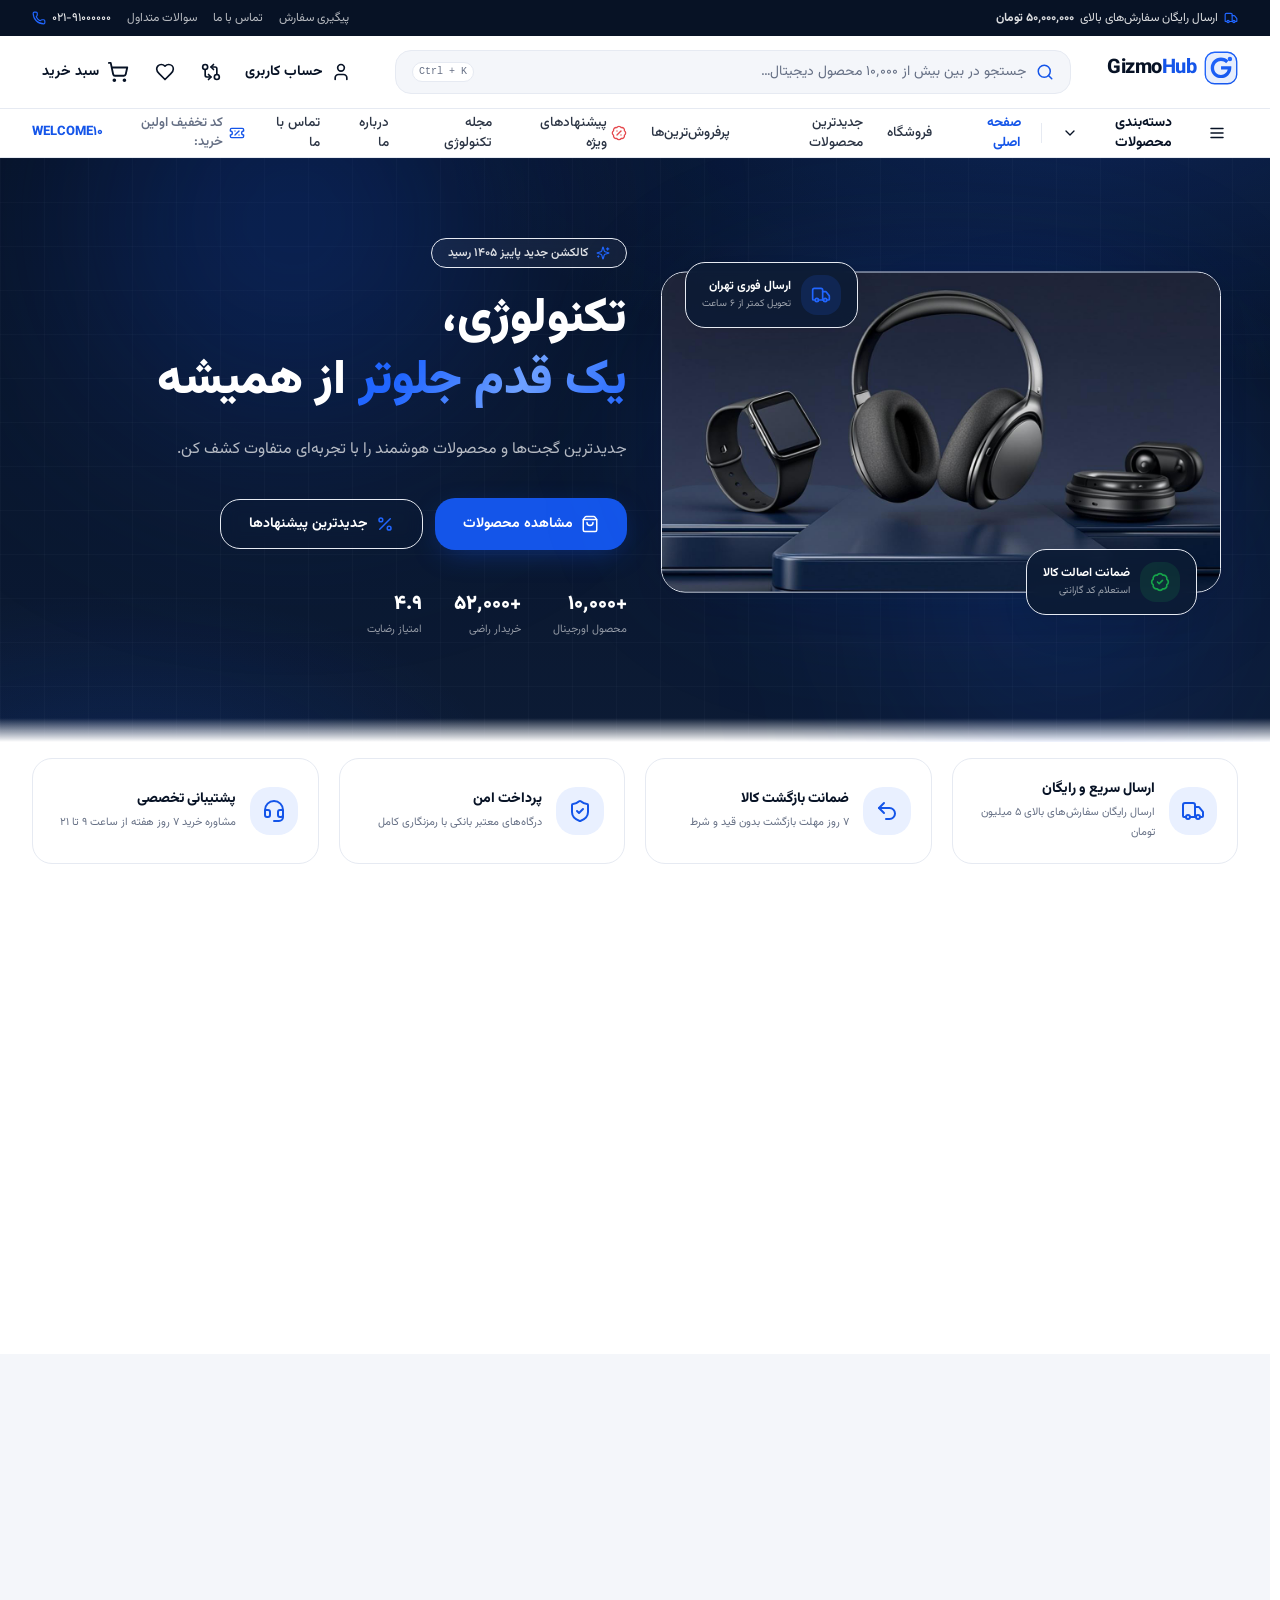
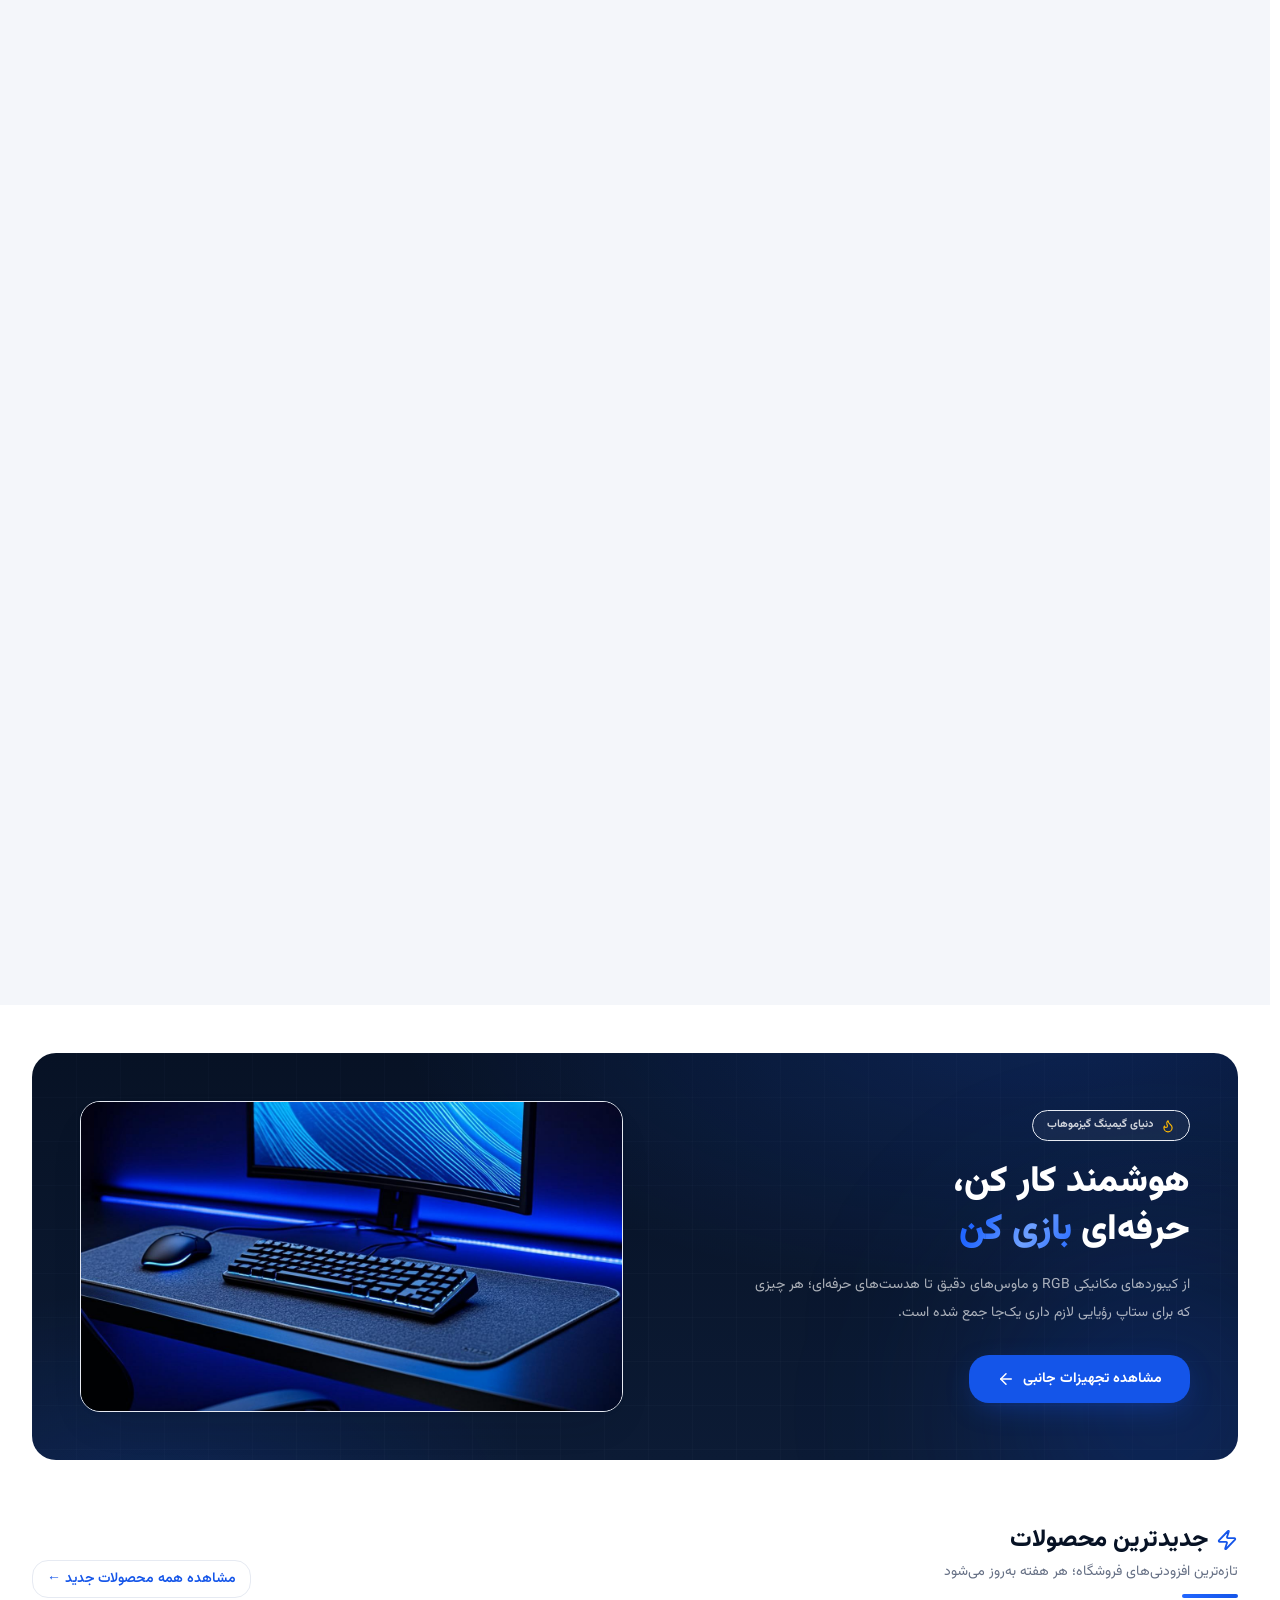
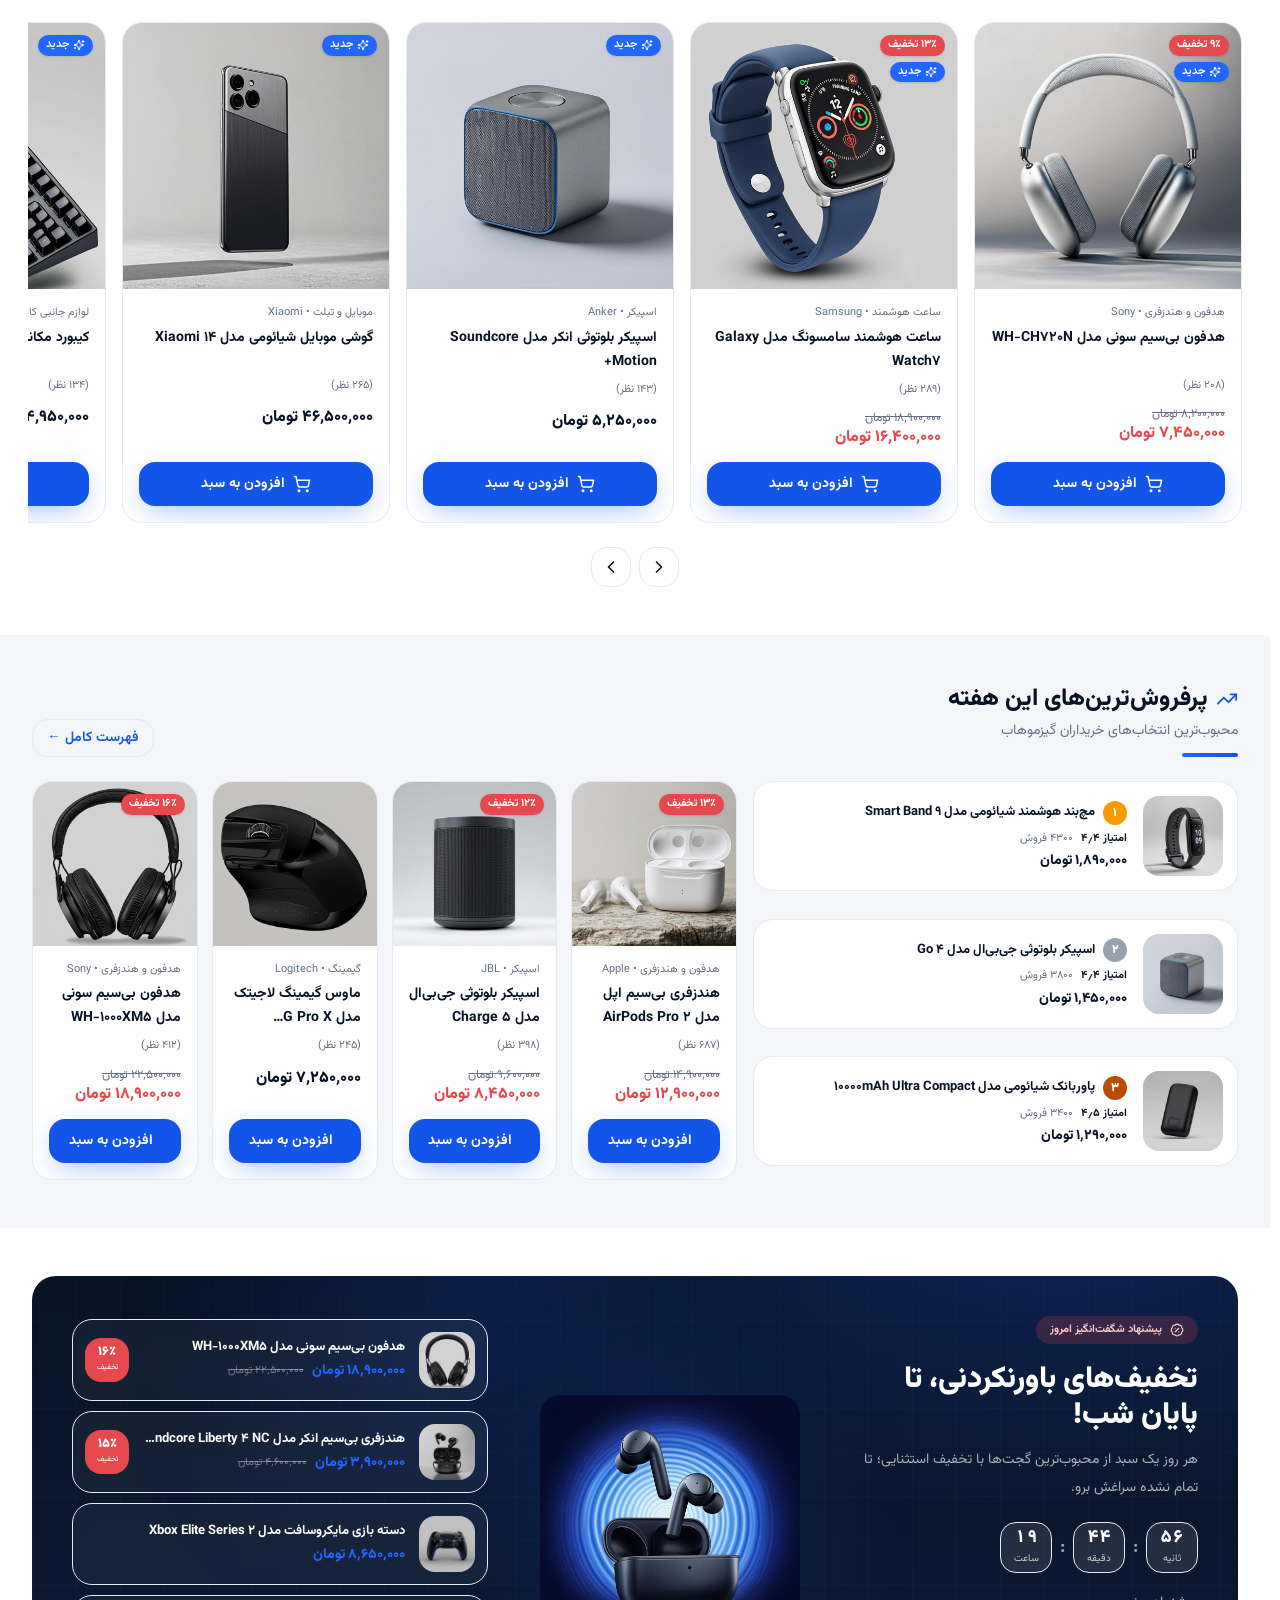
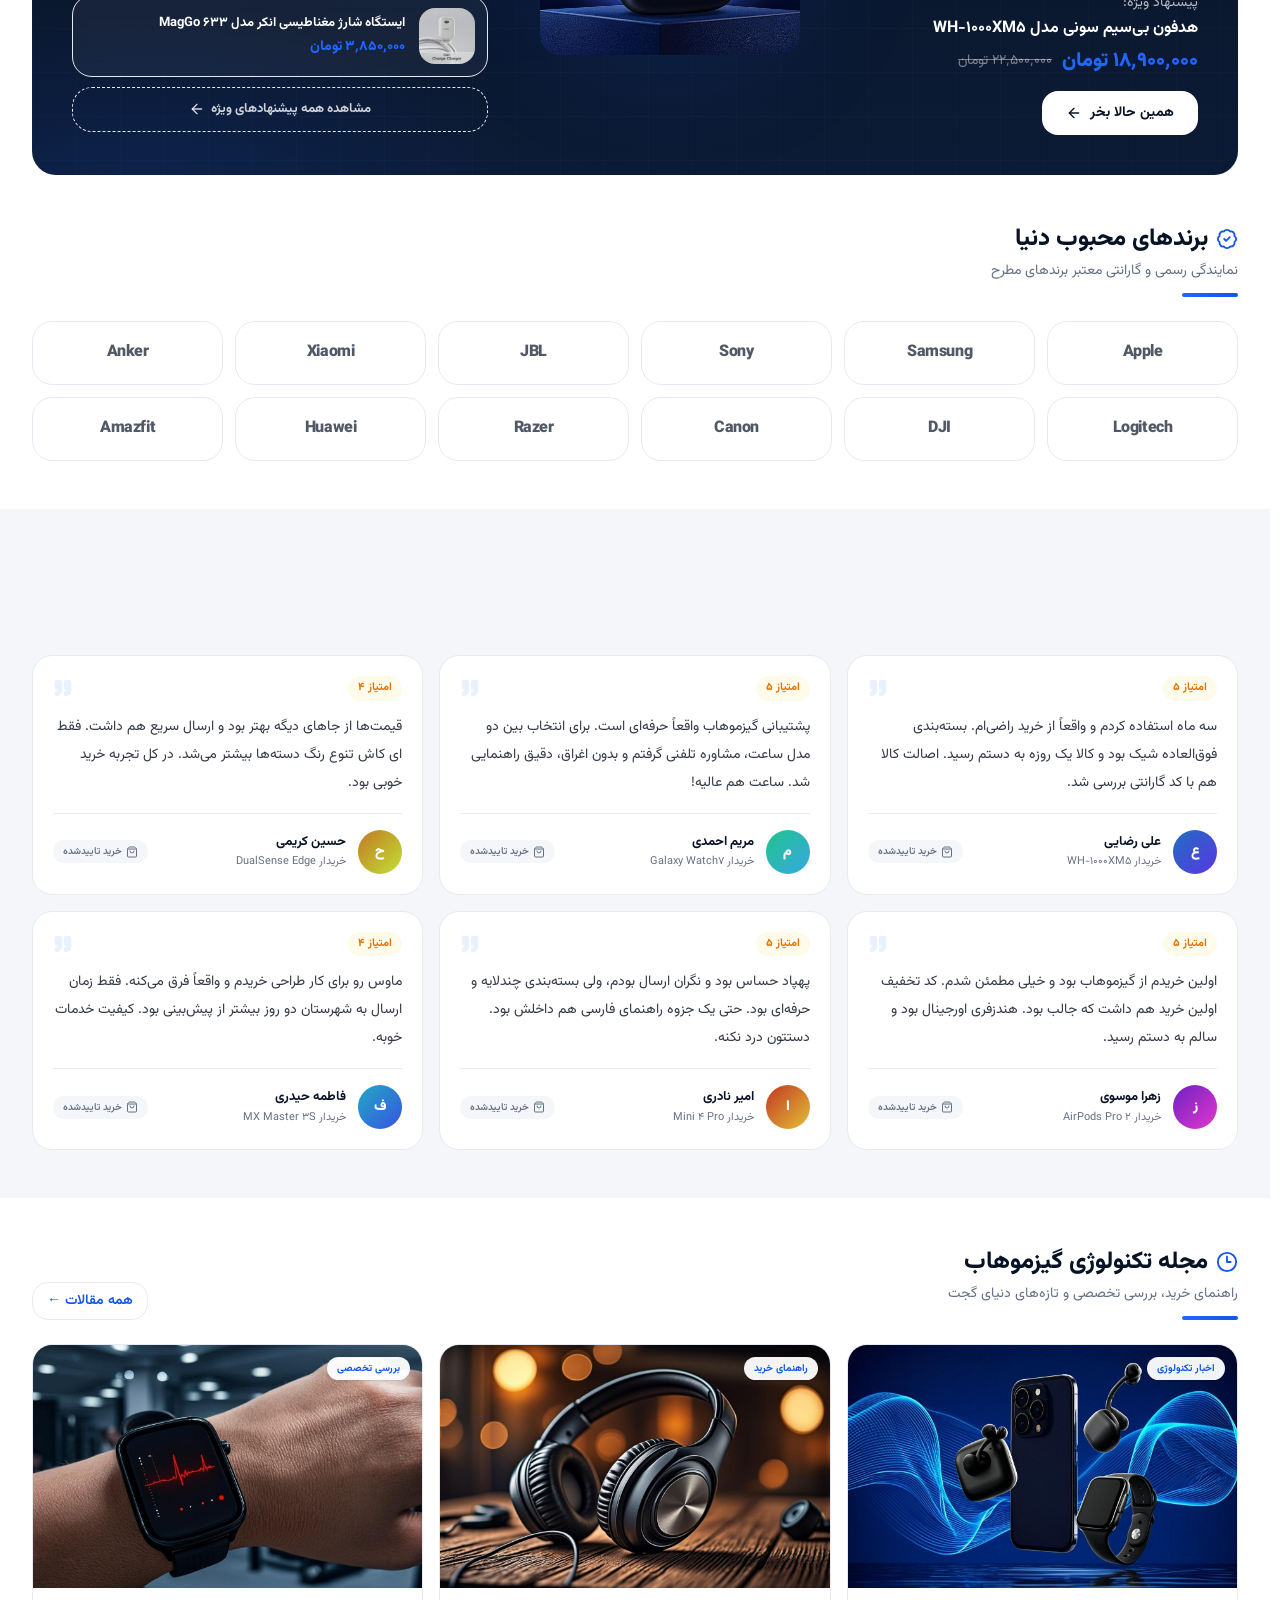
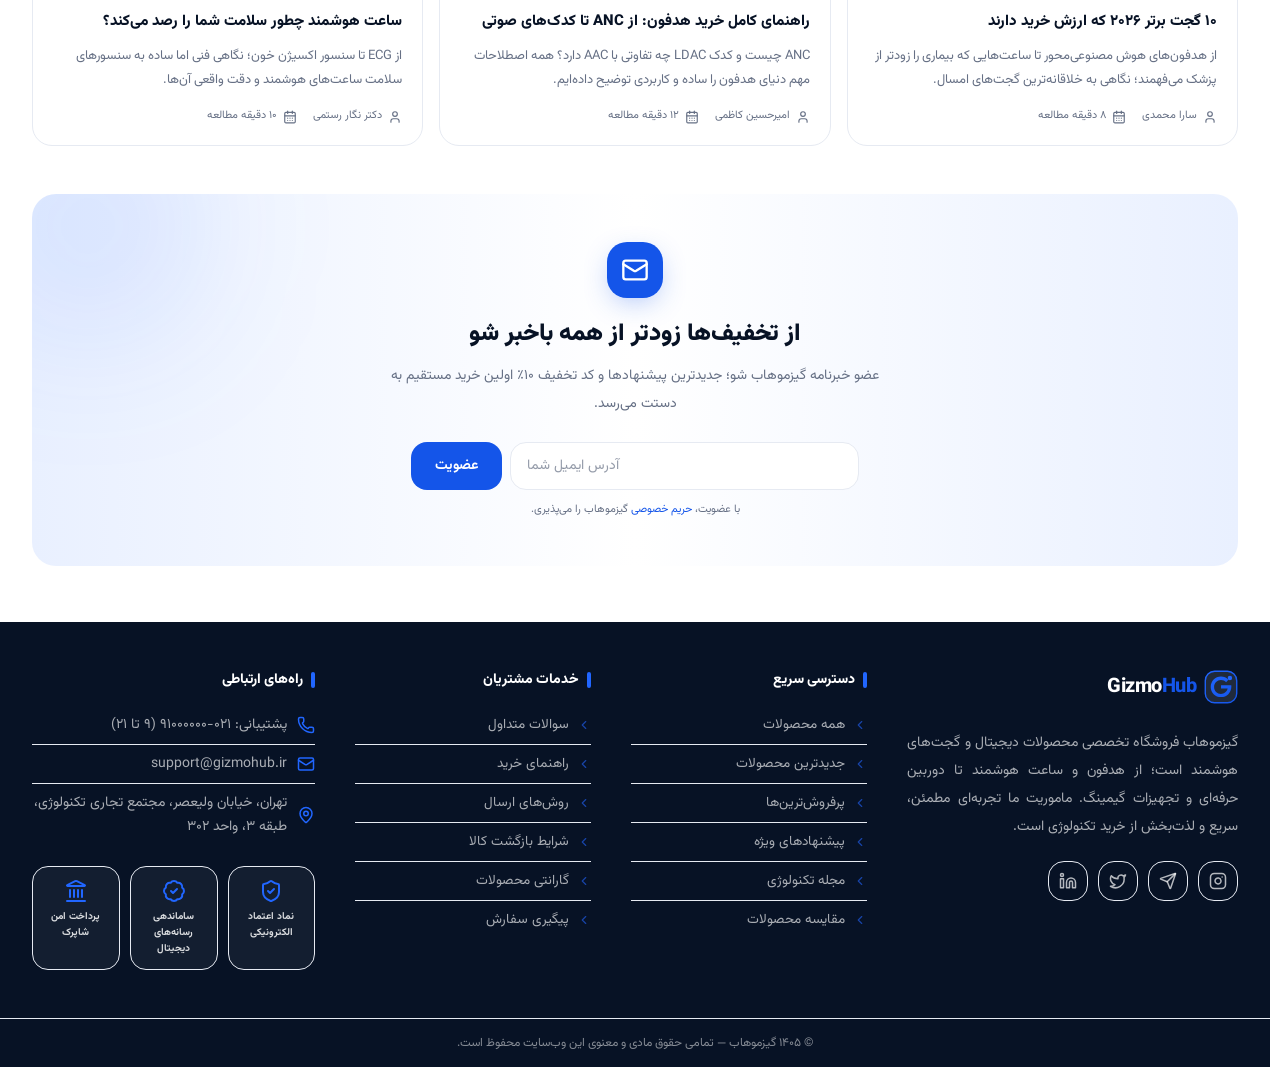
<file: index.html>
<!DOCTYPE html><!--IojI3GlOnMpnD90_cyBDg--><html lang="fa" dir="rtl"><head><meta charSet="utf-8"/><meta name="viewport" content="width=device-width, initial-scale=1"/><link rel="preload" as="image" href="/images/hero-scene.png"/><link rel="stylesheet" href="/_next/static/chunks/d223eb55e6bf4d65.css" data-precedence="next"/><link rel="preload" as="script" fetchPriority="low" href="/_next/static/chunks/09ef4a237bd8ef2b.js"/><script src="/_next/static/chunks/abc386bdde209760.js" async=""></script><script src="/_next/static/chunks/3b3c7ed019bbd741.js" async=""></script><script src="/_next/static/chunks/turbopack-5789bfb48737e4c8.js" async=""></script><script src="/_next/static/chunks/ff1a16fafef87110.js" async=""></script><script src="/_next/static/chunks/308a93790b408b14.js" async=""></script><script src="/_next/static/chunks/ffffba98022e8521.js" async=""></script><script src="/_next/static/chunks/d2be314c3ece3fbe.js" async=""></script><script src="/_next/static/chunks/5331a5d448e770c5.js" async=""></script><link rel="icon" href="/icon.svg" type="image/svg+xml"/><link rel="apple-touch-icon" href="/icon.svg"/><meta name="theme-color" content="#071225"/><title>گیزموهاب | فروشگاه تخصصی گجت و محصولات دیجیتال</title><meta name="description" content="گیزموهاب فروشگاه آنلاین تخصصی محصولات دیجیتال، لوازم جانبی موبایل، ساعت هوشمند، هدفون، تجهیزات گیمینگ و دوربین با ضمانت اصالت کالا، ارسال سریع و پشتیبانی تخصصی."/><meta name="application-name" content="گیزموهاب"/><meta name="author" content="گیزموهاب"/><link rel="manifest" href="/manifest.webmanifest"/><meta name="keywords" content="فروشگاه دیجیتال,گجت هوشمند,ساعت هوشمند,هدفون,گیمینگ,لوازم جانبی موبایل,گیزموهاب"/><meta name="creator" content="گیزموهاب"/><meta name="robots" content="index, follow"/><meta name="googlebot" content="index, follow, max-image-preview:large, max-snippet:-1"/><link rel="canonical" href="https://gizmohub.ir"/><meta name="format-detection" content="telephone=no"/><meta property="og:title" content="گیزموهاب | تکنولوژی، یک قدم جلوتر از همیشه"/><meta property="og:description" content="جدیدترین گجت‌ها و محصولات هوشمند را با تجربه‌ای متفاوت کشف کنید."/><meta property="og:url" content="https://gizmohub.ir"/><meta property="og:site_name" content="گیزموهاب"/><meta property="og:locale" content="fa_IR"/><meta property="og:image" content="https://gizmohub.ir/images/hero-scene.png"/><meta property="og:image:width" content="1344"/><meta property="og:image:height" content="768"/><meta property="og:image:alt" content="گیزموهاب — فروشگاه تخصصی گجت"/><meta property="og:type" content="website"/><meta name="twitter:card" content="summary_large_image"/><meta name="twitter:title" content="گیزموهاب | تکنولوژی، یک قدم جلوتر از همیشه"/><meta name="twitter:description" content="جدیدترین گجت‌ها و محصولات هوشمند را با تجربه‌ای متفاوت کشف کنید."/><meta name="twitter:image" content="https://gizmohub.ir/images/hero-scene.png"/><script type="application/ld+json">{"@context":"https://schema.org","@graph":[{"@context":"https://schema.org","@type":"OnlineStore","name":"گیزموهاب","alternateName":"GizmoHub","url":"https://gizmohub.ir","logo":"https://gizmohub.ir/logo.svg","image":"https://gizmohub.ir/images/hero-scene.png","description":"فروشگاه تخصصی گجت و محصولات دیجیتال با ضمانت اصالت کالا","telephone":"+9821910000000","email":"support@gizmohub.ir","priceRange":"$$","address":{"@type":"PostalAddress","addressCountry":"IR","addressLocality":"تهران","streetAddress":"خیابان ولیعصر، مجتمع تجاری تکنولوژی"},"openingHoursSpecification":{"@type":"OpeningHoursSpecification","dayOfWeek":["Saturday","Sunday","Monday","Tuesday","Wednesday","Thursday","Friday"],"opens":"09:00","closes":"21:00"}},{"@context":"https://schema.org","@type":"WebSite","name":"گیزموهاب","alternateName":"GizmoHub","url":"https://gizmohub.ir","inLanguage":"fa-IR","potentialAction":{"@type":"SearchAction","target":{"@type":"EntryPoint","urlTemplate":"https://gizmohub.ir/#/shop?q={search_term_string}"},"query-input":"required name=search_term_string"}}]}</script><script src="/_next/static/chunks/a6dad97d9634a72d.js" noModule=""></script></head><body class="antialiased bg-background text-foreground flex min-h-screen flex-col"><div hidden=""><!--$--><!--/$--></div><header class="sticky top-0 z-50 w-full"><div class="bg-navy text-white"><div class="container-x flex h-9 items-center justify-between text-[12px]"><p class="flex items-center gap-1.5 text-white/85"><svg xmlns="http://www.w3.org/2000/svg" width="24" height="24" viewBox="0 0 24 24" fill="none" stroke="currentColor" stroke-width="2" stroke-linecap="round" stroke-linejoin="round" class="lucide lucide-truck h-3.5 w-3.5 text-bright" aria-hidden="true"><path d="M14 18V6a2 2 0 0 0-2-2H4a2 2 0 0 0-2 2v11a1 1 0 0 0 1 1h2"></path><path d="M15 18H9"></path><path d="M19 18h2a1 1 0 0 0 1-1v-3.65a1 1 0 0 0-.22-.624l-3.48-4.35A1 1 0 0 0 17.52 8H14"></path><circle cx="17" cy="18" r="2"></circle><circle cx="7" cy="18" r="2"></circle></svg>ارسال رایگان سفارش‌های بالای <span class="font-bold">۵۰٬۰۰۰٬۰۰۰ تومان</span></p><div class="hidden items-center gap-4 text-white/70 sm:flex"><a href="#/track-order" class="transition-colors hover:text-white">پیگیری سفارش</a><a href="#/contact" class="transition-colors hover:text-white">تماس با ما</a><a href="#/faq" class="transition-colors hover:text-white">سوالات متداول</a><span class="flex items-center gap-1.5 text-white" dir="ltr"><svg xmlns="http://www.w3.org/2000/svg" width="24" height="24" viewBox="0 0 24 24" fill="none" stroke="currentColor" stroke-width="2" stroke-linecap="round" stroke-linejoin="round" class="lucide lucide-phone h-3.5 w-3.5 text-bright" aria-hidden="true"><path d="M13.832 16.568a1 1 0 0 0 1.213-.303l.355-.465A2 2 0 0 1 17 15h3a2 2 0 0 1 2 2v3a2 2 0 0 1-2 2A18 18 0 0 1 2 4a2 2 0 0 1 2-2h3a2 2 0 0 1 2 2v3a2 2 0 0 1-.8 1.6l-.468.351a1 1 0 0 0-.292 1.233 14 14 0 0 0 6.392 6.384"></path></svg>۰۲۱-۹۱۰۰۰۰۰۰</span></div></div></div><div class="border-b border-border bg-white/95 backdrop-blur transition-shadow"><div class="container-x flex h-16 items-center gap-3 lg:h-[72px]"><button aria-label="باز کردن منو" class="flex h-10 w-10 items-center justify-center rounded-xl text-navy transition-colors hover:bg-soft lg:hidden"><svg xmlns="http://www.w3.org/2000/svg" width="24" height="24" viewBox="0 0 24 24" fill="none" stroke="currentColor" stroke-width="2" stroke-linecap="round" stroke-linejoin="round" class="lucide lucide-menu h-5.5 w-5.5" aria-hidden="true"><path d="M4 12h16"></path><path d="M4 18h16"></path><path d="M4 6h16"></path></svg></button><a href="#/" aria-label="گیزموهاب — صفحه اصلی" class="shrink-0"><span class="inline-flex items-center gap-2 select-none"><svg width="34" height="34" viewBox="0 0 40 40" fill="none" aria-hidden="true" class="shrink-0"><rect x="1.5" y="1.5" width="37" height="37" rx="11" class="fill-[#1455E9]/10"></rect><rect x="1.5" y="1.5" width="37" height="37" rx="11" stroke="url(#ghGrad)" stroke-width="1.6"></rect><path d="M27 13.6c-1.7-1.9-4.2-3.1-7-3.1-5.2 0-9.4 4.2-9.4 9.5s4.2 9.5 9.4 9.5c4.5 0 8.3-3.1 9.2-7.3h-9.1v-4.4h14c.1.6.1 1.2.1 1.8 0 7.9-6.2 14.3-14.1 14.3S6 27.9 6 20 12.1 5.7 20 5.7c4 0 7.6 1.6 10.2 4.3l-3.2 3.6z" fill="url(#ghGrad)" transform="scale(0.86) translate(3.2 3.2)"></path><circle cx="30.5" cy="9.5" r="2.6" fill="#2166FF"></circle><defs><linearGradient id="ghGrad" x1="0" y1="0" x2="40" y2="40" gradientUnits="userSpaceOnUse"><stop stop-color="#2166FF"></stop><stop offset="1" stop-color="#1455E9"></stop></linearGradient></defs></svg><span class="font-extrabold text-xl tracking-tight text-navy">Gizmo<span class="text-electric">Hub</span></span></span></a><button class="mx-2 hidden h-11 flex-1 items-center gap-2.5 rounded-xl border border-border bg-soft px-4 text-sm text-subtext transition-all hover:border-bright/50 hover:bg-white lg:flex xl:mx-6"><svg xmlns="http://www.w3.org/2000/svg" width="24" height="24" viewBox="0 0 24 24" fill="none" stroke="currentColor" stroke-width="2" stroke-linecap="round" stroke-linejoin="round" class="lucide lucide-search h-4.5 w-4.5 text-electric" aria-hidden="true"><path d="m21 21-4.34-4.34"></path><circle cx="11" cy="11" r="8"></circle></svg><span>جستجو در بین بیش از ۱۰٬۰۰۰ محصول دیجیتال…</span><kbd class="ms-auto hidden rounded-md border border-border bg-white px-1.5 py-0.5 text-[10px] text-subtext xl:block">Ctrl + K</kbd></button><div class="ms-auto flex items-center gap-1 lg:gap-1.5"><button aria-label="جستجو" class="flex h-10 w-10 items-center justify-center rounded-xl text-navy transition-colors hover:bg-soft lg:hidden"><svg xmlns="http://www.w3.org/2000/svg" width="24" height="24" viewBox="0 0 24 24" fill="none" stroke="currentColor" stroke-width="2" stroke-linecap="round" stroke-linejoin="round" class="lucide lucide-search h-5 w-5" aria-hidden="true"><path d="m21 21-4.34-4.34"></path><circle cx="11" cy="11" r="8"></circle></svg></button><button aria-label="حساب کاربری" class="flex h-10 items-center gap-2 rounded-xl px-2 text-navy transition-colors hover:bg-soft" type="button" id="radix-_R_192db_" aria-haspopup="menu" aria-expanded="false" data-state="closed" data-slot="dropdown-menu-trigger"><svg xmlns="http://www.w3.org/2000/svg" width="24" height="24" viewBox="0 0 24 24" fill="none" stroke="currentColor" stroke-width="2" stroke-linecap="round" stroke-linejoin="round" class="lucide lucide-user h-5 w-5" aria-hidden="true"><path d="M19 21v-2a4 4 0 0 0-4-4H9a4 4 0 0 0-4 4v2"></path><circle cx="12" cy="7" r="4"></circle></svg><span class="hidden text-sm font-bold xl:block">حساب کاربری</span></button><a href="#/compare" aria-label="مقایسه محصولات" class="relative hidden h-10 w-10 items-center justify-center rounded-xl text-navy transition-colors hover:bg-soft sm:flex"><svg xmlns="http://www.w3.org/2000/svg" width="24" height="24" viewBox="0 0 24 24" fill="none" stroke="currentColor" stroke-width="2" stroke-linecap="round" stroke-linejoin="round" class="lucide lucide-git-compare-arrows h-5 w-5" aria-hidden="true"><circle cx="5" cy="6" r="3"></circle><path d="M12 6h5a2 2 0 0 1 2 2v7"></path><path d="m15 9-3-3 3-3"></path><circle cx="19" cy="18" r="3"></circle><path d="M12 18H7a2 2 0 0 1-2-2V9"></path><path d="m9 15 3 3-3 3"></path></svg></a><a href="#/wishlist" aria-label="علاقه‌مندی‌ها" class="relative flex h-10 w-10 items-center justify-center rounded-xl text-navy transition-colors hover:bg-soft"><svg xmlns="http://www.w3.org/2000/svg" width="24" height="24" viewBox="0 0 24 24" fill="none" stroke="currentColor" stroke-width="2" stroke-linecap="round" stroke-linejoin="round" class="lucide lucide-heart h-5 w-5" aria-hidden="true"><path d="M19 14c1.49-1.46 3-3.21 3-5.5A5.5 5.5 0 0 0 16.5 3c-1.76 0-3 .5-4.5 2-1.5-1.5-2.74-2-4.5-2A5.5 5.5 0 0 0 2 8.5c0 2.3 1.5 4.05 3 5.5l7 7Z"></path></svg></a><button aria-label="سبد خرید" class="relative flex h-10 items-center gap-2 rounded-xl px-2.5 text-navy transition-colors hover:bg-soft"><span class="relative"><svg xmlns="http://www.w3.org/2000/svg" width="24" height="24" viewBox="0 0 24 24" fill="none" stroke="currentColor" stroke-width="2" stroke-linecap="round" stroke-linejoin="round" class="lucide lucide-shopping-cart h-5.5 w-5.5" aria-hidden="true"><circle cx="8" cy="21" r="1"></circle><circle cx="19" cy="21" r="1"></circle><path d="M2.05 2.05h2l2.66 12.42a2 2 0 0 0 2 1.58h9.78a2 2 0 0 0 1.95-1.57l1.65-7.43H5.12"></path></svg></span><span class="hidden text-sm font-bold xl:block">سبد خرید</span></button></div></div></div><div class="hidden border-b border-border bg-white lg:block"><div class="container-x flex h-12 items-center gap-1"><div class="relative"><button aria-expanded="false" aria-haspopup="true" class="flex h-12 items-center gap-1.5 px-3 text-sm font-bold transition-colors text-navy hover:text-electric"><svg xmlns="http://www.w3.org/2000/svg" width="24" height="24" viewBox="0 0 24 24" fill="none" stroke="currentColor" stroke-width="2" stroke-linecap="round" stroke-linejoin="round" class="lucide lucide-menu h-4.5 w-4.5" aria-hidden="true"><path d="M4 12h16"></path><path d="M4 18h16"></path><path d="M4 6h16"></path></svg>دسته‌بندی محصولات<svg xmlns="http://www.w3.org/2000/svg" width="24" height="24" viewBox="0 0 24 24" fill="none" stroke="currentColor" stroke-width="2" stroke-linecap="round" stroke-linejoin="round" class="lucide lucide-chevron-down h-4 w-4 transition-transform duration-200" aria-hidden="true"><path d="m6 9 6 6 6-6"></path></svg></button><div class="absolute start-0 top-12 z-50 w-[880px] max-w-[calc(100vw-3rem)] transition-[opacity,transform,visibility] duration-200 ease-out motion-reduce:transition-none invisible -translate-y-1.5 opacity-0" aria-hidden="true"><div class="overflow-hidden rounded-2xl border border-border bg-white shadow-soft-lg"><div class="grid grid-cols-[240px_minmax(0,1fr)]"><div class="bg-navy p-5"><p class="mb-4 flex items-center gap-2 text-sm font-extrabold text-white"><svg xmlns="http://www.w3.org/2000/svg" width="24" height="24" viewBox="0 0 24 24" fill="none" stroke="currentColor" stroke-width="2" stroke-linecap="round" stroke-linejoin="round" class="lucide lucide-store h-4 w-4 text-bright" aria-hidden="true"><path d="m2 7 4.41-4.41A2 2 0 0 1 7.83 2h8.34a2 2 0 0 1 1.42.59L22 7"></path><path d="M4 12v8a2 2 0 0 0 2 2h12a2 2 0 0 0 2-2v-8"></path><path d="M15 22v-4a2 2 0 0 0-2-2h-2a2 2 0 0 0-2 2v4"></path><path d="M2 7h20"></path><path d="M22 7v3a2 2 0 0 1-2 2a2.7 2.7 0 0 1-1.59-.63.7.7 0 0 0-.82 0A2.7 2.7 0 0 1 16 12a2.7 2.7 0 0 1-1.59-.63.7.7 0 0 0-.82 0A2.7 2.7 0 0 1 12 12a2.7 2.7 0 0 1-1.59-.63.7.7 0 0 0-.82 0A2.7 2.7 0 0 1 8 12a2.7 2.7 0 0 1-1.59-.63.7.7 0 0 0-.82 0A2.7 2.7 0 0 1 4 12a2 2 0 0 1-2-2V7"></path></svg>همه دسته‌بندی‌ها</p><ul class="space-y-1"><li><a href="#/category/mobile-tablet" class="flex items-center gap-2.5 rounded-lg px-2.5 py-2 text-[13px] font-medium text-white/75 transition-all hover:bg-white/10 hover:text-white"><span class="h-1.5 w-1.5 rounded-full bg-bright"></span>موبایل و تبلت</a></li><li><a href="#/category/headphones" class="flex items-center gap-2.5 rounded-lg px-2.5 py-2 text-[13px] font-medium text-white/75 transition-all hover:bg-white/10 hover:text-white"><span class="h-1.5 w-1.5 rounded-full bg-bright"></span>هدفون و هندزفری</a></li><li><a href="#/category/smartwatch" class="flex items-center gap-2.5 rounded-lg px-2.5 py-2 text-[13px] font-medium text-white/75 transition-all hover:bg-white/10 hover:text-white"><span class="h-1.5 w-1.5 rounded-full bg-bright"></span>ساعت هوشمند</a></li><li><a href="#/category/speakers" class="flex items-center gap-2.5 rounded-lg px-2.5 py-2 text-[13px] font-medium text-white/75 transition-all hover:bg-white/10 hover:text-white"><span class="h-1.5 w-1.5 rounded-full bg-bright"></span>اسپیکر</a></li><li><a href="#/category/powerbank" class="flex items-center gap-2.5 rounded-lg px-2.5 py-2 text-[13px] font-medium text-white/75 transition-all hover:bg-white/10 hover:text-white"><span class="h-1.5 w-1.5 rounded-full bg-bright"></span>پاوربانک و شارژر</a></li><li><a href="#/category/computer-accessories" class="flex items-center gap-2.5 rounded-lg px-2.5 py-2 text-[13px] font-medium text-white/75 transition-all hover:bg-white/10 hover:text-white"><span class="h-1.5 w-1.5 rounded-full bg-bright"></span>لوازم جانبی کامپیوتر</a></li><li><a href="#/category/gaming" class="flex items-center gap-2.5 rounded-lg px-2.5 py-2 text-[13px] font-medium text-white/75 transition-all hover:bg-white/10 hover:text-white"><span class="h-1.5 w-1.5 rounded-full bg-bright"></span>گیمینگ</a></li><li><a href="#/category/camera" class="flex items-center gap-2.5 rounded-lg px-2.5 py-2 text-[13px] font-medium text-white/75 transition-all hover:bg-white/10 hover:text-white"><span class="h-1.5 w-1.5 rounded-full bg-bright"></span>دوربین و تصویربرداری</a></li><li><a href="#/category/smart-gadgets" class="flex items-center gap-2.5 rounded-lg px-2.5 py-2 text-[13px] font-medium text-white/75 transition-all hover:bg-white/10 hover:text-white"><span class="h-1.5 w-1.5 rounded-full bg-bright"></span>گجت‌های هوشمند</a></li></ul><div class="mt-4 rounded-xl bg-gradient-to-l from-electric/30 to-bright/20 p-3.5"><p class="flex items-center gap-1.5 text-xs font-bold text-white"><svg xmlns="http://www.w3.org/2000/svg" width="24" height="24" viewBox="0 0 24 24" fill="none" stroke="currentColor" stroke-width="2" stroke-linecap="round" stroke-linejoin="round" class="lucide lucide-sparkles h-3.5 w-3.5" aria-hidden="true"><path d="M9.937 15.5A2 2 0 0 0 8.5 14.063l-6.135-1.582a.5.5 0 0 1 0-.962L8.5 9.936A2 2 0 0 0 9.937 8.5l1.582-6.135a.5.5 0 0 1 .963 0L14.063 8.5A2 2 0 0 0 15.5 9.937l6.135 1.581a.5.5 0 0 1 0 .964L15.5 14.063a2 2 0 0 0-1.437 1.437l-1.582 6.135a.5.5 0 0 1-.963 0z"></path><path d="M20 3v4"></path><path d="M22 5h-4"></path><path d="M4 17v2"></path><path d="M5 18H3"></path></svg>کالکشن پاییزی گیزموهاب</p><a href="#/shop?onsale=1" class="mt-1 block text-[11px] text-white/75 hover:text-white">تا ۴۵٪ تخفیف محصولات منتخب ←</a></div></div><div class="grid grid-cols-2 gap-x-6 gap-y-5 p-6 xl:grid-cols-3"><div><a href="#/category/mobile-tablet" class="group flex items-center gap-2.5"><span class="flex h-10 w-10 items-center justify-center rounded-xl bg-sky text-electric transition-colors group-hover:bg-electric group-hover:text-white"><svg xmlns="http://www.w3.org/2000/svg" width="24" height="24" viewBox="0 0 24 24" fill="none" stroke="currentColor" stroke-width="2" stroke-linecap="round" stroke-linejoin="round" class="lucide lucide-sparkles h-5 w-5" aria-hidden="true"><path d="M9.937 15.5A2 2 0 0 0 8.5 14.063l-6.135-1.582a.5.5 0 0 1 0-.962L8.5 9.936A2 2 0 0 0 9.937 8.5l1.582-6.135a.5.5 0 0 1 .963 0L14.063 8.5A2 2 0 0 0 15.5 9.937l6.135 1.581a.5.5 0 0 1 0 .964L15.5 14.063a2 2 0 0 0-1.437 1.437l-1.582 6.135a.5.5 0 0 1-.963 0z"></path><path d="M20 3v4"></path><path d="M22 5h-4"></path><path d="M4 17v2"></path><path d="M5 18H3"></path></svg></span><span class="text-sm font-bold text-navy transition-colors group-hover:text-electric">موبایل و تبلت</span></a><ul class="mt-2 space-y-1 ps-1"><li><a href="#/shop?cat=mobile-tablet" class="text-xs text-subtext transition-colors hover:text-electric">گوشی موبایل</a></li><li><a href="#/shop?cat=mobile-tablet" class="text-xs text-subtext transition-colors hover:text-electric">تبلت</a></li><li><a href="#/shop?cat=mobile-tablet" class="text-xs text-subtext transition-colors hover:text-electric">لپ‌تاپ</a></li><li><a href="#/shop?cat=mobile-tablet" class="text-xs text-subtext transition-colors hover:text-electric">قاب و محافظ صفحه</a></li></ul></div><div><a href="#/category/headphones" class="group flex items-center gap-2.5"><span class="flex h-10 w-10 items-center justify-center rounded-xl bg-sky text-electric transition-colors group-hover:bg-electric group-hover:text-white"><svg xmlns="http://www.w3.org/2000/svg" width="24" height="24" viewBox="0 0 24 24" fill="none" stroke="currentColor" stroke-width="2" stroke-linecap="round" stroke-linejoin="round" class="lucide lucide-headphones h-5 w-5" aria-hidden="true"><path d="M3 14h3a2 2 0 0 1 2 2v3a2 2 0 0 1-2 2H5a2 2 0 0 1-2-2v-7a9 9 0 0 1 18 0v7a2 2 0 0 1-2 2h-1a2 2 0 0 1-2-2v-3a2 2 0 0 1 2-2h3"></path></svg></span><span class="text-sm font-bold text-navy transition-colors group-hover:text-electric">هدفون و هندزفری</span></a><ul class="mt-2 space-y-1 ps-1"><li><a href="#/shop?cat=headphones" class="text-xs text-subtext transition-colors hover:text-electric">هدفون بی‌سیم</a></li><li><a href="#/shop?cat=headphones" class="text-xs text-subtext transition-colors hover:text-electric">هندزفری بی‌سیم</a></li><li><a href="#/shop?cat=headphones" class="text-xs text-subtext transition-colors hover:text-electric">هدست گیمینگ</a></li><li><a href="#/shop?cat=headphones" class="text-xs text-subtext transition-colors hover:text-electric">هدفون ورزشی</a></li></ul></div><div><a href="#/category/smartwatch" class="group flex items-center gap-2.5"><span class="flex h-10 w-10 items-center justify-center rounded-xl bg-sky text-electric transition-colors group-hover:bg-electric group-hover:text-white"><svg xmlns="http://www.w3.org/2000/svg" width="24" height="24" viewBox="0 0 24 24" fill="none" stroke="currentColor" stroke-width="2" stroke-linecap="round" stroke-linejoin="round" class="lucide lucide-sparkles h-5 w-5" aria-hidden="true"><path d="M9.937 15.5A2 2 0 0 0 8.5 14.063l-6.135-1.582a.5.5 0 0 1 0-.962L8.5 9.936A2 2 0 0 0 9.937 8.5l1.582-6.135a.5.5 0 0 1 .963 0L14.063 8.5A2 2 0 0 0 15.5 9.937l6.135 1.581a.5.5 0 0 1 0 .964L15.5 14.063a2 2 0 0 0-1.437 1.437l-1.582 6.135a.5.5 0 0 1-.963 0z"></path><path d="M20 3v4"></path><path d="M22 5h-4"></path><path d="M4 17v2"></path><path d="M5 18H3"></path></svg></span><span class="text-sm font-bold text-navy transition-colors group-hover:text-electric">ساعت هوشمند</span></a><ul class="mt-2 space-y-1 ps-1"><li><a href="#/shop?cat=smartwatch" class="text-xs text-subtext transition-colors hover:text-electric">اسمارت واچ</a></li><li><a href="#/shop?cat=smartwatch" class="text-xs text-subtext transition-colors hover:text-electric">مچ‌بند هوشمند</a></li><li><a href="#/shop?cat=smartwatch" class="text-xs text-subtext transition-colors hover:text-electric">بند و لوازم جانبی</a></li><li><a href="#/shop?cat=smartwatch" class="text-xs text-subtext transition-colors hover:text-electric">ساعت ورزشی</a></li></ul></div><div><a href="#/category/speakers" class="group flex items-center gap-2.5"><span class="flex h-10 w-10 items-center justify-center rounded-xl bg-sky text-electric transition-colors group-hover:bg-electric group-hover:text-white"><svg xmlns="http://www.w3.org/2000/svg" width="24" height="24" viewBox="0 0 24 24" fill="none" stroke="currentColor" stroke-width="2" stroke-linecap="round" stroke-linejoin="round" class="lucide lucide-headphones h-5 w-5" aria-hidden="true"><path d="M3 14h3a2 2 0 0 1 2 2v3a2 2 0 0 1-2 2H5a2 2 0 0 1-2-2v-7a9 9 0 0 1 18 0v7a2 2 0 0 1-2 2h-1a2 2 0 0 1-2-2v-3a2 2 0 0 1 2-2h3"></path></svg></span><span class="text-sm font-bold text-navy transition-colors group-hover:text-electric">اسپیکر</span></a><ul class="mt-2 space-y-1 ps-1"><li><a href="#/shop?cat=speakers" class="text-xs text-subtext transition-colors hover:text-electric">اسپیکر بلوتوثی</a></li><li><a href="#/shop?cat=speakers" class="text-xs text-subtext transition-colors hover:text-electric">اسپیکر ضدآب</a></li><li><a href="#/shop?cat=speakers" class="text-xs text-subtext transition-colors hover:text-electric">اسپیکر هوشمند</a></li><li><a href="#/shop?cat=speakers" class="text-xs text-subtext transition-colors hover:text-electric">ساندبار</a></li></ul></div><div><a href="#/category/powerbank" class="group flex items-center gap-2.5"><span class="flex h-10 w-10 items-center justify-center rounded-xl bg-sky text-electric transition-colors group-hover:bg-electric group-hover:text-white"><svg xmlns="http://www.w3.org/2000/svg" width="24" height="24" viewBox="0 0 24 24" fill="none" stroke="currentColor" stroke-width="2" stroke-linecap="round" stroke-linejoin="round" class="lucide lucide-package h-5 w-5" aria-hidden="true"><path d="M11 21.73a2 2 0 0 0 2 0l7-4A2 2 0 0 0 21 16V8a2 2 0 0 0-1-1.73l-7-4a2 2 0 0 0-2 0l-7 4A2 2 0 0 0 3 8v8a2 2 0 0 0 1 1.73z"></path><path d="M12 22V12"></path><polyline points="3.29 7 12 12 20.71 7"></polyline><path d="m7.5 4.27 9 5.15"></path></svg></span><span class="text-sm font-bold text-navy transition-colors group-hover:text-electric">پاوربانک و شارژر</span></a><ul class="mt-2 space-y-1 ps-1"><li><a href="#/shop?cat=powerbank" class="text-xs text-subtext transition-colors hover:text-electric">پاوربانک</a></li><li><a href="#/shop?cat=powerbank" class="text-xs text-subtext transition-colors hover:text-electric">شارژر دیواری</a></li><li><a href="#/shop?cat=powerbank" class="text-xs text-subtext transition-colors hover:text-electric">شارژر فندکی</a></li><li><a href="#/shop?cat=powerbank" class="text-xs text-subtext transition-colors hover:text-electric">کابل و آداپتور</a></li></ul></div><div><a href="#/category/computer-accessories" class="group flex items-center gap-2.5"><span class="flex h-10 w-10 items-center justify-center rounded-xl bg-sky text-electric transition-colors group-hover:bg-electric group-hover:text-white"><svg xmlns="http://www.w3.org/2000/svg" width="24" height="24" viewBox="0 0 24 24" fill="none" stroke="currentColor" stroke-width="2" stroke-linecap="round" stroke-linejoin="round" class="lucide lucide-package h-5 w-5" aria-hidden="true"><path d="M11 21.73a2 2 0 0 0 2 0l7-4A2 2 0 0 0 21 16V8a2 2 0 0 0-1-1.73l-7-4a2 2 0 0 0-2 0l-7 4A2 2 0 0 0 3 8v8a2 2 0 0 0 1 1.73z"></path><path d="M12 22V12"></path><polyline points="3.29 7 12 12 20.71 7"></polyline><path d="m7.5 4.27 9 5.15"></path></svg></span><span class="text-sm font-bold text-navy transition-colors group-hover:text-electric">لوازم جانبی کامپیوتر</span></a><ul class="mt-2 space-y-1 ps-1"><li><a href="#/shop?cat=computer-accessories" class="text-xs text-subtext transition-colors hover:text-electric">کیبورد</a></li><li><a href="#/shop?cat=computer-accessories" class="text-xs text-subtext transition-colors hover:text-electric">ماوس</a></li><li><a href="#/shop?cat=computer-accessories" class="text-xs text-subtext transition-colors hover:text-electric">مانیتور</a></li><li><a href="#/shop?cat=computer-accessories" class="text-xs text-subtext transition-colors hover:text-electric">هاب و تبدیل USB</a></li></ul></div><div class="col-span-2 xl:col-span-3"><a href="#/category/headphones" class="group relative flex items-center gap-4 overflow-hidden rounded-xl bg-soft p-3"><span class="relative h-20 w-28 shrink-0 overflow-hidden rounded-lg"><img alt="هدفون و هندزفری" loading="lazy" decoding="async" data-nimg="fill" class="object-cover transition-transform duration-500 group-hover:scale-110" style="position:absolute;height:100%;width:100%;left:0;top:0;right:0;bottom:0;color:transparent" src="/images/cat-headphones.png"/></span><span><span class="flex items-center gap-1.5 text-sm font-extrabold text-navy"><svg xmlns="http://www.w3.org/2000/svg" width="24" height="24" viewBox="0 0 24 24" fill="none" stroke="currentColor" stroke-width="2" stroke-linecap="round" stroke-linejoin="round" class="lucide lucide-shield-check h-4 w-4 text-success" aria-hidden="true"><path d="M20 13c0 5-3.5 7.5-7.66 8.95a1 1 0 0 1-.67-.01C7.5 20.5 4 18 4 13V6a1 1 0 0 1 1-1c2 0 4.5-1.2 6.24-2.72a1.17 1.17 0 0 1 1.52 0C14.51 3.81 17 5 19 5a1 1 0 0 1 1 1z"></path><path d="m9 12 2 2 4-4"></path></svg>ضمانت اصالت کالا</span><span class="mt-1 block text-xs leading-5 text-subtext">همه محصولات اورجینال با گارانتی معتبر و امکان استعلام کد اصالت — تضمین گیزموهاب</span></span></a></div></div></div></div></div></div><span class="mx-1 h-5 w-px bg-border"></span><nav class="flex items-center"><a href="#/" class="flex h-12 items-center gap-1 px-3 text-[13.5px] transition-colors hover:text-electric font-bold text-electric">صفحه اصلی</a><a href="#/shop" class="flex h-12 items-center gap-1 px-3 text-[13.5px] font-medium transition-colors hover:text-electric text-navy/85">فروشگاه</a><a href="#/shop?sort=newest" class="flex h-12 items-center gap-1 px-3 text-[13.5px] font-medium transition-colors hover:text-electric text-navy/85">جدیدترین محصولات</a><a href="#/shop?sort=bestselling" class="flex h-12 items-center gap-1 px-3 text-[13.5px] font-medium transition-colors hover:text-electric text-navy/85">پرفروش‌ترین‌ها</a><a href="#/shop?onsale=1" class="flex h-12 items-center gap-1 px-3 text-[13.5px] font-medium transition-colors hover:text-electric text-navy/85"><svg xmlns="http://www.w3.org/2000/svg" width="24" height="24" viewBox="0 0 24 24" fill="none" stroke="currentColor" stroke-width="2" stroke-linecap="round" stroke-linejoin="round" class="lucide lucide-badge-percent h-4 w-4 text-sale" aria-hidden="true"><path d="M3.85 8.62a4 4 0 0 1 4.78-4.77 4 4 0 0 1 6.74 0 4 4 0 0 1 4.78 4.78 4 4 0 0 1 0 6.74 4 4 0 0 1-4.77 4.78 4 4 0 0 1-6.75 0 4 4 0 0 1-4.78-4.77 4 4 0 0 1 0-6.76Z"></path><path d="m15 9-6 6"></path><path d="M9 9h.01"></path><path d="M15 15h.01"></path></svg>پیشنهادهای ویژه</a><a href="#/blog" class="flex h-12 items-center gap-1 px-3 text-[13.5px] font-medium transition-colors hover:text-electric text-navy/85">مجله تکنولوژی</a><a href="#/about" class="flex h-12 items-center gap-1 px-3 text-[13.5px] font-medium transition-colors hover:text-electric text-navy/85">درباره ما</a><a href="#/contact" class="flex h-12 items-center gap-1 px-3 text-[13.5px] font-medium transition-colors hover:text-electric text-navy/85">تماس با ما</a></nav><span class="ms-auto flex items-center gap-1.5 text-[13px] font-semibold text-subtext"><svg xmlns="http://www.w3.org/2000/svg" width="24" height="24" viewBox="0 0 24 24" fill="none" stroke="currentColor" stroke-width="2" stroke-linecap="round" stroke-linejoin="round" class="lucide lucide-ticket-percent h-4 w-4 text-electric" aria-hidden="true"><path d="M2 9a3 3 0 1 1 0 6v2a2 2 0 0 0 2 2h16a2 2 0 0 0 2-2v-2a3 3 0 1 1 0-6V7a2 2 0 0 0-2-2H4a2 2 0 0 0-2 2Z"></path><path d="M9 9h.01"></path><path d="m15 9-6 6"></path><path d="M15 15h.01"></path></svg>کد تخفیف اولین خرید: <span class="font-extrabold text-electric">WELCOME10</span></span></div></div></header><main class="flex-1 pb-14 md:pb-0"><section class="bg-navy-radial relative overflow-hidden"><div class="bg-grid-navy absolute inset-0 opacity-50" aria-hidden="true"></div><div class="pointer-events-none absolute -top-32 end-[8%] h-96 w-96 rounded-full bg-electric/30 blur-[130px]" aria-hidden="true"></div><div class="pointer-events-none absolute bottom-0 start-[4%] h-72 w-72 rounded-full bg-bright/20 blur-[120px]" aria-hidden="true"></div><div class="container-x relative grid items-center gap-10 py-12 lg:grid-cols-2 lg:gap-4 lg:py-20"><div class="text-center lg:order-2 lg:text-start"><p class="mx-auto inline-flex items-center gap-2 rounded-full border border-white/15 bg-white/5 px-4 py-1.5 text-xs font-semibold text-white/85 backdrop-blur lg:mx-0" style="opacity:0;transform:translateY(16px)"><svg xmlns="http://www.w3.org/2000/svg" width="24" height="24" viewBox="0 0 24 24" fill="none" stroke="currentColor" stroke-width="2" stroke-linecap="round" stroke-linejoin="round" class="lucide lucide-sparkles h-3.5 w-3.5 text-bright" aria-hidden="true"><path d="M9.937 15.5A2 2 0 0 0 8.5 14.063l-6.135-1.582a.5.5 0 0 1 0-.962L8.5 9.936A2 2 0 0 0 9.937 8.5l1.582-6.135a.5.5 0 0 1 .963 0L14.063 8.5A2 2 0 0 0 15.5 9.937l6.135 1.581a.5.5 0 0 1 0 .964L15.5 14.063a2 2 0 0 0-1.437 1.437l-1.582 6.135a.5.5 0 0 1-.963 0z"></path><path d="M20 3v4"></path><path d="M22 5h-4"></path><path d="M4 17v2"></path><path d="M5 18H3"></path></svg>کالکشن جدید پاییز ۱۴۰۵ رسید</p><h1 class="mt-5 text-3xl font-black leading-[1.35] text-white sm:text-5xl sm:leading-[1.3]" style="opacity:0;transform:translateY(24px)">تکنولوژی،<br/><span class="text-gradient-blue">یک قدم جلوتر</span> از همیشه</h1><p class="mx-auto mt-5 max-w-lg text-sm leading-8 text-white/70 sm:text-base lg:mx-0" style="opacity:0;transform:translateY(24px)">جدیدترین گجت‌ها و محصولات هوشمند را با تجربه‌ای متفاوت کشف کن.</p><div class="mt-8 flex flex-wrap items-center justify-center gap-3 lg:justify-start" style="opacity:0;transform:translateY(24px)"><a href="#/shop" class="flex h-13 items-center gap-2 rounded-2xl bg-electric px-7 py-3.5 text-sm font-bold text-white shadow-glow transition-all hover:bg-bright hover:shadow-soft-lg active:scale-95"><svg xmlns="http://www.w3.org/2000/svg" width="24" height="24" viewBox="0 0 24 24" fill="none" stroke="currentColor" stroke-width="2" stroke-linecap="round" stroke-linejoin="round" class="lucide lucide-shopping-bag h-4.5 w-4.5" aria-hidden="true"><path d="M16 10a4 4 0 0 1-8 0"></path><path d="M3.103 6.034h17.794"></path><path d="M3.4 5.467a2 2 0 0 0-.4 1.2V20a2 2 0 0 0 2 2h14a2 2 0 0 0 2-2V6.667a2 2 0 0 0-.4-1.2l-2-2.667A2 2 0 0 0 17 2H7a2 2 0 0 0-1.6.8z"></path></svg>مشاهده محصولات</a><a href="#/shop?onsale=1" class="flex items-center gap-2 rounded-2xl border border-white/20 px-7 py-3.5 text-sm font-bold text-white backdrop-blur transition-all hover:border-bright hover:bg-white/10 active:scale-95"><svg xmlns="http://www.w3.org/2000/svg" width="24" height="24" viewBox="0 0 24 24" fill="none" stroke="currentColor" stroke-width="2" stroke-linecap="round" stroke-linejoin="round" class="lucide lucide-percent h-4.5 w-4.5 text-bright" aria-hidden="true"><line x1="19" x2="5" y1="5" y2="19"></line><circle cx="6.5" cy="6.5" r="2.5"></circle><circle cx="17.5" cy="17.5" r="2.5"></circle></svg>جدیدترین پیشنهادها</a></div><div class="mt-10 flex items-center justify-center gap-8 lg:justify-start" style="opacity:0"><div class="text-center lg:text-start"><p class="flex items-center justify-center gap-1 text-xl font-black text-white lg:justify-start"><span dir="ltr">۱۰٬۰۰۰+</span></p><p class="mt-1 text-[11px] text-white/55">محصول اورجینال</p></div><div class="text-center lg:text-start"><p class="flex items-center justify-center gap-1 text-xl font-black text-white lg:justify-start"><span dir="ltr">۵۲٬۰۰۰+</span></p><p class="mt-1 text-[11px] text-white/55">خریدار راضی</p></div><div class="text-center lg:text-start"><p class="flex items-center justify-center gap-1 text-xl font-black text-white lg:justify-start"><span dir="ltr">۴.۹</span></p><p class="mt-1 text-[11px] text-white/55">امتیاز رضایت</p></div></div></div><div class="relative mx-auto w-full max-w-[560px] lg:order-1" style="opacity:0;transform:scale(0.94)"><div class="animate-float-slow relative" style="transform:translateY(-2%)"><div class="absolute inset-8 rounded-full bg-electric/25 blur-[80px]" aria-hidden="true"></div><img alt="صحنه سه‌بعدی محصولات دیجیتال گیزموهاب شامل هدفون، گوشی و ساعت هوشمند" width="1344" height="768" decoding="async" data-nimg="1" class="relative w-full rounded-3xl border border-white/10 object-cover shadow-soft-lg" style="color:transparent" src="/images/hero-scene.png"/></div><div class="absolute -bottom-4 start-2 flex items-center gap-2.5 rounded-2xl border border-white/10 bg-navy-deep/90 px-4 py-3 shadow-soft-lg backdrop-blur sm:start-6" style="opacity:0;transform:translateX(20px)"><span class="flex h-10 w-10 items-center justify-center rounded-xl bg-success/15"><svg xmlns="http://www.w3.org/2000/svg" width="24" height="24" viewBox="0 0 24 24" fill="none" stroke="currentColor" stroke-width="2" stroke-linecap="round" stroke-linejoin="round" class="lucide lucide-badge-check h-5 w-5 text-success" aria-hidden="true"><path d="M3.85 8.62a4 4 0 0 1 4.78-4.77 4 4 0 0 1 6.74 0 4 4 0 0 1 4.78 4.78 4 4 0 0 1 0 6.74 4 4 0 0 1-4.77 4.78 4 4 0 0 1-6.75 0 4 4 0 0 1-4.78-4.77 4 4 0 0 1 0-6.76Z"></path><path d="m9 12 2 2 4-4"></path></svg></span><span><span class="block text-xs font-bold text-white">ضمانت اصالت کالا</span><span class="mt-0.5 block text-[10px] text-white/60">استعلام کد گارانتی</span></span></div><div class="absolute -top-4 end-2 flex items-center gap-2.5 rounded-2xl border border-white/10 bg-navy-deep/90 px-4 py-3 shadow-soft-lg backdrop-blur sm:end-6" style="opacity:0;transform:translateX(-20px)"><span class="flex h-10 w-10 items-center justify-center rounded-xl bg-bright/15"><svg xmlns="http://www.w3.org/2000/svg" width="24" height="24" viewBox="0 0 24 24" fill="none" stroke="currentColor" stroke-width="2" stroke-linecap="round" stroke-linejoin="round" class="lucide lucide-truck h-5 w-5 text-bright" aria-hidden="true"><path d="M14 18V6a2 2 0 0 0-2-2H4a2 2 0 0 0-2 2v11a1 1 0 0 0 1 1h2"></path><path d="M15 18H9"></path><path d="M19 18h2a1 1 0 0 0 1-1v-3.65a1 1 0 0 0-.22-.624l-3.48-4.35A1 1 0 0 0 17.52 8H14"></path><circle cx="17" cy="18" r="2"></circle><circle cx="7" cy="18" r="2"></circle></svg></span><span><span class="block text-xs font-bold text-white">ارسال فوری تهران</span><span class="mt-0.5 block text-[10px] text-white/60">تحویل کمتر از ۶ ساعت</span></span></div></div></div><div class="h-6 bg-gradient-to-t from-white to-transparent" aria-hidden="true"></div></section><section class="container-x -mt-2 pb-4 pt-6"><div class="grid grid-cols-2 gap-3 lg:grid-cols-4 lg:gap-5"><div style="opacity:0;transform:translateY(28px)"><div class="group flex h-full items-center gap-3.5 rounded-2xl border border-border bg-white p-4 transition-all hover:-translate-y-0.5 hover:border-bright/40 hover:shadow-soft sm:p-5"><span class="flex h-12 w-12 shrink-0 items-center justify-center rounded-2xl bg-sky text-electric transition-colors group-hover:bg-electric group-hover:text-white"><svg xmlns="http://www.w3.org/2000/svg" width="24" height="24" viewBox="0 0 24 24" fill="none" stroke="currentColor" stroke-width="2" stroke-linecap="round" stroke-linejoin="round" class="lucide lucide-truck h-6 w-6" aria-hidden="true"><path d="M14 18V6a2 2 0 0 0-2-2H4a2 2 0 0 0-2 2v11a1 1 0 0 0 1 1h2"></path><path d="M15 18H9"></path><path d="M19 18h2a1 1 0 0 0 1-1v-3.65a1 1 0 0 0-.22-.624l-3.48-4.35A1 1 0 0 0 17.52 8H14"></path><circle cx="17" cy="18" r="2"></circle><circle cx="7" cy="18" r="2"></circle></svg></span><span><span class="block text-[13px] font-extrabold text-navy sm:text-sm">ارسال سریع و رایگان</span><span class="mt-1 block text-[11px] leading-5 text-subtext">ارسال رایگان سفارش‌های بالای ۵ میلیون تومان</span></span></div></div><div style="opacity:0;transform:translateY(28px)"><div class="group flex h-full items-center gap-3.5 rounded-2xl border border-border bg-white p-4 transition-all hover:-translate-y-0.5 hover:border-bright/40 hover:shadow-soft sm:p-5"><span class="flex h-12 w-12 shrink-0 items-center justify-center rounded-2xl bg-sky text-electric transition-colors group-hover:bg-electric group-hover:text-white"><svg xmlns="http://www.w3.org/2000/svg" width="24" height="24" viewBox="0 0 24 24" fill="none" stroke="currentColor" stroke-width="2" stroke-linecap="round" stroke-linejoin="round" class="lucide lucide-undo2 lucide-undo-2 h-6 w-6" aria-hidden="true"><path d="M9 14 4 9l5-5"></path><path d="M4 9h10.5a5.5 5.5 0 0 1 5.5 5.5a5.5 5.5 0 0 1-5.5 5.5H11"></path></svg></span><span><span class="block text-[13px] font-extrabold text-navy sm:text-sm">ضمانت بازگشت کالا</span><span class="mt-1 block text-[11px] leading-5 text-subtext">۷ روز مهلت بازگشت بدون قید و شرط</span></span></div></div><div style="opacity:0;transform:translateY(28px)"><div class="group flex h-full items-center gap-3.5 rounded-2xl border border-border bg-white p-4 transition-all hover:-translate-y-0.5 hover:border-bright/40 hover:shadow-soft sm:p-5"><span class="flex h-12 w-12 shrink-0 items-center justify-center rounded-2xl bg-sky text-electric transition-colors group-hover:bg-electric group-hover:text-white"><svg xmlns="http://www.w3.org/2000/svg" width="24" height="24" viewBox="0 0 24 24" fill="none" stroke="currentColor" stroke-width="2" stroke-linecap="round" stroke-linejoin="round" class="lucide lucide-shield-check h-6 w-6" aria-hidden="true"><path d="M20 13c0 5-3.5 7.5-7.66 8.95a1 1 0 0 1-.67-.01C7.5 20.5 4 18 4 13V6a1 1 0 0 1 1-1c2 0 4.5-1.2 6.24-2.72a1.17 1.17 0 0 1 1.52 0C14.51 3.81 17 5 19 5a1 1 0 0 1 1 1z"></path><path d="m9 12 2 2 4-4"></path></svg></span><span><span class="block text-[13px] font-extrabold text-navy sm:text-sm">پرداخت امن</span><span class="mt-1 block text-[11px] leading-5 text-subtext">درگاه‌های معتبر بانکی با رمزنگاری کامل</span></span></div></div><div style="opacity:0;transform:translateY(28px)"><div class="group flex h-full items-center gap-3.5 rounded-2xl border border-border bg-white p-4 transition-all hover:-translate-y-0.5 hover:border-bright/40 hover:shadow-soft sm:p-5"><span class="flex h-12 w-12 shrink-0 items-center justify-center rounded-2xl bg-sky text-electric transition-colors group-hover:bg-electric group-hover:text-white"><svg xmlns="http://www.w3.org/2000/svg" width="24" height="24" viewBox="0 0 24 24" fill="none" stroke="currentColor" stroke-width="2" stroke-linecap="round" stroke-linejoin="round" class="lucide lucide-headset h-6 w-6" aria-hidden="true"><path d="M3 11h3a2 2 0 0 1 2 2v3a2 2 0 0 1-2 2H5a2 2 0 0 1-2-2v-5Zm0 0a9 9 0 1 1 18 0m0 0v5a2 2 0 0 1-2 2h-1a2 2 0 0 1-2-2v-3a2 2 0 0 1 2-2h3Z"></path><path d="M21 16v2a4 4 0 0 1-4 4h-5"></path></svg></span><span><span class="block text-[13px] font-extrabold text-navy sm:text-sm">پشتیبانی تخصصی</span><span class="mt-1 block text-[11px] leading-5 text-subtext">مشاوره خرید ۷ روز هفته از ساعت ۹ تا ۲۱</span></span></div></div></div></section><section class="container-x py-10"><div class="mb-6 flex flex-wrap items-end justify-between gap-3" style="opacity:0;transform:translateY(28px)"><div><h2 class="flex items-center gap-2 text-xl font-extrabold sm:text-2xl text-navy"><svg xmlns="http://www.w3.org/2000/svg" width="24" height="24" viewBox="0 0 24 24" fill="none" stroke="currentColor" stroke-width="2" stroke-linecap="round" stroke-linejoin="round" class="lucide lucide-package h-5.5 w-5.5 text-electric" aria-hidden="true"><path d="M11 21.73a2 2 0 0 0 2 0l7-4A2 2 0 0 0 21 16V8a2 2 0 0 0-1-1.73l-7-4a2 2 0 0 0-2 0l-7 4A2 2 0 0 0 3 8v8a2 2 0 0 0 1 1.73z"></path><path d="M12 22V12"></path><polyline points="3.29 7 12 12 20.71 7"></polyline><path d="m7.5 4.27 9 5.15"></path></svg>خرید بر اساس دسته‌بندی</h2><p class="mt-1.5 text-sm text-subtext">محبوب‌ترین دسته‌های گیزموهاب را کاوش کن</p><span class="mt-3 block h-1 w-14 rounded-full bg-gradient-to-l from-electric to-bright"></span></div><a href="#/shop" class="group flex items-center gap-1 rounded-xl border px-3.5 py-2 text-sm font-semibold transition-all border-border text-electric hover:border-electric hover:bg-sky">مشاهده همه<span class="transition-transform group-hover:-translate-x-0.5">←</span></a></div><div class="grid grid-cols-1 gap-4 sm:grid-cols-2 lg:grid-cols-4"><div style="opacity:0;transform:translateY(28px)"><a href="#/category/headphones" class="group relative block overflow-hidden rounded-2xl border border-border bg-white transition-all hover:-translate-y-1 hover:shadow-soft-lg"><span class="relative block aspect-[4/3] overflow-hidden bg-soft"><img alt="هدفون و هندزفری" loading="lazy" decoding="async" data-nimg="fill" class="zoom-img object-cover" style="position:absolute;height:100%;width:100%;left:0;top:0;right:0;bottom:0;color:transparent" src="/images/cat-headphones.png"/></span><span class="block p-4"><span class="flex items-center justify-between"><span class="font-extrabold text-navy transition-colors group-hover:text-electric">هدفون و هندزفری</span><svg xmlns="http://www.w3.org/2000/svg" width="24" height="24" viewBox="0 0 24 24" fill="none" stroke="currentColor" stroke-width="2" stroke-linecap="round" stroke-linejoin="round" class="lucide lucide-arrow-left h-4.5 w-4.5 text-subtext transition-all group-hover:-translate-x-1 group-hover:text-electric" aria-hidden="true"><path d="m12 19-7-7 7-7"></path><path d="M19 12H5"></path></svg></span><span class="mt-1.5 line-clamp-1 block text-xs text-subtext">صدایی که دنبالش بودی</span></span></a></div><div style="opacity:0;transform:translateY(28px)"><a href="#/category/smartwatch" class="group relative block overflow-hidden rounded-2xl border border-border bg-white transition-all hover:-translate-y-1 hover:shadow-soft-lg"><span class="relative block aspect-[4/3] overflow-hidden bg-soft"><img alt="ساعت هوشمند" loading="lazy" decoding="async" data-nimg="fill" class="zoom-img object-cover" style="position:absolute;height:100%;width:100%;left:0;top:0;right:0;bottom:0;color:transparent" src="/images/cat-smartwatch.png"/></span><span class="block p-4"><span class="flex items-center justify-between"><span class="font-extrabold text-navy transition-colors group-hover:text-electric">ساعت هوشمند</span><svg xmlns="http://www.w3.org/2000/svg" width="24" height="24" viewBox="0 0 24 24" fill="none" stroke="currentColor" stroke-width="2" stroke-linecap="round" stroke-linejoin="round" class="lucide lucide-arrow-left h-4.5 w-4.5 text-subtext transition-all group-hover:-translate-x-1 group-hover:text-electric" aria-hidden="true"><path d="m12 19-7-7 7-7"></path><path d="M19 12H5"></path></svg></span><span class="mt-1.5 line-clamp-1 block text-xs text-subtext">دستیار سلامت روی مچ شما</span></span></a></div><div style="opacity:0;transform:translateY(28px)"><a href="#/category/powerbank" class="group relative block overflow-hidden rounded-2xl border border-border bg-white transition-all hover:-translate-y-1 hover:shadow-soft-lg"><span class="relative block aspect-[4/3] overflow-hidden bg-soft"><img alt="پاوربانک و شارژر" loading="lazy" decoding="async" data-nimg="fill" class="zoom-img object-cover" style="position:absolute;height:100%;width:100%;left:0;top:0;right:0;bottom:0;color:transparent" src="/images/cat-powerbank.png"/></span><span class="block p-4"><span class="flex items-center justify-between"><span class="font-extrabold text-navy transition-colors group-hover:text-electric">پاوربانک و شارژر</span><svg xmlns="http://www.w3.org/2000/svg" width="24" height="24" viewBox="0 0 24 24" fill="none" stroke="currentColor" stroke-width="2" stroke-linecap="round" stroke-linejoin="round" class="lucide lucide-arrow-left h-4.5 w-4.5 text-subtext transition-all group-hover:-translate-x-1 group-hover:text-electric" aria-hidden="true"><path d="m12 19-7-7 7-7"></path><path d="M19 12H5"></path></svg></span><span class="mt-1.5 line-clamp-1 block text-xs text-subtext">انرژی بدون پایان</span></span></a></div><div style="opacity:0;transform:translateY(28px)"><a href="#/category/camera" class="group relative block overflow-hidden rounded-2xl border border-border bg-white transition-all hover:-translate-y-1 hover:shadow-soft-lg"><span class="relative block aspect-[4/3] overflow-hidden bg-soft"><img alt="دوربین و تصویربرداری" loading="lazy" decoding="async" data-nimg="fill" class="zoom-img object-cover" style="position:absolute;height:100%;width:100%;left:0;top:0;right:0;bottom:0;color:transparent" src="/images/cat-camera.png"/></span><span class="block p-4"><span class="flex items-center justify-between"><span class="font-extrabold text-navy transition-colors group-hover:text-electric">دوربین و تصویربرداری</span><svg xmlns="http://www.w3.org/2000/svg" width="24" height="24" viewBox="0 0 24 24" fill="none" stroke="currentColor" stroke-width="2" stroke-linecap="round" stroke-linejoin="round" class="lucide lucide-arrow-left h-4.5 w-4.5 text-subtext transition-all group-hover:-translate-x-1 group-hover:text-electric" aria-hidden="true"><path d="m12 19-7-7 7-7"></path><path d="M19 12H5"></path></svg></span><span class="mt-1.5 line-clamp-1 block text-xs text-subtext">لحظه‌ها را جاودانه کن</span></span></a></div></div></section><section class="bg-soft py-12"><div class="container-x"><div class="mb-6 flex flex-wrap items-end justify-between gap-3" style="opacity:0;transform:translateY(28px)"><div><h2 class="flex items-center gap-2 text-xl font-extrabold sm:text-2xl text-navy"><svg xmlns="http://www.w3.org/2000/svg" width="24" height="24" viewBox="0 0 24 24" fill="none" stroke="currentColor" stroke-width="2" stroke-linecap="round" stroke-linejoin="round" class="lucide lucide-sparkles h-5.5 w-5.5 text-electric" aria-hidden="true"><path d="M9.937 15.5A2 2 0 0 0 8.5 14.063l-6.135-1.582a.5.5 0 0 1 0-.962L8.5 9.936A2 2 0 0 0 9.937 8.5l1.582-6.135a.5.5 0 0 1 .963 0L14.063 8.5A2 2 0 0 0 15.5 9.937l6.135 1.581a.5.5 0 0 1 0 .964L15.5 14.063a2 2 0 0 0-1.437 1.437l-1.582 6.135a.5.5 0 0 1-.963 0z"></path><path d="M20 3v4"></path><path d="M22 5h-4"></path><path d="M4 17v2"></path><path d="M5 18H3"></path></svg>محصولات منتخب</h2><p class="mt-1.5 text-sm text-subtext">انتخاب سردبیر؛ بهترین‌ها از دید تیم گیزموهاب</p><span class="mt-3 block h-1 w-14 rounded-full bg-gradient-to-l from-electric to-bright"></span></div><a href="#/shop" class="group flex items-center gap-1 rounded-xl border px-3.5 py-2 text-sm font-semibold transition-all border-border text-electric hover:border-electric hover:bg-sky">مشاهده همه<span class="transition-transform group-hover:-translate-x-0.5">←</span></a></div><div class="grid grid-cols-2 gap-3.5 sm:gap-4 lg:grid-cols-4"><div class="h-full" style="opacity:0;transform:translateY(28px)"><article class="group relative flex h-full flex-col overflow-hidden rounded-2xl border border-border bg-white transition-all duration-300 hover:-translate-y-1 hover:border-bright/40 hover:shadow-soft-lg"><div class="absolute start-3 top-3 z-10 flex flex-col items-start gap-1.5"><span class="rounded-full bg-sale px-2 py-0.5 text-[11px] font-bold text-white shadow-sm">۱۶<!-- -->٪ تخفیف</span></div><div class="absolute end-3 top-3 z-10 flex flex-col gap-2 opacity-0 transition-all duration-300 group-hover:opacity-100 group-focus-within:opacity-100"><button title="علاقه‌مندی" aria-label="علاقه‌مندی" class="flex h-9 w-9 items-center justify-center rounded-full border bg-white/95 backdrop-blur transition-all border-border text-subtext hover:border-electric hover:text-electric" tabindex="0"><svg xmlns="http://www.w3.org/2000/svg" width="24" height="24" viewBox="0 0 24 24" fill="none" stroke="currentColor" stroke-width="2" stroke-linecap="round" stroke-linejoin="round" class="lucide lucide-heart h-4 w-4" aria-hidden="true"><path d="M19 14c1.49-1.46 3-3.21 3-5.5A5.5 5.5 0 0 0 16.5 3c-1.76 0-3 .5-4.5 2-1.5-1.5-2.74-2-4.5-2A5.5 5.5 0 0 0 2 8.5c0 2.3 1.5 4.05 3 5.5l7 7Z"></path></svg></button><button title="مقایسه" aria-label="مقایسه" class="flex h-9 w-9 items-center justify-center rounded-full border bg-white/95 backdrop-blur transition-all border-border text-subtext hover:border-electric hover:text-electric" tabindex="0"><svg xmlns="http://www.w3.org/2000/svg" width="24" height="24" viewBox="0 0 24 24" fill="none" stroke="currentColor" stroke-width="2" stroke-linecap="round" stroke-linejoin="round" class="lucide lucide-git-compare-arrows h-4 w-4" aria-hidden="true"><circle cx="5" cy="6" r="3"></circle><path d="M12 6h5a2 2 0 0 1 2 2v7"></path><path d="m15 9-3-3 3-3"></path><circle cx="19" cy="18" r="3"></circle><path d="M12 18H7a2 2 0 0 1-2-2V9"></path><path d="m9 15 3 3-3 3"></path></svg></button><button title="مشاهده" aria-label="مشاهده" class="flex h-9 w-9 items-center justify-center rounded-full border bg-white/95 backdrop-blur transition-all border-border text-subtext hover:border-electric hover:text-electric" tabindex="0"><svg xmlns="http://www.w3.org/2000/svg" width="24" height="24" viewBox="0 0 24 24" fill="none" stroke="currentColor" stroke-width="2" stroke-linecap="round" stroke-linejoin="round" class="lucide lucide-eye h-4 w-4" aria-hidden="true"><path d="M2.062 12.348a1 1 0 0 1 0-.696 10.75 10.75 0 0 1 19.876 0 1 1 0 0 1 0 .696 10.75 10.75 0 0 1-19.876 0"></path><circle cx="12" cy="12" r="3"></circle></svg></button></div><a href="#/product/sony-wh-1000xm5" class="relative block aspect-square overflow-hidden bg-soft"><img alt="هدفون بی‌سیم سونی مدل WH-1000XM5" loading="lazy" decoding="async" data-nimg="fill" class="zoom-img object-cover" style="position:absolute;height:100%;width:100%;left:0;top:0;right:0;bottom:0;color:transparent" src="/images/p-headphones-black.png"/></a><div class="flex flex-1 flex-col p-4"><p class="text-[11px] text-subtext">هدفون و هندزفری<!-- --> • <!-- -->Sony</p><a href="#/product/sony-wh-1000xm5" class="mt-1 line-clamp-2 min-h-[44px] text-sm font-bold leading-6 text-navy transition-colors hover:text-electric">هدفون بی‌سیم سونی مدل WH-1000XM5</a><div class="mt-2 flex items-center gap-2"><span class="text-[11px] text-subtext">(<!-- -->۴۱۲<!-- --> نظر)</span></div><div class="mt-3 mb-3 flex items-end justify-between"><div class="flex flex-col"><span class="text-xs text-subtext line-through">۲۲٬۵۰۰٬۰۰۰ تومان</span><span class="text-base font-extrabold text-sale">۱۸٬۹۰۰٬۰۰۰ تومان</span></div></div><button class="flex select-none items-center justify-center gap-2 whitespace-nowrap rounded-xl font-bold transition-all h-11 px-5 text-sm w-full bg-electric text-white shadow-glow hover:bg-bright mt-auto" tabindex="0"><svg xmlns="http://www.w3.org/2000/svg" width="24" height="24" viewBox="0 0 24 24" fill="none" stroke="currentColor" stroke-width="2" stroke-linecap="round" stroke-linejoin="round" class="lucide lucide-shopping-cart h-4.5 w-4.5" aria-hidden="true"><circle cx="8" cy="21" r="1"></circle><circle cx="19" cy="21" r="1"></circle><path d="M2.05 2.05h2l2.66 12.42a2 2 0 0 0 2 1.58h9.78a2 2 0 0 0 1.95-1.57l1.65-7.43H5.12"></path></svg>افزودن به سبد</button></div></article></div><div class="h-full" style="opacity:0;transform:translateY(28px)"><article class="group relative flex h-full flex-col overflow-hidden rounded-2xl border border-border bg-white transition-all duration-300 hover:-translate-y-1 hover:border-bright/40 hover:shadow-soft-lg"><div class="absolute start-3 top-3 z-10 flex flex-col items-start gap-1.5"><span class="rounded-full bg-sale px-2 py-0.5 text-[11px] font-bold text-white shadow-sm">۱۳<!-- -->٪ تخفیف</span></div><div class="absolute end-3 top-3 z-10 flex flex-col gap-2 opacity-0 transition-all duration-300 group-hover:opacity-100 group-focus-within:opacity-100"><button title="علاقه‌مندی" aria-label="علاقه‌مندی" class="flex h-9 w-9 items-center justify-center rounded-full border bg-white/95 backdrop-blur transition-all border-border text-subtext hover:border-electric hover:text-electric" tabindex="0"><svg xmlns="http://www.w3.org/2000/svg" width="24" height="24" viewBox="0 0 24 24" fill="none" stroke="currentColor" stroke-width="2" stroke-linecap="round" stroke-linejoin="round" class="lucide lucide-heart h-4 w-4" aria-hidden="true"><path d="M19 14c1.49-1.46 3-3.21 3-5.5A5.5 5.5 0 0 0 16.5 3c-1.76 0-3 .5-4.5 2-1.5-1.5-2.74-2-4.5-2A5.5 5.5 0 0 0 2 8.5c0 2.3 1.5 4.05 3 5.5l7 7Z"></path></svg></button><button title="مقایسه" aria-label="مقایسه" class="flex h-9 w-9 items-center justify-center rounded-full border bg-white/95 backdrop-blur transition-all border-border text-subtext hover:border-electric hover:text-electric" tabindex="0"><svg xmlns="http://www.w3.org/2000/svg" width="24" height="24" viewBox="0 0 24 24" fill="none" stroke="currentColor" stroke-width="2" stroke-linecap="round" stroke-linejoin="round" class="lucide lucide-git-compare-arrows h-4 w-4" aria-hidden="true"><circle cx="5" cy="6" r="3"></circle><path d="M12 6h5a2 2 0 0 1 2 2v7"></path><path d="m15 9-3-3 3-3"></path><circle cx="19" cy="18" r="3"></circle><path d="M12 18H7a2 2 0 0 1-2-2V9"></path><path d="m9 15 3 3-3 3"></path></svg></button><button title="مشاهده" aria-label="مشاهده" class="flex h-9 w-9 items-center justify-center rounded-full border bg-white/95 backdrop-blur transition-all border-border text-subtext hover:border-electric hover:text-electric" tabindex="0"><svg xmlns="http://www.w3.org/2000/svg" width="24" height="24" viewBox="0 0 24 24" fill="none" stroke="currentColor" stroke-width="2" stroke-linecap="round" stroke-linejoin="round" class="lucide lucide-eye h-4 w-4" aria-hidden="true"><path d="M2.062 12.348a1 1 0 0 1 0-.696 10.75 10.75 0 0 1 19.876 0 1 1 0 0 1 0 .696 10.75 10.75 0 0 1-19.876 0"></path><circle cx="12" cy="12" r="3"></circle></svg></button></div><a href="#/product/apple-airpods-pro-2" class="relative block aspect-square overflow-hidden bg-soft"><img alt="هندزفری بی‌سیم اپل مدل AirPods Pro 2" loading="lazy" decoding="async" data-nimg="fill" class="zoom-img object-cover" style="position:absolute;height:100%;width:100%;left:0;top:0;right:0;bottom:0;color:transparent" src="/images/p-airpods-pro2.png"/></a><div class="flex flex-1 flex-col p-4"><p class="text-[11px] text-subtext">هدفون و هندزفری<!-- --> • <!-- -->Apple</p><a href="#/product/apple-airpods-pro-2" class="mt-1 line-clamp-2 min-h-[44px] text-sm font-bold leading-6 text-navy transition-colors hover:text-electric">هندزفری بی‌سیم اپل مدل AirPods Pro 2</a><div class="mt-2 flex items-center gap-2"><span class="text-[11px] text-subtext">(<!-- -->۶۸۷<!-- --> نظر)</span></div><div class="mt-3 mb-3 flex items-end justify-between"><div class="flex flex-col"><span class="text-xs text-subtext line-through">۱۴٬۹۰۰٬۰۰۰ تومان</span><span class="text-base font-extrabold text-sale">۱۲٬۹۰۰٬۰۰۰ تومان</span></div></div><button class="flex select-none items-center justify-center gap-2 whitespace-nowrap rounded-xl font-bold transition-all h-11 px-5 text-sm w-full bg-electric text-white shadow-glow hover:bg-bright mt-auto" tabindex="0"><svg xmlns="http://www.w3.org/2000/svg" width="24" height="24" viewBox="0 0 24 24" fill="none" stroke="currentColor" stroke-width="2" stroke-linecap="round" stroke-linejoin="round" class="lucide lucide-shopping-cart h-4.5 w-4.5" aria-hidden="true"><circle cx="8" cy="21" r="1"></circle><circle cx="19" cy="21" r="1"></circle><path d="M2.05 2.05h2l2.66 12.42a2 2 0 0 0 2 1.58h9.78a2 2 0 0 0 1.95-1.57l1.65-7.43H5.12"></path></svg>افزودن به سبد</button></div></article></div><div class="h-full" style="opacity:0;transform:translateY(28px)"><article class="group relative flex h-full flex-col overflow-hidden rounded-2xl border border-border bg-white transition-all duration-300 hover:-translate-y-1 hover:border-bright/40 hover:shadow-soft-lg"><div class="absolute start-3 top-3 z-10 flex flex-col items-start gap-1.5"><span class="rounded-full bg-sale px-2 py-0.5 text-[11px] font-bold text-white shadow-sm">۹<!-- -->٪ تخفیف</span></div><div class="absolute end-3 top-3 z-10 flex flex-col gap-2 opacity-0 transition-all duration-300 group-hover:opacity-100 group-focus-within:opacity-100"><button title="علاقه‌مندی" aria-label="علاقه‌مندی" class="flex h-9 w-9 items-center justify-center rounded-full border bg-white/95 backdrop-blur transition-all border-border text-subtext hover:border-electric hover:text-electric" tabindex="0"><svg xmlns="http://www.w3.org/2000/svg" width="24" height="24" viewBox="0 0 24 24" fill="none" stroke="currentColor" stroke-width="2" stroke-linecap="round" stroke-linejoin="round" class="lucide lucide-heart h-4 w-4" aria-hidden="true"><path d="M19 14c1.49-1.46 3-3.21 3-5.5A5.5 5.5 0 0 0 16.5 3c-1.76 0-3 .5-4.5 2-1.5-1.5-2.74-2-4.5-2A5.5 5.5 0 0 0 2 8.5c0 2.3 1.5 4.05 3 5.5l7 7Z"></path></svg></button><button title="مقایسه" aria-label="مقایسه" class="flex h-9 w-9 items-center justify-center rounded-full border bg-white/95 backdrop-blur transition-all border-border text-subtext hover:border-electric hover:text-electric" tabindex="0"><svg xmlns="http://www.w3.org/2000/svg" width="24" height="24" viewBox="0 0 24 24" fill="none" stroke="currentColor" stroke-width="2" stroke-linecap="round" stroke-linejoin="round" class="lucide lucide-git-compare-arrows h-4 w-4" aria-hidden="true"><circle cx="5" cy="6" r="3"></circle><path d="M12 6h5a2 2 0 0 1 2 2v7"></path><path d="m15 9-3-3 3-3"></path><circle cx="19" cy="18" r="3"></circle><path d="M12 18H7a2 2 0 0 1-2-2V9"></path><path d="m9 15 3 3-3 3"></path></svg></button><button title="مشاهده" aria-label="مشاهده" class="flex h-9 w-9 items-center justify-center rounded-full border bg-white/95 backdrop-blur transition-all border-border text-subtext hover:border-electric hover:text-electric" tabindex="0"><svg xmlns="http://www.w3.org/2000/svg" width="24" height="24" viewBox="0 0 24 24" fill="none" stroke="currentColor" stroke-width="2" stroke-linecap="round" stroke-linejoin="round" class="lucide lucide-eye h-4 w-4" aria-hidden="true"><path d="M2.062 12.348a1 1 0 0 1 0-.696 10.75 10.75 0 0 1 19.876 0 1 1 0 0 1 0 .696 10.75 10.75 0 0 1-19.876 0"></path><circle cx="12" cy="12" r="3"></circle></svg></button></div><a href="#/product/apple-watch-ultra-2" class="relative block aspect-square overflow-hidden bg-soft"><img alt="ساعت هوشمند اپل مدل Watch Ultra 2" loading="lazy" decoding="async" data-nimg="fill" class="zoom-img object-cover" style="position:absolute;height:100%;width:100%;left:0;top:0;right:0;bottom:0;color:transparent" src="/images/p-smartwatch-black.png"/></a><div class="flex flex-1 flex-col p-4"><p class="text-[11px] text-subtext">ساعت هوشمند<!-- --> • <!-- -->Apple</p><a href="#/product/apple-watch-ultra-2" class="mt-1 line-clamp-2 min-h-[44px] text-sm font-bold leading-6 text-navy transition-colors hover:text-electric">ساعت هوشمند اپل مدل Watch Ultra 2</a><div class="mt-2 flex items-center gap-2"><span class="text-[11px] text-subtext">(<!-- -->۵۱۲<!-- --> نظر)</span></div><div class="mt-3 mb-3 flex items-end justify-between"><div class="flex flex-col"><span class="text-xs text-subtext line-through">۴۵٬۹۰۰٬۰۰۰ تومان</span><span class="text-base font-extrabold text-sale">۴۱٬۹۰۰٬۰۰۰ تومان</span></div></div><button class="flex select-none items-center justify-center gap-2 whitespace-nowrap rounded-xl font-bold transition-all h-11 px-5 text-sm w-full bg-electric text-white shadow-glow hover:bg-bright mt-auto" tabindex="0"><svg xmlns="http://www.w3.org/2000/svg" width="24" height="24" viewBox="0 0 24 24" fill="none" stroke="currentColor" stroke-width="2" stroke-linecap="round" stroke-linejoin="round" class="lucide lucide-shopping-cart h-4.5 w-4.5" aria-hidden="true"><circle cx="8" cy="21" r="1"></circle><circle cx="19" cy="21" r="1"></circle><path d="M2.05 2.05h2l2.66 12.42a2 2 0 0 0 2 1.58h9.78a2 2 0 0 0 1.95-1.57l1.65-7.43H5.12"></path></svg>افزودن به سبد</button></div></article></div><div class="h-full" style="opacity:0;transform:translateY(28px)"><article class="group relative flex h-full flex-col overflow-hidden rounded-2xl border border-border bg-white transition-all duration-300 hover:-translate-y-1 hover:border-bright/40 hover:shadow-soft-lg"><div class="absolute start-3 top-3 z-10 flex flex-col items-start gap-1.5"><span class="rounded-full bg-sale px-2 py-0.5 text-[11px] font-bold text-white shadow-sm">۹<!-- -->٪ تخفیف</span></div><div class="absolute end-3 top-3 z-10 flex flex-col gap-2 opacity-0 transition-all duration-300 group-hover:opacity-100 group-focus-within:opacity-100"><button title="علاقه‌مندی" aria-label="علاقه‌مندی" class="flex h-9 w-9 items-center justify-center rounded-full border bg-white/95 backdrop-blur transition-all border-border text-subtext hover:border-electric hover:text-electric" tabindex="0"><svg xmlns="http://www.w3.org/2000/svg" width="24" height="24" viewBox="0 0 24 24" fill="none" stroke="currentColor" stroke-width="2" stroke-linecap="round" stroke-linejoin="round" class="lucide lucide-heart h-4 w-4" aria-hidden="true"><path d="M19 14c1.49-1.46 3-3.21 3-5.5A5.5 5.5 0 0 0 16.5 3c-1.76 0-3 .5-4.5 2-1.5-1.5-2.74-2-4.5-2A5.5 5.5 0 0 0 2 8.5c0 2.3 1.5 4.05 3 5.5l7 7Z"></path></svg></button><button title="مقایسه" aria-label="مقایسه" class="flex h-9 w-9 items-center justify-center rounded-full border bg-white/95 backdrop-blur transition-all border-border text-subtext hover:border-electric hover:text-electric" tabindex="0"><svg xmlns="http://www.w3.org/2000/svg" width="24" height="24" viewBox="0 0 24 24" fill="none" stroke="currentColor" stroke-width="2" stroke-linecap="round" stroke-linejoin="round" class="lucide lucide-git-compare-arrows h-4 w-4" aria-hidden="true"><circle cx="5" cy="6" r="3"></circle><path d="M12 6h5a2 2 0 0 1 2 2v7"></path><path d="m15 9-3-3 3-3"></path><circle cx="19" cy="18" r="3"></circle><path d="M12 18H7a2 2 0 0 1-2-2V9"></path><path d="m9 15 3 3-3 3"></path></svg></button><button title="مشاهده" aria-label="مشاهده" class="flex h-9 w-9 items-center justify-center rounded-full border bg-white/95 backdrop-blur transition-all border-border text-subtext hover:border-electric hover:text-electric" tabindex="0"><svg xmlns="http://www.w3.org/2000/svg" width="24" height="24" viewBox="0 0 24 24" fill="none" stroke="currentColor" stroke-width="2" stroke-linecap="round" stroke-linejoin="round" class="lucide lucide-eye h-4 w-4" aria-hidden="true"><path d="M2.062 12.348a1 1 0 0 1 0-.696 10.75 10.75 0 0 1 19.876 0 1 1 0 0 1 0 .696 10.75 10.75 0 0 1-19.876 0"></path><circle cx="12" cy="12" r="3"></circle></svg></button></div><a href="#/product/iphone-15-pro-max" class="relative block aspect-square overflow-hidden bg-soft"><img alt="گوشی موبایل اپل مدل iPhone 15 Pro Max" loading="lazy" decoding="async" data-nimg="fill" class="zoom-img object-cover" style="position:absolute;height:100%;width:100%;left:0;top:0;right:0;bottom:0;color:transparent" src="/images/p-phone.png"/></a><div class="flex flex-1 flex-col p-4"><p class="text-[11px] text-subtext">موبایل و تبلت<!-- --> • <!-- -->Apple</p><a href="#/product/iphone-15-pro-max" class="mt-1 line-clamp-2 min-h-[44px] text-sm font-bold leading-6 text-navy transition-colors hover:text-electric">گوشی موبایل اپل مدل iPhone 15 Pro Max</a><div class="mt-2 flex items-center gap-2"><span class="text-[11px] text-subtext">(<!-- -->۹۳۴<!-- --> نظر)</span></div><div class="mt-3 mb-3 flex items-end justify-between"><div class="flex flex-col"><span class="text-xs text-subtext line-through">۹۸٬۵۰۰٬۰۰۰ تومان</span><span class="text-base font-extrabold text-sale">۸۹٬۹۰۰٬۰۰۰ تومان</span></div></div><button class="flex select-none items-center justify-center gap-2 whitespace-nowrap rounded-xl font-bold transition-all h-11 px-5 text-sm w-full bg-electric text-white shadow-glow hover:bg-bright mt-auto" tabindex="0"><svg xmlns="http://www.w3.org/2000/svg" width="24" height="24" viewBox="0 0 24 24" fill="none" stroke="currentColor" stroke-width="2" stroke-linecap="round" stroke-linejoin="round" class="lucide lucide-shopping-cart h-4.5 w-4.5" aria-hidden="true"><circle cx="8" cy="21" r="1"></circle><circle cx="19" cy="21" r="1"></circle><path d="M2.05 2.05h2l2.66 12.42a2 2 0 0 0 2 1.58h9.78a2 2 0 0 0 1.95-1.57l1.65-7.43H5.12"></path></svg>افزودن به سبد</button></div></article></div><div class="h-full" style="opacity:0;transform:translateY(28px)"><article class="group relative flex h-full flex-col overflow-hidden rounded-2xl border border-border bg-white transition-all duration-300 hover:-translate-y-1 hover:border-bright/40 hover:shadow-soft-lg"><div class="absolute start-3 top-3 z-10 flex flex-col items-start gap-1.5"><span class="rounded-full bg-sale px-2 py-0.5 text-[11px] font-bold text-white shadow-sm">۸<!-- -->٪ تخفیف</span></div><div class="absolute end-3 top-3 z-10 flex flex-col gap-2 opacity-0 transition-all duration-300 group-hover:opacity-100 group-focus-within:opacity-100"><button title="علاقه‌مندی" aria-label="علاقه‌مندی" class="flex h-9 w-9 items-center justify-center rounded-full border bg-white/95 backdrop-blur transition-all border-border text-subtext hover:border-electric hover:text-electric" tabindex="0"><svg xmlns="http://www.w3.org/2000/svg" width="24" height="24" viewBox="0 0 24 24" fill="none" stroke="currentColor" stroke-width="2" stroke-linecap="round" stroke-linejoin="round" class="lucide lucide-heart h-4 w-4" aria-hidden="true"><path d="M19 14c1.49-1.46 3-3.21 3-5.5A5.5 5.5 0 0 0 16.5 3c-1.76 0-3 .5-4.5 2-1.5-1.5-2.74-2-4.5-2A5.5 5.5 0 0 0 2 8.5c0 2.3 1.5 4.05 3 5.5l7 7Z"></path></svg></button><button title="مقایسه" aria-label="مقایسه" class="flex h-9 w-9 items-center justify-center rounded-full border bg-white/95 backdrop-blur transition-all border-border text-subtext hover:border-electric hover:text-electric" tabindex="0"><svg xmlns="http://www.w3.org/2000/svg" width="24" height="24" viewBox="0 0 24 24" fill="none" stroke="currentColor" stroke-width="2" stroke-linecap="round" stroke-linejoin="round" class="lucide lucide-git-compare-arrows h-4 w-4" aria-hidden="true"><circle cx="5" cy="6" r="3"></circle><path d="M12 6h5a2 2 0 0 1 2 2v7"></path><path d="m15 9-3-3 3-3"></path><circle cx="19" cy="18" r="3"></circle><path d="M12 18H7a2 2 0 0 1-2-2V9"></path><path d="m9 15 3 3-3 3"></path></svg></button><button title="مشاهده" aria-label="مشاهده" class="flex h-9 w-9 items-center justify-center rounded-full border bg-white/95 backdrop-blur transition-all border-border text-subtext hover:border-electric hover:text-electric" tabindex="0"><svg xmlns="http://www.w3.org/2000/svg" width="24" height="24" viewBox="0 0 24 24" fill="none" stroke="currentColor" stroke-width="2" stroke-linecap="round" stroke-linejoin="round" class="lucide lucide-eye h-4 w-4" aria-hidden="true"><path d="M2.062 12.348a1 1 0 0 1 0-.696 10.75 10.75 0 0 1 19.876 0 1 1 0 0 1 0 .696 10.75 10.75 0 0 1-19.876 0"></path><circle cx="12" cy="12" r="3"></circle></svg></button></div><a href="#/product/galaxy-s24-ultra" class="relative block aspect-square overflow-hidden bg-soft"><img alt="گوشی موبایل سامسونگ مدل Galaxy S24 Ultra" loading="lazy" decoding="async" data-nimg="fill" class="zoom-img object-cover" style="position:absolute;height:100%;width:100%;left:0;top:0;right:0;bottom:0;color:transparent" src="/images/p-phone.png"/></a><div class="flex flex-1 flex-col p-4"><p class="text-[11px] text-subtext">موبایل و تبلت<!-- --> • <!-- -->Samsung</p><a href="#/product/galaxy-s24-ultra" class="mt-1 line-clamp-2 min-h-[44px] text-sm font-bold leading-6 text-navy transition-colors hover:text-electric">گوشی موبایل سامسونگ مدل Galaxy S24 Ultra</a><div class="mt-2 flex items-center gap-2"><span class="text-[11px] text-subtext">(<!-- -->۷۱۲<!-- --> نظر)</span></div><div class="mt-3 mb-3 flex items-end justify-between"><div class="flex flex-col"><span class="text-xs text-subtext line-through">۹۲٬۰۰۰٬۰۰۰ تومان</span><span class="text-base font-extrabold text-sale">۸۴٬۵۰۰٬۰۰۰ تومان</span></div></div><button class="flex select-none items-center justify-center gap-2 whitespace-nowrap rounded-xl font-bold transition-all h-11 px-5 text-sm w-full bg-electric text-white shadow-glow hover:bg-bright mt-auto" tabindex="0"><svg xmlns="http://www.w3.org/2000/svg" width="24" height="24" viewBox="0 0 24 24" fill="none" stroke="currentColor" stroke-width="2" stroke-linecap="round" stroke-linejoin="round" class="lucide lucide-shopping-cart h-4.5 w-4.5" aria-hidden="true"><circle cx="8" cy="21" r="1"></circle><circle cx="19" cy="21" r="1"></circle><path d="M2.05 2.05h2l2.66 12.42a2 2 0 0 0 2 1.58h9.78a2 2 0 0 0 1.95-1.57l1.65-7.43H5.12"></path></svg>افزودن به سبد</button></div></article></div><div class="h-full" style="opacity:0;transform:translateY(28px)"><article class="group relative flex h-full flex-col overflow-hidden rounded-2xl border border-border bg-white transition-all duration-300 hover:-translate-y-1 hover:border-bright/40 hover:shadow-soft-lg"><div class="absolute start-3 top-3 z-10 flex flex-col items-start gap-1.5"><span class="rounded-full bg-sale px-2 py-0.5 text-[11px] font-bold text-white shadow-sm">۸<!-- -->٪ تخفیف</span></div><div class="absolute end-3 top-3 z-10 flex flex-col gap-2 opacity-0 transition-all duration-300 group-hover:opacity-100 group-focus-within:opacity-100"><button title="علاقه‌مندی" aria-label="علاقه‌مندی" class="flex h-9 w-9 items-center justify-center rounded-full border bg-white/95 backdrop-blur transition-all border-border text-subtext hover:border-electric hover:text-electric" tabindex="0"><svg xmlns="http://www.w3.org/2000/svg" width="24" height="24" viewBox="0 0 24 24" fill="none" stroke="currentColor" stroke-width="2" stroke-linecap="round" stroke-linejoin="round" class="lucide lucide-heart h-4 w-4" aria-hidden="true"><path d="M19 14c1.49-1.46 3-3.21 3-5.5A5.5 5.5 0 0 0 16.5 3c-1.76 0-3 .5-4.5 2-1.5-1.5-2.74-2-4.5-2A5.5 5.5 0 0 0 2 8.5c0 2.3 1.5 4.05 3 5.5l7 7Z"></path></svg></button><button title="مقایسه" aria-label="مقایسه" class="flex h-9 w-9 items-center justify-center rounded-full border bg-white/95 backdrop-blur transition-all border-border text-subtext hover:border-electric hover:text-electric" tabindex="0"><svg xmlns="http://www.w3.org/2000/svg" width="24" height="24" viewBox="0 0 24 24" fill="none" stroke="currentColor" stroke-width="2" stroke-linecap="round" stroke-linejoin="round" class="lucide lucide-git-compare-arrows h-4 w-4" aria-hidden="true"><circle cx="5" cy="6" r="3"></circle><path d="M12 6h5a2 2 0 0 1 2 2v7"></path><path d="m15 9-3-3 3-3"></path><circle cx="19" cy="18" r="3"></circle><path d="M12 18H7a2 2 0 0 1-2-2V9"></path><path d="m9 15 3 3-3 3"></path></svg></button><button title="مشاهده" aria-label="مشاهده" class="flex h-9 w-9 items-center justify-center rounded-full border bg-white/95 backdrop-blur transition-all border-border text-subtext hover:border-electric hover:text-electric" tabindex="0"><svg xmlns="http://www.w3.org/2000/svg" width="24" height="24" viewBox="0 0 24 24" fill="none" stroke="currentColor" stroke-width="2" stroke-linecap="round" stroke-linejoin="round" class="lucide lucide-eye h-4 w-4" aria-hidden="true"><path d="M2.062 12.348a1 1 0 0 1 0-.696 10.75 10.75 0 0 1 19.876 0 1 1 0 0 1 0 .696 10.75 10.75 0 0 1-19.876 0"></path><circle cx="12" cy="12" r="3"></circle></svg></button></div><a href="#/product/sony-a7-iv" class="relative block aspect-square overflow-hidden bg-soft"><img alt="دوربین سونی مدل Alpha 7 IV" loading="lazy" decoding="async" data-nimg="fill" class="zoom-img object-cover" style="position:absolute;height:100%;width:100%;left:0;top:0;right:0;bottom:0;color:transparent" src="/images/p-camera.png"/></a><div class="flex flex-1 flex-col p-4"><p class="text-[11px] text-subtext">دوربین و تصویربرداری<!-- --> • <!-- -->Sony</p><a href="#/product/sony-a7-iv" class="mt-1 line-clamp-2 min-h-[44px] text-sm font-bold leading-6 text-navy transition-colors hover:text-electric">دوربین سونی مدل Alpha 7 IV</a><div class="mt-2 flex items-center gap-2"><span class="text-[11px] text-subtext">(<!-- -->۱۷۶<!-- --> نظر)</span></div><div class="mt-3 mb-3 flex items-end justify-between"><div class="flex flex-col"><span class="text-xs text-subtext line-through">۱۲۸٬۰۰۰٬۰۰۰ تومان</span><span class="text-base font-extrabold text-sale">۱۱۸٬۰۰۰٬۰۰۰ تومان</span></div></div><button class="flex select-none items-center justify-center gap-2 whitespace-nowrap rounded-xl font-bold transition-all h-11 px-5 text-sm w-full bg-electric text-white shadow-glow hover:bg-bright mt-auto" tabindex="0"><svg xmlns="http://www.w3.org/2000/svg" width="24" height="24" viewBox="0 0 24 24" fill="none" stroke="currentColor" stroke-width="2" stroke-linecap="round" stroke-linejoin="round" class="lucide lucide-shopping-cart h-4.5 w-4.5" aria-hidden="true"><circle cx="8" cy="21" r="1"></circle><circle cx="19" cy="21" r="1"></circle><path d="M2.05 2.05h2l2.66 12.42a2 2 0 0 0 2 1.58h9.78a2 2 0 0 0 1.95-1.57l1.65-7.43H5.12"></path></svg>افزودن به سبد</button></div></article></div><div class="h-full" style="opacity:0;transform:translateY(28px)"><article class="group relative flex h-full flex-col overflow-hidden rounded-2xl border border-border bg-white transition-all duration-300 hover:-translate-y-1 hover:border-bright/40 hover:shadow-soft-lg"><div class="absolute start-3 top-3 z-10 flex flex-col items-start gap-1.5"><span class="rounded-full bg-sale px-2 py-0.5 text-[11px] font-bold text-white shadow-sm">۱۳<!-- -->٪ تخفیف</span></div><div class="absolute end-3 top-3 z-10 flex flex-col gap-2 opacity-0 transition-all duration-300 group-hover:opacity-100 group-focus-within:opacity-100"><button title="علاقه‌مندی" aria-label="علاقه‌مندی" class="flex h-9 w-9 items-center justify-center rounded-full border bg-white/95 backdrop-blur transition-all border-border text-subtext hover:border-electric hover:text-electric" tabindex="0"><svg xmlns="http://www.w3.org/2000/svg" width="24" height="24" viewBox="0 0 24 24" fill="none" stroke="currentColor" stroke-width="2" stroke-linecap="round" stroke-linejoin="round" class="lucide lucide-heart h-4 w-4" aria-hidden="true"><path d="M19 14c1.49-1.46 3-3.21 3-5.5A5.5 5.5 0 0 0 16.5 3c-1.76 0-3 .5-4.5 2-1.5-1.5-2.74-2-4.5-2A5.5 5.5 0 0 0 2 8.5c0 2.3 1.5 4.05 3 5.5l7 7Z"></path></svg></button><button title="مقایسه" aria-label="مقایسه" class="flex h-9 w-9 items-center justify-center rounded-full border bg-white/95 backdrop-blur transition-all border-border text-subtext hover:border-electric hover:text-electric" tabindex="0"><svg xmlns="http://www.w3.org/2000/svg" width="24" height="24" viewBox="0 0 24 24" fill="none" stroke="currentColor" stroke-width="2" stroke-linecap="round" stroke-linejoin="round" class="lucide lucide-git-compare-arrows h-4 w-4" aria-hidden="true"><circle cx="5" cy="6" r="3"></circle><path d="M12 6h5a2 2 0 0 1 2 2v7"></path><path d="m15 9-3-3 3-3"></path><circle cx="19" cy="18" r="3"></circle><path d="M12 18H7a2 2 0 0 1-2-2V9"></path><path d="m9 15 3 3-3 3"></path></svg></button><button title="مشاهده" aria-label="مشاهده" class="flex h-9 w-9 items-center justify-center rounded-full border bg-white/95 backdrop-blur transition-all border-border text-subtext hover:border-electric hover:text-electric" tabindex="0"><svg xmlns="http://www.w3.org/2000/svg" width="24" height="24" viewBox="0 0 24 24" fill="none" stroke="currentColor" stroke-width="2" stroke-linecap="round" stroke-linejoin="round" class="lucide lucide-eye h-4 w-4" aria-hidden="true"><path d="M2.062 12.348a1 1 0 0 1 0-.696 10.75 10.75 0 0 1 19.876 0 1 1 0 0 1 0 .696 10.75 10.75 0 0 1-19.876 0"></path><circle cx="12" cy="12" r="3"></circle></svg></button></div><a href="#/product/logitech-mx-master-3s" class="relative block aspect-square overflow-hidden bg-soft"><img alt="ماوس بی‌سیم لاجیتک مدل MX Master 3S" loading="lazy" decoding="async" data-nimg="fill" class="zoom-img object-cover" style="position:absolute;height:100%;width:100%;left:0;top:0;right:0;bottom:0;color:transparent" src="/images/p-mouse.png"/></a><div class="flex flex-1 flex-col p-4"><p class="text-[11px] text-subtext">لوازم جانبی کامپیوتر<!-- --> • <!-- -->Logitech</p><a href="#/product/logitech-mx-master-3s" class="mt-1 line-clamp-2 min-h-[44px] text-sm font-bold leading-6 text-navy transition-colors hover:text-electric">ماوس بی‌سیم لاجیتک مدل MX Master 3S</a><div class="mt-2 flex items-center gap-2"><span class="text-[11px] text-subtext">(<!-- -->۳۶۷<!-- --> نظر)</span></div><div class="mt-3 mb-3 flex items-end justify-between"><div class="flex flex-col"><span class="text-xs text-subtext line-through">۴٬۹۰۰٬۰۰۰ تومان</span><span class="text-base font-extrabold text-sale">۴٬۲۵۰٬۰۰۰ تومان</span></div></div><button class="flex select-none items-center justify-center gap-2 whitespace-nowrap rounded-xl font-bold transition-all h-11 px-5 text-sm w-full bg-electric text-white shadow-glow hover:bg-bright mt-auto" tabindex="0"><svg xmlns="http://www.w3.org/2000/svg" width="24" height="24" viewBox="0 0 24 24" fill="none" stroke="currentColor" stroke-width="2" stroke-linecap="round" stroke-linejoin="round" class="lucide lucide-shopping-cart h-4.5 w-4.5" aria-hidden="true"><circle cx="8" cy="21" r="1"></circle><circle cx="19" cy="21" r="1"></circle><path d="M2.05 2.05h2l2.66 12.42a2 2 0 0 0 2 1.58h9.78a2 2 0 0 0 1.95-1.57l1.65-7.43H5.12"></path></svg>افزودن به سبد</button></div></article></div><div class="h-full" style="opacity:0;transform:translateY(28px)"><article class="group relative flex h-full flex-col overflow-hidden rounded-2xl border border-border bg-white transition-all duration-300 hover:-translate-y-1 hover:border-bright/40 hover:shadow-soft-lg"><div class="absolute start-3 top-3 z-10 flex flex-col items-start gap-1.5"><span class="rounded-full bg-sale px-2 py-0.5 text-[11px] font-bold text-white shadow-sm">۱۶<!-- -->٪ تخفیف</span></div><div class="absolute end-3 top-3 z-10 flex flex-col gap-2 opacity-0 transition-all duration-300 group-hover:opacity-100 group-focus-within:opacity-100"><button title="علاقه‌مندی" aria-label="علاقه‌مندی" class="flex h-9 w-9 items-center justify-center rounded-full border bg-white/95 backdrop-blur transition-all border-border text-subtext hover:border-electric hover:text-electric" tabindex="0"><svg xmlns="http://www.w3.org/2000/svg" width="24" height="24" viewBox="0 0 24 24" fill="none" stroke="currentColor" stroke-width="2" stroke-linecap="round" stroke-linejoin="round" class="lucide lucide-heart h-4 w-4" aria-hidden="true"><path d="M19 14c1.49-1.46 3-3.21 3-5.5A5.5 5.5 0 0 0 16.5 3c-1.76 0-3 .5-4.5 2-1.5-1.5-2.74-2-4.5-2A5.5 5.5 0 0 0 2 8.5c0 2.3 1.5 4.05 3 5.5l7 7Z"></path></svg></button><button title="مقایسه" aria-label="مقایسه" class="flex h-9 w-9 items-center justify-center rounded-full border bg-white/95 backdrop-blur transition-all border-border text-subtext hover:border-electric hover:text-electric" tabindex="0"><svg xmlns="http://www.w3.org/2000/svg" width="24" height="24" viewBox="0 0 24 24" fill="none" stroke="currentColor" stroke-width="2" stroke-linecap="round" stroke-linejoin="round" class="lucide lucide-git-compare-arrows h-4 w-4" aria-hidden="true"><circle cx="5" cy="6" r="3"></circle><path d="M12 6h5a2 2 0 0 1 2 2v7"></path><path d="m15 9-3-3 3-3"></path><circle cx="19" cy="18" r="3"></circle><path d="M12 18H7a2 2 0 0 1-2-2V9"></path><path d="m9 15 3 3-3 3"></path></svg></button><button title="مشاهده" aria-label="مشاهده" class="flex h-9 w-9 items-center justify-center rounded-full border bg-white/95 backdrop-blur transition-all border-border text-subtext hover:border-electric hover:text-electric" tabindex="0"><svg xmlns="http://www.w3.org/2000/svg" width="24" height="24" viewBox="0 0 24 24" fill="none" stroke="currentColor" stroke-width="2" stroke-linecap="round" stroke-linejoin="round" class="lucide lucide-eye h-4 w-4" aria-hidden="true"><path d="M2.062 12.348a1 1 0 0 1 0-.696 10.75 10.75 0 0 1 19.876 0 1 1 0 0 1 0 .696 10.75 10.75 0 0 1-19.876 0"></path><circle cx="12" cy="12" r="3"></circle></svg></button></div><a href="#/product/anker-powercore-20000" class="relative block aspect-square overflow-hidden bg-soft"><img alt="پاوربانک انکر مدل PowerCore 20000mAh" loading="lazy" decoding="async" data-nimg="fill" class="zoom-img object-cover" style="position:absolute;height:100%;width:100%;left:0;top:0;right:0;bottom:0;color:transparent" src="/images/p-powerbank.png"/></a><div class="flex flex-1 flex-col p-4"><p class="text-[11px] text-subtext">پاوربانک و شارژر<!-- --> • <!-- -->Anker</p><a href="#/product/anker-powercore-20000" class="mt-1 line-clamp-2 min-h-[44px] text-sm font-bold leading-6 text-navy transition-colors hover:text-electric">پاوربانک انکر مدل PowerCore 20000mAh</a><div class="mt-2 flex items-center gap-2"><span class="text-[11px] text-subtext">(<!-- -->۶۱۲<!-- --> نظر)</span></div><div class="mt-3 mb-3 flex items-end justify-between"><div class="flex flex-col"><span class="text-xs text-subtext line-through">۲٬۹۰۰٬۰۰۰ تومان</span><span class="text-base font-extrabold text-sale">۲٬۴۵۰٬۰۰۰ تومان</span></div></div><button class="flex select-none items-center justify-center gap-2 whitespace-nowrap rounded-xl font-bold transition-all h-11 px-5 text-sm w-full bg-electric text-white shadow-glow hover:bg-bright mt-auto" tabindex="0"><svg xmlns="http://www.w3.org/2000/svg" width="24" height="24" viewBox="0 0 24 24" fill="none" stroke="currentColor" stroke-width="2" stroke-linecap="round" stroke-linejoin="round" class="lucide lucide-shopping-cart h-4.5 w-4.5" aria-hidden="true"><circle cx="8" cy="21" r="1"></circle><circle cx="19" cy="21" r="1"></circle><path d="M2.05 2.05h2l2.66 12.42a2 2 0 0 0 2 1.58h9.78a2 2 0 0 0 1.95-1.57l1.65-7.43H5.12"></path></svg>افزودن به سبد</button></div></article></div></div></div></section><section class="container-x py-12"><div style="opacity:0;transform:translateY(28px)"><div class="bg-navy-radial relative overflow-hidden rounded-3xl"><div class="bg-grid-navy absolute inset-0 opacity-40" aria-hidden="true"></div><div class="pointer-events-none absolute -bottom-24 -start-16 h-72 w-72 rounded-full bg-electric/30 blur-[110px]" aria-hidden="true"></div><div class="relative grid items-center gap-6 p-7 sm:p-10 lg:grid-cols-2 lg:p-12"><div class="text-center lg:text-start"><p class="inline-flex items-center gap-2 rounded-full border border-white/15 bg-white/5 px-3.5 py-1.5 text-[11px] font-bold text-white/80"><svg xmlns="http://www.w3.org/2000/svg" width="24" height="24" viewBox="0 0 24 24" fill="none" stroke="currentColor" stroke-width="2" stroke-linecap="round" stroke-linejoin="round" class="lucide lucide-flame h-3.5 w-3.5 text-amber-400" aria-hidden="true"><path d="M8.5 14.5A2.5 2.5 0 0 0 11 12c0-1.38-.5-2-1-3-1.072-2.143-.224-4.054 2-6 .5 2.5 2 4.9 4 6.5 2 1.6 3 3.5 3 5.5a7 7 0 1 1-14 0c0-1.153.433-2.294 1-3a2.5 2.5 0 0 0 2.5 2.5z"></path></svg>دنیای گیمینگ گیزموهاب</p><h2 class="mt-4 text-2xl font-black leading-[1.4] text-white sm:text-4xl sm:leading-[1.35]">هوشمند کار کن،<br/>حرفه‌ای <span class="text-gradient-blue">بازی کن</span></h2><p class="mx-auto mt-4 max-w-md text-sm leading-7 text-white/65 lg:mx-0">از کیبوردهای مکانیکی RGB و ماوس‌های دقیق تا هدست‌های حرفه‌ای؛ هر چیزی که برای ستاپ رؤیایی لازم داری یک‌جا جمع شده است.</p><a href="#/category/gaming" class="mt-7 inline-flex items-center gap-2 rounded-2xl bg-electric px-7 py-3.5 text-sm font-bold text-white shadow-glow transition-all hover:bg-bright active:scale-95">مشاهده تجهیزات جانبی<svg xmlns="http://www.w3.org/2000/svg" width="24" height="24" viewBox="0 0 24 24" fill="none" stroke="currentColor" stroke-width="2" stroke-linecap="round" stroke-linejoin="round" class="lucide lucide-arrow-left h-4.5 w-4.5" aria-hidden="true"><path d="m12 19-7-7 7-7"></path><path d="M19 12H5"></path></svg></a></div><div class="relative"><div class="animate-float relative"><img alt="ستاپ گیمینگ با کیبورد مکانیکی RGB، ماوس و مانیتور" loading="lazy" width="1344" height="768" decoding="async" data-nimg="1" class="w-full rounded-2xl border border-white/10 object-cover shadow-soft-lg" style="color:transparent" src="/images/gaming-banner.png"/></div></div></div></div></div></section><section class="container-x py-4 pb-12"><div class="mb-6 flex flex-wrap items-end justify-between gap-3" style="opacity:0;transform:translateY(28px)"><div><h2 class="flex items-center gap-2 text-xl font-extrabold sm:text-2xl text-navy"><svg xmlns="http://www.w3.org/2000/svg" width="24" height="24" viewBox="0 0 24 24" fill="none" stroke="currentColor" stroke-width="2" stroke-linecap="round" stroke-linejoin="round" class="lucide lucide-zap h-5.5 w-5.5 text-electric" aria-hidden="true"><path d="M4 14a1 1 0 0 1-.78-1.63l9.9-10.2a.5.5 0 0 1 .86.46l-1.92 6.02A1 1 0 0 0 13 10h7a1 1 0 0 1 .78 1.63l-9.9 10.2a.5.5 0 0 1-.86-.46l1.92-6.02A1 1 0 0 0 11 14z"></path></svg>جدیدترین محصولات</h2><p class="mt-1.5 text-sm text-subtext">تازه‌ترین افزودنی‌های فروشگاه؛ هر هفته به‌روز می‌شود</p><span class="mt-3 block h-1 w-14 rounded-full bg-gradient-to-l from-electric to-bright"></span></div><a href="#/shop?sort=newest" class="group flex items-center gap-1 rounded-xl border px-3.5 py-2 text-sm font-semibold transition-all border-border text-electric hover:border-electric hover:bg-sky">مشاهده همه محصولات جدید<span class="transition-transform group-hover:-translate-x-0.5">←</span></a></div><div class="relative"><div role="region" aria-label="اسلایدر جدیدترین محصولات" class="no-scrollbar -mx-1 flex snap-x snap-mandatory gap-4 overflow-x-auto px-1 pb-2"><div class="w-[248px] shrink-0 snap-start sm:w-[268px]"><article class="group relative flex h-full flex-col overflow-hidden rounded-2xl border border-border bg-white transition-all duration-300 hover:-translate-y-1 hover:border-bright/40 hover:shadow-soft-lg"><div class="absolute start-3 top-3 z-10 flex flex-col items-start gap-1.5"><span class="rounded-full bg-sale px-2 py-0.5 text-[11px] font-bold text-white shadow-sm">۹<!-- -->٪ تخفیف</span><span class="inline-flex items-center gap-1 rounded-full bg-bright px-2 py-0.5 text-[11px] font-bold text-white shadow-sm"><svg xmlns="http://www.w3.org/2000/svg" width="24" height="24" viewBox="0 0 24 24" fill="none" stroke="currentColor" stroke-width="2" stroke-linecap="round" stroke-linejoin="round" class="lucide lucide-sparkles h-3 w-3" aria-hidden="true"><path d="M9.937 15.5A2 2 0 0 0 8.5 14.063l-6.135-1.582a.5.5 0 0 1 0-.962L8.5 9.936A2 2 0 0 0 9.937 8.5l1.582-6.135a.5.5 0 0 1 .963 0L14.063 8.5A2 2 0 0 0 15.5 9.937l6.135 1.581a.5.5 0 0 1 0 .964L15.5 14.063a2 2 0 0 0-1.437 1.437l-1.582 6.135a.5.5 0 0 1-.963 0z"></path><path d="M20 3v4"></path><path d="M22 5h-4"></path><path d="M4 17v2"></path><path d="M5 18H3"></path></svg>جدید</span></div><div class="absolute end-3 top-3 z-10 flex flex-col gap-2 opacity-0 transition-all duration-300 group-hover:opacity-100 group-focus-within:opacity-100"><button title="علاقه‌مندی" aria-label="علاقه‌مندی" class="flex h-9 w-9 items-center justify-center rounded-full border bg-white/95 backdrop-blur transition-all border-border text-subtext hover:border-electric hover:text-electric" tabindex="0"><svg xmlns="http://www.w3.org/2000/svg" width="24" height="24" viewBox="0 0 24 24" fill="none" stroke="currentColor" stroke-width="2" stroke-linecap="round" stroke-linejoin="round" class="lucide lucide-heart h-4 w-4" aria-hidden="true"><path d="M19 14c1.49-1.46 3-3.21 3-5.5A5.5 5.5 0 0 0 16.5 3c-1.76 0-3 .5-4.5 2-1.5-1.5-2.74-2-4.5-2A5.5 5.5 0 0 0 2 8.5c0 2.3 1.5 4.05 3 5.5l7 7Z"></path></svg></button><button title="مقایسه" aria-label="مقایسه" class="flex h-9 w-9 items-center justify-center rounded-full border bg-white/95 backdrop-blur transition-all border-border text-subtext hover:border-electric hover:text-electric" tabindex="0"><svg xmlns="http://www.w3.org/2000/svg" width="24" height="24" viewBox="0 0 24 24" fill="none" stroke="currentColor" stroke-width="2" stroke-linecap="round" stroke-linejoin="round" class="lucide lucide-git-compare-arrows h-4 w-4" aria-hidden="true"><circle cx="5" cy="6" r="3"></circle><path d="M12 6h5a2 2 0 0 1 2 2v7"></path><path d="m15 9-3-3 3-3"></path><circle cx="19" cy="18" r="3"></circle><path d="M12 18H7a2 2 0 0 1-2-2V9"></path><path d="m9 15 3 3-3 3"></path></svg></button><button title="مشاهده" aria-label="مشاهده" class="flex h-9 w-9 items-center justify-center rounded-full border bg-white/95 backdrop-blur transition-all border-border text-subtext hover:border-electric hover:text-electric" tabindex="0"><svg xmlns="http://www.w3.org/2000/svg" width="24" height="24" viewBox="0 0 24 24" fill="none" stroke="currentColor" stroke-width="2" stroke-linecap="round" stroke-linejoin="round" class="lucide lucide-eye h-4 w-4" aria-hidden="true"><path d="M2.062 12.348a1 1 0 0 1 0-.696 10.75 10.75 0 0 1 19.876 0 1 1 0 0 1 0 .696 10.75 10.75 0 0 1-19.876 0"></path><circle cx="12" cy="12" r="3"></circle></svg></button></div><a href="#/product/sony-wh-ch720n" class="relative block aspect-square overflow-hidden bg-soft"><img alt="هدفون بی‌سیم سونی مدل WH-CH720N" loading="lazy" decoding="async" data-nimg="fill" class="zoom-img object-cover" style="position:absolute;height:100%;width:100%;left:0;top:0;right:0;bottom:0;color:transparent" src="/images/p-headphones-white.png"/></a><div class="flex flex-1 flex-col p-4"><p class="text-[11px] text-subtext">هدفون و هندزفری<!-- --> • <!-- -->Sony</p><a href="#/product/sony-wh-ch720n" class="mt-1 line-clamp-2 min-h-[44px] text-sm font-bold leading-6 text-navy transition-colors hover:text-electric">هدفون بی‌سیم سونی مدل WH-CH720N</a><div class="mt-2 flex items-center gap-2"><span class="text-[11px] text-subtext">(<!-- -->۲۰۸<!-- --> نظر)</span></div><div class="mt-3 mb-3 flex items-end justify-between"><div class="flex flex-col"><span class="text-xs text-subtext line-through">۸٬۲۰۰٬۰۰۰ تومان</span><span class="text-base font-extrabold text-sale">۷٬۴۵۰٬۰۰۰ تومان</span></div></div><button class="flex select-none items-center justify-center gap-2 whitespace-nowrap rounded-xl font-bold transition-all h-11 px-5 text-sm w-full bg-electric text-white shadow-glow hover:bg-bright mt-auto" tabindex="0"><svg xmlns="http://www.w3.org/2000/svg" width="24" height="24" viewBox="0 0 24 24" fill="none" stroke="currentColor" stroke-width="2" stroke-linecap="round" stroke-linejoin="round" class="lucide lucide-shopping-cart h-4.5 w-4.5" aria-hidden="true"><circle cx="8" cy="21" r="1"></circle><circle cx="19" cy="21" r="1"></circle><path d="M2.05 2.05h2l2.66 12.42a2 2 0 0 0 2 1.58h9.78a2 2 0 0 0 1.95-1.57l1.65-7.43H5.12"></path></svg>افزودن به سبد</button></div></article></div><div class="w-[248px] shrink-0 snap-start sm:w-[268px]"><article class="group relative flex h-full flex-col overflow-hidden rounded-2xl border border-border bg-white transition-all duration-300 hover:-translate-y-1 hover:border-bright/40 hover:shadow-soft-lg"><div class="absolute start-3 top-3 z-10 flex flex-col items-start gap-1.5"><span class="rounded-full bg-sale px-2 py-0.5 text-[11px] font-bold text-white shadow-sm">۱۳<!-- -->٪ تخفیف</span><span class="inline-flex items-center gap-1 rounded-full bg-bright px-2 py-0.5 text-[11px] font-bold text-white shadow-sm"><svg xmlns="http://www.w3.org/2000/svg" width="24" height="24" viewBox="0 0 24 24" fill="none" stroke="currentColor" stroke-width="2" stroke-linecap="round" stroke-linejoin="round" class="lucide lucide-sparkles h-3 w-3" aria-hidden="true"><path d="M9.937 15.5A2 2 0 0 0 8.5 14.063l-6.135-1.582a.5.5 0 0 1 0-.962L8.5 9.936A2 2 0 0 0 9.937 8.5l1.582-6.135a.5.5 0 0 1 .963 0L14.063 8.5A2 2 0 0 0 15.5 9.937l6.135 1.581a.5.5 0 0 1 0 .964L15.5 14.063a2 2 0 0 0-1.437 1.437l-1.582 6.135a.5.5 0 0 1-.963 0z"></path><path d="M20 3v4"></path><path d="M22 5h-4"></path><path d="M4 17v2"></path><path d="M5 18H3"></path></svg>جدید</span></div><div class="absolute end-3 top-3 z-10 flex flex-col gap-2 opacity-0 transition-all duration-300 group-hover:opacity-100 group-focus-within:opacity-100"><button title="علاقه‌مندی" aria-label="علاقه‌مندی" class="flex h-9 w-9 items-center justify-center rounded-full border bg-white/95 backdrop-blur transition-all border-border text-subtext hover:border-electric hover:text-electric" tabindex="0"><svg xmlns="http://www.w3.org/2000/svg" width="24" height="24" viewBox="0 0 24 24" fill="none" stroke="currentColor" stroke-width="2" stroke-linecap="round" stroke-linejoin="round" class="lucide lucide-heart h-4 w-4" aria-hidden="true"><path d="M19 14c1.49-1.46 3-3.21 3-5.5A5.5 5.5 0 0 0 16.5 3c-1.76 0-3 .5-4.5 2-1.5-1.5-2.74-2-4.5-2A5.5 5.5 0 0 0 2 8.5c0 2.3 1.5 4.05 3 5.5l7 7Z"></path></svg></button><button title="مقایسه" aria-label="مقایسه" class="flex h-9 w-9 items-center justify-center rounded-full border bg-white/95 backdrop-blur transition-all border-border text-subtext hover:border-electric hover:text-electric" tabindex="0"><svg xmlns="http://www.w3.org/2000/svg" width="24" height="24" viewBox="0 0 24 24" fill="none" stroke="currentColor" stroke-width="2" stroke-linecap="round" stroke-linejoin="round" class="lucide lucide-git-compare-arrows h-4 w-4" aria-hidden="true"><circle cx="5" cy="6" r="3"></circle><path d="M12 6h5a2 2 0 0 1 2 2v7"></path><path d="m15 9-3-3 3-3"></path><circle cx="19" cy="18" r="3"></circle><path d="M12 18H7a2 2 0 0 1-2-2V9"></path><path d="m9 15 3 3-3 3"></path></svg></button><button title="مشاهده" aria-label="مشاهده" class="flex h-9 w-9 items-center justify-center rounded-full border bg-white/95 backdrop-blur transition-all border-border text-subtext hover:border-electric hover:text-electric" tabindex="0"><svg xmlns="http://www.w3.org/2000/svg" width="24" height="24" viewBox="0 0 24 24" fill="none" stroke="currentColor" stroke-width="2" stroke-linecap="round" stroke-linejoin="round" class="lucide lucide-eye h-4 w-4" aria-hidden="true"><path d="M2.062 12.348a1 1 0 0 1 0-.696 10.75 10.75 0 0 1 19.876 0 1 1 0 0 1 0 .696 10.75 10.75 0 0 1-19.876 0"></path><circle cx="12" cy="12" r="3"></circle></svg></button></div><a href="#/product/galaxy-watch-7" class="relative block aspect-square overflow-hidden bg-soft"><img alt="ساعت هوشمند سامسونگ مدل Galaxy Watch7" loading="lazy" decoding="async" data-nimg="fill" class="zoom-img object-cover" style="position:absolute;height:100%;width:100%;left:0;top:0;right:0;bottom:0;color:transparent" src="/images/p-smartwatch-sport.png"/></a><div class="flex flex-1 flex-col p-4"><p class="text-[11px] text-subtext">ساعت هوشمند<!-- --> • <!-- -->Samsung</p><a href="#/product/galaxy-watch-7" class="mt-1 line-clamp-2 min-h-[44px] text-sm font-bold leading-6 text-navy transition-colors hover:text-electric">ساعت هوشمند سامسونگ مدل Galaxy Watch7</a><div class="mt-2 flex items-center gap-2"><span class="text-[11px] text-subtext">(<!-- -->۲۸۹<!-- --> نظر)</span></div><div class="mt-3 mb-3 flex items-end justify-between"><div class="flex flex-col"><span class="text-xs text-subtext line-through">۱۸٬۹۰۰٬۰۰۰ تومان</span><span class="text-base font-extrabold text-sale">۱۶٬۴۰۰٬۰۰۰ تومان</span></div></div><button class="flex select-none items-center justify-center gap-2 whitespace-nowrap rounded-xl font-bold transition-all h-11 px-5 text-sm w-full bg-electric text-white shadow-glow hover:bg-bright mt-auto" tabindex="0"><svg xmlns="http://www.w3.org/2000/svg" width="24" height="24" viewBox="0 0 24 24" fill="none" stroke="currentColor" stroke-width="2" stroke-linecap="round" stroke-linejoin="round" class="lucide lucide-shopping-cart h-4.5 w-4.5" aria-hidden="true"><circle cx="8" cy="21" r="1"></circle><circle cx="19" cy="21" r="1"></circle><path d="M2.05 2.05h2l2.66 12.42a2 2 0 0 0 2 1.58h9.78a2 2 0 0 0 1.95-1.57l1.65-7.43H5.12"></path></svg>افزودن به سبد</button></div></article></div><div class="w-[248px] shrink-0 snap-start sm:w-[268px]"><article class="group relative flex h-full flex-col overflow-hidden rounded-2xl border border-border bg-white transition-all duration-300 hover:-translate-y-1 hover:border-bright/40 hover:shadow-soft-lg"><div class="absolute start-3 top-3 z-10 flex flex-col items-start gap-1.5"><span class="inline-flex items-center gap-1 rounded-full bg-bright px-2 py-0.5 text-[11px] font-bold text-white shadow-sm"><svg xmlns="http://www.w3.org/2000/svg" width="24" height="24" viewBox="0 0 24 24" fill="none" stroke="currentColor" stroke-width="2" stroke-linecap="round" stroke-linejoin="round" class="lucide lucide-sparkles h-3 w-3" aria-hidden="true"><path d="M9.937 15.5A2 2 0 0 0 8.5 14.063l-6.135-1.582a.5.5 0 0 1 0-.962L8.5 9.936A2 2 0 0 0 9.937 8.5l1.582-6.135a.5.5 0 0 1 .963 0L14.063 8.5A2 2 0 0 0 15.5 9.937l6.135 1.581a.5.5 0 0 1 0 .964L15.5 14.063a2 2 0 0 0-1.437 1.437l-1.582 6.135a.5.5 0 0 1-.963 0z"></path><path d="M20 3v4"></path><path d="M22 5h-4"></path><path d="M4 17v2"></path><path d="M5 18H3"></path></svg>جدید</span></div><div class="absolute end-3 top-3 z-10 flex flex-col gap-2 opacity-0 transition-all duration-300 group-hover:opacity-100 group-focus-within:opacity-100"><button title="علاقه‌مندی" aria-label="علاقه‌مندی" class="flex h-9 w-9 items-center justify-center rounded-full border bg-white/95 backdrop-blur transition-all border-border text-subtext hover:border-electric hover:text-electric" tabindex="0"><svg xmlns="http://www.w3.org/2000/svg" width="24" height="24" viewBox="0 0 24 24" fill="none" stroke="currentColor" stroke-width="2" stroke-linecap="round" stroke-linejoin="round" class="lucide lucide-heart h-4 w-4" aria-hidden="true"><path d="M19 14c1.49-1.46 3-3.21 3-5.5A5.5 5.5 0 0 0 16.5 3c-1.76 0-3 .5-4.5 2-1.5-1.5-2.74-2-4.5-2A5.5 5.5 0 0 0 2 8.5c0 2.3 1.5 4.05 3 5.5l7 7Z"></path></svg></button><button title="مقایسه" aria-label="مقایسه" class="flex h-9 w-9 items-center justify-center rounded-full border bg-white/95 backdrop-blur transition-all border-border text-subtext hover:border-electric hover:text-electric" tabindex="0"><svg xmlns="http://www.w3.org/2000/svg" width="24" height="24" viewBox="0 0 24 24" fill="none" stroke="currentColor" stroke-width="2" stroke-linecap="round" stroke-linejoin="round" class="lucide lucide-git-compare-arrows h-4 w-4" aria-hidden="true"><circle cx="5" cy="6" r="3"></circle><path d="M12 6h5a2 2 0 0 1 2 2v7"></path><path d="m15 9-3-3 3-3"></path><circle cx="19" cy="18" r="3"></circle><path d="M12 18H7a2 2 0 0 1-2-2V9"></path><path d="m9 15 3 3-3 3"></path></svg></button><button title="مشاهده" aria-label="مشاهده" class="flex h-9 w-9 items-center justify-center rounded-full border bg-white/95 backdrop-blur transition-all border-border text-subtext hover:border-electric hover:text-electric" tabindex="0"><svg xmlns="http://www.w3.org/2000/svg" width="24" height="24" viewBox="0 0 24 24" fill="none" stroke="currentColor" stroke-width="2" stroke-linecap="round" stroke-linejoin="round" class="lucide lucide-eye h-4 w-4" aria-hidden="true"><path d="M2.062 12.348a1 1 0 0 1 0-.696 10.75 10.75 0 0 1 19.876 0 1 1 0 0 1 0 .696 10.75 10.75 0 0 1-19.876 0"></path><circle cx="12" cy="12" r="3"></circle></svg></button></div><a href="#/product/anker-soundcore-motion-plus" class="relative block aspect-square overflow-hidden bg-soft"><img alt="اسپیکر بلوتوثی انکر مدل Soundcore Motion+" loading="lazy" decoding="async" data-nimg="fill" class="zoom-img object-cover" style="position:absolute;height:100%;width:100%;left:0;top:0;right:0;bottom:0;color:transparent" src="/images/p-speaker-cube.png"/></a><div class="flex flex-1 flex-col p-4"><p class="text-[11px] text-subtext">اسپیکر<!-- --> • <!-- -->Anker</p><a href="#/product/anker-soundcore-motion-plus" class="mt-1 line-clamp-2 min-h-[44px] text-sm font-bold leading-6 text-navy transition-colors hover:text-electric">اسپیکر بلوتوثی انکر مدل Soundcore Motion+</a><div class="mt-2 flex items-center gap-2"><span class="text-[11px] text-subtext">(<!-- -->۱۴۳<!-- --> نظر)</span></div><div class="mt-3 mb-3 flex items-end justify-between"><div class="flex flex-col"><span class="text-base font-extrabold text-navy">۵٬۲۵۰٬۰۰۰ تومان</span></div></div><button class="flex select-none items-center justify-center gap-2 whitespace-nowrap rounded-xl font-bold transition-all h-11 px-5 text-sm w-full bg-electric text-white shadow-glow hover:bg-bright mt-auto" tabindex="0"><svg xmlns="http://www.w3.org/2000/svg" width="24" height="24" viewBox="0 0 24 24" fill="none" stroke="currentColor" stroke-width="2" stroke-linecap="round" stroke-linejoin="round" class="lucide lucide-shopping-cart h-4.5 w-4.5" aria-hidden="true"><circle cx="8" cy="21" r="1"></circle><circle cx="19" cy="21" r="1"></circle><path d="M2.05 2.05h2l2.66 12.42a2 2 0 0 0 2 1.58h9.78a2 2 0 0 0 1.95-1.57l1.65-7.43H5.12"></path></svg>افزودن به سبد</button></div></article></div><div class="w-[248px] shrink-0 snap-start sm:w-[268px]"><article class="group relative flex h-full flex-col overflow-hidden rounded-2xl border border-border bg-white transition-all duration-300 hover:-translate-y-1 hover:border-bright/40 hover:shadow-soft-lg"><div class="absolute start-3 top-3 z-10 flex flex-col items-start gap-1.5"><span class="inline-flex items-center gap-1 rounded-full bg-bright px-2 py-0.5 text-[11px] font-bold text-white shadow-sm"><svg xmlns="http://www.w3.org/2000/svg" width="24" height="24" viewBox="0 0 24 24" fill="none" stroke="currentColor" stroke-width="2" stroke-linecap="round" stroke-linejoin="round" class="lucide lucide-sparkles h-3 w-3" aria-hidden="true"><path d="M9.937 15.5A2 2 0 0 0 8.5 14.063l-6.135-1.582a.5.5 0 0 1 0-.962L8.5 9.936A2 2 0 0 0 9.937 8.5l1.582-6.135a.5.5 0 0 1 .963 0L14.063 8.5A2 2 0 0 0 15.5 9.937l6.135 1.581a.5.5 0 0 1 0 .964L15.5 14.063a2 2 0 0 0-1.437 1.437l-1.582 6.135a.5.5 0 0 1-.963 0z"></path><path d="M20 3v4"></path><path d="M22 5h-4"></path><path d="M4 17v2"></path><path d="M5 18H3"></path></svg>جدید</span></div><div class="absolute end-3 top-3 z-10 flex flex-col gap-2 opacity-0 transition-all duration-300 group-hover:opacity-100 group-focus-within:opacity-100"><button title="علاقه‌مندی" aria-label="علاقه‌مندی" class="flex h-9 w-9 items-center justify-center rounded-full border bg-white/95 backdrop-blur transition-all border-border text-subtext hover:border-electric hover:text-electric" tabindex="0"><svg xmlns="http://www.w3.org/2000/svg" width="24" height="24" viewBox="0 0 24 24" fill="none" stroke="currentColor" stroke-width="2" stroke-linecap="round" stroke-linejoin="round" class="lucide lucide-heart h-4 w-4" aria-hidden="true"><path d="M19 14c1.49-1.46 3-3.21 3-5.5A5.5 5.5 0 0 0 16.5 3c-1.76 0-3 .5-4.5 2-1.5-1.5-2.74-2-4.5-2A5.5 5.5 0 0 0 2 8.5c0 2.3 1.5 4.05 3 5.5l7 7Z"></path></svg></button><button title="مقایسه" aria-label="مقایسه" class="flex h-9 w-9 items-center justify-center rounded-full border bg-white/95 backdrop-blur transition-all border-border text-subtext hover:border-electric hover:text-electric" tabindex="0"><svg xmlns="http://www.w3.org/2000/svg" width="24" height="24" viewBox="0 0 24 24" fill="none" stroke="currentColor" stroke-width="2" stroke-linecap="round" stroke-linejoin="round" class="lucide lucide-git-compare-arrows h-4 w-4" aria-hidden="true"><circle cx="5" cy="6" r="3"></circle><path d="M12 6h5a2 2 0 0 1 2 2v7"></path><path d="m15 9-3-3 3-3"></path><circle cx="19" cy="18" r="3"></circle><path d="M12 18H7a2 2 0 0 1-2-2V9"></path><path d="m9 15 3 3-3 3"></path></svg></button><button title="مشاهده" aria-label="مشاهده" class="flex h-9 w-9 items-center justify-center rounded-full border bg-white/95 backdrop-blur transition-all border-border text-subtext hover:border-electric hover:text-electric" tabindex="0"><svg xmlns="http://www.w3.org/2000/svg" width="24" height="24" viewBox="0 0 24 24" fill="none" stroke="currentColor" stroke-width="2" stroke-linecap="round" stroke-linejoin="round" class="lucide lucide-eye h-4 w-4" aria-hidden="true"><path d="M2.062 12.348a1 1 0 0 1 0-.696 10.75 10.75 0 0 1 19.876 0 1 1 0 0 1 0 .696 10.75 10.75 0 0 1-19.876 0"></path><circle cx="12" cy="12" r="3"></circle></svg></button></div><a href="#/product/xiaomi-14" class="relative block aspect-square overflow-hidden bg-soft"><img alt="گوشی موبایل شیائومی مدل Xiaomi 14" loading="lazy" decoding="async" data-nimg="fill" class="zoom-img object-cover" style="position:absolute;height:100%;width:100%;left:0;top:0;right:0;bottom:0;color:transparent" src="/images/p-phone.png"/></a><div class="flex flex-1 flex-col p-4"><p class="text-[11px] text-subtext">موبایل و تبلت<!-- --> • <!-- -->Xiaomi</p><a href="#/product/xiaomi-14" class="mt-1 line-clamp-2 min-h-[44px] text-sm font-bold leading-6 text-navy transition-colors hover:text-electric">گوشی موبایل شیائومی مدل Xiaomi 14</a><div class="mt-2 flex items-center gap-2"><span class="text-[11px] text-subtext">(<!-- -->۲۶۵<!-- --> نظر)</span></div><div class="mt-3 mb-3 flex items-end justify-between"><div class="flex flex-col"><span class="text-base font-extrabold text-navy">۴۶٬۵۰۰٬۰۰۰ تومان</span></div></div><button class="flex select-none items-center justify-center gap-2 whitespace-nowrap rounded-xl font-bold transition-all h-11 px-5 text-sm w-full bg-electric text-white shadow-glow hover:bg-bright mt-auto" tabindex="0"><svg xmlns="http://www.w3.org/2000/svg" width="24" height="24" viewBox="0 0 24 24" fill="none" stroke="currentColor" stroke-width="2" stroke-linecap="round" stroke-linejoin="round" class="lucide lucide-shopping-cart h-4.5 w-4.5" aria-hidden="true"><circle cx="8" cy="21" r="1"></circle><circle cx="19" cy="21" r="1"></circle><path d="M2.05 2.05h2l2.66 12.42a2 2 0 0 0 2 1.58h9.78a2 2 0 0 0 1.95-1.57l1.65-7.43H5.12"></path></svg>افزودن به سبد</button></div></article></div><div class="w-[248px] shrink-0 snap-start sm:w-[268px]"><article class="group relative flex h-full flex-col overflow-hidden rounded-2xl border border-border bg-white transition-all duration-300 hover:-translate-y-1 hover:border-bright/40 hover:shadow-soft-lg"><div class="absolute start-3 top-3 z-10 flex flex-col items-start gap-1.5"><span class="inline-flex items-center gap-1 rounded-full bg-bright px-2 py-0.5 text-[11px] font-bold text-white shadow-sm"><svg xmlns="http://www.w3.org/2000/svg" width="24" height="24" viewBox="0 0 24 24" fill="none" stroke="currentColor" stroke-width="2" stroke-linecap="round" stroke-linejoin="round" class="lucide lucide-sparkles h-3 w-3" aria-hidden="true"><path d="M9.937 15.5A2 2 0 0 0 8.5 14.063l-6.135-1.582a.5.5 0 0 1 0-.962L8.5 9.936A2 2 0 0 0 9.937 8.5l1.582-6.135a.5.5 0 0 1 .963 0L14.063 8.5A2 2 0 0 0 15.5 9.937l6.135 1.581a.5.5 0 0 1 0 .964L15.5 14.063a2 2 0 0 0-1.437 1.437l-1.582 6.135a.5.5 0 0 1-.963 0z"></path><path d="M20 3v4"></path><path d="M22 5h-4"></path><path d="M4 17v2"></path><path d="M5 18H3"></path></svg>جدید</span></div><div class="absolute end-3 top-3 z-10 flex flex-col gap-2 opacity-0 transition-all duration-300 group-hover:opacity-100 group-focus-within:opacity-100"><button title="علاقه‌مندی" aria-label="علاقه‌مندی" class="flex h-9 w-9 items-center justify-center rounded-full border bg-white/95 backdrop-blur transition-all border-border text-subtext hover:border-electric hover:text-electric" tabindex="0"><svg xmlns="http://www.w3.org/2000/svg" width="24" height="24" viewBox="0 0 24 24" fill="none" stroke="currentColor" stroke-width="2" stroke-linecap="round" stroke-linejoin="round" class="lucide lucide-heart h-4 w-4" aria-hidden="true"><path d="M19 14c1.49-1.46 3-3.21 3-5.5A5.5 5.5 0 0 0 16.5 3c-1.76 0-3 .5-4.5 2-1.5-1.5-2.74-2-4.5-2A5.5 5.5 0 0 0 2 8.5c0 2.3 1.5 4.05 3 5.5l7 7Z"></path></svg></button><button title="مقایسه" aria-label="مقایسه" class="flex h-9 w-9 items-center justify-center rounded-full border bg-white/95 backdrop-blur transition-all border-border text-subtext hover:border-electric hover:text-electric" tabindex="0"><svg xmlns="http://www.w3.org/2000/svg" width="24" height="24" viewBox="0 0 24 24" fill="none" stroke="currentColor" stroke-width="2" stroke-linecap="round" stroke-linejoin="round" class="lucide lucide-git-compare-arrows h-4 w-4" aria-hidden="true"><circle cx="5" cy="6" r="3"></circle><path d="M12 6h5a2 2 0 0 1 2 2v7"></path><path d="m15 9-3-3 3-3"></path><circle cx="19" cy="18" r="3"></circle><path d="M12 18H7a2 2 0 0 1-2-2V9"></path><path d="m9 15 3 3-3 3"></path></svg></button><button title="مشاهده" aria-label="مشاهده" class="flex h-9 w-9 items-center justify-center rounded-full border bg-white/95 backdrop-blur transition-all border-border text-subtext hover:border-electric hover:text-electric" tabindex="0"><svg xmlns="http://www.w3.org/2000/svg" width="24" height="24" viewBox="0 0 24 24" fill="none" stroke="currentColor" stroke-width="2" stroke-linecap="round" stroke-linejoin="round" class="lucide lucide-eye h-4 w-4" aria-hidden="true"><path d="M2.062 12.348a1 1 0 0 1 0-.696 10.75 10.75 0 0 1 19.876 0 1 1 0 0 1 0 .696 10.75 10.75 0 0 1-19.876 0"></path><circle cx="12" cy="12" r="3"></circle></svg></button></div><a href="#/product/keychron-k8-pro" class="relative block aspect-square overflow-hidden bg-soft"><img alt="کیبورد مکانیکی کی‌کرون مدل K8 Pro" loading="lazy" decoding="async" data-nimg="fill" class="zoom-img object-cover" style="position:absolute;height:100%;width:100%;left:0;top:0;right:0;bottom:0;color:transparent" src="/images/p-keyboard.png"/></a><div class="flex flex-1 flex-col p-4"><p class="text-[11px] text-subtext">لوازم جانبی کامپیوتر<!-- --> • <!-- -->Keychron</p><a href="#/product/keychron-k8-pro" class="mt-1 line-clamp-2 min-h-[44px] text-sm font-bold leading-6 text-navy transition-colors hover:text-electric">کیبورد مکانیکی کی‌کرون مدل K8 Pro</a><div class="mt-2 flex items-center gap-2"><span class="text-[11px] text-subtext">(<!-- -->۱۳۴<!-- --> نظر)</span></div><div class="mt-3 mb-3 flex items-end justify-between"><div class="flex flex-col"><span class="text-base font-extrabold text-navy">۴٬۹۵۰٬۰۰۰ تومان</span></div></div><button class="flex select-none items-center justify-center gap-2 whitespace-nowrap rounded-xl font-bold transition-all h-11 px-5 text-sm w-full bg-electric text-white shadow-glow hover:bg-bright mt-auto" tabindex="0"><svg xmlns="http://www.w3.org/2000/svg" width="24" height="24" viewBox="0 0 24 24" fill="none" stroke="currentColor" stroke-width="2" stroke-linecap="round" stroke-linejoin="round" class="lucide lucide-shopping-cart h-4.5 w-4.5" aria-hidden="true"><circle cx="8" cy="21" r="1"></circle><circle cx="19" cy="21" r="1"></circle><path d="M2.05 2.05h2l2.66 12.42a2 2 0 0 0 2 1.58h9.78a2 2 0 0 0 1.95-1.57l1.65-7.43H5.12"></path></svg>افزودن به سبد</button></div></article></div><div class="w-[248px] shrink-0 snap-start sm:w-[268px]"><article class="group relative flex h-full flex-col overflow-hidden rounded-2xl border border-border bg-white transition-all duration-300 hover:-translate-y-1 hover:border-bright/40 hover:shadow-soft-lg"><div class="absolute start-3 top-3 z-10 flex flex-col items-start gap-1.5"><span class="inline-flex items-center gap-1 rounded-full bg-bright px-2 py-0.5 text-[11px] font-bold text-white shadow-sm"><svg xmlns="http://www.w3.org/2000/svg" width="24" height="24" viewBox="0 0 24 24" fill="none" stroke="currentColor" stroke-width="2" stroke-linecap="round" stroke-linejoin="round" class="lucide lucide-sparkles h-3 w-3" aria-hidden="true"><path d="M9.937 15.5A2 2 0 0 0 8.5 14.063l-6.135-1.582a.5.5 0 0 1 0-.962L8.5 9.936A2 2 0 0 0 9.937 8.5l1.582-6.135a.5.5 0 0 1 .963 0L14.063 8.5A2 2 0 0 0 15.5 9.937l6.135 1.581a.5.5 0 0 1 0 .964L15.5 14.063a2 2 0 0 0-1.437 1.437l-1.582 6.135a.5.5 0 0 1-.963 0z"></path><path d="M20 3v4"></path><path d="M22 5h-4"></path><path d="M4 17v2"></path><path d="M5 18H3"></path></svg>جدید</span></div><div class="absolute end-3 top-3 z-10 flex flex-col gap-2 opacity-0 transition-all duration-300 group-hover:opacity-100 group-focus-within:opacity-100"><button title="علاقه‌مندی" aria-label="علاقه‌مندی" class="flex h-9 w-9 items-center justify-center rounded-full border bg-white/95 backdrop-blur transition-all border-border text-subtext hover:border-electric hover:text-electric" tabindex="0"><svg xmlns="http://www.w3.org/2000/svg" width="24" height="24" viewBox="0 0 24 24" fill="none" stroke="currentColor" stroke-width="2" stroke-linecap="round" stroke-linejoin="round" class="lucide lucide-heart h-4 w-4" aria-hidden="true"><path d="M19 14c1.49-1.46 3-3.21 3-5.5A5.5 5.5 0 0 0 16.5 3c-1.76 0-3 .5-4.5 2-1.5-1.5-2.74-2-4.5-2A5.5 5.5 0 0 0 2 8.5c0 2.3 1.5 4.05 3 5.5l7 7Z"></path></svg></button><button title="مقایسه" aria-label="مقایسه" class="flex h-9 w-9 items-center justify-center rounded-full border bg-white/95 backdrop-blur transition-all border-border text-subtext hover:border-electric hover:text-electric" tabindex="0"><svg xmlns="http://www.w3.org/2000/svg" width="24" height="24" viewBox="0 0 24 24" fill="none" stroke="currentColor" stroke-width="2" stroke-linecap="round" stroke-linejoin="round" class="lucide lucide-git-compare-arrows h-4 w-4" aria-hidden="true"><circle cx="5" cy="6" r="3"></circle><path d="M12 6h5a2 2 0 0 1 2 2v7"></path><path d="m15 9-3-3 3-3"></path><circle cx="19" cy="18" r="3"></circle><path d="M12 18H7a2 2 0 0 1-2-2V9"></path><path d="m9 15 3 3-3 3"></path></svg></button><button title="مشاهده" aria-label="مشاهده" class="flex h-9 w-9 items-center justify-center rounded-full border bg-white/95 backdrop-blur transition-all border-border text-subtext hover:border-electric hover:text-electric" tabindex="0"><svg xmlns="http://www.w3.org/2000/svg" width="24" height="24" viewBox="0 0 24 24" fill="none" stroke="currentColor" stroke-width="2" stroke-linecap="round" stroke-linejoin="round" class="lucide lucide-eye h-4 w-4" aria-hidden="true"><path d="M2.062 12.348a1 1 0 0 1 0-.696 10.75 10.75 0 0 1 19.876 0 1 1 0 0 1 0 .696 10.75 10.75 0 0 1-19.876 0"></path><circle cx="12" cy="12" r="3"></circle></svg></button></div><a href="#/product/razer-blackwidow-v4" class="relative block aspect-square overflow-hidden bg-soft"><img alt="کیبورد گیمینگ ریزر مدل BlackWidow V4 Pro" loading="lazy" decoding="async" data-nimg="fill" class="zoom-img object-cover" style="position:absolute;height:100%;width:100%;left:0;top:0;right:0;bottom:0;color:transparent" src="/images/p-keyboard.png"/></a><div class="flex flex-1 flex-col p-4"><p class="text-[11px] text-subtext">گیمینگ<!-- --> • <!-- -->Razer</p><a href="#/product/razer-blackwidow-v4" class="mt-1 line-clamp-2 min-h-[44px] text-sm font-bold leading-6 text-navy transition-colors hover:text-electric">کیبورد گیمینگ ریزر مدل BlackWidow V4 Pro</a><div class="mt-2 flex items-center gap-2"><span class="text-[11px] text-subtext">(<!-- -->۹۸<!-- --> نظر)</span></div><div class="mt-3 mb-3 flex items-end justify-between"><div class="flex flex-col"><span class="text-base font-extrabold text-navy">۸٬۸۵۰٬۰۰۰ تومان</span></div></div><button class="flex select-none items-center justify-center gap-2 whitespace-nowrap rounded-xl font-bold transition-all h-11 px-5 text-sm w-full bg-electric text-white shadow-glow hover:bg-bright mt-auto" tabindex="0"><svg xmlns="http://www.w3.org/2000/svg" width="24" height="24" viewBox="0 0 24 24" fill="none" stroke="currentColor" stroke-width="2" stroke-linecap="round" stroke-linejoin="round" class="lucide lucide-shopping-cart h-4.5 w-4.5" aria-hidden="true"><circle cx="8" cy="21" r="1"></circle><circle cx="19" cy="21" r="1"></circle><path d="M2.05 2.05h2l2.66 12.42a2 2 0 0 0 2 1.58h9.78a2 2 0 0 0 1.95-1.57l1.65-7.43H5.12"></path></svg>افزودن به سبد</button></div></article></div><div class="w-[248px] shrink-0 snap-start sm:w-[268px]"><article class="group relative flex h-full flex-col overflow-hidden rounded-2xl border border-border bg-white transition-all duration-300 hover:-translate-y-1 hover:border-bright/40 hover:shadow-soft-lg"><div class="absolute start-3 top-3 z-10 flex flex-col items-start gap-1.5"><span class="rounded-full bg-sale px-2 py-0.5 text-[11px] font-bold text-white shadow-sm">۹<!-- -->٪ تخفیف</span><span class="inline-flex items-center gap-1 rounded-full bg-bright px-2 py-0.5 text-[11px] font-bold text-white shadow-sm"><svg xmlns="http://www.w3.org/2000/svg" width="24" height="24" viewBox="0 0 24 24" fill="none" stroke="currentColor" stroke-width="2" stroke-linecap="round" stroke-linejoin="round" class="lucide lucide-sparkles h-3 w-3" aria-hidden="true"><path d="M9.937 15.5A2 2 0 0 0 8.5 14.063l-6.135-1.582a.5.5 0 0 1 0-.962L8.5 9.936A2 2 0 0 0 9.937 8.5l1.582-6.135a.5.5 0 0 1 .963 0L14.063 8.5A2 2 0 0 0 15.5 9.937l6.135 1.581a.5.5 0 0 1 0 .964L15.5 14.063a2 2 0 0 0-1.437 1.437l-1.582 6.135a.5.5 0 0 1-.963 0z"></path><path d="M20 3v4"></path><path d="M22 5h-4"></path><path d="M4 17v2"></path><path d="M5 18H3"></path></svg>جدید</span></div><div class="absolute end-3 top-3 z-10 flex flex-col gap-2 opacity-0 transition-all duration-300 group-hover:opacity-100 group-focus-within:opacity-100"><button title="علاقه‌مندی" aria-label="علاقه‌مندی" class="flex h-9 w-9 items-center justify-center rounded-full border bg-white/95 backdrop-blur transition-all border-border text-subtext hover:border-electric hover:text-electric" tabindex="0"><svg xmlns="http://www.w3.org/2000/svg" width="24" height="24" viewBox="0 0 24 24" fill="none" stroke="currentColor" stroke-width="2" stroke-linecap="round" stroke-linejoin="round" class="lucide lucide-heart h-4 w-4" aria-hidden="true"><path d="M19 14c1.49-1.46 3-3.21 3-5.5A5.5 5.5 0 0 0 16.5 3c-1.76 0-3 .5-4.5 2-1.5-1.5-2.74-2-4.5-2A5.5 5.5 0 0 0 2 8.5c0 2.3 1.5 4.05 3 5.5l7 7Z"></path></svg></button><button title="مقایسه" aria-label="مقایسه" class="flex h-9 w-9 items-center justify-center rounded-full border bg-white/95 backdrop-blur transition-all border-border text-subtext hover:border-electric hover:text-electric" tabindex="0"><svg xmlns="http://www.w3.org/2000/svg" width="24" height="24" viewBox="0 0 24 24" fill="none" stroke="currentColor" stroke-width="2" stroke-linecap="round" stroke-linejoin="round" class="lucide lucide-git-compare-arrows h-4 w-4" aria-hidden="true"><circle cx="5" cy="6" r="3"></circle><path d="M12 6h5a2 2 0 0 1 2 2v7"></path><path d="m15 9-3-3 3-3"></path><circle cx="19" cy="18" r="3"></circle><path d="M12 18H7a2 2 0 0 1-2-2V9"></path><path d="m9 15 3 3-3 3"></path></svg></button><button title="مشاهده" aria-label="مشاهده" class="flex h-9 w-9 items-center justify-center rounded-full border bg-white/95 backdrop-blur transition-all border-border text-subtext hover:border-electric hover:text-electric" tabindex="0"><svg xmlns="http://www.w3.org/2000/svg" width="24" height="24" viewBox="0 0 24 24" fill="none" stroke="currentColor" stroke-width="2" stroke-linecap="round" stroke-linejoin="round" class="lucide lucide-eye h-4 w-4" aria-hidden="true"><path d="M2.062 12.348a1 1 0 0 1 0-.696 10.75 10.75 0 0 1 19.876 0 1 1 0 0 1 0 .696 10.75 10.75 0 0 1-19.876 0"></path><circle cx="12" cy="12" r="3"></circle></svg></button></div><a href="#/product/dji-mini-4-pro" class="relative block aspect-square overflow-hidden bg-soft"><img alt="پهپاد دی‌جی‌ای مدل Mini 4 Pro" loading="lazy" decoding="async" data-nimg="fill" class="zoom-img object-cover" style="position:absolute;height:100%;width:100%;left:0;top:0;right:0;bottom:0;color:transparent" src="/images/p-drone.png"/></a><div class="flex flex-1 flex-col p-4"><p class="text-[11px] text-subtext">دوربین و تصویربرداری<!-- --> • <!-- -->DJI</p><a href="#/product/dji-mini-4-pro" class="mt-1 line-clamp-2 min-h-[44px] text-sm font-bold leading-6 text-navy transition-colors hover:text-electric">پهپاد دی‌جی‌ای مدل Mini 4 Pro</a><div class="mt-2 flex items-center gap-2"><span class="text-[11px] text-subtext">(<!-- -->۱۴۳<!-- --> نظر)</span></div><div class="mt-3 mb-3 flex items-end justify-between"><div class="flex flex-col"><span class="text-xs text-subtext line-through">۷۱٬۰۰۰٬۰۰۰ تومان</span><span class="text-base font-extrabold text-sale">۶۴٬۸۰۰٬۰۰۰ تومان</span></div></div><button class="flex select-none items-center justify-center gap-2 whitespace-nowrap rounded-xl font-bold transition-all h-11 px-5 text-sm w-full bg-electric text-white shadow-glow hover:bg-bright mt-auto" tabindex="0"><svg xmlns="http://www.w3.org/2000/svg" width="24" height="24" viewBox="0 0 24 24" fill="none" stroke="currentColor" stroke-width="2" stroke-linecap="round" stroke-linejoin="round" class="lucide lucide-shopping-cart h-4.5 w-4.5" aria-hidden="true"><circle cx="8" cy="21" r="1"></circle><circle cx="19" cy="21" r="1"></circle><path d="M2.05 2.05h2l2.66 12.42a2 2 0 0 0 2 1.58h9.78a2 2 0 0 0 1.95-1.57l1.65-7.43H5.12"></path></svg>افزودن به سبد</button></div></article></div><div class="w-[248px] shrink-0 snap-start sm:w-[268px]"><article class="group relative flex h-full flex-col overflow-hidden rounded-2xl border border-border bg-white transition-all duration-300 hover:-translate-y-1 hover:border-bright/40 hover:shadow-soft-lg"><div class="absolute start-3 top-3 z-10 flex flex-col items-start gap-1.5"><span class="rounded-full bg-sale px-2 py-0.5 text-[11px] font-bold text-white shadow-sm">۱۲<!-- -->٪ تخفیف</span><span class="inline-flex items-center gap-1 rounded-full bg-bright px-2 py-0.5 text-[11px] font-bold text-white shadow-sm"><svg xmlns="http://www.w3.org/2000/svg" width="24" height="24" viewBox="0 0 24 24" fill="none" stroke="currentColor" stroke-width="2" stroke-linecap="round" stroke-linejoin="round" class="lucide lucide-sparkles h-3 w-3" aria-hidden="true"><path d="M9.937 15.5A2 2 0 0 0 8.5 14.063l-6.135-1.582a.5.5 0 0 1 0-.962L8.5 9.936A2 2 0 0 0 9.937 8.5l1.582-6.135a.5.5 0 0 1 .963 0L14.063 8.5A2 2 0 0 0 15.5 9.937l6.135 1.581a.5.5 0 0 1 0 .964L15.5 14.063a2 2 0 0 0-1.437 1.437l-1.582 6.135a.5.5 0 0 1-.963 0z"></path><path d="M20 3v4"></path><path d="M22 5h-4"></path><path d="M4 17v2"></path><path d="M5 18H3"></path></svg>جدید</span></div><div class="absolute end-3 top-3 z-10 flex flex-col gap-2 opacity-0 transition-all duration-300 group-hover:opacity-100 group-focus-within:opacity-100"><button title="علاقه‌مندی" aria-label="علاقه‌مندی" class="flex h-9 w-9 items-center justify-center rounded-full border bg-white/95 backdrop-blur transition-all border-border text-subtext hover:border-electric hover:text-electric" tabindex="0"><svg xmlns="http://www.w3.org/2000/svg" width="24" height="24" viewBox="0 0 24 24" fill="none" stroke="currentColor" stroke-width="2" stroke-linecap="round" stroke-linejoin="round" class="lucide lucide-heart h-4 w-4" aria-hidden="true"><path d="M19 14c1.49-1.46 3-3.21 3-5.5A5.5 5.5 0 0 0 16.5 3c-1.76 0-3 .5-4.5 2-1.5-1.5-2.74-2-4.5-2A5.5 5.5 0 0 0 2 8.5c0 2.3 1.5 4.05 3 5.5l7 7Z"></path></svg></button><button title="مقایسه" aria-label="مقایسه" class="flex h-9 w-9 items-center justify-center rounded-full border bg-white/95 backdrop-blur transition-all border-border text-subtext hover:border-electric hover:text-electric" tabindex="0"><svg xmlns="http://www.w3.org/2000/svg" width="24" height="24" viewBox="0 0 24 24" fill="none" stroke="currentColor" stroke-width="2" stroke-linecap="round" stroke-linejoin="round" class="lucide lucide-git-compare-arrows h-4 w-4" aria-hidden="true"><circle cx="5" cy="6" r="3"></circle><path d="M12 6h5a2 2 0 0 1 2 2v7"></path><path d="m15 9-3-3 3-3"></path><circle cx="19" cy="18" r="3"></circle><path d="M12 18H7a2 2 0 0 1-2-2V9"></path><path d="m9 15 3 3-3 3"></path></svg></button><button title="مشاهده" aria-label="مشاهده" class="flex h-9 w-9 items-center justify-center rounded-full border bg-white/95 backdrop-blur transition-all border-border text-subtext hover:border-electric hover:text-electric" tabindex="0"><svg xmlns="http://www.w3.org/2000/svg" width="24" height="24" viewBox="0 0 24 24" fill="none" stroke="currentColor" stroke-width="2" stroke-linecap="round" stroke-linejoin="round" class="lucide lucide-eye h-4 w-4" aria-hidden="true"><path d="M2.062 12.348a1 1 0 0 1 0-.696 10.75 10.75 0 0 1 19.876 0 1 1 0 0 1 0 .696 10.75 10.75 0 0 1-19.876 0"></path><circle cx="12" cy="12" r="3"></circle></svg></button></div><a href="#/product/dji-neo" class="relative block aspect-square overflow-hidden bg-soft"><img alt="پهپاد سلفی دی‌جی‌ای مدل DJI Neo" loading="lazy" decoding="async" data-nimg="fill" class="zoom-img object-cover" style="position:absolute;height:100%;width:100%;left:0;top:0;right:0;bottom:0;color:transparent" src="/images/p-drone.png"/></a><div class="flex flex-1 flex-col p-4"><p class="text-[11px] text-subtext">گجت‌های هوشمند<!-- --> • <!-- -->DJI</p><a href="#/product/dji-neo" class="mt-1 line-clamp-2 min-h-[44px] text-sm font-bold leading-6 text-navy transition-colors hover:text-electric">پهپاد سلفی دی‌جی‌ای مدل DJI Neo</a><div class="mt-2 flex items-center gap-2"><span class="text-[11px] text-subtext">(<!-- -->۷۶<!-- --> نظر)</span></div><div class="mt-3 mb-3 flex items-end justify-between"><div class="flex flex-col"><span class="text-xs text-subtext line-through">۱۷٬۹۰۰٬۰۰۰ تومان</span><span class="text-base font-extrabold text-sale">۱۵٬۸۰۰٬۰۰۰ تومان</span></div></div><button class="flex select-none items-center justify-center gap-2 whitespace-nowrap rounded-xl font-bold transition-all h-11 px-5 text-sm w-full bg-electric text-white shadow-glow hover:bg-bright mt-auto" tabindex="0"><svg xmlns="http://www.w3.org/2000/svg" width="24" height="24" viewBox="0 0 24 24" fill="none" stroke="currentColor" stroke-width="2" stroke-linecap="round" stroke-linejoin="round" class="lucide lucide-shopping-cart h-4.5 w-4.5" aria-hidden="true"><circle cx="8" cy="21" r="1"></circle><circle cx="19" cy="21" r="1"></circle><path d="M2.05 2.05h2l2.66 12.42a2 2 0 0 0 2 1.58h9.78a2 2 0 0 0 1.95-1.57l1.65-7.43H5.12"></path></svg>افزودن به سبد</button></div></article></div></div><div class="mt-4 flex justify-center gap-2"><button aria-label="اسلاید بعدی" class="flex h-10 w-10 items-center justify-center rounded-xl border border-border bg-white text-navy transition-all hover:border-electric hover:text-electric"><svg xmlns="http://www.w3.org/2000/svg" width="24" height="24" viewBox="0 0 24 24" fill="none" stroke="currentColor" stroke-width="2" stroke-linecap="round" stroke-linejoin="round" class="lucide lucide-chevron-right h-5 w-5" aria-hidden="true"><path d="m9 18 6-6-6-6"></path></svg></button><button aria-label="اسلاید قبلی" class="flex h-10 w-10 items-center justify-center rounded-xl border border-border bg-white text-navy transition-all hover:border-electric hover:text-electric"><svg xmlns="http://www.w3.org/2000/svg" width="24" height="24" viewBox="0 0 24 24" fill="none" stroke="currentColor" stroke-width="2" stroke-linecap="round" stroke-linejoin="round" class="lucide lucide-chevron-left h-5 w-5" aria-hidden="true"><path d="m15 18-6-6 6-6"></path></svg></button></div></div></section><section class="bg-soft py-12"><div class="container-x"><div class="mb-6 flex flex-wrap items-end justify-between gap-3" style="opacity:0;transform:translateY(28px)"><div><h2 class="flex items-center gap-2 text-xl font-extrabold sm:text-2xl text-navy"><svg xmlns="http://www.w3.org/2000/svg" width="24" height="24" viewBox="0 0 24 24" fill="none" stroke="currentColor" stroke-width="2" stroke-linecap="round" stroke-linejoin="round" class="lucide lucide-trending-up h-5.5 w-5.5 text-electric" aria-hidden="true"><path d="M16 7h6v6"></path><path d="m22 7-8.5 8.5-5-5L2 17"></path></svg>پرفروش‌ترین‌های این هفته</h2><p class="mt-1.5 text-sm text-subtext">محبوب‌ترین انتخاب‌های خریداران گیزموهاب</p><span class="mt-3 block h-1 w-14 rounded-full bg-gradient-to-l from-electric to-bright"></span></div><a href="#/shop?sort=bestselling" class="group flex items-center gap-1 rounded-xl border px-3.5 py-2 text-sm font-semibold transition-all border-border text-electric hover:border-electric hover:bg-sky">فهرست کامل<span class="transition-transform group-hover:-translate-x-0.5">←</span></a></div><div class="grid gap-4 lg:grid-cols-[minmax(0,1.1fr)_minmax(0,1.6fr)]"><div class="grid grid-cols-1 gap-3.5 sm:grid-cols-3 lg:grid-cols-1"><div style="opacity:0;transform:translateY(28px)"><a href="#/product/xiaomi-smart-band-9" class="group flex items-center gap-4 rounded-2xl border border-border bg-white p-3.5 transition-all hover:-translate-y-0.5 hover:shadow-soft"><span class="relative h-20 w-20 shrink-0 overflow-hidden rounded-xl bg-soft"><img alt="مچ‌بند هوشمند شیائومی مدل Smart Band 9" loading="lazy" decoding="async" data-nimg="fill" class="zoom-img object-cover" style="position:absolute;height:100%;width:100%;left:0;top:0;right:0;bottom:0;color:transparent" src="/images/p-smartband.png"/></span><span class="min-w-0 flex-1"><span class="flex items-center gap-2"><span class="flex h-6 w-6 items-center justify-center rounded-lg text-xs font-black text-white bg-amber-500">۱</span><span class="truncate text-[13px] font-bold text-navy transition-colors group-hover:text-electric">مچ‌بند هوشمند شیائومی مدل Smart Band 9</span></span><span class="mt-1.5 flex items-center gap-2"><span class="text-[11px] font-bold text-navy">امتیاز <!-- -->۴٫۴</span><span class="text-[11px] text-subtext">۴۳۰۰<!-- --> فروش</span></span><span class="mt-1 block text-sm font-extrabold text-navy">۱٬۸۹۰٬۰۰۰ تومان</span></span></a></div><div style="opacity:0;transform:translateY(28px)"><a href="#/product/jbl-go-4" class="group flex items-center gap-4 rounded-2xl border border-border bg-white p-3.5 transition-all hover:-translate-y-0.5 hover:shadow-soft"><span class="relative h-20 w-20 shrink-0 overflow-hidden rounded-xl bg-soft"><img alt="اسپیکر بلوتوثی جی‌بی‌ال مدل Go 4" loading="lazy" decoding="async" data-nimg="fill" class="zoom-img object-cover" style="position:absolute;height:100%;width:100%;left:0;top:0;right:0;bottom:0;color:transparent" src="/images/p-speaker-cube.png"/></span><span class="min-w-0 flex-1"><span class="flex items-center gap-2"><span class="flex h-6 w-6 items-center justify-center rounded-lg text-xs font-black text-white bg-gray-400">۲</span><span class="truncate text-[13px] font-bold text-navy transition-colors group-hover:text-electric">اسپیکر بلوتوثی جی‌بی‌ال مدل Go 4</span></span><span class="mt-1.5 flex items-center gap-2"><span class="text-[11px] font-bold text-navy">امتیاز <!-- -->۴٫۴</span><span class="text-[11px] text-subtext">۳۸۰۰<!-- --> فروش</span></span><span class="mt-1 block text-sm font-extrabold text-navy">۱٬۴۵۰٬۰۰۰ تومان</span></span></a></div><div style="opacity:0;transform:translateY(28px)"><a href="#/product/xiaomi-powerbank-10000-ultra" class="group flex items-center gap-4 rounded-2xl border border-border bg-white p-3.5 transition-all hover:-translate-y-0.5 hover:shadow-soft"><span class="relative h-20 w-20 shrink-0 overflow-hidden rounded-xl bg-soft"><img alt="پاوربانک شیائومی مدل 10000mAh Ultra Compact" loading="lazy" decoding="async" data-nimg="fill" class="zoom-img object-cover" style="position:absolute;height:100%;width:100%;left:0;top:0;right:0;bottom:0;color:transparent" src="/images/p-powerbank.png"/></span><span class="min-w-0 flex-1"><span class="flex items-center gap-2"><span class="flex h-6 w-6 items-center justify-center rounded-lg text-xs font-black text-white bg-amber-700">۳</span><span class="truncate text-[13px] font-bold text-navy transition-colors group-hover:text-electric">پاوربانک شیائومی مدل 10000mAh Ultra Compact</span></span><span class="mt-1.5 flex items-center gap-2"><span class="text-[11px] font-bold text-navy">امتیاز <!-- -->۴٫۵</span><span class="text-[11px] text-subtext">۳۴۰۰<!-- --> فروش</span></span><span class="mt-1 block text-sm font-extrabold text-navy">۱٬۲۹۰٬۰۰۰ تومان</span></span></a></div></div><div class="grid grid-cols-2 gap-3.5 lg:grid-cols-4"><div class="h-full" style="opacity:0;transform:translateY(28px)"><article class="group relative flex h-full flex-col overflow-hidden rounded-2xl border border-border bg-white transition-all duration-300 hover:-translate-y-1 hover:border-bright/40 hover:shadow-soft-lg"><div class="absolute start-3 top-3 z-10 flex flex-col items-start gap-1.5"><span class="rounded-full bg-sale px-2 py-0.5 text-[11px] font-bold text-white shadow-sm">۱۳<!-- -->٪ تخفیف</span></div><div class="absolute end-3 top-3 z-10 flex flex-col gap-2 opacity-0 transition-all duration-300 group-hover:opacity-100 group-focus-within:opacity-100"><button title="علاقه‌مندی" aria-label="علاقه‌مندی" class="flex h-9 w-9 items-center justify-center rounded-full border bg-white/95 backdrop-blur transition-all border-border text-subtext hover:border-electric hover:text-electric" tabindex="0"><svg xmlns="http://www.w3.org/2000/svg" width="24" height="24" viewBox="0 0 24 24" fill="none" stroke="currentColor" stroke-width="2" stroke-linecap="round" stroke-linejoin="round" class="lucide lucide-heart h-4 w-4" aria-hidden="true"><path d="M19 14c1.49-1.46 3-3.21 3-5.5A5.5 5.5 0 0 0 16.5 3c-1.76 0-3 .5-4.5 2-1.5-1.5-2.74-2-4.5-2A5.5 5.5 0 0 0 2 8.5c0 2.3 1.5 4.05 3 5.5l7 7Z"></path></svg></button><button title="مقایسه" aria-label="مقایسه" class="flex h-9 w-9 items-center justify-center rounded-full border bg-white/95 backdrop-blur transition-all border-border text-subtext hover:border-electric hover:text-electric" tabindex="0"><svg xmlns="http://www.w3.org/2000/svg" width="24" height="24" viewBox="0 0 24 24" fill="none" stroke="currentColor" stroke-width="2" stroke-linecap="round" stroke-linejoin="round" class="lucide lucide-git-compare-arrows h-4 w-4" aria-hidden="true"><circle cx="5" cy="6" r="3"></circle><path d="M12 6h5a2 2 0 0 1 2 2v7"></path><path d="m15 9-3-3 3-3"></path><circle cx="19" cy="18" r="3"></circle><path d="M12 18H7a2 2 0 0 1-2-2V9"></path><path d="m9 15 3 3-3 3"></path></svg></button><button title="مشاهده" aria-label="مشاهده" class="flex h-9 w-9 items-center justify-center rounded-full border bg-white/95 backdrop-blur transition-all border-border text-subtext hover:border-electric hover:text-electric" tabindex="0"><svg xmlns="http://www.w3.org/2000/svg" width="24" height="24" viewBox="0 0 24 24" fill="none" stroke="currentColor" stroke-width="2" stroke-linecap="round" stroke-linejoin="round" class="lucide lucide-eye h-4 w-4" aria-hidden="true"><path d="M2.062 12.348a1 1 0 0 1 0-.696 10.75 10.75 0 0 1 19.876 0 1 1 0 0 1 0 .696 10.75 10.75 0 0 1-19.876 0"></path><circle cx="12" cy="12" r="3"></circle></svg></button></div><a href="#/product/apple-airpods-pro-2" class="relative block aspect-square overflow-hidden bg-soft"><img alt="هندزفری بی‌سیم اپل مدل AirPods Pro 2" loading="lazy" decoding="async" data-nimg="fill" class="zoom-img object-cover" style="position:absolute;height:100%;width:100%;left:0;top:0;right:0;bottom:0;color:transparent" src="/images/p-airpods-pro2.png"/></a><div class="flex flex-1 flex-col p-4"><p class="text-[11px] text-subtext">هدفون و هندزفری<!-- --> • <!-- -->Apple</p><a href="#/product/apple-airpods-pro-2" class="mt-1 line-clamp-2 min-h-[44px] text-sm font-bold leading-6 text-navy transition-colors hover:text-electric">هندزفری بی‌سیم اپل مدل AirPods Pro 2</a><div class="mt-2 flex items-center gap-2"><span class="text-[11px] text-subtext">(<!-- -->۶۸۷<!-- --> نظر)</span></div><div class="mt-3 mb-3 flex items-end justify-between"><div class="flex flex-col"><span class="text-xs text-subtext line-through">۱۴٬۹۰۰٬۰۰۰ تومان</span><span class="text-base font-extrabold text-sale">۱۲٬۹۰۰٬۰۰۰ تومان</span></div></div><button class="flex select-none items-center justify-center gap-2 whitespace-nowrap rounded-xl font-bold transition-all h-11 px-5 text-sm w-full bg-electric text-white shadow-glow hover:bg-bright mt-auto" tabindex="0"><svg xmlns="http://www.w3.org/2000/svg" width="24" height="24" viewBox="0 0 24 24" fill="none" stroke="currentColor" stroke-width="2" stroke-linecap="round" stroke-linejoin="round" class="lucide lucide-shopping-cart h-4.5 w-4.5" aria-hidden="true"><circle cx="8" cy="21" r="1"></circle><circle cx="19" cy="21" r="1"></circle><path d="M2.05 2.05h2l2.66 12.42a2 2 0 0 0 2 1.58h9.78a2 2 0 0 0 1.95-1.57l1.65-7.43H5.12"></path></svg>افزودن به سبد</button></div></article></div><div class="h-full" style="opacity:0;transform:translateY(28px)"><article class="group relative flex h-full flex-col overflow-hidden rounded-2xl border border-border bg-white transition-all duration-300 hover:-translate-y-1 hover:border-bright/40 hover:shadow-soft-lg"><div class="absolute start-3 top-3 z-10 flex flex-col items-start gap-1.5"><span class="rounded-full bg-sale px-2 py-0.5 text-[11px] font-bold text-white shadow-sm">۱۲<!-- -->٪ تخفیف</span></div><div class="absolute end-3 top-3 z-10 flex flex-col gap-2 opacity-0 transition-all duration-300 group-hover:opacity-100 group-focus-within:opacity-100"><button title="علاقه‌مندی" aria-label="علاقه‌مندی" class="flex h-9 w-9 items-center justify-center rounded-full border bg-white/95 backdrop-blur transition-all border-border text-subtext hover:border-electric hover:text-electric" tabindex="0"><svg xmlns="http://www.w3.org/2000/svg" width="24" height="24" viewBox="0 0 24 24" fill="none" stroke="currentColor" stroke-width="2" stroke-linecap="round" stroke-linejoin="round" class="lucide lucide-heart h-4 w-4" aria-hidden="true"><path d="M19 14c1.49-1.46 3-3.21 3-5.5A5.5 5.5 0 0 0 16.5 3c-1.76 0-3 .5-4.5 2-1.5-1.5-2.74-2-4.5-2A5.5 5.5 0 0 0 2 8.5c0 2.3 1.5 4.05 3 5.5l7 7Z"></path></svg></button><button title="مقایسه" aria-label="مقایسه" class="flex h-9 w-9 items-center justify-center rounded-full border bg-white/95 backdrop-blur transition-all border-border text-subtext hover:border-electric hover:text-electric" tabindex="0"><svg xmlns="http://www.w3.org/2000/svg" width="24" height="24" viewBox="0 0 24 24" fill="none" stroke="currentColor" stroke-width="2" stroke-linecap="round" stroke-linejoin="round" class="lucide lucide-git-compare-arrows h-4 w-4" aria-hidden="true"><circle cx="5" cy="6" r="3"></circle><path d="M12 6h5a2 2 0 0 1 2 2v7"></path><path d="m15 9-3-3 3-3"></path><circle cx="19" cy="18" r="3"></circle><path d="M12 18H7a2 2 0 0 1-2-2V9"></path><path d="m9 15 3 3-3 3"></path></svg></button><button title="مشاهده" aria-label="مشاهده" class="flex h-9 w-9 items-center justify-center rounded-full border bg-white/95 backdrop-blur transition-all border-border text-subtext hover:border-electric hover:text-electric" tabindex="0"><svg xmlns="http://www.w3.org/2000/svg" width="24" height="24" viewBox="0 0 24 24" fill="none" stroke="currentColor" stroke-width="2" stroke-linecap="round" stroke-linejoin="round" class="lucide lucide-eye h-4 w-4" aria-hidden="true"><path d="M2.062 12.348a1 1 0 0 1 0-.696 10.75 10.75 0 0 1 19.876 0 1 1 0 0 1 0 .696 10.75 10.75 0 0 1-19.876 0"></path><circle cx="12" cy="12" r="3"></circle></svg></button></div><a href="#/product/jbl-charge-5" class="relative block aspect-square overflow-hidden bg-soft"><img alt="اسپیکر بلوتوثی جی‌بی‌ال مدل Charge 5" loading="lazy" decoding="async" data-nimg="fill" class="zoom-img object-cover" style="position:absolute;height:100%;width:100%;left:0;top:0;right:0;bottom:0;color:transparent" src="/images/p-speaker-cyl.png"/></a><div class="flex flex-1 flex-col p-4"><p class="text-[11px] text-subtext">اسپیکر<!-- --> • <!-- -->JBL</p><a href="#/product/jbl-charge-5" class="mt-1 line-clamp-2 min-h-[44px] text-sm font-bold leading-6 text-navy transition-colors hover:text-electric">اسپیکر بلوتوثی جی‌بی‌ال مدل Charge 5</a><div class="mt-2 flex items-center gap-2"><span class="text-[11px] text-subtext">(<!-- -->۳۹۸<!-- --> نظر)</span></div><div class="mt-3 mb-3 flex items-end justify-between"><div class="flex flex-col"><span class="text-xs text-subtext line-through">۹٬۶۰۰٬۰۰۰ تومان</span><span class="text-base font-extrabold text-sale">۸٬۴۵۰٬۰۰۰ تومان</span></div></div><button class="flex select-none items-center justify-center gap-2 whitespace-nowrap rounded-xl font-bold transition-all h-11 px-5 text-sm w-full bg-electric text-white shadow-glow hover:bg-bright mt-auto" tabindex="0"><svg xmlns="http://www.w3.org/2000/svg" width="24" height="24" viewBox="0 0 24 24" fill="none" stroke="currentColor" stroke-width="2" stroke-linecap="round" stroke-linejoin="round" class="lucide lucide-shopping-cart h-4.5 w-4.5" aria-hidden="true"><circle cx="8" cy="21" r="1"></circle><circle cx="19" cy="21" r="1"></circle><path d="M2.05 2.05h2l2.66 12.42a2 2 0 0 0 2 1.58h9.78a2 2 0 0 0 1.95-1.57l1.65-7.43H5.12"></path></svg>افزودن به سبد</button></div></article></div><div class="h-full" style="opacity:0;transform:translateY(28px)"><article class="group relative flex h-full flex-col overflow-hidden rounded-2xl border border-border bg-white transition-all duration-300 hover:-translate-y-1 hover:border-bright/40 hover:shadow-soft-lg"><div class="absolute start-3 top-3 z-10 flex flex-col items-start gap-1.5"></div><div class="absolute end-3 top-3 z-10 flex flex-col gap-2 opacity-0 transition-all duration-300 group-hover:opacity-100 group-focus-within:opacity-100"><button title="علاقه‌مندی" aria-label="علاقه‌مندی" class="flex h-9 w-9 items-center justify-center rounded-full border bg-white/95 backdrop-blur transition-all border-border text-subtext hover:border-electric hover:text-electric" tabindex="0"><svg xmlns="http://www.w3.org/2000/svg" width="24" height="24" viewBox="0 0 24 24" fill="none" stroke="currentColor" stroke-width="2" stroke-linecap="round" stroke-linejoin="round" class="lucide lucide-heart h-4 w-4" aria-hidden="true"><path d="M19 14c1.49-1.46 3-3.21 3-5.5A5.5 5.5 0 0 0 16.5 3c-1.76 0-3 .5-4.5 2-1.5-1.5-2.74-2-4.5-2A5.5 5.5 0 0 0 2 8.5c0 2.3 1.5 4.05 3 5.5l7 7Z"></path></svg></button><button title="مقایسه" aria-label="مقایسه" class="flex h-9 w-9 items-center justify-center rounded-full border bg-white/95 backdrop-blur transition-all border-border text-subtext hover:border-electric hover:text-electric" tabindex="0"><svg xmlns="http://www.w3.org/2000/svg" width="24" height="24" viewBox="0 0 24 24" fill="none" stroke="currentColor" stroke-width="2" stroke-linecap="round" stroke-linejoin="round" class="lucide lucide-git-compare-arrows h-4 w-4" aria-hidden="true"><circle cx="5" cy="6" r="3"></circle><path d="M12 6h5a2 2 0 0 1 2 2v7"></path><path d="m15 9-3-3 3-3"></path><circle cx="19" cy="18" r="3"></circle><path d="M12 18H7a2 2 0 0 1-2-2V9"></path><path d="m9 15 3 3-3 3"></path></svg></button><button title="مشاهده" aria-label="مشاهده" class="flex h-9 w-9 items-center justify-center rounded-full border bg-white/95 backdrop-blur transition-all border-border text-subtext hover:border-electric hover:text-electric" tabindex="0"><svg xmlns="http://www.w3.org/2000/svg" width="24" height="24" viewBox="0 0 24 24" fill="none" stroke="currentColor" stroke-width="2" stroke-linecap="round" stroke-linejoin="round" class="lucide lucide-eye h-4 w-4" aria-hidden="true"><path d="M2.062 12.348a1 1 0 0 1 0-.696 10.75 10.75 0 0 1 19.876 0 1 1 0 0 1 0 .696 10.75 10.75 0 0 1-19.876 0"></path><circle cx="12" cy="12" r="3"></circle></svg></button></div><a href="#/product/logitech-g-pro-x-superlight-2" class="relative block aspect-square overflow-hidden bg-soft"><img alt="ماوس گیمینگ لاجیتک مدل G Pro X Superlight 2" loading="lazy" decoding="async" data-nimg="fill" class="zoom-img object-cover" style="position:absolute;height:100%;width:100%;left:0;top:0;right:0;bottom:0;color:transparent" src="/images/p-mouse.png"/></a><div class="flex flex-1 flex-col p-4"><p class="text-[11px] text-subtext">گیمینگ<!-- --> • <!-- -->Logitech</p><a href="#/product/logitech-g-pro-x-superlight-2" class="mt-1 line-clamp-2 min-h-[44px] text-sm font-bold leading-6 text-navy transition-colors hover:text-electric">ماوس گیمینگ لاجیتک مدل G Pro X Superlight 2</a><div class="mt-2 flex items-center gap-2"><span class="text-[11px] text-subtext">(<!-- -->۲۴۵<!-- --> نظر)</span></div><div class="mt-3 mb-3 flex items-end justify-between"><div class="flex flex-col"><span class="text-base font-extrabold text-navy">۷٬۲۵۰٬۰۰۰ تومان</span></div></div><button class="flex select-none items-center justify-center gap-2 whitespace-nowrap rounded-xl font-bold transition-all h-11 px-5 text-sm w-full bg-electric text-white shadow-glow hover:bg-bright mt-auto" tabindex="0"><svg xmlns="http://www.w3.org/2000/svg" width="24" height="24" viewBox="0 0 24 24" fill="none" stroke="currentColor" stroke-width="2" stroke-linecap="round" stroke-linejoin="round" class="lucide lucide-shopping-cart h-4.5 w-4.5" aria-hidden="true"><circle cx="8" cy="21" r="1"></circle><circle cx="19" cy="21" r="1"></circle><path d="M2.05 2.05h2l2.66 12.42a2 2 0 0 0 2 1.58h9.78a2 2 0 0 0 1.95-1.57l1.65-7.43H5.12"></path></svg>افزودن به سبد</button></div></article></div><div class="h-full" style="opacity:0;transform:translateY(28px)"><article class="group relative flex h-full flex-col overflow-hidden rounded-2xl border border-border bg-white transition-all duration-300 hover:-translate-y-1 hover:border-bright/40 hover:shadow-soft-lg"><div class="absolute start-3 top-3 z-10 flex flex-col items-start gap-1.5"><span class="rounded-full bg-sale px-2 py-0.5 text-[11px] font-bold text-white shadow-sm">۱۶<!-- -->٪ تخفیف</span></div><div class="absolute end-3 top-3 z-10 flex flex-col gap-2 opacity-0 transition-all duration-300 group-hover:opacity-100 group-focus-within:opacity-100"><button title="علاقه‌مندی" aria-label="علاقه‌مندی" class="flex h-9 w-9 items-center justify-center rounded-full border bg-white/95 backdrop-blur transition-all border-border text-subtext hover:border-electric hover:text-electric" tabindex="0"><svg xmlns="http://www.w3.org/2000/svg" width="24" height="24" viewBox="0 0 24 24" fill="none" stroke="currentColor" stroke-width="2" stroke-linecap="round" stroke-linejoin="round" class="lucide lucide-heart h-4 w-4" aria-hidden="true"><path d="M19 14c1.49-1.46 3-3.21 3-5.5A5.5 5.5 0 0 0 16.5 3c-1.76 0-3 .5-4.5 2-1.5-1.5-2.74-2-4.5-2A5.5 5.5 0 0 0 2 8.5c0 2.3 1.5 4.05 3 5.5l7 7Z"></path></svg></button><button title="مقایسه" aria-label="مقایسه" class="flex h-9 w-9 items-center justify-center rounded-full border bg-white/95 backdrop-blur transition-all border-border text-subtext hover:border-electric hover:text-electric" tabindex="0"><svg xmlns="http://www.w3.org/2000/svg" width="24" height="24" viewBox="0 0 24 24" fill="none" stroke="currentColor" stroke-width="2" stroke-linecap="round" stroke-linejoin="round" class="lucide lucide-git-compare-arrows h-4 w-4" aria-hidden="true"><circle cx="5" cy="6" r="3"></circle><path d="M12 6h5a2 2 0 0 1 2 2v7"></path><path d="m15 9-3-3 3-3"></path><circle cx="19" cy="18" r="3"></circle><path d="M12 18H7a2 2 0 0 1-2-2V9"></path><path d="m9 15 3 3-3 3"></path></svg></button><button title="مشاهده" aria-label="مشاهده" class="flex h-9 w-9 items-center justify-center rounded-full border bg-white/95 backdrop-blur transition-all border-border text-subtext hover:border-electric hover:text-electric" tabindex="0"><svg xmlns="http://www.w3.org/2000/svg" width="24" height="24" viewBox="0 0 24 24" fill="none" stroke="currentColor" stroke-width="2" stroke-linecap="round" stroke-linejoin="round" class="lucide lucide-eye h-4 w-4" aria-hidden="true"><path d="M2.062 12.348a1 1 0 0 1 0-.696 10.75 10.75 0 0 1 19.876 0 1 1 0 0 1 0 .696 10.75 10.75 0 0 1-19.876 0"></path><circle cx="12" cy="12" r="3"></circle></svg></button></div><a href="#/product/sony-wh-1000xm5" class="relative block aspect-square overflow-hidden bg-soft"><img alt="هدفون بی‌سیم سونی مدل WH-1000XM5" loading="lazy" decoding="async" data-nimg="fill" class="zoom-img object-cover" style="position:absolute;height:100%;width:100%;left:0;top:0;right:0;bottom:0;color:transparent" src="/images/p-headphones-black.png"/></a><div class="flex flex-1 flex-col p-4"><p class="text-[11px] text-subtext">هدفون و هندزفری<!-- --> • <!-- -->Sony</p><a href="#/product/sony-wh-1000xm5" class="mt-1 line-clamp-2 min-h-[44px] text-sm font-bold leading-6 text-navy transition-colors hover:text-electric">هدفون بی‌سیم سونی مدل WH-1000XM5</a><div class="mt-2 flex items-center gap-2"><span class="text-[11px] text-subtext">(<!-- -->۴۱۲<!-- --> نظر)</span></div><div class="mt-3 mb-3 flex items-end justify-between"><div class="flex flex-col"><span class="text-xs text-subtext line-through">۲۲٬۵۰۰٬۰۰۰ تومان</span><span class="text-base font-extrabold text-sale">۱۸٬۹۰۰٬۰۰۰ تومان</span></div></div><button class="flex select-none items-center justify-center gap-2 whitespace-nowrap rounded-xl font-bold transition-all h-11 px-5 text-sm w-full bg-electric text-white shadow-glow hover:bg-bright mt-auto" tabindex="0"><svg xmlns="http://www.w3.org/2000/svg" width="24" height="24" viewBox="0 0 24 24" fill="none" stroke="currentColor" stroke-width="2" stroke-linecap="round" stroke-linejoin="round" class="lucide lucide-shopping-cart h-4.5 w-4.5" aria-hidden="true"><circle cx="8" cy="21" r="1"></circle><circle cx="19" cy="21" r="1"></circle><path d="M2.05 2.05h2l2.66 12.42a2 2 0 0 0 2 1.58h9.78a2 2 0 0 0 1.95-1.57l1.65-7.43H5.12"></path></svg>افزودن به سبد</button></div></article></div></div></div></div></section><section class="container-x py-12"><div style="opacity:0;transform:translateY(28px)"><div class="bg-navy-radial relative overflow-hidden rounded-3xl p-6 sm:p-10"><div class="bg-grid-navy absolute inset-0 opacity-40" aria-hidden="true"></div><div class="pointer-events-none absolute -top-20 end-1/4 h-64 w-64 rounded-full bg-bright/25 blur-[110px]" aria-hidden="true"></div><div class="relative grid gap-8 lg:grid-cols-[minmax(0,1fr)_300px_minmax(0,1.2fr)] lg:items-center"><div class="text-center lg:text-start"><p class="inline-flex items-center gap-2 rounded-full bg-sale/20 px-3.5 py-1.5 text-[11px] font-bold text-red-200"><svg xmlns="http://www.w3.org/2000/svg" width="24" height="24" viewBox="0 0 24 24" fill="none" stroke="currentColor" stroke-width="2" stroke-linecap="round" stroke-linejoin="round" class="lucide lucide-badge-percent h-3.5 w-3.5" aria-hidden="true"><path d="M3.85 8.62a4 4 0 0 1 4.78-4.77 4 4 0 0 1 6.74 0 4 4 0 0 1 4.78 4.78 4 4 0 0 1 0 6.74 4 4 0 0 1-4.77 4.78 4 4 0 0 1-6.75 0 4 4 0 0 1-4.78-4.77 4 4 0 0 1 0-6.76Z"></path><path d="m15 9-6 6"></path><path d="M9 9h.01"></path><path d="M15 15h.01"></path></svg>پیشنهاد شگفت‌انگیز امروز</p><h2 class="mt-4 text-2xl font-black text-white sm:text-3xl">تخفیف‌های باورنکردنی، تا پایان شب!</h2><p class="mt-3 text-sm leading-7 text-white/65">هر روز یک سبد از محبوب‌ترین گجت‌ها با تخفیف استثنایی؛ تا تمام نشده سراغش برو.</p><div class="mt-5 flex justify-center lg:justify-start"><div class="flex items-center gap-2" dir="ltr" aria-label="زمان باقی‌مانده پیشنهاد ویژه"><div class="flex items-center gap-2"><div class="flex min-w-[52px] flex-col items-center rounded-xl border px-2 py-1.5 bg-white/10 text-white border-white/15"><span class="text-lg font-extrabold tabular-nums leading-none">۰۰</span><span class="mt-1 text-[10px] opacity-75">ساعت</span></div><span class="text-lg font-bold text-white/60">:</span></div><div class="flex items-center gap-2"><div class="flex min-w-[52px] flex-col items-center rounded-xl border px-2 py-1.5 bg-white/10 text-white border-white/15"><span class="text-lg font-extrabold tabular-nums leading-none">۰۰</span><span class="mt-1 text-[10px] opacity-75">دقیقه</span></div><span class="text-lg font-bold text-white/60">:</span></div><div class="flex items-center gap-2"><div class="flex min-w-[52px] flex-col items-center rounded-xl border px-2 py-1.5 bg-white/10 text-white border-white/15"><span class="text-lg font-extrabold tabular-nums leading-none">۰۰</span><span class="mt-1 text-[10px] opacity-75">ثانیه</span></div></div></div></div><div class="mt-5"><p class="text-sm text-white/70">پیشنهاد ویژه:</p><p class="mt-1 font-bold text-white">هدفون بی‌سیم سونی مدل WH-1000XM5</p><p class="mt-1.5 flex items-center justify-center gap-2.5 lg:justify-start"><span class="text-xl font-black text-bright">۱۸٬۹۰۰٬۰۰۰ تومان</span><span class="text-sm text-white/45 line-through">۲۲٬۵۰۰٬۰۰۰ تومان</span></p><a href="#/product/sony-wh-1000xm5" class="mt-4 inline-flex items-center gap-2 rounded-xl bg-white px-6 py-3 text-sm font-bold text-navy transition-all hover:bg-sky active:scale-95">همین حالا بخر<svg xmlns="http://www.w3.org/2000/svg" width="24" height="24" viewBox="0 0 24 24" fill="none" stroke="currentColor" stroke-width="2" stroke-linecap="round" stroke-linejoin="round" class="lucide lucide-arrow-left h-4 w-4" aria-hidden="true"><path d="m12 19-7-7 7-7"></path><path d="M19 12H5"></path></svg></a></div></div><div class="relative mx-auto hidden w-full max-w-[260px] lg:block"><div class="absolute inset-6 rounded-full bg-electric/30 blur-[70px]" aria-hidden="true"></div><img alt="هندزفری بی‌سیم پیشنهاد ویژه" loading="lazy" width="1024" height="1024" decoding="async" data-nimg="1" class="relative w-full rounded-2xl object-cover" style="color:transparent" src="/images/offer-earbuds.png"/></div><ul class="space-y-2.5"><li><a href="#/product/sony-wh-1000xm5" class="group flex items-center gap-3.5 rounded-2xl border border-white/10 bg-white/5 p-3 backdrop-blur transition-all hover:border-bright/50 hover:bg-white/10"><span class="relative h-14 w-14 shrink-0 overflow-hidden rounded-xl bg-white/10"><img alt="هدفون بی‌سیم سونی مدل WH-1000XM5" loading="lazy" decoding="async" data-nimg="fill" class="object-cover" style="position:absolute;height:100%;width:100%;left:0;top:0;right:0;bottom:0;color:transparent" src="/images/p-headphones-black.png"/></span><span class="min-w-0 flex-1"><span class="block truncate text-[13px] font-bold text-white">هدفون بی‌سیم سونی مدل WH-1000XM5</span><span class="mt-1 flex items-center gap-2"><span class="text-sm font-extrabold text-bright">۱۸٬۹۰۰٬۰۰۰ تومان</span><span class="text-[11px] text-white/40 line-through">۲۲٬۵۰۰٬۰۰۰ تومان</span></span></span><span class="flex h-11 w-11 shrink-0 flex-col items-center justify-center rounded-xl bg-sale text-white"><span dir="ltr" class="text-[13px] font-black leading-none">۱۶<!-- -->٪</span><span class="mt-0.5 text-[8px]">تخفیف</span></span></a></li><li><a href="#/product/soundcore-liberty-4-nc" class="group flex items-center gap-3.5 rounded-2xl border border-white/10 bg-white/5 p-3 backdrop-blur transition-all hover:border-bright/50 hover:bg-white/10"><span class="relative h-14 w-14 shrink-0 overflow-hidden rounded-xl bg-white/10"><img alt="هندزفری بی‌سیم انکر مدل Soundcore Liberty 4 NC" loading="lazy" decoding="async" data-nimg="fill" class="object-cover" style="position:absolute;height:100%;width:100%;left:0;top:0;right:0;bottom:0;color:transparent" src="/images/p-earbuds-dark.png"/></span><span class="min-w-0 flex-1"><span class="block truncate text-[13px] font-bold text-white">هندزفری بی‌سیم انکر مدل Soundcore Liberty 4 NC</span><span class="mt-1 flex items-center gap-2"><span class="text-sm font-extrabold text-bright">۳٬۹۰۰٬۰۰۰ تومان</span><span class="text-[11px] text-white/40 line-through">۴٬۶۰۰٬۰۰۰ تومان</span></span></span><span class="flex h-11 w-11 shrink-0 flex-col items-center justify-center rounded-xl bg-sale text-white"><span dir="ltr" class="text-[13px] font-black leading-none">۱۵<!-- -->٪</span><span class="mt-0.5 text-[8px]">تخفیف</span></span></a></li><li><a href="#/product/xbox-elite-controller" class="group flex items-center gap-3.5 rounded-2xl border border-white/10 bg-white/5 p-3 backdrop-blur transition-all hover:border-bright/50 hover:bg-white/10"><span class="relative h-14 w-14 shrink-0 overflow-hidden rounded-xl bg-white/10"><img alt="دسته بازی مایکروسافت مدل Xbox Elite Series 2" loading="lazy" decoding="async" data-nimg="fill" class="object-cover" style="position:absolute;height:100%;width:100%;left:0;top:0;right:0;bottom:0;color:transparent" src="/images/p-gamepad.png"/></span><span class="min-w-0 flex-1"><span class="block truncate text-[13px] font-bold text-white">دسته بازی مایکروسافت مدل Xbox Elite Series 2</span><span class="mt-1 flex items-center gap-2"><span class="text-sm font-extrabold text-bright">۸٬۶۵۰٬۰۰۰ تومان</span></span></span></a></li><li><a href="#/product/anker-633-magnetic" class="group flex items-center gap-3.5 rounded-2xl border border-white/10 bg-white/5 p-3 backdrop-blur transition-all hover:border-bright/50 hover:bg-white/10"><span class="relative h-14 w-14 shrink-0 overflow-hidden rounded-xl bg-white/10"><img alt="ایستگاه شارژ مغناطیسی انکر مدل 633 MagGo" loading="lazy" decoding="async" data-nimg="fill" class="object-cover" style="position:absolute;height:100%;width:100%;left:0;top:0;right:0;bottom:0;color:transparent" src="/images/p-charger.png"/></span><span class="min-w-0 flex-1"><span class="block truncate text-[13px] font-bold text-white">ایستگاه شارژ مغناطیسی انکر مدل 633 MagGo</span><span class="mt-1 flex items-center gap-2"><span class="text-sm font-extrabold text-bright">۳٬۸۵۰٬۰۰۰ تومان</span></span></span></a></li><li><a href="#/shop?onsale=1" class="flex items-center justify-center gap-1.5 rounded-2xl border border-dashed border-white/25 p-3 text-[13px] font-bold text-white/80 transition-all hover:border-bright hover:text-white">مشاهده همه پیشنهادهای ویژه<svg xmlns="http://www.w3.org/2000/svg" width="24" height="24" viewBox="0 0 24 24" fill="none" stroke="currentColor" stroke-width="2" stroke-linecap="round" stroke-linejoin="round" class="lucide lucide-arrow-left h-4 w-4" aria-hidden="true"><path d="m12 19-7-7 7-7"></path><path d="M19 12H5"></path></svg></a></li></ul></div></div></div></section><section class="container-x pb-12"><div class="mb-6 flex flex-wrap items-end justify-between gap-3" style="opacity:0;transform:translateY(28px)"><div><h2 class="flex items-center gap-2 text-xl font-extrabold sm:text-2xl text-navy"><svg xmlns="http://www.w3.org/2000/svg" width="24" height="24" viewBox="0 0 24 24" fill="none" stroke="currentColor" stroke-width="2" stroke-linecap="round" stroke-linejoin="round" class="lucide lucide-badge-check h-5.5 w-5.5 text-electric" aria-hidden="true"><path d="M3.85 8.62a4 4 0 0 1 4.78-4.77 4 4 0 0 1 6.74 0 4 4 0 0 1 4.78 4.78 4 4 0 0 1 0 6.74 4 4 0 0 1-4.77 4.78 4 4 0 0 1-6.75 0 4 4 0 0 1-4.78-4.77 4 4 0 0 1 0-6.76Z"></path><path d="m9 12 2 2 4-4"></path></svg>برندهای محبوب دنیا</h2><p class="mt-1.5 text-sm text-subtext">نمایندگی رسمی و گارانتی معتبر برندهای مطرح</p><span class="mt-3 block h-1 w-14 rounded-full bg-gradient-to-l from-electric to-bright"></span></div></div><div class="grid grid-cols-3 gap-3 sm:grid-cols-4 lg:grid-cols-6"><div style="opacity:0;transform:translateY(28px)"><a href="#/shop?brand=Apple" class="flex h-16 items-center justify-center rounded-2xl border border-border bg-white px-3 transition-all hover:-translate-y-0.5 hover:border-bright/40 hover:shadow-soft"><span class="text-base font-black tracking-tight text-navy/70 transition-colors hover:text-electric" dir="ltr">Apple</span></a></div><div style="opacity:0;transform:translateY(28px)"><a href="#/shop?brand=Samsung" class="flex h-16 items-center justify-center rounded-2xl border border-border bg-white px-3 transition-all hover:-translate-y-0.5 hover:border-bright/40 hover:shadow-soft"><span class="text-base font-black tracking-tight text-navy/70 transition-colors hover:text-electric" dir="ltr">Samsung</span></a></div><div style="opacity:0;transform:translateY(28px)"><a href="#/shop?brand=Sony" class="flex h-16 items-center justify-center rounded-2xl border border-border bg-white px-3 transition-all hover:-translate-y-0.5 hover:border-bright/40 hover:shadow-soft"><span class="text-base font-black tracking-tight text-navy/70 transition-colors hover:text-electric" dir="ltr">Sony</span></a></div><div style="opacity:0;transform:translateY(28px)"><a href="#/shop?brand=JBL" class="flex h-16 items-center justify-center rounded-2xl border border-border bg-white px-3 transition-all hover:-translate-y-0.5 hover:border-bright/40 hover:shadow-soft"><span class="text-base font-black tracking-tight text-navy/70 transition-colors hover:text-electric" dir="ltr">JBL</span></a></div><div style="opacity:0;transform:translateY(28px)"><a href="#/shop?brand=Xiaomi" class="flex h-16 items-center justify-center rounded-2xl border border-border bg-white px-3 transition-all hover:-translate-y-0.5 hover:border-bright/40 hover:shadow-soft"><span class="text-base font-black tracking-tight text-navy/70 transition-colors hover:text-electric" dir="ltr">Xiaomi</span></a></div><div style="opacity:0;transform:translateY(28px)"><a href="#/shop?brand=Anker" class="flex h-16 items-center justify-center rounded-2xl border border-border bg-white px-3 transition-all hover:-translate-y-0.5 hover:border-bright/40 hover:shadow-soft"><span class="text-base font-black tracking-tight text-navy/70 transition-colors hover:text-electric" dir="ltr">Anker</span></a></div><div style="opacity:0;transform:translateY(28px)"><a href="#/shop?brand=Logitech" class="flex h-16 items-center justify-center rounded-2xl border border-border bg-white px-3 transition-all hover:-translate-y-0.5 hover:border-bright/40 hover:shadow-soft"><span class="text-base font-black tracking-tight text-navy/70 transition-colors hover:text-electric" dir="ltr">Logitech</span></a></div><div style="opacity:0;transform:translateY(28px)"><a href="#/shop?brand=DJI" class="flex h-16 items-center justify-center rounded-2xl border border-border bg-white px-3 transition-all hover:-translate-y-0.5 hover:border-bright/40 hover:shadow-soft"><span class="text-base font-black tracking-tight text-navy/70 transition-colors hover:text-electric" dir="ltr">DJI</span></a></div><div style="opacity:0;transform:translateY(28px)"><a href="#/shop?brand=Canon" class="flex h-16 items-center justify-center rounded-2xl border border-border bg-white px-3 transition-all hover:-translate-y-0.5 hover:border-bright/40 hover:shadow-soft"><span class="text-base font-black tracking-tight text-navy/70 transition-colors hover:text-electric" dir="ltr">Canon</span></a></div><div style="opacity:0;transform:translateY(28px)"><a href="#/shop?brand=Razer" class="flex h-16 items-center justify-center rounded-2xl border border-border bg-white px-3 transition-all hover:-translate-y-0.5 hover:border-bright/40 hover:shadow-soft"><span class="text-base font-black tracking-tight text-navy/70 transition-colors hover:text-electric" dir="ltr">Razer</span></a></div><div style="opacity:0;transform:translateY(28px)"><a href="#/shop?brand=Huawei" class="flex h-16 items-center justify-center rounded-2xl border border-border bg-white px-3 transition-all hover:-translate-y-0.5 hover:border-bright/40 hover:shadow-soft"><span class="text-base font-black tracking-tight text-navy/70 transition-colors hover:text-electric" dir="ltr">Huawei</span></a></div><div style="opacity:0;transform:translateY(28px)"><a href="#/shop?brand=Amazfit" class="flex h-16 items-center justify-center rounded-2xl border border-border bg-white px-3 transition-all hover:-translate-y-0.5 hover:border-bright/40 hover:shadow-soft"><span class="text-base font-black tracking-tight text-navy/70 transition-colors hover:text-electric" dir="ltr">Amazfit</span></a></div></div></section><section class="bg-soft py-12"><div class="container-x"><div class="mb-6 flex flex-wrap items-end justify-between gap-3" style="opacity:0;transform:translateY(28px)"><div><h2 class="flex items-center gap-2 text-xl font-extrabold sm:text-2xl text-navy"><svg xmlns="http://www.w3.org/2000/svg" width="24" height="24" viewBox="0 0 24 24" fill="none" stroke="currentColor" stroke-width="2" stroke-linecap="round" stroke-linejoin="round" class="lucide lucide-quote h-5.5 w-5.5 text-electric" aria-hidden="true"><path d="M16 3a2 2 0 0 0-2 2v6a2 2 0 0 0 2 2 1 1 0 0 1 1 1v1a2 2 0 0 1-2 2 1 1 0 0 0-1 1v2a1 1 0 0 0 1 1 6 6 0 0 0 6-6V5a2 2 0 0 0-2-2z"></path><path d="M5 3a2 2 0 0 0-2 2v6a2 2 0 0 0 2 2 1 1 0 0 1 1 1v1a2 2 0 0 1-2 2 1 1 0 0 0-1 1v2a1 1 0 0 0 1 1 6 6 0 0 0 6-6V5a2 2 0 0 0-2-2z"></path></svg>خریداران چه می‌گویند؟</h2><p class="mt-1.5 text-sm text-subtext">تجربه واقعی مشتریان گیزموهاب</p><span class="mt-3 block h-1 w-14 rounded-full bg-gradient-to-l from-electric to-bright"></span></div></div><div class="grid gap-4 sm:grid-cols-2 lg:grid-cols-3"><div class="h-full" style="opacity:0;transform:translateY(28px)"><figure class="flex h-full flex-col rounded-2xl border border-border bg-white p-5 transition-all hover:-translate-y-0.5 hover:shadow-soft"><div class="flex items-center justify-between"><span class="rounded-full bg-amber-50 px-2.5 py-1 text-[11px] font-bold text-amber-600">امتیاز <!-- -->۵</span><svg xmlns="http://www.w3.org/2000/svg" width="24" height="24" viewBox="0 0 24 24" fill="currentColor" stroke="currentColor" stroke-width="2" stroke-linecap="round" stroke-linejoin="round" class="lucide lucide-quote h-5 w-5 text-sky" aria-hidden="true"><path d="M16 3a2 2 0 0 0-2 2v6a2 2 0 0 0 2 2 1 1 0 0 1 1 1v1a2 2 0 0 1-2 2 1 1 0 0 0-1 1v2a1 1 0 0 0 1 1 6 6 0 0 0 6-6V5a2 2 0 0 0-2-2z"></path><path d="M5 3a2 2 0 0 0-2 2v6a2 2 0 0 0 2 2 1 1 0 0 1 1 1v1a2 2 0 0 1-2 2 1 1 0 0 0-1 1v2a1 1 0 0 0 1 1 6 6 0 0 0 6-6V5a2 2 0 0 0-2-2z"></path></svg></div><blockquote class="mt-3 flex-1 text-sm leading-7 text-inktext/85">سه ماه استفاده کردم و واقعاً از خرید راضی‌ام. بسته‌بندی فوق‌العاده شیک بود و کالا یک روزه به دستم رسید. اصالت کالا هم با کد گارانتی بررسی شد.</blockquote><figcaption class="mt-4 flex items-center gap-3 border-t border-border pt-4"><span class="flex h-11 w-11 items-center justify-center rounded-full text-sm font-black text-white" style="background:linear-gradient(135deg, hsl(212 70% 45%), hsl(252 75% 55%))" aria-hidden="true">ع</span><span><span class="block text-[13px] font-bold text-navy">علی رضایی</span><span class="mt-0.5 block text-[11px] text-subtext">خریدار WH-1000XM5</span></span><span class="ms-auto flex items-center gap-1 rounded-full bg-soft px-2.5 py-1 text-[10px] font-semibold text-subtext"><svg xmlns="http://www.w3.org/2000/svg" width="24" height="24" viewBox="0 0 24 24" fill="none" stroke="currentColor" stroke-width="2" stroke-linecap="round" stroke-linejoin="round" class="lucide lucide-shopping-bag h-3 w-3" aria-hidden="true"><path d="M16 10a4 4 0 0 1-8 0"></path><path d="M3.103 6.034h17.794"></path><path d="M3.4 5.467a2 2 0 0 0-.4 1.2V20a2 2 0 0 0 2 2h14a2 2 0 0 0 2-2V6.667a2 2 0 0 0-.4-1.2l-2-2.667A2 2 0 0 0 17 2H7a2 2 0 0 0-1.6.8z"></path></svg>خرید تاییدشده</span></figcaption></figure></div><div class="h-full" style="opacity:0;transform:translateY(28px)"><figure class="flex h-full flex-col rounded-2xl border border-border bg-white p-5 transition-all hover:-translate-y-0.5 hover:shadow-soft"><div class="flex items-center justify-between"><span class="rounded-full bg-amber-50 px-2.5 py-1 text-[11px] font-bold text-amber-600">امتیاز <!-- -->۵</span><svg xmlns="http://www.w3.org/2000/svg" width="24" height="24" viewBox="0 0 24 24" fill="currentColor" stroke="currentColor" stroke-width="2" stroke-linecap="round" stroke-linejoin="round" class="lucide lucide-quote h-5 w-5 text-sky" aria-hidden="true"><path d="M16 3a2 2 0 0 0-2 2v6a2 2 0 0 0 2 2 1 1 0 0 1 1 1v1a2 2 0 0 1-2 2 1 1 0 0 0-1 1v2a1 1 0 0 0 1 1 6 6 0 0 0 6-6V5a2 2 0 0 0-2-2z"></path><path d="M5 3a2 2 0 0 0-2 2v6a2 2 0 0 0 2 2 1 1 0 0 1 1 1v1a2 2 0 0 1-2 2 1 1 0 0 0-1 1v2a1 1 0 0 0 1 1 6 6 0 0 0 6-6V5a2 2 0 0 0-2-2z"></path></svg></div><blockquote class="mt-3 flex-1 text-sm leading-7 text-inktext/85">پشتیبانی گیزموهاب واقعاً حرفه‌ای است. برای انتخاب بین دو مدل ساعت، مشاوره تلفنی گرفتم و بدون اغراق، دقیق راهنمایی شد. ساعت هم عالیه!</blockquote><figcaption class="mt-4 flex items-center gap-3 border-t border-border pt-4"><span class="flex h-11 w-11 items-center justify-center rounded-full text-sm font-black text-white" style="background:linear-gradient(135deg, hsl(160 70% 45%), hsl(200 75% 55%))" aria-hidden="true">م</span><span><span class="block text-[13px] font-bold text-navy">مریم احمدی</span><span class="mt-0.5 block text-[11px] text-subtext">خریدار Galaxy Watch7</span></span><span class="ms-auto flex items-center gap-1 rounded-full bg-soft px-2.5 py-1 text-[10px] font-semibold text-subtext"><svg xmlns="http://www.w3.org/2000/svg" width="24" height="24" viewBox="0 0 24 24" fill="none" stroke="currentColor" stroke-width="2" stroke-linecap="round" stroke-linejoin="round" class="lucide lucide-shopping-bag h-3 w-3" aria-hidden="true"><path d="M16 10a4 4 0 0 1-8 0"></path><path d="M3.103 6.034h17.794"></path><path d="M3.4 5.467a2 2 0 0 0-.4 1.2V20a2 2 0 0 0 2 2h14a2 2 0 0 0 2-2V6.667a2 2 0 0 0-.4-1.2l-2-2.667A2 2 0 0 0 17 2H7a2 2 0 0 0-1.6.8z"></path></svg>خرید تاییدشده</span></figcaption></figure></div><div class="h-full" style="opacity:0;transform:translateY(28px)"><figure class="flex h-full flex-col rounded-2xl border border-border bg-white p-5 transition-all hover:-translate-y-0.5 hover:shadow-soft"><div class="flex items-center justify-between"><span class="rounded-full bg-amber-50 px-2.5 py-1 text-[11px] font-bold text-amber-600">امتیاز <!-- -->۴</span><svg xmlns="http://www.w3.org/2000/svg" width="24" height="24" viewBox="0 0 24 24" fill="currentColor" stroke="currentColor" stroke-width="2" stroke-linecap="round" stroke-linejoin="round" class="lucide lucide-quote h-5 w-5 text-sky" aria-hidden="true"><path d="M16 3a2 2 0 0 0-2 2v6a2 2 0 0 0 2 2 1 1 0 0 1 1 1v1a2 2 0 0 1-2 2 1 1 0 0 0-1 1v2a1 1 0 0 0 1 1 6 6 0 0 0 6-6V5a2 2 0 0 0-2-2z"></path><path d="M5 3a2 2 0 0 0-2 2v6a2 2 0 0 0 2 2 1 1 0 0 1 1 1v1a2 2 0 0 1-2 2 1 1 0 0 0-1 1v2a1 1 0 0 0 1 1 6 6 0 0 0 6-6V5a2 2 0 0 0-2-2z"></path></svg></div><blockquote class="mt-3 flex-1 text-sm leading-7 text-inktext/85">قیمت‌ها از جاهای دیگه بهتر بود و ارسال سریع هم داشت. فقط ای کاش تنوع رنگ دسته‌ها بیشتر می‌شد. در کل تجربه خرید خوبی بود.</blockquote><figcaption class="mt-4 flex items-center gap-3 border-t border-border pt-4"><span class="flex h-11 w-11 items-center justify-center rounded-full text-sm font-black text-white" style="background:linear-gradient(135deg, hsl(32 70% 45%), hsl(72 75% 55%))" aria-hidden="true">ح</span><span><span class="block text-[13px] font-bold text-navy">حسین کریمی</span><span class="mt-0.5 block text-[11px] text-subtext">خریدار DualSense Edge</span></span><span class="ms-auto flex items-center gap-1 rounded-full bg-soft px-2.5 py-1 text-[10px] font-semibold text-subtext"><svg xmlns="http://www.w3.org/2000/svg" width="24" height="24" viewBox="0 0 24 24" fill="none" stroke="currentColor" stroke-width="2" stroke-linecap="round" stroke-linejoin="round" class="lucide lucide-shopping-bag h-3 w-3" aria-hidden="true"><path d="M16 10a4 4 0 0 1-8 0"></path><path d="M3.103 6.034h17.794"></path><path d="M3.4 5.467a2 2 0 0 0-.4 1.2V20a2 2 0 0 0 2 2h14a2 2 0 0 0 2-2V6.667a2 2 0 0 0-.4-1.2l-2-2.667A2 2 0 0 0 17 2H7a2 2 0 0 0-1.6.8z"></path></svg>خرید تاییدشده</span></figcaption></figure></div><div class="h-full" style="opacity:0;transform:translateY(28px)"><figure class="flex h-full flex-col rounded-2xl border border-border bg-white p-5 transition-all hover:-translate-y-0.5 hover:shadow-soft"><div class="flex items-center justify-between"><span class="rounded-full bg-amber-50 px-2.5 py-1 text-[11px] font-bold text-amber-600">امتیاز <!-- -->۵</span><svg xmlns="http://www.w3.org/2000/svg" width="24" height="24" viewBox="0 0 24 24" fill="currentColor" stroke="currentColor" stroke-width="2" stroke-linecap="round" stroke-linejoin="round" class="lucide lucide-quote h-5 w-5 text-sky" aria-hidden="true"><path d="M16 3a2 2 0 0 0-2 2v6a2 2 0 0 0 2 2 1 1 0 0 1 1 1v1a2 2 0 0 1-2 2 1 1 0 0 0-1 1v2a1 1 0 0 0 1 1 6 6 0 0 0 6-6V5a2 2 0 0 0-2-2z"></path><path d="M5 3a2 2 0 0 0-2 2v6a2 2 0 0 0 2 2 1 1 0 0 1 1 1v1a2 2 0 0 1-2 2 1 1 0 0 0-1 1v2a1 1 0 0 0 1 1 6 6 0 0 0 6-6V5a2 2 0 0 0-2-2z"></path></svg></div><blockquote class="mt-3 flex-1 text-sm leading-7 text-inktext/85">اولین خریدم از گیزموهاب بود و خیلی مطمئن شدم. کد تخفیف اولین خرید هم داشت که جالب بود. هندزفری اورجینال بود و سالم به دستم رسید.</blockquote><figcaption class="mt-4 flex items-center gap-3 border-t border-border pt-4"><span class="flex h-11 w-11 items-center justify-center rounded-full text-sm font-black text-white" style="background:linear-gradient(135deg, hsl(268 70% 45%), hsl(308 75% 55%))" aria-hidden="true">ز</span><span><span class="block text-[13px] font-bold text-navy">زهرا موسوی</span><span class="mt-0.5 block text-[11px] text-subtext">خریدار AirPods Pro 2</span></span><span class="ms-auto flex items-center gap-1 rounded-full bg-soft px-2.5 py-1 text-[10px] font-semibold text-subtext"><svg xmlns="http://www.w3.org/2000/svg" width="24" height="24" viewBox="0 0 24 24" fill="none" stroke="currentColor" stroke-width="2" stroke-linecap="round" stroke-linejoin="round" class="lucide lucide-shopping-bag h-3 w-3" aria-hidden="true"><path d="M16 10a4 4 0 0 1-8 0"></path><path d="M3.103 6.034h17.794"></path><path d="M3.4 5.467a2 2 0 0 0-.4 1.2V20a2 2 0 0 0 2 2h14a2 2 0 0 0 2-2V6.667a2 2 0 0 0-.4-1.2l-2-2.667A2 2 0 0 0 17 2H7a2 2 0 0 0-1.6.8z"></path></svg>خرید تاییدشده</span></figcaption></figure></div><div class="h-full" style="opacity:0;transform:translateY(28px)"><figure class="flex h-full flex-col rounded-2xl border border-border bg-white p-5 transition-all hover:-translate-y-0.5 hover:shadow-soft"><div class="flex items-center justify-between"><span class="rounded-full bg-amber-50 px-2.5 py-1 text-[11px] font-bold text-amber-600">امتیاز <!-- -->۵</span><svg xmlns="http://www.w3.org/2000/svg" width="24" height="24" viewBox="0 0 24 24" fill="currentColor" stroke="currentColor" stroke-width="2" stroke-linecap="round" stroke-linejoin="round" class="lucide lucide-quote h-5 w-5 text-sky" aria-hidden="true"><path d="M16 3a2 2 0 0 0-2 2v6a2 2 0 0 0 2 2 1 1 0 0 1 1 1v1a2 2 0 0 1-2 2 1 1 0 0 0-1 1v2a1 1 0 0 0 1 1 6 6 0 0 0 6-6V5a2 2 0 0 0-2-2z"></path><path d="M5 3a2 2 0 0 0-2 2v6a2 2 0 0 0 2 2 1 1 0 0 1 1 1v1a2 2 0 0 1-2 2 1 1 0 0 0-1 1v2a1 1 0 0 0 1 1 6 6 0 0 0 6-6V5a2 2 0 0 0-2-2z"></path></svg></div><blockquote class="mt-3 flex-1 text-sm leading-7 text-inktext/85">پهپاد حساس بود و نگران ارسال بودم، ولی بسته‌بندی چندلایه و حرفه‌ای بود. حتی یک جزوه راهنمای فارسی هم داخلش بود. دستتون درد نکنه.</blockquote><figcaption class="mt-4 flex items-center gap-3 border-t border-border pt-4"><span class="flex h-11 w-11 items-center justify-center rounded-full text-sm font-black text-white" style="background:linear-gradient(135deg, hsl(8 70% 45%), hsl(48 75% 55%))" aria-hidden="true">ا</span><span><span class="block text-[13px] font-bold text-navy">امیر نادری</span><span class="mt-0.5 block text-[11px] text-subtext">خریدار Mini 4 Pro</span></span><span class="ms-auto flex items-center gap-1 rounded-full bg-soft px-2.5 py-1 text-[10px] font-semibold text-subtext"><svg xmlns="http://www.w3.org/2000/svg" width="24" height="24" viewBox="0 0 24 24" fill="none" stroke="currentColor" stroke-width="2" stroke-linecap="round" stroke-linejoin="round" class="lucide lucide-shopping-bag h-3 w-3" aria-hidden="true"><path d="M16 10a4 4 0 0 1-8 0"></path><path d="M3.103 6.034h17.794"></path><path d="M3.4 5.467a2 2 0 0 0-.4 1.2V20a2 2 0 0 0 2 2h14a2 2 0 0 0 2-2V6.667a2 2 0 0 0-.4-1.2l-2-2.667A2 2 0 0 0 17 2H7a2 2 0 0 0-1.6.8z"></path></svg>خرید تاییدشده</span></figcaption></figure></div><div class="h-full" style="opacity:0;transform:translateY(28px)"><figure class="flex h-full flex-col rounded-2xl border border-border bg-white p-5 transition-all hover:-translate-y-0.5 hover:shadow-soft"><div class="flex items-center justify-between"><span class="rounded-full bg-amber-50 px-2.5 py-1 text-[11px] font-bold text-amber-600">امتیاز <!-- -->۴</span><svg xmlns="http://www.w3.org/2000/svg" width="24" height="24" viewBox="0 0 24 24" fill="currentColor" stroke="currentColor" stroke-width="2" stroke-linecap="round" stroke-linejoin="round" class="lucide lucide-quote h-5 w-5 text-sky" aria-hidden="true"><path d="M16 3a2 2 0 0 0-2 2v6a2 2 0 0 0 2 2 1 1 0 0 1 1 1v1a2 2 0 0 1-2 2 1 1 0 0 0-1 1v2a1 1 0 0 0 1 1 6 6 0 0 0 6-6V5a2 2 0 0 0-2-2z"></path><path d="M5 3a2 2 0 0 0-2 2v6a2 2 0 0 0 2 2 1 1 0 0 1 1 1v1a2 2 0 0 1-2 2 1 1 0 0 0-1 1v2a1 1 0 0 0 1 1 6 6 0 0 0 6-6V5a2 2 0 0 0-2-2z"></path></svg></div><blockquote class="mt-3 flex-1 text-sm leading-7 text-inktext/85">ماوس رو برای کار طراحی خریدم و واقعاً فرق می‌کنه. فقط زمان ارسال به شهرستان دو روز بیشتر از پیش‌بینی بود. کیفیت خدمات خوبه.</blockquote><figcaption class="mt-4 flex items-center gap-3 border-t border-border pt-4"><span class="flex h-11 w-11 items-center justify-center rounded-full text-sm font-black text-white" style="background:linear-gradient(135deg, hsl(190 70% 45%), hsl(230 75% 55%))" aria-hidden="true">ف</span><span><span class="block text-[13px] font-bold text-navy">فاطمه حیدری</span><span class="mt-0.5 block text-[11px] text-subtext">خریدار MX Master 3S</span></span><span class="ms-auto flex items-center gap-1 rounded-full bg-soft px-2.5 py-1 text-[10px] font-semibold text-subtext"><svg xmlns="http://www.w3.org/2000/svg" width="24" height="24" viewBox="0 0 24 24" fill="none" stroke="currentColor" stroke-width="2" stroke-linecap="round" stroke-linejoin="round" class="lucide lucide-shopping-bag h-3 w-3" aria-hidden="true"><path d="M16 10a4 4 0 0 1-8 0"></path><path d="M3.103 6.034h17.794"></path><path d="M3.4 5.467a2 2 0 0 0-.4 1.2V20a2 2 0 0 0 2 2h14a2 2 0 0 0 2-2V6.667a2 2 0 0 0-.4-1.2l-2-2.667A2 2 0 0 0 17 2H7a2 2 0 0 0-1.6.8z"></path></svg>خرید تاییدشده</span></figcaption></figure></div></div></div></section><section class="container-x py-12"><div class="mb-6 flex flex-wrap items-end justify-between gap-3" style="opacity:0;transform:translateY(28px)"><div><h2 class="flex items-center gap-2 text-xl font-extrabold sm:text-2xl text-navy"><svg xmlns="http://www.w3.org/2000/svg" width="24" height="24" viewBox="0 0 24 24" fill="none" stroke="currentColor" stroke-width="2" stroke-linecap="round" stroke-linejoin="round" class="lucide lucide-clock3 lucide-clock-3 h-5.5 w-5.5 text-electric" aria-hidden="true"><path d="M12 6v6h4"></path><circle cx="12" cy="12" r="10"></circle></svg>مجله تکنولوژی گیزموهاب</h2><p class="mt-1.5 text-sm text-subtext">راهنمای خرید، بررسی تخصصی و تازه‌های دنیای گجت</p><span class="mt-3 block h-1 w-14 rounded-full bg-gradient-to-l from-electric to-bright"></span></div><a href="#/blog" class="group flex items-center gap-1 rounded-xl border px-3.5 py-2 text-sm font-semibold transition-all border-border text-electric hover:border-electric hover:bg-sky">همه مقالات<span class="transition-transform group-hover:-translate-x-0.5">←</span></a></div><div class="grid gap-4 md:grid-cols-3"><div class="h-full" style="opacity:0;transform:translateY(28px)"><a href="#/blog/best-gadgets-2026" class="group flex h-full flex-col overflow-hidden rounded-2xl border border-border bg-white transition-all hover:-translate-y-1 hover:shadow-soft-lg"><span class="relative block aspect-[16/10] overflow-hidden bg-soft"><img alt="۱۰ گجت برتر ۲۰۲۶ که ارزش خرید دارند" loading="lazy" decoding="async" data-nimg="fill" class="zoom-img object-cover" style="position:absolute;height:100%;width:100%;left:0;top:0;right:0;bottom:0;color:transparent" src="/images/blog-future-gadgets.png"/><span class="absolute start-3 top-3 rounded-full bg-white/95 px-2.5 py-1 text-[10px] font-bold text-electric shadow-sm">اخبار تکنولوژی</span></span><span class="flex flex-1 flex-col p-5"><span class="block text-[15px] font-extrabold leading-7 text-navy transition-colors group-hover:text-electric">۱۰ گجت برتر ۲۰۲۶ که ارزش خرید دارند</span><span class="mt-2 line-clamp-2 block text-[13px] leading-6 text-subtext">از هدفون‌های هوش مصنوعی‌محور تا ساعت‌هایی که بیماری را زودتر از پزشک می‌فهمند؛ نگاهی به خلاقانه‌ترین گجت‌های امسال.</span><span class="mt-auto flex items-center gap-4 pt-4 text-[11px] text-subtext"><span class="flex items-center gap-1.5"><svg xmlns="http://www.w3.org/2000/svg" width="24" height="24" viewBox="0 0 24 24" fill="none" stroke="currentColor" stroke-width="2" stroke-linecap="round" stroke-linejoin="round" class="lucide lucide-user h-3.5 w-3.5" aria-hidden="true"><path d="M19 21v-2a4 4 0 0 0-4-4H9a4 4 0 0 0-4 4v2"></path><circle cx="12" cy="7" r="4"></circle></svg>سارا محمدی</span><span class="flex items-center gap-1.5"><svg xmlns="http://www.w3.org/2000/svg" width="24" height="24" viewBox="0 0 24 24" fill="none" stroke="currentColor" stroke-width="2" stroke-linecap="round" stroke-linejoin="round" class="lucide lucide-calendar-days h-3.5 w-3.5" aria-hidden="true"><path d="M8 2v4"></path><path d="M16 2v4"></path><rect width="18" height="18" x="3" y="4" rx="2"></rect><path d="M3 10h18"></path><path d="M8 14h.01"></path><path d="M12 14h.01"></path><path d="M16 14h.01"></path><path d="M8 18h.01"></path><path d="M12 18h.01"></path><path d="M16 18h.01"></path></svg>۸<!-- --> دقیقه مطالعه</span></span></span></a></div><div class="h-full" style="opacity:0;transform:translateY(28px)"><a href="#/blog/headphone-buying-guide" class="group flex h-full flex-col overflow-hidden rounded-2xl border border-border bg-white transition-all hover:-translate-y-1 hover:shadow-soft-lg"><span class="relative block aspect-[16/10] overflow-hidden bg-soft"><img alt="راهنمای کامل خرید هدفون: از ANC تا کدک‌های صوتی" loading="lazy" decoding="async" data-nimg="fill" class="zoom-img object-cover" style="position:absolute;height:100%;width:100%;left:0;top:0;right:0;bottom:0;color:transparent" src="/images/blog-headphone-guide.png"/><span class="absolute start-3 top-3 rounded-full bg-white/95 px-2.5 py-1 text-[10px] font-bold text-electric shadow-sm">راهنمای خرید</span></span><span class="flex flex-1 flex-col p-5"><span class="block text-[15px] font-extrabold leading-7 text-navy transition-colors group-hover:text-electric">راهنمای کامل خرید هدفون: از ANC تا کدک‌های صوتی</span><span class="mt-2 line-clamp-2 block text-[13px] leading-6 text-subtext">ANC چیست و کدک LDAC چه تفاوتی با AAC دارد؟ همه اصطلاحات مهم دنیای هدفون را ساده و کاربردی توضیح داده‌ایم.</span><span class="mt-auto flex items-center gap-4 pt-4 text-[11px] text-subtext"><span class="flex items-center gap-1.5"><svg xmlns="http://www.w3.org/2000/svg" width="24" height="24" viewBox="0 0 24 24" fill="none" stroke="currentColor" stroke-width="2" stroke-linecap="round" stroke-linejoin="round" class="lucide lucide-user h-3.5 w-3.5" aria-hidden="true"><path d="M19 21v-2a4 4 0 0 0-4-4H9a4 4 0 0 0-4 4v2"></path><circle cx="12" cy="7" r="4"></circle></svg>امیرحسین کاظمی</span><span class="flex items-center gap-1.5"><svg xmlns="http://www.w3.org/2000/svg" width="24" height="24" viewBox="0 0 24 24" fill="none" stroke="currentColor" stroke-width="2" stroke-linecap="round" stroke-linejoin="round" class="lucide lucide-calendar-days h-3.5 w-3.5" aria-hidden="true"><path d="M8 2v4"></path><path d="M16 2v4"></path><rect width="18" height="18" x="3" y="4" rx="2"></rect><path d="M3 10h18"></path><path d="M8 14h.01"></path><path d="M12 14h.01"></path><path d="M16 14h.01"></path><path d="M8 18h.01"></path><path d="M12 18h.01"></path><path d="M16 18h.01"></path></svg>۱۲<!-- --> دقیقه مطالعه</span></span></span></a></div><div class="h-full" style="opacity:0;transform:translateY(28px)"><a href="#/blog/smartwatch-health-features" class="group flex h-full flex-col overflow-hidden rounded-2xl border border-border bg-white transition-all hover:-translate-y-1 hover:shadow-soft-lg"><span class="relative block aspect-[16/10] overflow-hidden bg-soft"><img alt="ساعت هوشمند چطور سلامت شما را رصد می‌کند؟" loading="lazy" decoding="async" data-nimg="fill" class="zoom-img object-cover" style="position:absolute;height:100%;width:100%;left:0;top:0;right:0;bottom:0;color:transparent" src="/images/blog-smartwatch-health.png"/><span class="absolute start-3 top-3 rounded-full bg-white/95 px-2.5 py-1 text-[10px] font-bold text-electric shadow-sm">بررسی تخصصی</span></span><span class="flex flex-1 flex-col p-5"><span class="block text-[15px] font-extrabold leading-7 text-navy transition-colors group-hover:text-electric">ساعت هوشمند چطور سلامت شما را رصد می‌کند؟</span><span class="mt-2 line-clamp-2 block text-[13px] leading-6 text-subtext">از ECG تا سنسور اکسیژن خون؛ نگاهی فنی اما ساده به سنسورهای سلامت ساعت‌های هوشمند و دقت واقعی آن‌ها.</span><span class="mt-auto flex items-center gap-4 pt-4 text-[11px] text-subtext"><span class="flex items-center gap-1.5"><svg xmlns="http://www.w3.org/2000/svg" width="24" height="24" viewBox="0 0 24 24" fill="none" stroke="currentColor" stroke-width="2" stroke-linecap="round" stroke-linejoin="round" class="lucide lucide-user h-3.5 w-3.5" aria-hidden="true"><path d="M19 21v-2a4 4 0 0 0-4-4H9a4 4 0 0 0-4 4v2"></path><circle cx="12" cy="7" r="4"></circle></svg>دکتر نگار رستمی</span><span class="flex items-center gap-1.5"><svg xmlns="http://www.w3.org/2000/svg" width="24" height="24" viewBox="0 0 24 24" fill="none" stroke="currentColor" stroke-width="2" stroke-linecap="round" stroke-linejoin="round" class="lucide lucide-calendar-days h-3.5 w-3.5" aria-hidden="true"><path d="M8 2v4"></path><path d="M16 2v4"></path><rect width="18" height="18" x="3" y="4" rx="2"></rect><path d="M3 10h18"></path><path d="M8 14h.01"></path><path d="M12 14h.01"></path><path d="M16 14h.01"></path><path d="M8 18h.01"></path><path d="M12 18h.01"></path><path d="M16 18h.01"></path></svg>۱۰<!-- --> دقیقه مطالعه</span></span></span></a></div></div></section><section class="container-x pb-14"><div style="opacity:0;transform:translateY(28px)"><div class="relative overflow-hidden rounded-3xl bg-gradient-to-l from-sky via-white to-sky p-8 sm:p-12"><div class="pointer-events-none absolute -top-16 -end-10 h-48 w-48 rounded-full bg-bright/15 blur-[80px]" aria-hidden="true"></div><div class="relative mx-auto max-w-2xl text-center"><span class="mx-auto flex h-14 w-14 items-center justify-center rounded-2xl bg-electric text-white shadow-glow"><svg xmlns="http://www.w3.org/2000/svg" width="24" height="24" viewBox="0 0 24 24" fill="none" stroke="currentColor" stroke-width="2" stroke-linecap="round" stroke-linejoin="round" class="lucide lucide-mail h-7 w-7" aria-hidden="true"><path d="m22 7-8.991 5.727a2 2 0 0 1-2.009 0L2 7"></path><rect x="2" y="4" width="20" height="16" rx="2"></rect></svg></span><h2 class="mt-5 text-xl font-black text-navy sm:text-2xl">از تخفیف‌ها زودتر از همه باخبر شو</h2><p class="mx-auto mt-3 max-w-lg text-sm leading-7 text-subtext">عضو خبرنامه گیزموهاب شو؛ جدیدترین پیشنهادها و کد تخفیف ۱۰٪ اولین خرید مستقیم به دستت می‌رسد.</p><div class="mt-6 flex justify-center"><form class="flex w-full max-w-md gap-2" noValidate=""><input type="email" placeholder="آدرس ایمیل شما" aria-label="ایمیل برای خبرنامه" class="h-12 flex-1 rounded-xl border px-4 text-sm outline-none transition-colors focus:border-bright border-white/30 bg-white text-navy placeholder:text-subtext/70" dir="ltr" value=""/><button type="submit" class="h-12 shrink-0 rounded-xl bg-electric px-6 text-sm font-bold text-white transition-all hover:bg-bright active:scale-95 disabled:opacity-60">عضویت</button></form></div><p class="mt-3 text-[11px] text-subtext">با عضویت، <a href="#/privacy" class="text-electric hover:underline">حریم خصوصی</a> گیزموهاب را می‌پذیری.</p></div></div></div></section><!--$--><!--/$--></main><footer class="mt-auto bg-navy text-white"><div class="container-x grid gap-10 py-12 md:grid-cols-2 lg:grid-cols-[minmax(0,1.4fr)_minmax(0,1fr)_minmax(0,1fr)_minmax(0,1.2fr)]"><div><span class="inline-flex items-center gap-2 select-none"><svg width="34" height="34" viewBox="0 0 40 40" fill="none" aria-hidden="true" class="shrink-0"><rect x="1.5" y="1.5" width="37" height="37" rx="11" class="fill-white/10"></rect><rect x="1.5" y="1.5" width="37" height="37" rx="11" stroke="url(#ghGrad)" stroke-width="1.6"></rect><path d="M27 13.6c-1.7-1.9-4.2-3.1-7-3.1-5.2 0-9.4 4.2-9.4 9.5s4.2 9.5 9.4 9.5c4.5 0 8.3-3.1 9.2-7.3h-9.1v-4.4h14c.1.6.1 1.2.1 1.8 0 7.9-6.2 14.3-14.1 14.3S6 27.9 6 20 12.1 5.7 20 5.7c4 0 7.6 1.6 10.2 4.3l-3.2 3.6z" fill="url(#ghGrad)" transform="scale(0.86) translate(3.2 3.2)"></path><circle cx="30.5" cy="9.5" r="2.6" fill="#2166FF"></circle><defs><linearGradient id="ghGrad" x1="0" y1="0" x2="40" y2="40" gradientUnits="userSpaceOnUse"><stop stop-color="#2166FF"></stop><stop offset="1" stop-color="#1455E9"></stop></linearGradient></defs></svg><span class="font-extrabold text-xl tracking-tight text-white">Gizmo<span class="text-electric">Hub</span></span></span><p class="mt-4 max-w-sm text-sm leading-7 text-white/65 text-justify">گیزموهاب فروشگاه تخصصی محصولات دیجیتال و گجت‌های هوشمند است؛ از هدفون و ساعت هوشمند تا دوربین حرفه‌ای و تجهیزات گیمینگ. ماموریت ما تجربه‌ای مطمئن، سریع و لذت‌بخش از خرید تکنولوژی است.</p><div class="mt-5 flex items-center gap-2.5"><a href="#" aria-label="اینستاگرام" class="flex h-10 w-10 items-center justify-center rounded-xl border border-white/15 text-white/70 transition-all hover:border-bright hover:bg-bright hover:text-white"><svg xmlns="http://www.w3.org/2000/svg" width="24" height="24" viewBox="0 0 24 24" fill="none" stroke="currentColor" stroke-width="2" stroke-linecap="round" stroke-linejoin="round" class="lucide lucide-instagram h-4.5 w-4.5" aria-hidden="true"><rect width="20" height="20" x="2" y="2" rx="5" ry="5"></rect><path d="M16 11.37A4 4 0 1 1 12.63 8 4 4 0 0 1 16 11.37z"></path><line x1="17.5" x2="17.51" y1="6.5" y2="6.5"></line></svg></a><a href="#" aria-label="تلگرام" class="flex h-10 w-10 items-center justify-center rounded-xl border border-white/15 text-white/70 transition-all hover:border-bright hover:bg-bright hover:text-white"><svg xmlns="http://www.w3.org/2000/svg" width="24" height="24" viewBox="0 0 24 24" fill="none" stroke="currentColor" stroke-width="2" stroke-linecap="round" stroke-linejoin="round" class="lucide lucide-send h-4.5 w-4.5" aria-hidden="true"><path d="M14.536 21.686a.5.5 0 0 0 .937-.024l6.5-19a.496.496 0 0 0-.635-.635l-19 6.5a.5.5 0 0 0-.024.937l7.93 3.18a2 2 0 0 1 1.112 1.11z"></path><path d="m21.854 2.147-10.94 10.939"></path></svg></a><a href="#" aria-label="توییتر (ایکس)" class="flex h-10 w-10 items-center justify-center rounded-xl border border-white/15 text-white/70 transition-all hover:border-bright hover:bg-bright hover:text-white"><svg xmlns="http://www.w3.org/2000/svg" width="24" height="24" viewBox="0 0 24 24" fill="none" stroke="currentColor" stroke-width="2" stroke-linecap="round" stroke-linejoin="round" class="lucide lucide-twitter h-4.5 w-4.5" aria-hidden="true"><path d="M22 4s-.7 2.1-2 3.4c1.6 10-9.4 17.3-18 11.6 2.2.1 4.4-.6 6-2C3 15.5.5 9.6 3 5c2.2 2.6 5.6 4.1 9 4-.9-4.2 4-6.6 7-3.8 1.1 0 3-1.2 3-1.2z"></path></svg></a><a href="#" aria-label="لینکدین" class="flex h-10 w-10 items-center justify-center rounded-xl border border-white/15 text-white/70 transition-all hover:border-bright hover:bg-bright hover:text-white"><svg xmlns="http://www.w3.org/2000/svg" width="24" height="24" viewBox="0 0 24 24" fill="none" stroke="currentColor" stroke-width="2" stroke-linecap="round" stroke-linejoin="round" class="lucide lucide-linkedin h-4.5 w-4.5" aria-hidden="true"><path d="M16 8a6 6 0 0 1 6 6v7h-4v-7a2 2 0 0 0-2-2 2 2 0 0 0-2 2v7h-4v-7a6 6 0 0 1 6-6z"></path><rect width="4" height="12" x="2" y="9"></rect><circle cx="4" cy="4" r="2"></circle></svg></a></div></div><div><h4 class="mb-4 flex items-center gap-2 text-sm font-extrabold"><span class="h-4 w-1 rounded-full bg-bright" aria-hidden="true"></span>دسترسی سریع</h4><ul class="divide-y divide-white/8"><li class="group/li flex items-center gap-2 py-[7px]"><svg xmlns="http://www.w3.org/2000/svg" width="24" height="24" viewBox="0 0 24 24" fill="none" stroke="currentColor" stroke-width="2" stroke-linecap="round" stroke-linejoin="round" class="lucide lucide-chevron-left h-3.5 w-3.5 shrink-0 text-bright/60 transition-all duration-200 group-hover/li:-translate-x-0.5 group-hover/li:text-bright" aria-hidden="true"><path d="m15 18-6-6 6-6"></path></svg><a href="#/shop" class="min-w-0 flex-1 truncate text-[13.5px] leading-6 text-white/65 transition-colors group-hover/li:text-white">همه محصولات</a></li><li class="group/li flex items-center gap-2 py-[7px]"><svg xmlns="http://www.w3.org/2000/svg" width="24" height="24" viewBox="0 0 24 24" fill="none" stroke="currentColor" stroke-width="2" stroke-linecap="round" stroke-linejoin="round" class="lucide lucide-chevron-left h-3.5 w-3.5 shrink-0 text-bright/60 transition-all duration-200 group-hover/li:-translate-x-0.5 group-hover/li:text-bright" aria-hidden="true"><path d="m15 18-6-6 6-6"></path></svg><a href="#/shop?sort=newest" class="min-w-0 flex-1 truncate text-[13.5px] leading-6 text-white/65 transition-colors group-hover/li:text-white">جدیدترین محصولات</a></li><li class="group/li flex items-center gap-2 py-[7px]"><svg xmlns="http://www.w3.org/2000/svg" width="24" height="24" viewBox="0 0 24 24" fill="none" stroke="currentColor" stroke-width="2" stroke-linecap="round" stroke-linejoin="round" class="lucide lucide-chevron-left h-3.5 w-3.5 shrink-0 text-bright/60 transition-all duration-200 group-hover/li:-translate-x-0.5 group-hover/li:text-bright" aria-hidden="true"><path d="m15 18-6-6 6-6"></path></svg><a href="#/shop?sort=bestselling" class="min-w-0 flex-1 truncate text-[13.5px] leading-6 text-white/65 transition-colors group-hover/li:text-white">پرفروش‌ترین‌ها</a></li><li class="group/li flex items-center gap-2 py-[7px]"><svg xmlns="http://www.w3.org/2000/svg" width="24" height="24" viewBox="0 0 24 24" fill="none" stroke="currentColor" stroke-width="2" stroke-linecap="round" stroke-linejoin="round" class="lucide lucide-chevron-left h-3.5 w-3.5 shrink-0 text-bright/60 transition-all duration-200 group-hover/li:-translate-x-0.5 group-hover/li:text-bright" aria-hidden="true"><path d="m15 18-6-6 6-6"></path></svg><a href="#/shop?onsale=1" class="min-w-0 flex-1 truncate text-[13.5px] leading-6 text-white/65 transition-colors group-hover/li:text-white">پیشنهادهای ویژه</a></li><li class="group/li flex items-center gap-2 py-[7px]"><svg xmlns="http://www.w3.org/2000/svg" width="24" height="24" viewBox="0 0 24 24" fill="none" stroke="currentColor" stroke-width="2" stroke-linecap="round" stroke-linejoin="round" class="lucide lucide-chevron-left h-3.5 w-3.5 shrink-0 text-bright/60 transition-all duration-200 group-hover/li:-translate-x-0.5 group-hover/li:text-bright" aria-hidden="true"><path d="m15 18-6-6 6-6"></path></svg><a href="#/blog" class="min-w-0 flex-1 truncate text-[13.5px] leading-6 text-white/65 transition-colors group-hover/li:text-white">مجله تکنولوژی</a></li><li class="group/li flex items-center gap-2 py-[7px]"><svg xmlns="http://www.w3.org/2000/svg" width="24" height="24" viewBox="0 0 24 24" fill="none" stroke="currentColor" stroke-width="2" stroke-linecap="round" stroke-linejoin="round" class="lucide lucide-chevron-left h-3.5 w-3.5 shrink-0 text-bright/60 transition-all duration-200 group-hover/li:-translate-x-0.5 group-hover/li:text-bright" aria-hidden="true"><path d="m15 18-6-6 6-6"></path></svg><a href="#/compare" class="min-w-0 flex-1 truncate text-[13.5px] leading-6 text-white/65 transition-colors group-hover/li:text-white">مقایسه محصولات</a></li></ul></div><div><h4 class="mb-4 flex items-center gap-2 text-sm font-extrabold"><span class="h-4 w-1 rounded-full bg-bright" aria-hidden="true"></span>خدمات مشتریان</h4><ul class="divide-y divide-white/8"><li class="group/li flex items-center gap-2 py-[7px]"><svg xmlns="http://www.w3.org/2000/svg" width="24" height="24" viewBox="0 0 24 24" fill="none" stroke="currentColor" stroke-width="2" stroke-linecap="round" stroke-linejoin="round" class="lucide lucide-chevron-left h-3.5 w-3.5 shrink-0 text-bright/60 transition-all duration-200 group-hover/li:-translate-x-0.5 group-hover/li:text-bright" aria-hidden="true"><path d="m15 18-6-6 6-6"></path></svg><a href="#/faq" class="min-w-0 flex-1 truncate text-[13.5px] leading-6 text-white/65 transition-colors group-hover/li:text-white">سوالات متداول</a></li><li class="group/li flex items-center gap-2 py-[7px]"><svg xmlns="http://www.w3.org/2000/svg" width="24" height="24" viewBox="0 0 24 24" fill="none" stroke="currentColor" stroke-width="2" stroke-linecap="round" stroke-linejoin="round" class="lucide lucide-chevron-left h-3.5 w-3.5 shrink-0 text-bright/60 transition-all duration-200 group-hover/li:-translate-x-0.5 group-hover/li:text-bright" aria-hidden="true"><path d="m15 18-6-6 6-6"></path></svg><a href="#/guide" class="min-w-0 flex-1 truncate text-[13.5px] leading-6 text-white/65 transition-colors group-hover/li:text-white">راهنمای خرید</a></li><li class="group/li flex items-center gap-2 py-[7px]"><svg xmlns="http://www.w3.org/2000/svg" width="24" height="24" viewBox="0 0 24 24" fill="none" stroke="currentColor" stroke-width="2" stroke-linecap="round" stroke-linejoin="round" class="lucide lucide-chevron-left h-3.5 w-3.5 shrink-0 text-bright/60 transition-all duration-200 group-hover/li:-translate-x-0.5 group-hover/li:text-bright" aria-hidden="true"><path d="m15 18-6-6 6-6"></path></svg><a href="#/shipping" class="min-w-0 flex-1 truncate text-[13.5px] leading-6 text-white/65 transition-colors group-hover/li:text-white">روش‌های ارسال</a></li><li class="group/li flex items-center gap-2 py-[7px]"><svg xmlns="http://www.w3.org/2000/svg" width="24" height="24" viewBox="0 0 24 24" fill="none" stroke="currentColor" stroke-width="2" stroke-linecap="round" stroke-linejoin="round" class="lucide lucide-chevron-left h-3.5 w-3.5 shrink-0 text-bright/60 transition-all duration-200 group-hover/li:-translate-x-0.5 group-hover/li:text-bright" aria-hidden="true"><path d="m15 18-6-6 6-6"></path></svg><a href="#/returns" class="min-w-0 flex-1 truncate text-[13.5px] leading-6 text-white/65 transition-colors group-hover/li:text-white">شرایط بازگشت کالا</a></li><li class="group/li flex items-center gap-2 py-[7px]"><svg xmlns="http://www.w3.org/2000/svg" width="24" height="24" viewBox="0 0 24 24" fill="none" stroke="currentColor" stroke-width="2" stroke-linecap="round" stroke-linejoin="round" class="lucide lucide-chevron-left h-3.5 w-3.5 shrink-0 text-bright/60 transition-all duration-200 group-hover/li:-translate-x-0.5 group-hover/li:text-bright" aria-hidden="true"><path d="m15 18-6-6 6-6"></path></svg><a href="#/warranty" class="min-w-0 flex-1 truncate text-[13.5px] leading-6 text-white/65 transition-colors group-hover/li:text-white">گارانتی محصولات</a></li><li class="group/li flex items-center gap-2 py-[7px]"><svg xmlns="http://www.w3.org/2000/svg" width="24" height="24" viewBox="0 0 24 24" fill="none" stroke="currentColor" stroke-width="2" stroke-linecap="round" stroke-linejoin="round" class="lucide lucide-chevron-left h-3.5 w-3.5 shrink-0 text-bright/60 transition-all duration-200 group-hover/li:-translate-x-0.5 group-hover/li:text-bright" aria-hidden="true"><path d="m15 18-6-6 6-6"></path></svg><a href="#/track-order" class="min-w-0 flex-1 truncate text-[13.5px] leading-6 text-white/65 transition-colors group-hover/li:text-white">پیگیری سفارش</a></li></ul></div><div><h4 class="mb-4 flex items-center gap-2 text-sm font-extrabold"><span class="h-4 w-1 rounded-full bg-bright" aria-hidden="true"></span>راه‌های ارتباطی</h4><ul class="divide-y divide-white/8 text-sm text-white/65"><li class="flex items-center gap-2.5 py-[7px]"><svg xmlns="http://www.w3.org/2000/svg" width="24" height="24" viewBox="0 0 24 24" fill="none" stroke="currentColor" stroke-width="2" stroke-linecap="round" stroke-linejoin="round" class="lucide lucide-phone h-4.5 w-4.5 shrink-0 text-bright" aria-hidden="true"><path d="M13.832 16.568a1 1 0 0 0 1.213-.303l.355-.465A2 2 0 0 1 17 15h3a2 2 0 0 1 2 2v3a2 2 0 0 1-2 2A18 18 0 0 1 2 4a2 2 0 0 1 2-2h3a2 2 0 0 1 2 2v3a2 2 0 0 1-.8 1.6l-.468.351a1 1 0 0 0-.292 1.233 14 14 0 0 0 6.392 6.384"></path></svg><span class="leading-6">پشتیبانی: ۰۲۱-۹۱۰۰۰۰۰۰ (۹ تا ۲۱)</span></li><li class="flex items-center gap-2.5 py-[7px]"><svg xmlns="http://www.w3.org/2000/svg" width="24" height="24" viewBox="0 0 24 24" fill="none" stroke="currentColor" stroke-width="2" stroke-linecap="round" stroke-linejoin="round" class="lucide lucide-mail h-4.5 w-4.5 shrink-0 text-bright" aria-hidden="true"><path d="m22 7-8.991 5.727a2 2 0 0 1-2.009 0L2 7"></path><rect x="2" y="4" width="20" height="16" rx="2"></rect></svg><span class="leading-6" dir="ltr">support@gizmohub.ir</span></li><li class="flex items-center gap-2.5 py-[7px]"><svg xmlns="http://www.w3.org/2000/svg" width="24" height="24" viewBox="0 0 24 24" fill="none" stroke="currentColor" stroke-width="2" stroke-linecap="round" stroke-linejoin="round" class="lucide lucide-map-pin h-4.5 w-4.5 shrink-0 text-bright" aria-hidden="true"><path d="M20 10c0 4.993-5.539 10.193-7.399 11.799a1 1 0 0 1-1.202 0C9.539 20.193 4 14.993 4 10a8 8 0 0 1 16 0"></path><circle cx="12" cy="10" r="3"></circle></svg><span class="leading-6">تهران، خیابان ولیعصر، مجتمع تجاری تکنولوژی، طبقه ۳، واحد ۳۰۲</span></li></ul><div class="mt-5 grid grid-cols-3 gap-2.5"><div class="flex flex-col items-center gap-1.5 rounded-xl border border-white/12 bg-white/5 px-2 py-3 text-center"><svg xmlns="http://www.w3.org/2000/svg" width="24" height="24" viewBox="0 0 24 24" fill="none" stroke="currentColor" stroke-width="2" stroke-linecap="round" stroke-linejoin="round" class="lucide lucide-shield-check h-6 w-6 text-bright" aria-hidden="true"><path d="M20 13c0 5-3.5 7.5-7.66 8.95a1 1 0 0 1-.67-.01C7.5 20.5 4 18 4 13V6a1 1 0 0 1 1-1c2 0 4.5-1.2 6.24-2.72a1.17 1.17 0 0 1 1.52 0C14.51 3.81 17 5 19 5a1 1 0 0 1 1 1z"></path><path d="m9 12 2 2 4-4"></path></svg><span class="text-[10px] font-bold leading-4 text-white/85">نماد اعتماد الکترونیکی</span></div><div class="flex flex-col items-center gap-1.5 rounded-xl border border-white/12 bg-white/5 px-2 py-3 text-center"><svg xmlns="http://www.w3.org/2000/svg" width="24" height="24" viewBox="0 0 24 24" fill="none" stroke="currentColor" stroke-width="2" stroke-linecap="round" stroke-linejoin="round" class="lucide lucide-badge-check h-6 w-6 text-bright" aria-hidden="true"><path d="M3.85 8.62a4 4 0 0 1 4.78-4.77 4 4 0 0 1 6.74 0 4 4 0 0 1 4.78 4.78 4 4 0 0 1 0 6.74 4 4 0 0 1-4.77 4.78 4 4 0 0 1-6.75 0 4 4 0 0 1-4.78-4.77 4 4 0 0 1 0-6.76Z"></path><path d="m9 12 2 2 4-4"></path></svg><span class="text-[10px] font-bold leading-4 text-white/85">ساماندهی رسانه‌های دیجیتال</span></div><div class="flex flex-col items-center gap-1.5 rounded-xl border border-white/12 bg-white/5 px-2 py-3 text-center"><svg xmlns="http://www.w3.org/2000/svg" width="24" height="24" viewBox="0 0 24 24" fill="none" stroke="currentColor" stroke-width="2" stroke-linecap="round" stroke-linejoin="round" class="lucide lucide-landmark h-6 w-6 text-bright" aria-hidden="true"><path d="M10 18v-7"></path><path d="M11.12 2.198a2 2 0 0 1 1.76.006l7.866 3.847c.476.233.31.949-.22.949H3.474c-.53 0-.695-.716-.22-.949z"></path><path d="M14 18v-7"></path><path d="M18 18v-7"></path><path d="M3 22h18"></path><path d="M6 18v-7"></path></svg><span class="text-[10px] font-bold leading-4 text-white/85">پرداخت امن شاپرک</span></div></div></div></div><div class="border-t border-white/10"><div class="container-x flex flex-col items-center gap-1 py-4 text-center text-xs text-white/50"><p>© ۱۴۰۵ گیزموهاب — تمامی حقوق مادی و معنوی این وب‌سایت محفوظ است.</p></div></div></footer><nav class="fixed inset-x-0 bottom-0 z-40 border-t border-border bg-white/95 pb-[env(safe-area-inset-bottom)] backdrop-blur md:hidden" aria-label="ناوبری موبایل"><ul class="grid grid-cols-5"><li><button class="relative flex h-14 w-full flex-col items-center justify-center gap-1 text-[10px] font-medium transition-colors text-electric"><span class="relative"><svg xmlns="http://www.w3.org/2000/svg" width="24" height="24" viewBox="0 0 24 24" fill="none" stroke="currentColor" stroke-width="2" stroke-linecap="round" stroke-linejoin="round" class="lucide lucide-house h-5 w-5 stroke-[2.4]" aria-hidden="true"><path d="M15 21v-8a1 1 0 0 0-1-1h-4a1 1 0 0 0-1 1v8"></path><path d="M3 10a2 2 0 0 1 .709-1.528l7-5.999a2 2 0 0 1 2.582 0l7 5.999A2 2 0 0 1 21 10v9a2 2 0 0 1-2 2H5a2 2 0 0 1-2-2z"></path></svg></span>خانه</button></li><li><button class="relative flex h-14 w-full flex-col items-center justify-center gap-1 text-[10px] font-medium transition-colors text-subtext"><span class="relative"><svg xmlns="http://www.w3.org/2000/svg" width="24" height="24" viewBox="0 0 24 24" fill="none" stroke="currentColor" stroke-width="2" stroke-linecap="round" stroke-linejoin="round" class="lucide lucide-layout-grid h-5 w-5" aria-hidden="true"><rect width="7" height="7" x="3" y="3" rx="1"></rect><rect width="7" height="7" x="14" y="3" rx="1"></rect><rect width="7" height="7" x="14" y="14" rx="1"></rect><rect width="7" height="7" x="3" y="14" rx="1"></rect></svg></span>دسته‌بندی</button></li><li><button class="relative flex h-14 w-full flex-col items-center justify-center gap-1 text-[10px] font-medium transition-colors text-subtext"><span class="relative"><svg xmlns="http://www.w3.org/2000/svg" width="24" height="24" viewBox="0 0 24 24" fill="none" stroke="currentColor" stroke-width="2" stroke-linecap="round" stroke-linejoin="round" class="lucide lucide-search h-5 w-5" aria-hidden="true"><path d="m21 21-4.34-4.34"></path><circle cx="11" cy="11" r="8"></circle></svg></span>جستجو</button></li><li><button class="relative flex h-14 w-full flex-col items-center justify-center gap-1 text-[10px] font-medium transition-colors text-subtext"><span class="relative"><svg xmlns="http://www.w3.org/2000/svg" width="24" height="24" viewBox="0 0 24 24" fill="none" stroke="currentColor" stroke-width="2" stroke-linecap="round" stroke-linejoin="round" class="lucide lucide-heart h-5 w-5" aria-hidden="true"><path d="M19 14c1.49-1.46 3-3.21 3-5.5A5.5 5.5 0 0 0 16.5 3c-1.76 0-3 .5-4.5 2-1.5-1.5-2.74-2-4.5-2A5.5 5.5 0 0 0 2 8.5c0 2.3 1.5 4.05 3 5.5l7 7Z"></path></svg></span>علاقه‌مندی</button></li><li><button class="relative flex h-14 w-full flex-col items-center justify-center gap-1 text-[10px] font-medium transition-colors text-subtext"><span class="relative"><svg xmlns="http://www.w3.org/2000/svg" width="24" height="24" viewBox="0 0 24 24" fill="none" stroke="currentColor" stroke-width="2" stroke-linecap="round" stroke-linejoin="round" class="lucide lucide-shopping-cart h-5 w-5" aria-hidden="true"><circle cx="8" cy="21" r="1"></circle><circle cx="19" cy="21" r="1"></circle><path d="M2.05 2.05h2l2.66 12.42a2 2 0 0 0 2 1.58h9.78a2 2 0 0 0 1.95-1.57l1.65-7.43H5.12"></path></svg></span>سبد خرید</button></li></ul></nav><section aria-label="Notifications alt+T" tabindex="-1" aria-live="polite" aria-relevant="additions text" aria-atomic="false"></section><script src="/_next/static/chunks/09ef4a237bd8ef2b.js" id="_R_" async=""></script><script>(self.__next_f=self.__next_f||[]).push([0])</script><script>self.__next_f.push([1,"1:\"$Sreact.fragment\"\n3:I[52531,[\"/_next/static/chunks/ff1a16fafef87110.js\",\"/_next/static/chunks/308a93790b408b14.js\",\"/_next/static/chunks/ffffba98022e8521.js\"],\"RouteProvider\"]\n4:I[3374,[\"/_next/static/chunks/ff1a16fafef87110.js\",\"/_next/static/chunks/308a93790b408b14.js\",\"/_next/static/chunks/ffffba98022e8521.js\"],\"Header\"]\n5:I[39756,[\"/_next/static/chunks/ff1a16fafef87110.js\",\"/_next/static/chunks/d2be314c3ece3fbe.js\"],\"default\"]\n6:I[37457,[\"/_next/static/chunks/ff1a16fafef87110.js\",\"/_next/static/chunks/d2be314c3ece3fbe.js\"],\"default\"]\n7:I[58234,[\"/_next/static/chunks/ff1a16fafef87110.js\",\"/_next/static/chunks/308a93790b408b14.js\",\"/_next/static/chunks/ffffba98022e8521.js\"],\"Footer\"]\n8:I[85399,[\"/_next/static/chunks/ff1a16fafef87110.js\",\"/_next/static/chunks/308a93790b408b14.js\",\"/_next/static/chunks/ffffba98022e8521.js\"],\"MobileBottomNav\"]\n9:I[13354,[\"/_next/static/chunks/ff1a16fafef87110.js\",\"/_next/static/chunks/308a93790b408b14.js\",\"/_next/static/chunks/ffffba98022e8521.js\"],\"Toaster\"]\na:I[47257,[\"/_next/static/chunks/ff1a16fafef87110.js\",\"/_next/static/chunks/d2be314c3ece3fbe.js\"],\"ClientPageRoot\"]\nb:I[52683,[\"/_next/static/chunks/ff1a16fafef87110.js\",\"/_next/static/chunks/308a93790b408b14.js\",\"/_next/static/chunks/ffffba98022e8521.js\",\"/_next/static/chunks/5331a5d448e770c5.js\"],\"default\"]\ne:I[97367,[\"/_next/static/chunks/ff1a16fafef87110.js\",\"/_next/static/chunks/d2be314c3ece3fbe.js\"],\"OutletBoundary\"]\nf:\"$Sreact.suspense\"\n11:I[97367,[\"/_next/static/chunks/ff1a16fafef87110.js\",\"/_next/static/chunks/d2be314c3ece3fbe.js\"],\"ViewportBoundary\"]\n13:I[97367,[\"/_next/static/chunks/ff1a16fafef87110.js\",\"/_next/static/chunks/d2be314c3ece3fbe.js\"],\"MetadataBoundary\"]\n15:I[68027,[\"/_next/static/chunks/ff1a16fafef87110.js\",\"/_next/static/chunks/d2be314c3ece3fbe.js\"],\"default\"]\n:HL[\"/_next/static/chunks/d223eb55e6bf4d65.css\",\"style\"]\n2:T490,{\"@context\":\"https://schema.org\",\"@graph\":[{\"@context\":\"https://schema.org\",\"@type\":\"OnlineStore\",\"name\":\"گیزموهاب\",\"alternateName\":\"GizmoHub\",\"url\":\"https://gizmohub.ir\",\"logo\":\"https://gizmohub.ir/logo.svg\",\"image\":\"https://gizmohub.ir/images/hero-scene.png\",\"description\":\"فروشگاه تخصصی گجت و محصولات دیجیتال با ضمانت اصالت کالا\",\"telephone\":\"+9821910000000\",\"email\":\"support@gizmohub.ir\",\"priceRange\":\"$$\",\"address\":{\"@type\":\"PostalAddress\",\"addressCountry\":\"IR\",\"addressLocality\":\"تهران\",\"streetAddress\":\"خیابان ولیعصر، مجتمع تجاری تکنولوژی\"},\"openingHoursSpecification\":{\"@type\":\"OpeningHoursSpecification\",\"dayOfWeek\":[\"Saturday\",\"Sunday\",\"Monday\",\"Tuesday\",\"Wednesday\",\"Thursday\",\"Friday\"],\"opens\":\"09:00\",\"closes\":\"21:00\"}},{\"@context\":\"https://schema.org\",\"@type\":\"WebSite\",\"name\":\"گیزموهاب\",\"alternateName\":\"GizmoHub\",\"url\":\"https://gizmohub.ir\",\"inLanguage\":\"fa-IR\",\"potentialAction\":{\"@type\":\"SearchAction\",\"target\":{\"@type\":\"EntryPoint\",\"urlTemplate\":\"https://gizmohub.ir/#/shop?q={search_term_string}\"},\"query-input\":\"required name=search_term_string\"}}]}"])</script><script>self.__next_f.push([1,"0:{\"P\":null,\"b\":\"IojI3GlOnMpnD90_cyBDg\",\"c\":[\"\",\"\"],\"q\":\"\",\"i\":false,\"f\":[[[\"\",{\"children\":[\"__PAGE__\",{}]},\"$undefined\",\"$undefined\",true],[[\"$\",\"$1\",\"c\",{\"children\":[[[\"$\",\"link\",\"0\",{\"rel\":\"stylesheet\",\"href\":\"/_next/static/chunks/d223eb55e6bf4d65.css\",\"precedence\":\"next\",\"crossOrigin\":\"$undefined\",\"nonce\":\"$undefined\"}],[\"$\",\"script\",\"script-0\",{\"src\":\"/_next/static/chunks/ff1a16fafef87110.js\",\"async\":true,\"nonce\":\"$undefined\"}],[\"$\",\"script\",\"script-1\",{\"src\":\"/_next/static/chunks/308a93790b408b14.js\",\"async\":true,\"nonce\":\"$undefined\"}],[\"$\",\"script\",\"script-2\",{\"src\":\"/_next/static/chunks/ffffba98022e8521.js\",\"async\":true,\"nonce\":\"$undefined\"}]],[\"$\",\"html\",null,{\"lang\":\"fa\",\"dir\":\"rtl\",\"suppressHydrationWarning\":true,\"children\":[[\"$\",\"head\",null,{\"children\":[[\"$\",\"link\",null,{\"rel\":\"icon\",\"href\":\"/icon.svg\",\"type\":\"image/svg+xml\"}],[\"$\",\"link\",null,{\"rel\":\"apple-touch-icon\",\"href\":\"/icon.svg\"}],[\"$\",\"script\",null,{\"type\":\"application/ld+json\",\"dangerouslySetInnerHTML\":{\"__html\":\"$2\"}}]]}],[\"$\",\"body\",null,{\"className\":\"antialiased bg-background text-foreground flex min-h-screen flex-col\",\"children\":[\"$\",\"$L3\",null,{\"children\":[[\"$\",\"$L4\",null,{}],[\"$\",\"main\",null,{\"className\":\"flex-1 pb-14 md:pb-0\",\"children\":[\"$\",\"$L5\",null,{\"parallelRouterKey\":\"children\",\"error\":\"$undefined\",\"errorStyles\":\"$undefined\",\"errorScripts\":\"$undefined\",\"template\":[\"$\",\"$L6\",null,{}],\"templateStyles\":\"$undefined\",\"templateScripts\":\"$undefined\",\"notFound\":[[[\"$\",\"title\",null,{\"children\":\"404: This page could not be found.\"}],[\"$\",\"div\",null,{\"style\":{\"fontFamily\":\"system-ui,\\\"Segoe UI\\\",Roboto,Helvetica,Arial,sans-serif,\\\"Apple Color Emoji\\\",\\\"Segoe UI Emoji\\\"\",\"height\":\"100vh\",\"textAlign\":\"center\",\"display\":\"flex\",\"flexDirection\":\"column\",\"alignItems\":\"center\",\"justifyContent\":\"center\"},\"children\":[\"$\",\"div\",null,{\"children\":[[\"$\",\"style\",null,{\"dangerouslySetInnerHTML\":{\"__html\":\"body{color:#000;background:#fff;margin:0}.next-error-h1{border-right:1px solid rgba(0,0,0,.3)}@media (prefers-color-scheme:dark){body{color:#fff;background:#000}.next-error-h1{border-right:1px solid rgba(255,255,255,.3)}}\"}}],[\"$\",\"h1\",null,{\"className\":\"next-error-h1\",\"style\":{\"display\":\"inline-block\",\"margin\":\"0 20px 0 0\",\"padding\":\"0 23px 0 0\",\"fontSize\":24,\"fontWeight\":500,\"verticalAlign\":\"top\",\"lineHeight\":\"49px\"},\"children\":404}],[\"$\",\"div\",null,{\"style\":{\"display\":\"inline-block\"},\"children\":[\"$\",\"h2\",null,{\"style\":{\"fontSize\":14,\"fontWeight\":400,\"lineHeight\":\"49px\",\"margin\":0},\"children\":\"This page could not be found.\"}]}]]}]}]],[]],\"forbidden\":\"$undefined\",\"unauthorized\":\"$undefined\"}]}],[\"$\",\"$L7\",null,{}],[\"$\",\"$L8\",null,{}],[\"$\",\"$L9\",null,{\"position\":\"bottom-center\",\"richColors\":true,\"dir\":\"rtl\"}]]}]}]]}]]}],{\"children\":[[\"$\",\"$1\",\"c\",{\"children\":[[\"$\",\"$La\",null,{\"Component\":\"$b\",\"serverProvidedParams\":{\"searchParams\":{},\"params\":{},\"promises\":[\"$@c\",\"$@d\"]}}],[[\"$\",\"script\",\"script-0\",{\"src\":\"/_next/static/chunks/5331a5d448e770c5.js\",\"async\":true,\"nonce\":\"$undefined\"}]],[\"$\",\"$Le\",null,{\"children\":[\"$\",\"$f\",null,{\"name\":\"Next.MetadataOutlet\",\"children\":\"$@10\"}]}]]}],{},null,false,false]},null,false,false],[\"$\",\"$1\",\"h\",{\"children\":[null,[\"$\",\"$L11\",null,{\"children\":\"$L12\"}],[\"$\",\"div\",null,{\"hidden\":true,\"children\":[\"$\",\"$L13\",null,{\"children\":[\"$\",\"$f\",null,{\"name\":\"Next.Metadata\",\"children\":\"$L14\"}]}]}],null]}],false]],\"m\":\"$undefined\",\"G\":[\"$15\",[]],\"S\":true}\n"])</script><script>self.__next_f.push([1,"c:{}\nd:\"$0:f:0:1:1:children:0:props:children:0:props:serverProvidedParams:params\"\n"])</script><script>self.__next_f.push([1,"12:[[\"$\",\"meta\",\"0\",{\"charSet\":\"utf-8\"}],[\"$\",\"meta\",\"1\",{\"name\":\"viewport\",\"content\":\"width=device-width, initial-scale=1\"}],[\"$\",\"meta\",\"2\",{\"name\":\"theme-color\",\"content\":\"#071225\"}]]\n"])</script><script>self.__next_f.push([1,"10:null\n"])</script><script>self.__next_f.push([1,"14:[[\"$\",\"title\",\"0\",{\"children\":\"گیزموهاب | فروشگاه تخصصی گجت و محصولات دیجیتال\"}],[\"$\",\"meta\",\"1\",{\"name\":\"description\",\"content\":\"گیزموهاب فروشگاه آنلاین تخصصی محصولات دیجیتال، لوازم جانبی موبایل، ساعت هوشمند، هدفون، تجهیزات گیمینگ و دوربین با ضمانت اصالت کالا، ارسال سریع و پشتیبانی تخصصی.\"}],[\"$\",\"meta\",\"2\",{\"name\":\"application-name\",\"content\":\"گیزموهاب\"}],[\"$\",\"meta\",\"3\",{\"name\":\"author\",\"content\":\"گیزموهاب\"}],[\"$\",\"link\",\"4\",{\"rel\":\"manifest\",\"href\":\"/manifest.webmanifest\",\"crossOrigin\":\"$undefined\"}],[\"$\",\"meta\",\"5\",{\"name\":\"keywords\",\"content\":\"فروشگاه دیجیتال,گجت هوشمند,ساعت هوشمند,هدفون,گیمینگ,لوازم جانبی موبایل,گیزموهاب\"}],[\"$\",\"meta\",\"6\",{\"name\":\"creator\",\"content\":\"گیزموهاب\"}],[\"$\",\"meta\",\"7\",{\"name\":\"robots\",\"content\":\"index, follow\"}],[\"$\",\"meta\",\"8\",{\"name\":\"googlebot\",\"content\":\"index, follow, max-image-preview:large, max-snippet:-1\"}],[\"$\",\"link\",\"9\",{\"rel\":\"canonical\",\"href\":\"https://gizmohub.ir\"}],[\"$\",\"meta\",\"10\",{\"name\":\"format-detection\",\"content\":\"telephone=no\"}],[\"$\",\"meta\",\"11\",{\"property\":\"og:title\",\"content\":\"گیزموهاب | تکنولوژی، یک قدم جلوتر از همیشه\"}],[\"$\",\"meta\",\"12\",{\"property\":\"og:description\",\"content\":\"جدیدترین گجت‌ها و محصولات هوشمند را با تجربه‌ای متفاوت کشف کنید.\"}],[\"$\",\"meta\",\"13\",{\"property\":\"og:url\",\"content\":\"https://gizmohub.ir\"}],[\"$\",\"meta\",\"14\",{\"property\":\"og:site_name\",\"content\":\"گیزموهاب\"}],[\"$\",\"meta\",\"15\",{\"property\":\"og:locale\",\"content\":\"fa_IR\"}],[\"$\",\"meta\",\"16\",{\"property\":\"og:image\",\"content\":\"https://gizmohub.ir/images/hero-scene.png\"}],[\"$\",\"meta\",\"17\",{\"property\":\"og:image:width\",\"content\":\"1344\"}],[\"$\",\"meta\",\"18\",{\"property\":\"og:image:height\",\"content\":\"768\"}],[\"$\",\"meta\",\"19\",{\"property\":\"og:image:alt\",\"content\":\"گیزموهاب — فروشگاه تخصصی گجت\"}],[\"$\",\"meta\",\"20\",{\"property\":\"og:type\",\"content\":\"website\"}],[\"$\",\"meta\",\"21\",{\"name\":\"twitter:card\",\"content\":\"summary_large_image\"}],[\"$\",\"meta\",\"22\",{\"name\":\"twitter:title\",\"content\":\"گیزموهاب | تکنولوژی، یک قدم جلوتر از همیشه\"}],[\"$\",\"meta\",\"23\",{\"name\":\"twitter:description\",\"content\":\"جدیدترین گجت‌ها و محصولات هوشمند را با تجربه‌ای متفاوت کشف کنید.\"}],[\"$\",\"meta\",\"24\",{\"name\":\"twitter:image\",\"content\":\"https://gizmohub.ir/images/hero-scene.png\"}]]\n"])</script></body></html>
</file>
<file: _next/static/chunks/d223eb55e6bf4d65.css>
@layer properties{@supports (((-webkit-hyphens:none)) and (not (margin-trim:inline))) or ((-moz-orient:inline) and (not (color:rgb(from red r g b)))){*,:before,:after,::backdrop{--tw-translate-x:0;--tw-translate-y:0;--tw-translate-z:0;--tw-rotate-x:initial;--tw-rotate-y:initial;--tw-rotate-z:initial;--tw-skew-x:initial;--tw-skew-y:initial;--tw-scroll-snap-strictness:proximity;--tw-space-y-reverse:0;--tw-space-x-reverse:0;--tw-divide-y-reverse:0;--tw-border-style:solid;--tw-gradient-position:initial;--tw-gradient-from:#0000;--tw-gradient-via:#0000;--tw-gradient-to:#0000;--tw-gradient-stops:initial;--tw-gradient-via-stops:initial;--tw-gradient-from-position:0%;--tw-gradient-via-position:50%;--tw-gradient-to-position:100%;--tw-leading:initial;--tw-font-weight:initial;--tw-tracking:initial;--tw-ordinal:initial;--tw-slashed-zero:initial;--tw-numeric-figure:initial;--tw-numeric-spacing:initial;--tw-numeric-fraction:initial;--tw-shadow:0 0 #0000;--tw-shadow-color:initial;--tw-shadow-alpha:100%;--tw-inset-shadow:0 0 #0000;--tw-inset-shadow-color:initial;--tw-inset-shadow-alpha:100%;--tw-ring-color:initial;--tw-ring-shadow:0 0 #0000;--tw-inset-ring-color:initial;--tw-inset-ring-shadow:0 0 #0000;--tw-ring-inset:initial;--tw-ring-offset-width:0px;--tw-ring-offset-color:#fff;--tw-ring-offset-shadow:0 0 #0000;--tw-outline-style:solid;--tw-blur:initial;--tw-brightness:initial;--tw-contrast:initial;--tw-grayscale:initial;--tw-hue-rotate:initial;--tw-invert:initial;--tw-opacity:initial;--tw-saturate:initial;--tw-sepia:initial;--tw-drop-shadow:initial;--tw-drop-shadow-color:initial;--tw-drop-shadow-alpha:100%;--tw-drop-shadow-size:initial;--tw-backdrop-blur:initial;--tw-backdrop-brightness:initial;--tw-backdrop-contrast:initial;--tw-backdrop-grayscale:initial;--tw-backdrop-hue-rotate:initial;--tw-backdrop-invert:initial;--tw-backdrop-opacity:initial;--tw-backdrop-saturate:initial;--tw-backdrop-sepia:initial;--tw-duration:initial;--tw-ease:initial;--tw-scale-x:1;--tw-scale-y:1;--tw-scale-z:1;--tw-content:"";--tw-animation-delay:0s;--tw-animation-direction:normal;--tw-animation-duration:initial;--tw-animation-fill-mode:none;--tw-animation-iteration-count:1;--tw-enter-blur:0;--tw-enter-opacity:1;--tw-enter-rotate:0;--tw-enter-scale:1;--tw-enter-translate-x:0;--tw-enter-translate-y:0;--tw-exit-blur:0;--tw-exit-opacity:1;--tw-exit-rotate:0;--tw-exit-scale:1;--tw-exit-translate-x:0;--tw-exit-translate-y:0}}}@layer theme{:root,:host{--font-mono:ui-monospace,SFMono-Regular,Menlo,Monaco,Consolas,"Liberation Mono","Courier New",monospace;--color-red-50:#fef2f2;--color-red-100:#ffe2e2;--color-red-200:#ffcaca;--color-red-300:#ffa3a3;--color-red-400:#ff6568;--color-red-600:#e40014;--color-red-700:#bf000f;--color-red-800:#9f0712;--color-orange-500:#fe6e00;--color-amber-50:#fffbeb;--color-amber-100:#fef3c6;--color-amber-400:#fcbb00;--color-amber-500:#f99c00;--color-amber-600:#dd7400;--color-amber-700:#b75000;--color-green-50:#f0fdf4;--color-green-100:#dcfce7;--color-green-800:#016630;--color-blue-100:#dbeafe;--color-blue-500:#3080ff;--color-blue-600:#155dfc;--color-blue-700:#1447e6;--color-gray-100:#f3f4f6;--color-gray-200:#e5e7eb;--color-gray-400:#99a1af;--color-gray-500:#6a7282;--color-gray-600:#4a5565;--color-gray-700:#364153;--color-gray-900:#101828;--color-black:#000;--color-white:#fff;--spacing:.25rem;--container-xs:20rem;--container-sm:24rem;--container-md:28rem;--container-lg:32rem;--container-xl:36rem;--container-2xl:42rem;--container-3xl:48rem;--text-xs:.75rem;--text-xs--line-height:calc(1/.75);--text-sm:.875rem;--text-sm--line-height:calc(1.25/.875);--text-base:1rem;--text-base--line-height:calc(1.5/1);--text-lg:1.125rem;--text-lg--line-height:calc(1.75/1.125);--text-xl:1.25rem;--text-xl--line-height:calc(1.75/1.25);--text-2xl:1.5rem;--text-2xl--line-height:calc(2/1.5);--text-3xl:1.875rem;--text-3xl--line-height:calc(2.25/1.875);--text-4xl:2.25rem;--text-4xl--line-height:calc(2.5/2.25);--text-5xl:3rem;--text-5xl--line-height:1;--font-weight-normal:400;--font-weight-medium:500;--font-weight-semibold:600;--font-weight-bold:700;--font-weight-extrabold:800;--font-weight-black:900;--tracking-tight:-.025em;--tracking-widest:.1em;--leading-relaxed:1.625;--radius-xs:.125rem;--radius-3xl:1.5rem;--ease-out:cubic-bezier(0,0,.2,1);--ease-in-out:cubic-bezier(.4,0,.2,1);--animate-spin:spin 1s linear infinite;--animate-pulse:pulse 2s cubic-bezier(.4,0,.6,1)infinite;--blur-sm:8px;--aspect-video:16/9;--default-transition-duration:.15s;--default-transition-timing-function:cubic-bezier(.4,0,.2,1);--default-font-family:"Vazirmatn","Segoe UI",Tahoma,Arial,sans-serif;--default-mono-font-family:var(--font-mono);--color-border:var(--border);--color-success:var(--success);--color-sale:var(--sale);--color-navy:#071225;--color-electric:#1455e9;--color-bright:#2166ff}@supports (color:lab(0% 0 0)){:root,:host{--color-red-50:lab(96.5005% 4.18508 1.52328);--color-red-100:lab(92.243% 10.2865 3.83865);--color-red-200:lab(86.017% 19.8815 7.75869);--color-red-300:lab(76.5514% 36.422 15.5335);--color-red-400:lab(63.7053% 60.745 31.3109);--color-red-600:lab(48.4493% 77.4328 61.5452);--color-red-700:lab(40.4273% 67.2623 53.7441);--color-red-800:lab(33.7174% 55.8993 41.0293);--color-orange-500:lab(64.272% 57.1788 90.3583);--color-amber-50:lab(98.6252% -.635922 8.42309);--color-amber-100:lab(95.916% -1.21653 23.111);--color-amber-400:lab(80.1641% 16.6016 99.2089);--color-amber-500:lab(72.7183% 31.8672 97.9407);--color-amber-600:lab(60.3514% 40.5624 87.1228);--color-amber-700:lab(47.2709% 42.9082 69.2966);--color-green-50:lab(98.1563% -5.60117 2.75915);--color-green-100:lab(96.1861% -13.8464 6.52365);--color-green-800:lab(37.4616% -36.7971 22.9692);--color-blue-100:lab(92.0301% -2.24757 -11.6453);--color-blue-500:lab(54.1736% 13.3369 -74.6839);--color-blue-600:lab(44.0605% 29.0279 -86.0352);--color-blue-700:lab(36.9089% 35.0961 -85.6872);--color-gray-100:lab(96.1596% -.0823438 -1.13575);--color-gray-200:lab(91.6229% -.159115 -2.26791);--color-gray-400:lab(65.9269% -.832707 -8.17473);--color-gray-500:lab(47.7841% -.393182 -10.0268);--color-gray-600:lab(35.6337% -1.58697 -10.8425);--color-gray-700:lab(27.1134% -.956401 -12.3224);--color-gray-900:lab(8.11897% .811279 -12.254)}}}@layer base{*,:after,:before,::backdrop{box-sizing:border-box;border:0 solid;margin:0;padding:0}::file-selector-button{box-sizing:border-box;border:0 solid;margin:0;padding:0}html,:host{-webkit-text-size-adjust:100%;tab-size:4;line-height:1.5;font-family:var(--default-font-family,ui-sans-serif,system-ui,sans-serif,"Apple Color Emoji","Segoe UI Emoji","Segoe UI Symbol","Noto Color Emoji");font-feature-settings:var(--default-font-feature-settings,normal);font-variation-settings:var(--default-font-variation-settings,normal);-webkit-tap-highlight-color:transparent}hr{height:0;color:inherit;border-top-width:1px}abbr:where([title]){-webkit-text-decoration:underline dotted;text-decoration:underline dotted}h1,h2,h3,h4,h5,h6{font-size:inherit;font-weight:inherit}a{color:inherit;-webkit-text-decoration:inherit;-webkit-text-decoration:inherit;-webkit-text-decoration:inherit;-webkit-text-decoration:inherit;text-decoration:inherit}b,strong{font-weight:bolder}code,kbd,samp,pre{font-family:var(--default-mono-font-family,ui-monospace,SFMono-Regular,Menlo,Monaco,Consolas,"Liberation Mono","Courier New",monospace);font-feature-settings:var(--default-mono-font-feature-settings,normal);font-variation-settings:var(--default-mono-font-variation-settings,normal);font-size:1em}small{font-size:80%}sub,sup{vertical-align:baseline;font-size:75%;line-height:0;position:relative}sub{bottom:-.25em}sup{top:-.5em}table{text-indent:0;border-color:inherit;border-collapse:collapse}:-moz-focusring{outline:auto}progress{vertical-align:baseline}summary{display:list-item}ol,ul,menu{list-style:none}img,svg,video,canvas,audio,iframe,embed,object{vertical-align:middle;display:block}img,video{max-width:100%;height:auto}button,input,select,optgroup,textarea{font:inherit;font-feature-settings:inherit;font-variation-settings:inherit;letter-spacing:inherit;color:inherit;opacity:1;background-color:#0000;border-radius:0}::file-selector-button{font:inherit;font-feature-settings:inherit;font-variation-settings:inherit;letter-spacing:inherit;color:inherit;opacity:1;background-color:#0000;border-radius:0}:where(select:is([multiple],[size])) optgroup{font-weight:bolder}:where(select:is([multiple],[size])) optgroup option{padding-inline-start:20px}::file-selector-button{margin-inline-end:4px}::placeholder{opacity:1}@supports (not ((-webkit-appearance:-apple-pay-button))) or (contain-intrinsic-size:1px){::placeholder{color:currentColor}@supports (color:color-mix(in lab, red, red)){::placeholder{color:color-mix(in oklab,currentcolor 50%,transparent)}}}textarea{resize:vertical}::-webkit-search-decoration{-webkit-appearance:none}::-webkit-date-and-time-value{min-height:1lh;text-align:inherit}::-webkit-datetime-edit{display:inline-flex}::-webkit-datetime-edit-fields-wrapper{padding:0}::-webkit-datetime-edit{padding-block:0}::-webkit-datetime-edit-year-field{padding-block:0}::-webkit-datetime-edit-month-field{padding-block:0}::-webkit-datetime-edit-day-field{padding-block:0}::-webkit-datetime-edit-hour-field{padding-block:0}::-webkit-datetime-edit-minute-field{padding-block:0}::-webkit-datetime-edit-second-field{padding-block:0}::-webkit-datetime-edit-millisecond-field{padding-block:0}::-webkit-datetime-edit-meridiem-field{padding-block:0}::-webkit-calendar-picker-indicator{line-height:1}:-moz-ui-invalid{box-shadow:none}button,input:where([type=button],[type=reset],[type=submit]){appearance:button}::file-selector-button{appearance:button}::-webkit-inner-spin-button{height:auto}::-webkit-outer-spin-button{height:auto}[hidden]:where(:not([hidden=until-found])){display:none!important}}@layer components;@layer utilities{.\@container\/card-header{container:card-header/inline-size}.pointer-events-auto{pointer-events:auto}.pointer-events-none{pointer-events:none}.invisible{visibility:hidden}.visible{visibility:visible}.sr-only{clip-path:inset(50%);white-space:nowrap;border-width:0;width:1px;height:1px;margin:-1px;padding:0;position:absolute;overflow:hidden}.\!absolute{position:absolute!important}.absolute{position:absolute}.fixed{position:fixed}.relative{position:relative}.static{position:static}.sticky{position:sticky}.inset-0{inset:calc(var(--spacing)*0)}.inset-6{inset:calc(var(--spacing)*6)}.inset-8{inset:calc(var(--spacing)*8)}.inset-10{inset:calc(var(--spacing)*10)}.inset-x-0{inset-inline:calc(var(--spacing)*0)}.inset-y-0{inset-block:calc(var(--spacing)*0)}.-start-16{inset-inline-start:calc(var(--spacing)*-16)}.-start-24{inset-inline-start:calc(var(--spacing)*-24)}.start-0{inset-inline-start:calc(var(--spacing)*0)}.start-1\.5{inset-inline-start:calc(var(--spacing)*1.5)}.start-1\/3{inset-inline-start:33.3333%}.start-1\/4{inset-inline-start:25%}.start-2{inset-inline-start:calc(var(--spacing)*2)}.start-3{inset-inline-start:calc(var(--spacing)*3)}.start-4{inset-inline-start:calc(var(--spacing)*4)}.start-\[4\%\]{inset-inline-start:4%}.-end-1{inset-inline-end:calc(var(--spacing)*-1)}.-end-1\.5{inset-inline-end:calc(var(--spacing)*-1.5)}.-end-2{inset-inline-end:calc(var(--spacing)*-2)}.-end-10{inset-inline-end:calc(var(--spacing)*-10)}.end-0{inset-inline-end:calc(var(--spacing)*0)}.end-1\/4{inset-inline-end:25%}.end-2{inset-inline-end:calc(var(--spacing)*2)}.end-3{inset-inline-end:calc(var(--spacing)*3)}.end-\[8\%\]{inset-inline-end:8%}.-top-1{top:calc(var(--spacing)*-1)}.-top-1\.5{top:calc(var(--spacing)*-1.5)}.-top-4{top:calc(var(--spacing)*-4)}.-top-12{top:calc(var(--spacing)*-12)}.-top-16{top:calc(var(--spacing)*-16)}.-top-20{top:calc(var(--spacing)*-20)}.-top-24{top:calc(var(--spacing)*-24)}.-top-32{top:calc(var(--spacing)*-32)}.top-0{top:calc(var(--spacing)*0)}.top-1{top:calc(var(--spacing)*1)}.top-1\.5{top:calc(var(--spacing)*1.5)}.top-1\/2{top:50%}.top-3{top:calc(var(--spacing)*3)}.top-3\.5{top:calc(var(--spacing)*3.5)}.top-4{top:calc(var(--spacing)*4)}.top-12{top:calc(var(--spacing)*12)}.top-32{top:calc(var(--spacing)*32)}.top-\[1px\]{top:1px}.top-\[12\%\]{top:12%}.top-\[50\%\]{top:50%}.top-\[60\%\]{top:60%}.top-full{top:100%}.-right-12{right:calc(var(--spacing)*-12)}.right-0{right:calc(var(--spacing)*0)}.right-1{right:calc(var(--spacing)*1)}.right-2{right:calc(var(--spacing)*2)}.right-3{right:calc(var(--spacing)*3)}.right-4{right:calc(var(--spacing)*4)}.-bottom-4{bottom:calc(var(--spacing)*-4)}.-bottom-12{bottom:calc(var(--spacing)*-12)}.-bottom-24{bottom:calc(var(--spacing)*-24)}.bottom-0{bottom:calc(var(--spacing)*0)}.bottom-3{bottom:calc(var(--spacing)*3)}.bottom-14{bottom:calc(var(--spacing)*14)}.-left-12{left:calc(var(--spacing)*-12)}.left-0{left:calc(var(--spacing)*0)}.left-1\/2{left:50%}.left-2{left:calc(var(--spacing)*2)}.left-\[50\%\]{left:50%}.isolate{isolation:isolate}.z-10{z-index:10}.z-20{z-index:20}.z-30{z-index:30}.z-40{z-index:40}.z-50{z-index:50}.z-\[1\]{z-index:1}.z-\[70\]{z-index:70}.z-\[100\]{z-index:100}.order-1{order:1}.order-2{order:2}.col-span-2{grid-column:span 2/span 2}.col-start-2{grid-column-start:2}.row-span-2{grid-row:span 2/span 2}.row-start-1{grid-row-start:1}.container{width:100%}@media (min-width:40rem){.container{max-width:40rem}}@media (min-width:48rem){.container{max-width:48rem}}@media (min-width:64rem){.container{max-width:64rem}}@media (min-width:80rem){.container{max-width:80rem}}@media (min-width:96rem){.container{max-width:96rem}}.m-auto{margin:auto}.-mx-1{margin-inline:calc(var(--spacing)*-1)}.mx-1{margin-inline:calc(var(--spacing)*1)}.mx-2{margin-inline:calc(var(--spacing)*2)}.mx-3\.5{margin-inline:calc(var(--spacing)*3.5)}.mx-auto{margin-inline:auto}.my-0\.5{margin-block:calc(var(--spacing)*.5)}.my-1{margin-block:calc(var(--spacing)*1)}.ms-auto{margin-inline-start:auto}.me-1{margin-inline-end:calc(var(--spacing)*1)}.-mt-2{margin-top:calc(var(--spacing)*-2)}.-mt-4{margin-top:calc(var(--spacing)*-4)}.mt-0\.5{margin-top:calc(var(--spacing)*.5)}.mt-1{margin-top:calc(var(--spacing)*1)}.mt-1\.5{margin-top:calc(var(--spacing)*1.5)}.mt-2{margin-top:calc(var(--spacing)*2)}.mt-2\.5{margin-top:calc(var(--spacing)*2.5)}.mt-3{margin-top:calc(var(--spacing)*3)}.mt-3\.5{margin-top:calc(var(--spacing)*3.5)}.mt-4{margin-top:calc(var(--spacing)*4)}.mt-5{margin-top:calc(var(--spacing)*5)}.mt-6{margin-top:calc(var(--spacing)*6)}.mt-7{margin-top:calc(var(--spacing)*7)}.mt-8{margin-top:calc(var(--spacing)*8)}.mt-10{margin-top:calc(var(--spacing)*10)}.mt-12{margin-top:calc(var(--spacing)*12)}.mt-auto{margin-top:auto}.mb-1{margin-bottom:calc(var(--spacing)*1)}.mb-1\.5{margin-bottom:calc(var(--spacing)*1.5)}.mb-2{margin-bottom:calc(var(--spacing)*2)}.mb-2\.5{margin-bottom:calc(var(--spacing)*2.5)}.mb-3{margin-bottom:calc(var(--spacing)*3)}.mb-3\.5{margin-bottom:calc(var(--spacing)*3.5)}.mb-4{margin-bottom:calc(var(--spacing)*4)}.mb-5{margin-bottom:calc(var(--spacing)*5)}.mb-6{margin-bottom:calc(var(--spacing)*6)}.mb-8{margin-bottom:calc(var(--spacing)*8)}.-ml-4{margin-left:calc(var(--spacing)*-4)}.ml-1{margin-left:calc(var(--spacing)*1)}.ml-auto{margin-left:auto}.line-clamp-1{-webkit-line-clamp:1;-webkit-box-orient:vertical;display:-webkit-box;overflow:hidden}.line-clamp-2{-webkit-line-clamp:2;-webkit-box-orient:vertical;display:-webkit-box;overflow:hidden}.block{display:block}.flex{display:flex}.grid{display:grid}.hidden{display:none}.inline{display:inline}.inline-block{display:inline-block}.inline-flex{display:inline-flex}.table{display:table}.table-caption{display:table-caption}.table-cell{display:table-cell}.table-row{display:table-row}.field-sizing-content{field-sizing:content}.aspect-\[4\/3\]{aspect-ratio:4/3}.aspect-\[16\/9\]{aspect-ratio:16/9}.aspect-\[16\/10\]{aspect-ratio:16/10}.aspect-square{aspect-ratio:1}.aspect-video{aspect-ratio:var(--aspect-video)}.size-\(--cell-size\){width:var(--cell-size);height:var(--cell-size)}.size-2{width:calc(var(--spacing)*2);height:calc(var(--spacing)*2)}.size-2\.5{width:calc(var(--spacing)*2.5);height:calc(var(--spacing)*2.5)}.size-3{width:calc(var(--spacing)*3);height:calc(var(--spacing)*3)}.size-3\.5{width:calc(var(--spacing)*3.5);height:calc(var(--spacing)*3.5)}.size-4{width:calc(var(--spacing)*4);height:calc(var(--spacing)*4)}.size-7{width:calc(var(--spacing)*7);height:calc(var(--spacing)*7)}.size-8{width:calc(var(--spacing)*8);height:calc(var(--spacing)*8)}.size-9{width:calc(var(--spacing)*9);height:calc(var(--spacing)*9)}.size-auto{width:auto;height:auto}.size-full{width:100%;height:100%}.h-\(--cell-size\){height:var(--cell-size)}.h-0\.5{height:calc(var(--spacing)*.5)}.h-1{height:calc(var(--spacing)*1)}.h-1\.5{height:calc(var(--spacing)*1.5)}.h-2{height:calc(var(--spacing)*2)}.h-2\.5{height:calc(var(--spacing)*2.5)}.h-3{height:calc(var(--spacing)*3)}.h-3\.5{height:calc(var(--spacing)*3.5)}.h-4{height:calc(var(--spacing)*4)}.h-4\.5{height:calc(var(--spacing)*4.5)}.h-5{height:calc(var(--spacing)*5)}.h-5\.5{height:calc(var(--spacing)*5.5)}.h-6{height:calc(var(--spacing)*6)}.h-6\.5{height:calc(var(--spacing)*6.5)}.h-7{height:calc(var(--spacing)*7)}.h-8{height:calc(var(--spacing)*8)}.h-9{height:calc(var(--spacing)*9)}.h-10{height:calc(var(--spacing)*10)}.h-11{height:calc(var(--spacing)*11)}.h-12{height:calc(var(--spacing)*12)}.h-13{height:calc(var(--spacing)*13)}.h-14{height:calc(var(--spacing)*14)}.h-16{height:calc(var(--spacing)*16)}.h-20{height:calc(var(--spacing)*20)}.h-24{height:calc(var(--spacing)*24)}.h-36{height:calc(var(--spacing)*36)}.h-40{height:calc(var(--spacing)*40)}.h-48{height:calc(var(--spacing)*48)}.h-64{height:calc(var(--spacing)*64)}.h-72{height:calc(var(--spacing)*72)}.h-80{height:calc(var(--spacing)*80)}.h-96{height:calc(var(--spacing)*96)}.h-\[1\.15rem\]{height:1.15rem}.h-\[calc\(100\%-1px\)\]{height:calc(100% - 1px)}.h-\[var\(--radix-navigation-menu-viewport-height\)\]{height:var(--radix-navigation-menu-viewport-height)}.h-\[var\(--radix-select-trigger-height\)\]{height:var(--radix-select-trigger-height)}.h-auto{height:auto}.h-fit{height:fit-content}.h-full{height:100%}.h-px{height:1px}.h-svh{height:100svh}.max-h-\(--radix-context-menu-content-available-height\){max-height:var(--radix-context-menu-content-available-height)}.max-h-\(--radix-dropdown-menu-content-available-height\){max-height:var(--radix-dropdown-menu-content-available-height)}.max-h-\(--radix-select-content-available-height\){max-height:var(--radix-select-content-available-height)}.max-h-52{max-height:calc(var(--spacing)*52)}.max-h-64{max-height:calc(var(--spacing)*64)}.max-h-\[60vh\]{max-height:60vh}.max-h-\[300px\]{max-height:300px}.max-h-screen{max-height:100vh}.min-h-0{min-height:calc(var(--spacing)*0)}.min-h-4{min-height:calc(var(--spacing)*4)}.min-h-16{min-height:calc(var(--spacing)*16)}.min-h-\[44px\]{min-height:44px}.min-h-\[380px\]{min-height:380px}.min-h-\[calc\(100vh-8rem\)\]{min-height:calc(100vh - 8rem)}.min-h-screen{min-height:100vh}.min-h-svh{min-height:100svh}.w-\(--cell-size\){width:var(--cell-size)}.w-\(--sidebar-width\){width:var(--sidebar-width)}.w-0{width:calc(var(--spacing)*0)}.w-1{width:calc(var(--spacing)*1)}.w-1\.5{width:calc(var(--spacing)*1.5)}.w-1\/4{width:25%}.w-2{width:calc(var(--spacing)*2)}.w-2\.5{width:calc(var(--spacing)*2.5)}.w-3{width:calc(var(--spacing)*3)}.w-3\.5{width:calc(var(--spacing)*3.5)}.w-3\/4{width:75%}.w-4{width:calc(var(--spacing)*4)}.w-4\.5{width:calc(var(--spacing)*4.5)}.w-5{width:calc(var(--spacing)*5)}.w-5\.5{width:calc(var(--spacing)*5.5)}.w-6{width:calc(var(--spacing)*6)}.w-6\.5{width:calc(var(--spacing)*6.5)}.w-7{width:calc(var(--spacing)*7)}.w-8{width:calc(var(--spacing)*8)}.w-9{width:calc(var(--spacing)*9)}.w-10{width:calc(var(--spacing)*10)}.w-11{width:calc(var(--spacing)*11)}.w-12{width:calc(var(--spacing)*12)}.w-14{width:calc(var(--spacing)*14)}.w-16{width:calc(var(--spacing)*16)}.w-20{width:calc(var(--spacing)*20)}.w-24{width:calc(var(--spacing)*24)}.w-28{width:calc(var(--spacing)*28)}.w-36{width:calc(var(--spacing)*36)}.w-40{width:calc(var(--spacing)*40)}.w-48{width:calc(var(--spacing)*48)}.w-56{width:calc(var(--spacing)*56)}.w-64{width:calc(var(--spacing)*64)}.w-72{width:calc(var(--spacing)*72)}.w-80{width:calc(var(--spacing)*80)}.w-96{width:calc(var(--spacing)*96)}.w-\[86\%\]{width:86%}.w-\[88\%\]{width:88%}.w-\[100px\]{width:100px}.w-\[168px\]{width:168px}.w-\[248px\]{width:248px}.w-\[880px\]{width:880px}.w-auto{width:auto}.w-fit{width:fit-content}.w-full{width:100%}.w-max{width:max-content}.w-px{width:1px}.max-w-\(--skeleton-width\){max-width:var(--skeleton-width)}.max-w-2xl{max-width:var(--container-2xl)}.max-w-3xl{max-width:var(--container-3xl)}.max-w-\[150px\]{max-width:150px}.max-w-\[260px\]{max-width:260px}.max-w-\[560px\]{max-width:560px}.max-w-\[calc\(100\%-2rem\)\]{max-width:calc(100% - 2rem)}.max-w-\[calc\(100vw-3rem\)\]{max-width:calc(100vw - 3rem)}.max-w-lg{max-width:var(--container-lg)}.max-w-max{max-width:max-content}.max-w-md{max-width:var(--container-md)}.max-w-sm{max-width:var(--container-sm)}.max-w-xl{max-width:var(--container-xl)}.max-w-xs{max-width:var(--container-xs)}.min-w-\(--cell-size\){min-width:var(--cell-size)}.min-w-0{min-width:calc(var(--spacing)*0)}.min-w-4{min-width:calc(var(--spacing)*4)}.min-w-5{min-width:calc(var(--spacing)*5)}.min-w-7{min-width:calc(var(--spacing)*7)}.min-w-8{min-width:calc(var(--spacing)*8)}.min-w-9{min-width:calc(var(--spacing)*9)}.min-w-10{min-width:calc(var(--spacing)*10)}.min-w-\[8rem\]{min-width:8rem}.min-w-\[12rem\]{min-width:12rem}.min-w-\[52px\]{min-width:52px}.min-w-\[560px\]{min-width:560px}.min-w-\[760px\]{min-width:760px}.min-w-\[var\(--radix-select-trigger-width\)\]{min-width:var(--radix-select-trigger-width)}.flex-1{flex:1}.shrink-0{flex-shrink:0}.grow{flex-grow:1}.grow-0{flex-grow:0}.basis-full{flex-basis:100%}.caption-bottom{caption-side:bottom}.border-collapse{border-collapse:collapse}.origin-\(--radix-context-menu-content-transform-origin\){transform-origin:var(--radix-context-menu-content-transform-origin)}.origin-\(--radix-dropdown-menu-content-transform-origin\){transform-origin:var(--radix-dropdown-menu-content-transform-origin)}.origin-\(--radix-hover-card-content-transform-origin\){transform-origin:var(--radix-hover-card-content-transform-origin)}.origin-\(--radix-menubar-content-transform-origin\){transform-origin:var(--radix-menubar-content-transform-origin)}.origin-\(--radix-popover-content-transform-origin\){transform-origin:var(--radix-popover-content-transform-origin)}.origin-\(--radix-select-content-transform-origin\){transform-origin:var(--radix-select-content-transform-origin)}.origin-\(--radix-tooltip-content-transform-origin\){transform-origin:var(--radix-tooltip-content-transform-origin)}.-translate-x-1\/2{--tw-translate-x:calc(calc(1/2*100%)*-1);translate:var(--tw-translate-x)var(--tw-translate-y)}.-translate-x-px{--tw-translate-x:-1px;translate:var(--tw-translate-x)var(--tw-translate-y)}.translate-x-\[-50\%\]{--tw-translate-x:-50%;translate:var(--tw-translate-x)var(--tw-translate-y)}.translate-x-px{--tw-translate-x:1px;translate:var(--tw-translate-x)var(--tw-translate-y)}.-translate-y-1\.5{--tw-translate-y:calc(var(--spacing)*-1.5);translate:var(--tw-translate-x)var(--tw-translate-y)}.-translate-y-1\/2{--tw-translate-y:calc(calc(1/2*100%)*-1);translate:var(--tw-translate-x)var(--tw-translate-y)}.translate-y-0{--tw-translate-y:calc(var(--spacing)*0);translate:var(--tw-translate-x)var(--tw-translate-y)}.translate-y-0\.5{--tw-translate-y:calc(var(--spacing)*.5);translate:var(--tw-translate-x)var(--tw-translate-y)}.translate-y-\[-50\%\]{--tw-translate-y:-50%;translate:var(--tw-translate-x)var(--tw-translate-y)}.translate-y-\[calc\(-50\%_-_2px\)\]{--tw-translate-y:calc(-50% - 2px);translate:var(--tw-translate-x)var(--tw-translate-y)}.rotate-45{rotate:45deg}.rotate-90{rotate:90deg}.rotate-180{rotate:180deg}.transform{transform:var(--tw-rotate-x,)var(--tw-rotate-y,)var(--tw-rotate-z,)var(--tw-skew-x,)var(--tw-skew-y,)}.animate-caret-blink{animation:1.25s ease-out infinite caret-blink}.animate-in{animation:enter var(--tw-animation-duration,var(--tw-duration,.15s))var(--tw-ease,ease)var(--tw-animation-delay,0s)var(--tw-animation-iteration-count,1)var(--tw-animation-direction,normal)var(--tw-animation-fill-mode,none)}.animate-pulse{animation:var(--animate-pulse)}.animate-spin{animation:var(--animate-spin)}.cursor-default{cursor:default}.cursor-not-allowed{cursor:not-allowed}.cursor-pointer{cursor:pointer}.touch-none{touch-action:none}.snap-x{scroll-snap-type:x var(--tw-scroll-snap-strictness)}.snap-mandatory{--tw-scroll-snap-strictness:mandatory}.snap-start{scroll-snap-align:start}.scroll-my-1{scroll-margin-block:calc(var(--spacing)*1)}.scroll-mt-32{scroll-margin-top:calc(var(--spacing)*32)}.scroll-py-1{scroll-padding-block:calc(var(--spacing)*1)}.list-none{list-style-type:none}.auto-rows-min{grid-auto-rows:min-content}.grid-cols-1{grid-template-columns:repeat(1,minmax(0,1fr))}.grid-cols-2{grid-template-columns:repeat(2,minmax(0,1fr))}.grid-cols-3{grid-template-columns:repeat(3,minmax(0,1fr))}.grid-cols-5{grid-template-columns:repeat(5,minmax(0,1fr))}.grid-cols-\[0_1fr\]{grid-template-columns:0 1fr}.grid-cols-\[240px_minmax\(0\,1fr\)\]{grid-template-columns:240px minmax(0,1fr)}.grid-rows-\[auto_auto\]{grid-template-rows:auto auto}.flex-col{flex-direction:column}.flex-col-reverse{flex-direction:column-reverse}.flex-row{flex-direction:row}.flex-wrap{flex-wrap:wrap}.items-baseline{align-items:baseline}.items-center{align-items:center}.items-end{align-items:flex-end}.items-start{align-items:flex-start}.items-stretch{align-items:stretch}.justify-between{justify-content:space-between}.justify-center{justify-content:center}.justify-start{justify-content:flex-start}.justify-items-start{justify-items:start}.gap-0{gap:calc(var(--spacing)*0)}.gap-0\.5{gap:calc(var(--spacing)*.5)}.gap-1{gap:calc(var(--spacing)*1)}.gap-1\.5{gap:calc(var(--spacing)*1.5)}.gap-2{gap:calc(var(--spacing)*2)}.gap-2\.5{gap:calc(var(--spacing)*2.5)}.gap-3{gap:calc(var(--spacing)*3)}.gap-3\.5{gap:calc(var(--spacing)*3.5)}.gap-4{gap:calc(var(--spacing)*4)}.gap-5{gap:calc(var(--spacing)*5)}.gap-6{gap:calc(var(--spacing)*6)}.gap-7{gap:calc(var(--spacing)*7)}.gap-8{gap:calc(var(--spacing)*8)}.gap-10{gap:calc(var(--spacing)*10)}:where(.space-y-0\.5>:not(:last-child)){--tw-space-y-reverse:0;margin-block-start:calc(calc(var(--spacing)*.5)*var(--tw-space-y-reverse));margin-block-end:calc(calc(var(--spacing)*.5)*calc(1 - var(--tw-space-y-reverse)))}:where(.space-y-1>:not(:last-child)){--tw-space-y-reverse:0;margin-block-start:calc(calc(var(--spacing)*1)*var(--tw-space-y-reverse));margin-block-end:calc(calc(var(--spacing)*1)*calc(1 - var(--tw-space-y-reverse)))}:where(.space-y-1\.5>:not(:last-child)){--tw-space-y-reverse:0;margin-block-start:calc(calc(var(--spacing)*1.5)*var(--tw-space-y-reverse));margin-block-end:calc(calc(var(--spacing)*1.5)*calc(1 - var(--tw-space-y-reverse)))}:where(.space-y-2>:not(:last-child)){--tw-space-y-reverse:0;margin-block-start:calc(calc(var(--spacing)*2)*var(--tw-space-y-reverse));margin-block-end:calc(calc(var(--spacing)*2)*calc(1 - var(--tw-space-y-reverse)))}:where(.space-y-2\.5>:not(:last-child)){--tw-space-y-reverse:0;margin-block-start:calc(calc(var(--spacing)*2.5)*var(--tw-space-y-reverse));margin-block-end:calc(calc(var(--spacing)*2.5)*calc(1 - var(--tw-space-y-reverse)))}:where(.space-y-3>:not(:last-child)){--tw-space-y-reverse:0;margin-block-start:calc(calc(var(--spacing)*3)*var(--tw-space-y-reverse));margin-block-end:calc(calc(var(--spacing)*3)*calc(1 - var(--tw-space-y-reverse)))}:where(.space-y-3\.5>:not(:last-child)){--tw-space-y-reverse:0;margin-block-start:calc(calc(var(--spacing)*3.5)*var(--tw-space-y-reverse));margin-block-end:calc(calc(var(--spacing)*3.5)*calc(1 - var(--tw-space-y-reverse)))}:where(.space-y-4>:not(:last-child)){--tw-space-y-reverse:0;margin-block-start:calc(calc(var(--spacing)*4)*var(--tw-space-y-reverse));margin-block-end:calc(calc(var(--spacing)*4)*calc(1 - var(--tw-space-y-reverse)))}:where(.space-y-5>:not(:last-child)){--tw-space-y-reverse:0;margin-block-start:calc(calc(var(--spacing)*5)*var(--tw-space-y-reverse));margin-block-end:calc(calc(var(--spacing)*5)*calc(1 - var(--tw-space-y-reverse)))}:where(.space-y-6>:not(:last-child)){--tw-space-y-reverse:0;margin-block-start:calc(calc(var(--spacing)*6)*var(--tw-space-y-reverse));margin-block-end:calc(calc(var(--spacing)*6)*calc(1 - var(--tw-space-y-reverse)))}.gap-x-3{column-gap:calc(var(--spacing)*3)}.gap-x-4{column-gap:calc(var(--spacing)*4)}.gap-x-5{column-gap:calc(var(--spacing)*5)}.gap-x-6{column-gap:calc(var(--spacing)*6)}:where(.space-x-2>:not(:last-child)){--tw-space-x-reverse:0;margin-inline-start:calc(calc(var(--spacing)*2)*var(--tw-space-x-reverse));margin-inline-end:calc(calc(var(--spacing)*2)*calc(1 - var(--tw-space-x-reverse)))}.gap-y-0\.5{row-gap:calc(var(--spacing)*.5)}.gap-y-1\.5{row-gap:calc(var(--spacing)*1.5)}.gap-y-2{row-gap:calc(var(--spacing)*2)}.gap-y-3{row-gap:calc(var(--spacing)*3)}.gap-y-5{row-gap:calc(var(--spacing)*5)}:where(.divide-y>:not(:last-child)){--tw-divide-y-reverse:0;border-bottom-style:var(--tw-border-style);border-top-style:var(--tw-border-style);border-top-width:calc(1px*var(--tw-divide-y-reverse));border-bottom-width:calc(1px*calc(1 - var(--tw-divide-y-reverse)))}:where(.divide-border>:not(:last-child)){border-color:var(--border)}:where(.divide-white\/8>:not(:last-child)){border-color:#ffffff14}@supports (color:color-mix(in lab, red, red)){:where(.divide-white\/8>:not(:last-child)){border-color:color-mix(in oklab,var(--color-white)8%,transparent)}}.self-end{align-self:flex-end}.self-start{align-self:flex-start}.justify-self-end{justify-self:flex-end}.truncate{text-overflow:ellipsis;white-space:nowrap;overflow:hidden}.overflow-auto{overflow:auto}.overflow-hidden{overflow:hidden}.overflow-x-auto{overflow-x:auto}.overflow-x-hidden{overflow-x:hidden}.overflow-y-auto{overflow-y:auto}.rounded{border-radius:.25rem}.rounded-2xl{border-radius:calc(var(--radius) + 8px)}.rounded-3xl{border-radius:var(--radius-3xl)}.rounded-\[2px\]{border-radius:2px}.rounded-\[4px\]{border-radius:4px}.rounded-\[inherit\]{border-radius:inherit}.rounded-full{border-radius:3.40282e38px}.rounded-lg{border-radius:var(--radius)}.rounded-md{border-radius:calc(var(--radius) - 2px)}.rounded-none{border-radius:0}.rounded-sm{border-radius:calc(var(--radius) - 4px)}.rounded-xl{border-radius:calc(var(--radius) + 4px)}.rounded-xs{border-radius:var(--radius-xs)}.rounded-l-md{border-top-left-radius:calc(var(--radius) - 2px);border-bottom-left-radius:calc(var(--radius) - 2px)}.rounded-tl-sm{border-top-left-radius:calc(var(--radius) - 4px)}.rounded-r-md{border-top-right-radius:calc(var(--radius) - 2px);border-bottom-right-radius:calc(var(--radius) - 2px)}.border{border-style:var(--tw-border-style);border-width:1px}.border-2{border-style:var(--tw-border-style);border-width:2px}.border-\[1\.5px\]{border-style:var(--tw-border-style);border-width:1.5px}.border-y{border-block-style:var(--tw-border-style);border-block-width:1px}.border-t{border-top-style:var(--tw-border-style);border-top-width:1px}.border-r{border-right-style:var(--tw-border-style);border-right-width:1px}.border-b{border-bottom-style:var(--tw-border-style);border-bottom-width:1px}.border-l{border-left-style:var(--tw-border-style);border-left-width:1px}.border-dashed{--tw-border-style:dashed;border-style:dashed}.border-\(--color-border\){border-color:var(--color-border)}.border-border,.border-border\/50{border-color:var(--border)}@supports (color:color-mix(in lab, red, red)){.border-border\/50{border-color:color-mix(in oklab,var(--border)50%,transparent)}}.border-border\/60{border-color:var(--border)}@supports (color:color-mix(in lab, red, red)){.border-border\/60{border-color:color-mix(in oklab,var(--border)60%,transparent)}}.border-destructive{border-color:var(--destructive)}.border-electric{border-color:#1455e9}.border-electric\/30{border-color:#1455e94d;border-color:lab(40.5855% 27.7368 -81.3647/.3)}.border-electric\/40{border-color:#1455e966;border-color:lab(40.5855% 27.7368 -81.3647/.4)}.border-gray-200{border-color:var(--color-gray-200)}.border-input{border-color:var(--input)}.border-navy\/20{border-color:#07122533;border-color:lab(5.35701% .744596 -14.3588/.2)}.border-primary{border-color:var(--primary)}.border-sale\/40{border-color:var(--sale)}@supports (color:color-mix(in lab, red, red)){.border-sale\/40{border-color:color-mix(in oklab,var(--sale)40%,transparent)}}.border-transparent{border-color:#0000}.border-white\/10{border-color:#ffffff1a}@supports (color:color-mix(in lab, red, red)){.border-white\/10{border-color:color-mix(in oklab,var(--color-white)10%,transparent)}}.border-white\/12{border-color:#ffffff1f}@supports (color:color-mix(in lab, red, red)){.border-white\/12{border-color:color-mix(in oklab,var(--color-white)12%,transparent)}}.border-white\/15{border-color:#ffffff26}@supports (color:color-mix(in lab, red, red)){.border-white\/15{border-color:color-mix(in oklab,var(--color-white)15%,transparent)}}.border-white\/20{border-color:#fff3}@supports (color:color-mix(in lab, red, red)){.border-white\/20{border-color:color-mix(in oklab,var(--color-white)20%,transparent)}}.border-white\/25{border-color:#ffffff40}@supports (color:color-mix(in lab, red, red)){.border-white\/25{border-color:color-mix(in oklab,var(--color-white)25%,transparent)}}.border-white\/30{border-color:#ffffff4d}@supports (color:color-mix(in lab, red, red)){.border-white\/30{border-color:color-mix(in oklab,var(--color-white)30%,transparent)}}.border-white\/40{border-color:#fff6}@supports (color:color-mix(in lab, red, red)){.border-white\/40{border-color:color-mix(in oklab,var(--color-white)40%,transparent)}}.border-t-transparent{border-top-color:#0000}.border-t-white{border-top-color:var(--color-white)}.border-l-transparent{border-left-color:#0000}.bg-\(--color-bg\){background-color:var(--color-bg)}.bg-accent{background-color:var(--accent)}.bg-amber-50{background-color:var(--color-amber-50)}.bg-amber-100{background-color:var(--color-amber-100)}.bg-amber-400{background-color:var(--color-amber-400)}.bg-amber-500{background-color:var(--color-amber-500)}.bg-amber-500\/10{background-color:#f99c001a}@supports (color:color-mix(in lab, red, red)){.bg-amber-500\/10{background-color:color-mix(in oklab,var(--color-amber-500)10%,transparent)}}.bg-amber-700{background-color:var(--color-amber-700)}.bg-background{background-color:var(--background)}.bg-black\/50{background-color:#00000080}@supports (color:color-mix(in lab, red, red)){.bg-black\/50{background-color:color-mix(in oklab,var(--color-black)50%,transparent)}}.bg-blue-100{background-color:var(--color-blue-100)}.bg-border{background-color:var(--border)}.bg-bright{background-color:#2166ff}.bg-bright\/15{background-color:#2166ff26;background-color:lab(46.8766% 25.3828 -83.3471/.15)}.bg-bright\/20{background-color:#2166ff33;background-color:lab(46.8766% 25.3828 -83.3471/.2)}.bg-bright\/25{background-color:#2166ff40;background-color:lab(46.8766% 25.3828 -83.3471/.25)}.bg-card{background-color:var(--card)}.bg-destructive{background-color:var(--destructive)}.bg-electric{background-color:#1455e9}.bg-electric\/25{background-color:#1455e940;background-color:lab(40.5855% 27.7368 -81.3647/.25)}.bg-electric\/30{background-color:#1455e94d;background-color:lab(40.5855% 27.7368 -81.3647/.3)}.bg-foreground{background-color:var(--foreground)}.bg-gray-100{background-color:var(--color-gray-100)}.bg-gray-200{background-color:var(--color-gray-200)}.bg-gray-400{background-color:var(--color-gray-400)}.bg-green-50{background-color:var(--color-green-50)}.bg-green-100{background-color:var(--color-green-100)}.bg-muted,.bg-muted\/50{background-color:var(--muted)}@supports (color:color-mix(in lab, red, red)){.bg-muted\/50{background-color:color-mix(in oklab,var(--muted)50%,transparent)}}.bg-navy{background-color:#071225}.bg-navy-deep\/90{background-color:#0c1b35e6;background-color:lab(9.66723% 1.64103 -19.3501/.9)}.bg-navy\/60{background-color:#07122599;background-color:lab(5.35701% .744596 -14.3588/.6)}.bg-popover{background-color:var(--popover)}.bg-primary,.bg-primary\/20{background-color:var(--primary)}@supports (color:color-mix(in lab, red, red)){.bg-primary\/20{background-color:color-mix(in oklab,var(--primary)20%,transparent)}}.bg-red-50{background-color:var(--color-red-50)}.bg-red-100{background-color:var(--color-red-100)}.bg-sale,.bg-sale\/10{background-color:var(--sale)}@supports (color:color-mix(in lab, red, red)){.bg-sale\/10{background-color:color-mix(in oklab,var(--sale)10%,transparent)}}.bg-sale\/20{background-color:var(--sale)}@supports (color:color-mix(in lab, red, red)){.bg-sale\/20{background-color:color-mix(in oklab,var(--sale)20%,transparent)}}.bg-secondary{background-color:var(--secondary)}.bg-sky{background-color:#e9f0ff}.bg-sky\/30{background-color:#e9f0ff4d;background-color:lab(94.5934% -.311136 -8.09692/.3)}.bg-sky\/40{background-color:#e9f0ff66;background-color:lab(94.5934% -.311136 -8.09692/.4)}.bg-sky\/50{background-color:#e9f0ff80;background-color:lab(94.5934% -.311136 -8.09692/.5)}.bg-soft{background-color:#f4f6fa}.bg-soft\/60{background-color:#f4f6fa99;background-color:lab(96.8163% -.153214 -2.17179/.6)}.bg-soft\/70{background-color:#f4f6fab3;background-color:lab(96.8163% -.153214 -2.17179/.7)}.bg-success,.bg-success\/10{background-color:var(--success)}@supports (color:color-mix(in lab, red, red)){.bg-success\/10{background-color:color-mix(in oklab,var(--success)10%,transparent)}}.bg-success\/15{background-color:var(--success)}@supports (color:color-mix(in lab, red, red)){.bg-success\/15{background-color:color-mix(in oklab,var(--success)15%,transparent)}}.bg-transparent{background-color:#0000}.bg-white{background-color:var(--color-white)}.bg-white\/5{background-color:#ffffff0d}@supports (color:color-mix(in lab, red, red)){.bg-white\/5{background-color:color-mix(in oklab,var(--color-white)5%,transparent)}}.bg-white\/10{background-color:#ffffff1a}@supports (color:color-mix(in lab, red, red)){.bg-white\/10{background-color:color-mix(in oklab,var(--color-white)10%,transparent)}}.bg-white\/90{background-color:#ffffffe6}@supports (color:color-mix(in lab, red, red)){.bg-white\/90{background-color:color-mix(in oklab,var(--color-white)90%,transparent)}}.bg-white\/95{background-color:#fffffff2}@supports (color:color-mix(in lab, red, red)){.bg-white\/95{background-color:color-mix(in oklab,var(--color-white)95%,transparent)}}.bg-gradient-to-b{--tw-gradient-position:to bottom in oklab;background-image:linear-gradient(var(--tw-gradient-stops))}.bg-gradient-to-br{--tw-gradient-position:to bottom right in oklab;background-image:linear-gradient(var(--tw-gradient-stops))}.bg-gradient-to-l{--tw-gradient-position:to left in oklab;background-image:linear-gradient(var(--tw-gradient-stops))}.bg-gradient-to-t{--tw-gradient-position:to top in oklab;background-image:linear-gradient(var(--tw-gradient-stops))}.from-amber-500{--tw-gradient-from:var(--color-amber-500);--tw-gradient-stops:var(--tw-gradient-via-stops,var(--tw-gradient-position),var(--tw-gradient-from)var(--tw-gradient-from-position),var(--tw-gradient-to)var(--tw-gradient-to-position))}.from-electric{--tw-gradient-from:#1455e9;--tw-gradient-stops:var(--tw-gradient-via-stops,var(--tw-gradient-position),var(--tw-gradient-from)var(--tw-gradient-from-position),var(--tw-gradient-to)var(--tw-gradient-to-position))}.from-electric\/30{--tw-gradient-from:#1455e94d;--tw-gradient-stops:var(--tw-gradient-via-stops,var(--tw-gradient-position),var(--tw-gradient-from)var(--tw-gradient-from-position),var(--tw-gradient-to)var(--tw-gradient-to-position))}@supports (color:lab(0% 0 0)){.from-electric\/30{--tw-gradient-from:lab(40.5855% 27.7368 -81.3647/.3)}}.from-sky{--tw-gradient-from:#e9f0ff;--tw-gradient-stops:var(--tw-gradient-via-stops,var(--tw-gradient-position),var(--tw-gradient-from)var(--tw-gradient-from-position),var(--tw-gradient-to)var(--tw-gradient-to-position))}.from-sky\/60{--tw-gradient-from:#e9f0ff99;--tw-gradient-stops:var(--tw-gradient-via-stops,var(--tw-gradient-position),var(--tw-gradient-from)var(--tw-gradient-from-position),var(--tw-gradient-to)var(--tw-gradient-to-position))}@supports (color:lab(0% 0 0)){.from-sky\/60{--tw-gradient-from:lab(94.5934% -.311136 -8.09692/.6)}}.from-white{--tw-gradient-from:var(--color-white);--tw-gradient-stops:var(--tw-gradient-via-stops,var(--tw-gradient-position),var(--tw-gradient-from)var(--tw-gradient-from-position),var(--tw-gradient-to)var(--tw-gradient-to-position))}.via-white{--tw-gradient-via:var(--color-white);--tw-gradient-via-stops:var(--tw-gradient-position),var(--tw-gradient-from)var(--tw-gradient-from-position),var(--tw-gradient-via)var(--tw-gradient-via-position),var(--tw-gradient-to)var(--tw-gradient-to-position);--tw-gradient-stops:var(--tw-gradient-via-stops)}.to-bright{--tw-gradient-to:#2166ff;--tw-gradient-stops:var(--tw-gradient-via-stops,var(--tw-gradient-position),var(--tw-gradient-from)var(--tw-gradient-from-position),var(--tw-gradient-to)var(--tw-gradient-to-position))}.to-bright\/20{--tw-gradient-to:#2166ff33;--tw-gradient-stops:var(--tw-gradient-via-stops,var(--tw-gradient-position),var(--tw-gradient-from)var(--tw-gradient-from-position),var(--tw-gradient-to)var(--tw-gradient-to-position))}@supports (color:lab(0% 0 0)){.to-bright\/20{--tw-gradient-to:lab(46.8766% 25.3828 -83.3471/.2)}}.to-orange-500{--tw-gradient-to:var(--color-orange-500);--tw-gradient-stops:var(--tw-gradient-via-stops,var(--tw-gradient-position),var(--tw-gradient-from)var(--tw-gradient-from-position),var(--tw-gradient-to)var(--tw-gradient-to-position))}.to-sky{--tw-gradient-to:#e9f0ff;--tw-gradient-stops:var(--tw-gradient-via-stops,var(--tw-gradient-position),var(--tw-gradient-from)var(--tw-gradient-from-position),var(--tw-gradient-to)var(--tw-gradient-to-position))}.to-transparent{--tw-gradient-to:transparent;--tw-gradient-stops:var(--tw-gradient-via-stops,var(--tw-gradient-position),var(--tw-gradient-from)var(--tw-gradient-from-position),var(--tw-gradient-to)var(--tw-gradient-to-position))}.to-white{--tw-gradient-to:var(--color-white);--tw-gradient-stops:var(--tw-gradient-via-stops,var(--tw-gradient-position),var(--tw-gradient-from)var(--tw-gradient-from-position),var(--tw-gradient-to)var(--tw-gradient-to-position))}.fill-\[\#1455E9\]\/10{fill:#1455e91a;fill:lab(40.5855% 27.7368 -81.3647/.1)}.fill-current{fill:currentColor}.fill-primary{fill:var(--primary)}.fill-sale{fill:var(--sale)}.fill-white\/10{fill:#ffffff1a}@supports (color:color-mix(in lab, red, red)){.fill-white\/10{fill:color-mix(in oklab,var(--color-white)10%,transparent)}}.stroke-\[2\.4\]{stroke-width:2.4px}.object-cover{object-fit:cover}.p-0{padding:calc(var(--spacing)*0)}.p-1{padding:calc(var(--spacing)*1)}.p-1\.5{padding:calc(var(--spacing)*1.5)}.p-2{padding:calc(var(--spacing)*2)}.p-2\.5{padding:calc(var(--spacing)*2.5)}.p-3{padding:calc(var(--spacing)*3)}.p-3\.5{padding:calc(var(--spacing)*3.5)}.p-4{padding:calc(var(--spacing)*4)}.p-4\.5{padding:calc(var(--spacing)*4.5)}.p-5{padding:calc(var(--spacing)*5)}.p-6{padding:calc(var(--spacing)*6)}.p-7{padding:calc(var(--spacing)*7)}.p-8{padding:calc(var(--spacing)*8)}.p-12{padding:calc(var(--spacing)*12)}.p-\[3px\]{padding:3px}.p-px{padding:1px}.px-\(--cell-size\){padding-inline:var(--cell-size)}.px-1{padding-inline:calc(var(--spacing)*1)}.px-1\.5{padding-inline:calc(var(--spacing)*1.5)}.px-2{padding-inline:calc(var(--spacing)*2)}.px-2\.5{padding-inline:calc(var(--spacing)*2.5)}.px-3{padding-inline:calc(var(--spacing)*3)}.px-3\.5{padding-inline:calc(var(--spacing)*3.5)}.px-4{padding-inline:calc(var(--spacing)*4)}.px-5{padding-inline:calc(var(--spacing)*5)}.px-6{padding-inline:calc(var(--spacing)*6)}.px-7{padding-inline:calc(var(--spacing)*7)}.px-14{padding-inline:calc(var(--spacing)*14)}.py-0\.5{padding-block:calc(var(--spacing)*.5)}.py-1{padding-block:calc(var(--spacing)*1)}.py-1\.5{padding-block:calc(var(--spacing)*1.5)}.py-2{padding-block:calc(var(--spacing)*2)}.py-2\.5{padding-block:calc(var(--spacing)*2.5)}.py-3{padding-block:calc(var(--spacing)*3)}.py-3\.5{padding-block:calc(var(--spacing)*3.5)}.py-4{padding-block:calc(var(--spacing)*4)}.py-6{padding-block:calc(var(--spacing)*6)}.py-8{padding-block:calc(var(--spacing)*8)}.py-10{padding-block:calc(var(--spacing)*10)}.py-12{padding-block:calc(var(--spacing)*12)}.py-14{padding-block:calc(var(--spacing)*14)}.py-16{padding-block:calc(var(--spacing)*16)}.py-\[7px\]{padding-block:7px}.ps-1{padding-inline-start:calc(var(--spacing)*1)}.ps-6{padding-inline-start:calc(var(--spacing)*6)}.ps-10{padding-inline-start:calc(var(--spacing)*10)}.pe-1{padding-inline-end:calc(var(--spacing)*1)}.pe-11{padding-inline-end:calc(var(--spacing)*11)}.pt-0{padding-top:calc(var(--spacing)*0)}.pt-1{padding-top:calc(var(--spacing)*1)}.pt-2{padding-top:calc(var(--spacing)*2)}.pt-3{padding-top:calc(var(--spacing)*3)}.pt-4{padding-top:calc(var(--spacing)*4)}.pt-5{padding-top:calc(var(--spacing)*5)}.pt-6{padding-top:calc(var(--spacing)*6)}.pr-1{padding-right:calc(var(--spacing)*1)}.pr-2{padding-right:calc(var(--spacing)*2)}.pr-2\.5{padding-right:calc(var(--spacing)*2.5)}.pr-6{padding-right:calc(var(--spacing)*6)}.pr-8{padding-right:calc(var(--spacing)*8)}.pb-2{padding-bottom:calc(var(--spacing)*2)}.pb-2\.5{padding-bottom:calc(var(--spacing)*2.5)}.pb-3{padding-bottom:calc(var(--spacing)*3)}.pb-4{padding-bottom:calc(var(--spacing)*4)}.pb-5{padding-bottom:calc(var(--spacing)*5)}.pb-12{padding-bottom:calc(var(--spacing)*12)}.pb-14{padding-bottom:calc(var(--spacing)*14)}.pb-\[env\(safe-area-inset-bottom\)\]{padding-bottom:env(safe-area-inset-bottom)}.pl-2{padding-left:calc(var(--spacing)*2)}.pl-4{padding-left:calc(var(--spacing)*4)}.pl-8{padding-left:calc(var(--spacing)*8)}.text-center{text-align:center}.text-end{text-align:end}.text-justify{text-align:justify}.text-left{text-align:left}.text-start{text-align:start}.align-middle{vertical-align:middle}.align-top{vertical-align:top}.font-mono{font-family:var(--font-mono)}.\!text-xs{font-size:var(--text-xs)!important;line-height:var(--tw-leading,var(--text-xs--line-height))!important}.text-2xl{font-size:var(--text-2xl);line-height:var(--tw-leading,var(--text-2xl--line-height))}.text-3xl{font-size:var(--text-3xl);line-height:var(--tw-leading,var(--text-3xl--line-height))}.text-4xl{font-size:var(--text-4xl);line-height:var(--tw-leading,var(--text-4xl--line-height))}.text-base{font-size:var(--text-base);line-height:var(--tw-leading,var(--text-base--line-height))}.text-lg{font-size:var(--text-lg);line-height:var(--tw-leading,var(--text-lg--line-height))}.text-sm{font-size:var(--text-sm);line-height:var(--tw-leading,var(--text-sm--line-height))}.text-xl{font-size:var(--text-xl);line-height:var(--tw-leading,var(--text-xl--line-height))}.text-xs{font-size:var(--text-xs);line-height:var(--tw-leading,var(--text-xs--line-height))}.text-\[0\.8rem\]{font-size:.8rem}.text-\[8px\]{font-size:8px}.text-\[9px\]{font-size:9px}.text-\[10px\]{font-size:10px}.text-\[11\.5px\]{font-size:11.5px}.text-\[11px\]{font-size:11px}.text-\[12px\]{font-size:12px}.text-\[13\.5px\]{font-size:13.5px}.text-\[13px\]{font-size:13px}.text-\[14\.5px\]{font-size:14.5px}.text-\[15px\]{font-size:15px}.text-\[130px\]{font-size:130px}.leading-4{--tw-leading:calc(var(--spacing)*4);line-height:calc(var(--spacing)*4)}.leading-5{--tw-leading:calc(var(--spacing)*5);line-height:calc(var(--spacing)*5)}.leading-6{--tw-leading:calc(var(--spacing)*6);line-height:calc(var(--spacing)*6)}.leading-7{--tw-leading:calc(var(--spacing)*7);line-height:calc(var(--spacing)*7)}.leading-8{--tw-leading:calc(var(--spacing)*8);line-height:calc(var(--spacing)*8)}.leading-9{--tw-leading:calc(var(--spacing)*9);line-height:calc(var(--spacing)*9)}.leading-\[1\.4\]{--tw-leading:1.4;line-height:1.4}.leading-\[1\.5\]{--tw-leading:1.5;line-height:1.5}.leading-\[1\.6\]{--tw-leading:1.6;line-height:1.6}.leading-\[1\.35\]{--tw-leading:1.35;line-height:1.35}.leading-none{--tw-leading:1;line-height:1}.font-black{--tw-font-weight:var(--font-weight-black);font-weight:var(--font-weight-black)}.font-bold{--tw-font-weight:var(--font-weight-bold);font-weight:var(--font-weight-bold)}.font-extrabold{--tw-font-weight:var(--font-weight-extrabold);font-weight:var(--font-weight-extrabold)}.font-medium{--tw-font-weight:var(--font-weight-medium);font-weight:var(--font-weight-medium)}.font-normal{--tw-font-weight:var(--font-weight-normal);font-weight:var(--font-weight-normal)}.font-semibold{--tw-font-weight:var(--font-weight-semibold);font-weight:var(--font-weight-semibold)}.tracking-tight{--tw-tracking:var(--tracking-tight);letter-spacing:var(--tracking-tight)}.tracking-widest{--tw-tracking:var(--tracking-widest);letter-spacing:var(--tracking-widest)}.text-balance{text-wrap:balance}.break-words{overflow-wrap:break-word}.whitespace-nowrap{white-space:nowrap}.text-accent-foreground{color:var(--accent-foreground)}.text-amber-400{color:var(--color-amber-400)}.text-amber-500{color:var(--color-amber-500)}.text-amber-600{color:var(--color-amber-600)}.text-amber-700{color:var(--color-amber-700)}.text-blue-500{color:var(--color-blue-500)}.text-blue-600{color:var(--color-blue-600)}.text-blue-700{color:var(--color-blue-700)}.text-bright{color:#2166ff}.text-bright\/60{color:#2166ff99;color:lab(46.8766% 25.3828 -83.3471/.6)}.text-card-foreground{color:var(--card-foreground)}.text-current{color:currentColor}.text-destructive{color:var(--destructive)}.text-electric{color:#1455e9}.text-foreground,.text-foreground\/50{color:var(--foreground)}@supports (color:color-mix(in lab, red, red)){.text-foreground\/50{color:color-mix(in oklab,var(--foreground)50%,transparent)}}.text-gray-400{color:var(--color-gray-400)}.text-gray-500{color:var(--color-gray-500)}.text-gray-600{color:var(--color-gray-600)}.text-gray-700{color:var(--color-gray-700)}.text-gray-900{color:var(--color-gray-900)}.text-green-800{color:var(--color-green-800)}.text-inktext{color:#111827}.text-inktext\/85{color:#111827d9;color:lab(8.15136% .643045 -11.4721/.85)}.text-inktext\/90{color:#111827e6;color:lab(8.15136% .643045 -11.4721/.9)}.text-muted-foreground{color:var(--muted-foreground)}.text-navy{color:#071225}.text-navy\/50{color:#07122580;color:lab(5.35701% .744596 -14.3588/.5)}.text-navy\/70{color:#071225b3;color:lab(5.35701% .744596 -14.3588/.7)}.text-navy\/75{color:#071225bf;color:lab(5.35701% .744596 -14.3588/.75)}.text-navy\/80{color:#071225cc;color:lab(5.35701% .744596 -14.3588/.8)}.text-navy\/85{color:#071225d9;color:lab(5.35701% .744596 -14.3588/.85)}.text-navy\/90{color:#071225e6;color:lab(5.35701% .744596 -14.3588/.9)}.text-popover-foreground{color:var(--popover-foreground)}.text-primary{color:var(--primary)}.text-primary-foreground{color:var(--primary-foreground)}.text-red-200{color:var(--color-red-200)}.text-red-800{color:var(--color-red-800)}.text-sale{color:var(--sale)}.text-secondary-foreground{color:var(--secondary-foreground)}.text-sky{color:#e9f0ff}.text-subtext{color:#667085}.text-subtext\/40{color:#66708566;color:lab(46.9663% -.189394 -12.9555/.4)}.text-subtext\/50{color:#66708580;color:lab(46.9663% -.189394 -12.9555/.5)}.text-subtext\/60{color:#66708599;color:lab(46.9663% -.189394 -12.9555/.6)}.text-success{color:var(--success)}.text-white{color:var(--color-white)}.text-white\/5{color:#ffffff0d}@supports (color:color-mix(in lab, red, red)){.text-white\/5{color:color-mix(in oklab,var(--color-white)5%,transparent)}}.text-white\/40{color:#fff6}@supports (color:color-mix(in lab, red, red)){.text-white\/40{color:color-mix(in oklab,var(--color-white)40%,transparent)}}.text-white\/45{color:#ffffff73}@supports (color:color-mix(in lab, red, red)){.text-white\/45{color:color-mix(in oklab,var(--color-white)45%,transparent)}}.text-white\/50{color:#ffffff80}@supports (color:color-mix(in lab, red, red)){.text-white\/50{color:color-mix(in oklab,var(--color-white)50%,transparent)}}.text-white\/55{color:#ffffff8c}@supports (color:color-mix(in lab, red, red)){.text-white\/55{color:color-mix(in oklab,var(--color-white)55%,transparent)}}.text-white\/60{color:#fff9}@supports (color:color-mix(in lab, red, red)){.text-white\/60{color:color-mix(in oklab,var(--color-white)60%,transparent)}}.text-white\/65{color:#ffffffa6}@supports (color:color-mix(in lab, red, red)){.text-white\/65{color:color-mix(in oklab,var(--color-white)65%,transparent)}}.text-white\/70{color:#ffffffb3}@supports (color:color-mix(in lab, red, red)){.text-white\/70{color:color-mix(in oklab,var(--color-white)70%,transparent)}}.text-white\/75{color:#ffffffbf}@supports (color:color-mix(in lab, red, red)){.text-white\/75{color:color-mix(in oklab,var(--color-white)75%,transparent)}}.text-white\/80{color:#fffc}@supports (color:color-mix(in lab, red, red)){.text-white\/80{color:color-mix(in oklab,var(--color-white)80%,transparent)}}.text-white\/85{color:#ffffffd9}@supports (color:color-mix(in lab, red, red)){.text-white\/85{color:color-mix(in oklab,var(--color-white)85%,transparent)}}.italic{font-style:italic}.tabular-nums{--tw-numeric-spacing:tabular-nums;font-variant-numeric:var(--tw-ordinal,)var(--tw-slashed-zero,)var(--tw-numeric-figure,)var(--tw-numeric-spacing,)var(--tw-numeric-fraction,)}.line-through{text-decoration-line:line-through}.decoration-sale\/70{-webkit-text-decoration-color:var(--sale);-webkit-text-decoration-color:var(--sale);-webkit-text-decoration-color:var(--sale);text-decoration-color:var(--sale)}@supports (color:color-mix(in lab, red, red)){.decoration-sale\/70{-webkit-text-decoration-color:color-mix(in oklab,var(--sale)70%,transparent);-webkit-text-decoration-color:color-mix(in oklab,var(--sale)70%,transparent);-webkit-text-decoration-color:color-mix(in oklab,var(--sale)70%,transparent);text-decoration-color:color-mix(in oklab,var(--sale)70%,transparent)}}.underline-offset-4{text-underline-offset:4px}.antialiased{-webkit-font-smoothing:antialiased;-moz-osx-font-smoothing:grayscale}.accent-\[\#1455e9\]{accent-color:#1455e9}.opacity-0{opacity:0}.opacity-40{opacity:.4}.opacity-50{opacity:.5}.opacity-60{opacity:.6}.opacity-70{opacity:.7}.opacity-75{opacity:.75}.opacity-90{opacity:.9}.opacity-100{opacity:1}.shadow{--tw-shadow:0 1px 3px 0 var(--tw-shadow-color,#0000001a),0 1px 2px -1px var(--tw-shadow-color,#0000001a);box-shadow:var(--tw-inset-shadow),var(--tw-inset-ring-shadow),var(--tw-ring-offset-shadow),var(--tw-ring-shadow),var(--tw-shadow)}.shadow-2xl{--tw-shadow:0 25px 50px -12px var(--tw-shadow-color,#00000040);box-shadow:var(--tw-inset-shadow),var(--tw-inset-ring-shadow),var(--tw-ring-offset-shadow),var(--tw-ring-shadow),var(--tw-shadow)}.shadow-\[0_0_0_1px_hsl\(var\(--sidebar-border\)\)\]{--tw-shadow:0 0 0 1px var(--tw-shadow-color,hsl(var(--sidebar-border)));box-shadow:var(--tw-inset-shadow),var(--tw-inset-ring-shadow),var(--tw-ring-offset-shadow),var(--tw-ring-shadow),var(--tw-shadow)}.shadow-lg{--tw-shadow:0 10px 15px -3px var(--tw-shadow-color,#0000001a),0 4px 6px -4px var(--tw-shadow-color,#0000001a);box-shadow:var(--tw-inset-shadow),var(--tw-inset-ring-shadow),var(--tw-ring-offset-shadow),var(--tw-ring-shadow),var(--tw-shadow)}.shadow-md{--tw-shadow:0 4px 6px -1px var(--tw-shadow-color,#0000001a),0 2px 4px -2px var(--tw-shadow-color,#0000001a);box-shadow:var(--tw-inset-shadow),var(--tw-inset-ring-shadow),var(--tw-ring-offset-shadow),var(--tw-ring-shadow),var(--tw-shadow)}.shadow-none{--tw-shadow:0 0 #0000;box-shadow:var(--tw-inset-shadow),var(--tw-inset-ring-shadow),var(--tw-ring-offset-shadow),var(--tw-ring-shadow),var(--tw-shadow)}.shadow-sm{--tw-shadow:0 1px 3px 0 var(--tw-shadow-color,#0000001a),0 1px 2px -1px var(--tw-shadow-color,#0000001a);box-shadow:var(--tw-inset-shadow),var(--tw-inset-ring-shadow),var(--tw-ring-offset-shadow),var(--tw-ring-shadow),var(--tw-shadow)}.shadow-xl{--tw-shadow:0 20px 25px -5px var(--tw-shadow-color,#0000001a),0 8px 10px -6px var(--tw-shadow-color,#0000001a);box-shadow:var(--tw-inset-shadow),var(--tw-inset-ring-shadow),var(--tw-ring-offset-shadow),var(--tw-ring-shadow),var(--tw-shadow)}.shadow-xs{--tw-shadow:0 1px 2px 0 var(--tw-shadow-color,#0000000d);box-shadow:var(--tw-inset-shadow),var(--tw-inset-ring-shadow),var(--tw-ring-offset-shadow),var(--tw-ring-shadow),var(--tw-shadow)}.ring,.ring-1{--tw-ring-shadow:var(--tw-ring-inset,)0 0 0 calc(1px + var(--tw-ring-offset-width))var(--tw-ring-color,currentcolor);box-shadow:var(--tw-inset-shadow),var(--tw-inset-ring-shadow),var(--tw-ring-offset-shadow),var(--tw-ring-shadow),var(--tw-shadow)}.shadow-soft{--tw-shadow-color:#f4f6fa}@supports (color:color-mix(in lab, red, red)){.shadow-soft{--tw-shadow-color:color-mix(in oklab,#f4f6fa var(--tw-shadow-alpha),transparent)}}.ring-black\/10{--tw-ring-color:#0000001a}@supports (color:color-mix(in lab, red, red)){.ring-black\/10{--tw-ring-color:color-mix(in oklab,var(--color-black)10%,transparent)}}.ring-ring\/50{--tw-ring-color:var(--ring)}@supports (color:color-mix(in lab, red, red)){.ring-ring\/50{--tw-ring-color:color-mix(in oklab,var(--ring)50%,transparent)}}.ring-offset-background{--tw-ring-offset-color:var(--background)}.outline-hidden{--tw-outline-style:none;outline-style:none}@media (forced-colors:active){.outline-hidden{outline-offset:2px;outline:2px solid #0000}}.outline{outline-style:var(--tw-outline-style);outline-width:1px}.blur-\[70px\]{--tw-blur:blur(70px);filter:var(--tw-blur,)var(--tw-brightness,)var(--tw-contrast,)var(--tw-grayscale,)var(--tw-hue-rotate,)var(--tw-invert,)var(--tw-saturate,)var(--tw-sepia,)var(--tw-drop-shadow,)}.blur-\[80px\]{--tw-blur:blur(80px);filter:var(--tw-blur,)var(--tw-brightness,)var(--tw-contrast,)var(--tw-grayscale,)var(--tw-hue-rotate,)var(--tw-invert,)var(--tw-saturate,)var(--tw-sepia,)var(--tw-drop-shadow,)}.blur-\[110px\]{--tw-blur:blur(110px);filter:var(--tw-blur,)var(--tw-brightness,)var(--tw-contrast,)var(--tw-grayscale,)var(--tw-hue-rotate,)var(--tw-invert,)var(--tw-saturate,)var(--tw-sepia,)var(--tw-drop-shadow,)}.blur-\[120px\]{--tw-blur:blur(120px);filter:var(--tw-blur,)var(--tw-brightness,)var(--tw-contrast,)var(--tw-grayscale,)var(--tw-hue-rotate,)var(--tw-invert,)var(--tw-saturate,)var(--tw-sepia,)var(--tw-drop-shadow,)}.blur-\[130px\]{--tw-blur:blur(130px);filter:var(--tw-blur,)var(--tw-brightness,)var(--tw-contrast,)var(--tw-grayscale,)var(--tw-hue-rotate,)var(--tw-invert,)var(--tw-saturate,)var(--tw-sepia,)var(--tw-drop-shadow,)}.drop-shadow{--tw-drop-shadow-size:drop-shadow(0 1px 2px var(--tw-drop-shadow-color,#0000001a))drop-shadow(0 1px 1px var(--tw-drop-shadow-color,#0000000f));--tw-drop-shadow:drop-shadow(0 1px 2px #0000001a)drop-shadow(0 1px 1px #0000000f);filter:var(--tw-blur,)var(--tw-brightness,)var(--tw-contrast,)var(--tw-grayscale,)var(--tw-hue-rotate,)var(--tw-invert,)var(--tw-saturate,)var(--tw-sepia,)var(--tw-drop-shadow,)}.backdrop-blur{--tw-backdrop-blur:blur(8px);-webkit-backdrop-filter:var(--tw-backdrop-blur,)var(--tw-backdrop-brightness,)var(--tw-backdrop-contrast,)var(--tw-backdrop-grayscale,)var(--tw-backdrop-hue-rotate,)var(--tw-backdrop-invert,)var(--tw-backdrop-opacity,)var(--tw-backdrop-saturate,)var(--tw-backdrop-sepia,);backdrop-filter:var(--tw-backdrop-blur,)var(--tw-backdrop-brightness,)var(--tw-backdrop-contrast,)var(--tw-backdrop-grayscale,)var(--tw-backdrop-hue-rotate,)var(--tw-backdrop-invert,)var(--tw-backdrop-opacity,)var(--tw-backdrop-saturate,)var(--tw-backdrop-sepia,)}.backdrop-blur-sm{--tw-backdrop-blur:blur(var(--blur-sm));-webkit-backdrop-filter:var(--tw-backdrop-blur,)var(--tw-backdrop-brightness,)var(--tw-backdrop-contrast,)var(--tw-backdrop-grayscale,)var(--tw-backdrop-hue-rotate,)var(--tw-backdrop-invert,)var(--tw-backdrop-opacity,)var(--tw-backdrop-saturate,)var(--tw-backdrop-sepia,);backdrop-filter:var(--tw-backdrop-blur,)var(--tw-backdrop-brightness,)var(--tw-backdrop-contrast,)var(--tw-backdrop-grayscale,)var(--tw-backdrop-hue-rotate,)var(--tw-backdrop-invert,)var(--tw-backdrop-opacity,)var(--tw-backdrop-saturate,)var(--tw-backdrop-sepia,)}.transition{transition-property:color,background-color,border-color,outline-color,text-decoration-color,fill,stroke,--tw-gradient-from,--tw-gradient-via,--tw-gradient-to,opacity,box-shadow,transform,translate,scale,rotate,filter,-webkit-backdrop-filter,backdrop-filter,display,content-visibility,overlay,pointer-events;transition-timing-function:var(--tw-ease,var(--default-transition-timing-function));transition-duration:var(--tw-duration,var(--default-transition-duration))}.transition-\[color\,box-shadow\]{transition-property:color,box-shadow;transition-timing-function:var(--tw-ease,var(--default-transition-timing-function));transition-duration:var(--tw-duration,var(--default-transition-duration))}.transition-\[left\,right\,width\]{transition-property:left,right,width;transition-timing-function:var(--tw-ease,var(--default-transition-timing-function));transition-duration:var(--tw-duration,var(--default-transition-duration))}.transition-\[margin\,opacity\]{transition-property:margin,opacity;transition-timing-function:var(--tw-ease,var(--default-transition-timing-function));transition-duration:var(--tw-duration,var(--default-transition-duration))}.transition-\[opacity\,transform\,visibility\]{transition-property:opacity,transform,visibility;transition-timing-function:var(--tw-ease,var(--default-transition-timing-function));transition-duration:var(--tw-duration,var(--default-transition-duration))}.transition-\[width\,height\,padding\]{transition-property:width,height,padding;transition-timing-function:var(--tw-ease,var(--default-transition-timing-function));transition-duration:var(--tw-duration,var(--default-transition-duration))}.transition-\[width\]{transition-property:width;transition-timing-function:var(--tw-ease,var(--default-transition-timing-function));transition-duration:var(--tw-duration,var(--default-transition-duration))}.transition-all{transition-property:all;transition-timing-function:var(--tw-ease,var(--default-transition-timing-function));transition-duration:var(--tw-duration,var(--default-transition-duration))}.transition-colors{transition-property:color,background-color,border-color,outline-color,text-decoration-color,fill,stroke,--tw-gradient-from,--tw-gradient-via,--tw-gradient-to;transition-timing-function:var(--tw-ease,var(--default-transition-timing-function));transition-duration:var(--tw-duration,var(--default-transition-duration))}.transition-opacity{transition-property:opacity;transition-timing-function:var(--tw-ease,var(--default-transition-timing-function));transition-duration:var(--tw-duration,var(--default-transition-duration))}.transition-shadow{transition-property:box-shadow;transition-timing-function:var(--tw-ease,var(--default-transition-timing-function));transition-duration:var(--tw-duration,var(--default-transition-duration))}.transition-transform{transition-property:transform,translate,scale,rotate;transition-timing-function:var(--tw-ease,var(--default-transition-timing-function));transition-duration:var(--tw-duration,var(--default-transition-duration))}.transition-none{transition-property:none}.duration-200{--tw-duration:.2s;transition-duration:.2s}.duration-300{--tw-duration:.3s;transition-duration:.3s}.duration-500{--tw-duration:.5s;transition-duration:.5s}.duration-1000{--tw-duration:1s;transition-duration:1s}.ease-in-out{--tw-ease:var(--ease-in-out);transition-timing-function:var(--ease-in-out)}.ease-linear{--tw-ease:linear;transition-timing-function:linear}.ease-out{--tw-ease:var(--ease-out);transition-timing-function:var(--ease-out)}.fade-in-0{--tw-enter-opacity:0}.outline-none{--tw-outline-style:none;outline-style:none}.select-none{-webkit-user-select:none;user-select:none}.zoom-in-95{--tw-enter-scale:.95}.\[--cell-size\:--spacing\(8\)\]{--cell-size:calc(var(--spacing)*8)}.running{animation-play-state:running}.running\!{animation-play-state:running!important}.group-focus-within\:opacity-100:is(:where(.group):focus-within *),.group-focus-within\/menu-item\:opacity-100:is(:where(.group\/menu-item):focus-within *){opacity:1}@media (hover:hover){.group-hover\:-translate-x-0\.5:is(:where(.group):hover *){--tw-translate-x:calc(var(--spacing)*-.5);translate:var(--tw-translate-x)var(--tw-translate-y)}.group-hover\:-translate-x-1:is(:where(.group):hover *){--tw-translate-x:calc(var(--spacing)*-1);translate:var(--tw-translate-x)var(--tw-translate-y)}.group-hover\:scale-110:is(:where(.group):hover *){--tw-scale-x:110%;--tw-scale-y:110%;--tw-scale-z:110%;scale:var(--tw-scale-x)var(--tw-scale-y)}.group-hover\:bg-electric:is(:where(.group):hover *){background-color:#1455e9}.group-hover\:text-electric:is(:where(.group):hover *){color:#1455e9}.group-hover\:text-white:is(:where(.group):hover *){color:var(--color-white)}.group-hover\:opacity-100:is(:where(.group):hover *){opacity:1}.group-hover\/li\:-translate-x-0\.5:is(:where(.group\/li):hover *){--tw-translate-x:calc(var(--spacing)*-.5);translate:var(--tw-translate-x)var(--tw-translate-y)}.group-hover\/li\:text-bright:is(:where(.group\/li):hover *){color:#2166ff}.group-hover\/li\:text-white:is(:where(.group\/li):hover *){color:var(--color-white)}.group-hover\/menu-item\:opacity-100:is(:where(.group\/menu-item):hover *){opacity:1}}.group-has-data-\[sidebar\=menu-action\]\/menu-item\:pr-8:is(:where(.group\/menu-item):has([data-sidebar=menu-action]) *){padding-right:calc(var(--spacing)*8)}.group-data-\[collapsible\=icon\]\:-mt-8:is(:where(.group)[data-collapsible=icon] *){margin-top:calc(var(--spacing)*-8)}.group-data-\[collapsible\=icon\]\:hidden:is(:where(.group)[data-collapsible=icon] *){display:none}.group-data-\[collapsible\=icon\]\:size-8\!:is(:where(.group)[data-collapsible=icon] *){width:calc(var(--spacing)*8)!important;height:calc(var(--spacing)*8)!important}.group-data-\[collapsible\=icon\]\:w-\(--sidebar-width-icon\):is(:where(.group)[data-collapsible=icon] *){width:var(--sidebar-width-icon)}.group-data-\[collapsible\=icon\]\:w-\[calc\(var\(--sidebar-width-icon\)\+\(--spacing\(4\)\)\)\]:is(:where(.group)[data-collapsible=icon] *){width:calc(var(--sidebar-width-icon) + (calc(var(--spacing)*4)))}.group-data-\[collapsible\=icon\]\:w-\[calc\(var\(--sidebar-width-icon\)\+\(--spacing\(4\)\)\+2px\)\]:is(:where(.group)[data-collapsible=icon] *){width:calc(var(--sidebar-width-icon) + (calc(var(--spacing)*4)) + 2px)}.group-data-\[collapsible\=icon\]\:overflow-hidden:is(:where(.group)[data-collapsible=icon] *){overflow:hidden}.group-data-\[collapsible\=icon\]\:p-0\!:is(:where(.group)[data-collapsible=icon] *){padding:calc(var(--spacing)*0)!important}.group-data-\[collapsible\=icon\]\:p-2\!:is(:where(.group)[data-collapsible=icon] *){padding:calc(var(--spacing)*2)!important}.group-data-\[collapsible\=icon\]\:opacity-0:is(:where(.group)[data-collapsible=icon] *){opacity:0}.group-data-\[collapsible\=offcanvas\]\:right-\[calc\(var\(--sidebar-width\)\*-1\)\]:is(:where(.group)[data-collapsible=offcanvas] *){right:calc(var(--sidebar-width)*-1)}.group-data-\[collapsible\=offcanvas\]\:left-\[calc\(var\(--sidebar-width\)\*-1\)\]:is(:where(.group)[data-collapsible=offcanvas] *){left:calc(var(--sidebar-width)*-1)}.group-data-\[collapsible\=offcanvas\]\:w-0:is(:where(.group)[data-collapsible=offcanvas] *){width:calc(var(--spacing)*0)}.group-data-\[collapsible\=offcanvas\]\:translate-x-0:is(:where(.group)[data-collapsible=offcanvas] *){--tw-translate-x:calc(var(--spacing)*0);translate:var(--tw-translate-x)var(--tw-translate-y)}.group-data-\[disabled\=true\]\:pointer-events-none:is(:where(.group)[data-disabled=true] *){pointer-events:none}.group-data-\[disabled\=true\]\:opacity-50:is(:where(.group)[data-disabled=true] *){opacity:.5}.group-data-\[focused\=true\]\/day\:relative:is(:where(.group\/day)[data-focused=true] *){position:relative}.group-data-\[focused\=true\]\/day\:z-10:is(:where(.group\/day)[data-focused=true] *){z-index:10}.group-data-\[focused\=true\]\/day\:border-ring:is(:where(.group\/day)[data-focused=true] *){border-color:var(--ring)}.group-data-\[focused\=true\]\/day\:ring-\[3px\]:is(:where(.group\/day)[data-focused=true] *){--tw-ring-shadow:var(--tw-ring-inset,)0 0 0 calc(3px + var(--tw-ring-offset-width))var(--tw-ring-color,currentcolor);box-shadow:var(--tw-inset-shadow),var(--tw-inset-ring-shadow),var(--tw-ring-offset-shadow),var(--tw-ring-shadow),var(--tw-shadow)}.group-data-\[focused\=true\]\/day\:ring-ring\/50:is(:where(.group\/day)[data-focused=true] *){--tw-ring-color:var(--ring)}@supports (color:color-mix(in lab, red, red)){.group-data-\[focused\=true\]\/day\:ring-ring\/50:is(:where(.group\/day)[data-focused=true] *){--tw-ring-color:color-mix(in oklab,var(--ring)50%,transparent)}}.group-data-\[side\=left\]\:-right-4:is(:where(.group)[data-side=left] *){right:calc(var(--spacing)*-4)}.group-data-\[side\=left\]\:border-r:is(:where(.group)[data-side=left] *){border-right-style:var(--tw-border-style);border-right-width:1px}.group-data-\[side\=right\]\:left-0:is(:where(.group)[data-side=right] *){left:calc(var(--spacing)*0)}.group-data-\[side\=right\]\:rotate-180:is(:where(.group)[data-side=right] *){rotate:180deg}.group-data-\[side\=right\]\:border-l:is(:where(.group)[data-side=right] *){border-left-style:var(--tw-border-style);border-left-width:1px}.group-data-\[state\=open\]\:rotate-180:is(:where(.group)[data-state=open] *){rotate:180deg}.group-data-\[variant\=floating\]\:rounded-lg:is(:where(.group)[data-variant=floating] *){border-radius:var(--radius)}.group-data-\[variant\=floating\]\:border:is(:where(.group)[data-variant=floating] *){border-style:var(--tw-border-style);border-width:1px}.group-data-\[variant\=floating\]\:shadow-sm:is(:where(.group)[data-variant=floating] *){--tw-shadow:0 1px 3px 0 var(--tw-shadow-color,#0000001a),0 1px 2px -1px var(--tw-shadow-color,#0000001a);box-shadow:var(--tw-inset-shadow),var(--tw-inset-ring-shadow),var(--tw-ring-offset-shadow),var(--tw-ring-shadow),var(--tw-shadow)}.group-data-\[vaul-drawer-direction\=bottom\]\/drawer-content\:block:is(:where(.group\/drawer-content)[data-vaul-drawer-direction=bottom] *){display:block}.group-data-\[vaul-drawer-direction\=bottom\]\/drawer-content\:text-center:is(:where(.group\/drawer-content)[data-vaul-drawer-direction=bottom] *),.group-data-\[vaul-drawer-direction\=top\]\/drawer-content\:text-center:is(:where(.group\/drawer-content)[data-vaul-drawer-direction=top] *){text-align:center}.group-data-\[viewport\=false\]\/navigation-menu\:top-full:is(:where(.group\/navigation-menu)[data-viewport=false] *){top:100%}.group-data-\[viewport\=false\]\/navigation-menu\:mt-1\.5:is(:where(.group\/navigation-menu)[data-viewport=false] *){margin-top:calc(var(--spacing)*1.5)}.group-data-\[viewport\=false\]\/navigation-menu\:overflow-hidden:is(:where(.group\/navigation-menu)[data-viewport=false] *){overflow:hidden}.group-data-\[viewport\=false\]\/navigation-menu\:rounded-md:is(:where(.group\/navigation-menu)[data-viewport=false] *){border-radius:calc(var(--radius) - 2px)}.group-data-\[viewport\=false\]\/navigation-menu\:border:is(:where(.group\/navigation-menu)[data-viewport=false] *){border-style:var(--tw-border-style);border-width:1px}.group-data-\[viewport\=false\]\/navigation-menu\:bg-popover:is(:where(.group\/navigation-menu)[data-viewport=false] *){background-color:var(--popover)}.group-data-\[viewport\=false\]\/navigation-menu\:text-popover-foreground:is(:where(.group\/navigation-menu)[data-viewport=false] *){color:var(--popover-foreground)}.group-data-\[viewport\=false\]\/navigation-menu\:shadow:is(:where(.group\/navigation-menu)[data-viewport=false] *){--tw-shadow:0 1px 3px 0 var(--tw-shadow-color,#0000001a),0 1px 2px -1px var(--tw-shadow-color,#0000001a);box-shadow:var(--tw-inset-shadow),var(--tw-inset-ring-shadow),var(--tw-ring-offset-shadow),var(--tw-ring-shadow),var(--tw-shadow)}.group-data-\[viewport\=false\]\/navigation-menu\:duration-200:is(:where(.group\/navigation-menu)[data-viewport=false] *){--tw-duration:.2s;transition-duration:.2s}.group-\[\.destructive\]\:border-muted\/40:is(:where(.group).destructive *){border-color:var(--muted)}@supports (color:color-mix(in lab, red, red)){.group-\[\.destructive\]\:border-muted\/40:is(:where(.group).destructive *){border-color:color-mix(in oklab,var(--muted)40%,transparent)}}.group-\[\.destructive\]\:text-red-300:is(:where(.group).destructive *){color:var(--color-red-300)}.peer-disabled\:cursor-not-allowed:is(:where(.peer):disabled~*){cursor:not-allowed}.peer-disabled\:opacity-50:is(:where(.peer):disabled~*){opacity:.5}.peer-data-\[size\=default\]\/menu-button\:top-1\.5:is(:where(.peer\/menu-button)[data-size=default]~*){top:calc(var(--spacing)*1.5)}.peer-data-\[size\=lg\]\/menu-button\:top-2\.5:is(:where(.peer\/menu-button)[data-size=lg]~*){top:calc(var(--spacing)*2.5)}.peer-data-\[size\=sm\]\/menu-button\:top-1:is(:where(.peer\/menu-button)[data-size=sm]~*){top:calc(var(--spacing)*1)}.selection\:bg-primary ::selection,.selection\:bg-primary::selection{background-color:var(--primary)}.selection\:text-primary-foreground ::selection,.selection\:text-primary-foreground::selection{color:var(--primary-foreground)}.file\:inline-flex::file-selector-button{display:inline-flex}.file\:h-7::file-selector-button{height:calc(var(--spacing)*7)}.file\:border-0::file-selector-button{border-style:var(--tw-border-style);border-width:0}.file\:bg-transparent::file-selector-button{background-color:#0000}.file\:text-sm::file-selector-button{font-size:var(--text-sm);line-height:var(--tw-leading,var(--text-sm--line-height))}.file\:font-medium::file-selector-button{--tw-font-weight:var(--font-weight-medium);font-weight:var(--font-weight-medium)}.file\:text-foreground::file-selector-button{color:var(--foreground)}.placeholder\:text-muted-foreground::placeholder{color:var(--muted-foreground)}.placeholder\:text-subtext\/60::placeholder{color:#66708599;color:lab(46.9663% -.189394 -12.9555/.6)}.placeholder\:text-subtext\/70::placeholder{color:#667085b3;color:lab(46.9663% -.189394 -12.9555/.7)}.placeholder\:text-white\/45::placeholder{color:#ffffff73}@supports (color:color-mix(in lab, red, red)){.placeholder\:text-white\/45::placeholder{color:color-mix(in oklab,var(--color-white)45%,transparent)}}.before\:absolute:before{content:var(--tw-content);position:absolute}.before\:end-\[13px\]:before{content:var(--tw-content);inset-inline-end:13px}.before\:top-3:before{content:var(--tw-content);top:calc(var(--spacing)*3)}.before\:bottom-3:before{content:var(--tw-content);bottom:calc(var(--spacing)*3)}.before\:w-0\.5:before{content:var(--tw-content);width:calc(var(--spacing)*.5)}.before\:bg-border:before{content:var(--tw-content);background-color:var(--border)}.after\:absolute:after{content:var(--tw-content);position:absolute}.after\:-inset-2:after{content:var(--tw-content);inset:calc(var(--spacing)*-2)}.after\:inset-y-0:after{content:var(--tw-content);inset-block:calc(var(--spacing)*0)}.after\:left-1\/2:after{content:var(--tw-content);left:50%}.after\:w-1:after{content:var(--tw-content);width:calc(var(--spacing)*1)}.after\:w-\[2px\]:after{content:var(--tw-content);width:2px}.after\:-translate-x-1\/2:after{content:var(--tw-content);--tw-translate-x:calc(calc(1/2*100%)*-1);translate:var(--tw-translate-x)var(--tw-translate-y)}.group-data-\[collapsible\=offcanvas\]\:after\:left-full:is(:where(.group)[data-collapsible=offcanvas] *):after{content:var(--tw-content);left:100%}.first\:rounded-l-md:first-child{border-top-left-radius:calc(var(--radius) - 2px);border-bottom-left-radius:calc(var(--radius) - 2px)}.first\:border-l:first-child{border-left-style:var(--tw-border-style);border-left-width:1px}.last\:rounded-r-md:last-child{border-top-right-radius:calc(var(--radius) - 2px);border-bottom-right-radius:calc(var(--radius) - 2px)}.last\:border-0:last-child{border-style:var(--tw-border-style);border-width:0}.last\:border-b-0:last-child{border-bottom-style:var(--tw-border-style);border-bottom-width:0}@media (hover:hover){.hover\:-translate-y-0\.5:hover{--tw-translate-y:calc(var(--spacing)*-.5);translate:var(--tw-translate-x)var(--tw-translate-y)}.hover\:-translate-y-1:hover{--tw-translate-y:calc(var(--spacing)*-1);translate:var(--tw-translate-x)var(--tw-translate-y)}.hover\:border-bright:hover{border-color:#2166ff}.hover\:border-bright\/40:hover{border-color:#2166ff66;border-color:lab(46.8766% 25.3828 -83.3471/.4)}.hover\:border-bright\/50:hover{border-color:#2166ff80;border-color:lab(46.8766% 25.3828 -83.3471/.5)}.hover\:border-electric:hover{border-color:#1455e9}.hover\:border-electric\/50:hover{border-color:#1455e980;border-color:lab(40.5855% 27.7368 -81.3647/.5)}.hover\:border-subtext:hover{border-color:#667085}.hover\:bg-accent:hover{background-color:var(--accent)}.hover\:bg-bright:hover{background-color:#2166ff}.hover\:bg-destructive\/90:hover{background-color:var(--destructive)}@supports (color:color-mix(in lab, red, red)){.hover\:bg-destructive\/90:hover{background-color:color-mix(in oklab,var(--destructive)90%,transparent)}}.hover\:bg-electric:hover{background-color:#1455e9}.hover\:bg-muted:hover,.hover\:bg-muted\/50:hover{background-color:var(--muted)}@supports (color:color-mix(in lab, red, red)){.hover\:bg-muted\/50:hover{background-color:color-mix(in oklab,var(--muted)50%,transparent)}}.hover\:bg-navy-deep:hover{background-color:#0c1b35}.hover\:bg-primary\/90:hover{background-color:var(--primary)}@supports (color:color-mix(in lab, red, red)){.hover\:bg-primary\/90:hover{background-color:color-mix(in oklab,var(--primary)90%,transparent)}}.hover\:bg-sale\/10:hover{background-color:var(--sale)}@supports (color:color-mix(in lab, red, red)){.hover\:bg-sale\/10:hover{background-color:color-mix(in oklab,var(--sale)10%,transparent)}}.hover\:bg-secondary:hover,.hover\:bg-secondary\/80:hover{background-color:var(--secondary)}@supports (color:color-mix(in lab, red, red)){.hover\:bg-secondary\/80:hover{background-color:color-mix(in oklab,var(--secondary)80%,transparent)}}.hover\:bg-sky:hover{background-color:#e9f0ff}.hover\:bg-soft:hover{background-color:#f4f6fa}.hover\:bg-white:hover{background-color:var(--color-white)}.hover\:bg-white\/10:hover{background-color:#ffffff1a}@supports (color:color-mix(in lab, red, red)){.hover\:bg-white\/10:hover{background-color:color-mix(in oklab,var(--color-white)10%,transparent)}}.hover\:text-accent-foreground:hover{color:var(--accent-foreground)}.hover\:text-bright:hover{color:#2166ff}.hover\:text-electric:hover{color:#1455e9}.hover\:text-foreground:hover{color:var(--foreground)}.hover\:text-muted-foreground:hover{color:var(--muted-foreground)}.hover\:text-navy:hover{color:#071225}.hover\:text-red-700:hover{color:var(--color-red-700)}.hover\:text-sale:hover{color:var(--sale)}.hover\:text-white:hover{color:var(--color-white)}.hover\:no-underline:hover{text-decoration-line:none}.hover\:underline:hover{text-decoration-line:underline}.hover\:opacity-100:hover{opacity:1}.hover\:shadow-\[0_0_0_1px_hsl\(var\(--sidebar-accent\)\)\]:hover{--tw-shadow:0 0 0 1px var(--tw-shadow-color,hsl(var(--sidebar-accent)));box-shadow:var(--tw-inset-shadow),var(--tw-inset-ring-shadow),var(--tw-ring-offset-shadow),var(--tw-ring-shadow),var(--tw-shadow)}.hover\:ring-4:hover{--tw-ring-shadow:var(--tw-ring-inset,)0 0 0 calc(4px + var(--tw-ring-offset-width))var(--tw-ring-color,currentcolor);box-shadow:var(--tw-inset-shadow),var(--tw-inset-ring-shadow),var(--tw-ring-offset-shadow),var(--tw-ring-shadow),var(--tw-shadow)}.hover\:shadow-soft:hover{--tw-shadow-color:#f4f6fa}@supports (color:color-mix(in lab, red, red)){.hover\:shadow-soft:hover{--tw-shadow-color:color-mix(in oklab,#f4f6fa var(--tw-shadow-alpha),transparent)}}.group-\[\.destructive\]\:hover\:border-destructive\/30:is(:where(.group).destructive *):hover{border-color:var(--destructive)}@supports (color:color-mix(in lab, red, red)){.group-\[\.destructive\]\:hover\:border-destructive\/30:is(:where(.group).destructive *):hover{border-color:color-mix(in oklab,var(--destructive)30%,transparent)}}.group-\[\.destructive\]\:hover\:bg-destructive:is(:where(.group).destructive *):hover{background-color:var(--destructive)}.group-\[\.destructive\]\:hover\:text-red-50:is(:where(.group).destructive *):hover{color:var(--color-red-50)}}.focus\:z-10:focus{z-index:10}.focus\:border-bright:focus{border-color:#2166ff}.focus\:border-electric:focus{border-color:#1455e9}.focus\:bg-accent:focus{background-color:var(--accent)}.focus\:text-accent-foreground:focus{color:var(--accent-foreground)}.focus\:opacity-100:focus{opacity:1}.focus\:ring-1:focus{--tw-ring-shadow:var(--tw-ring-inset,)0 0 0 calc(1px + var(--tw-ring-offset-width))var(--tw-ring-color,currentcolor);box-shadow:var(--tw-inset-shadow),var(--tw-inset-ring-shadow),var(--tw-ring-offset-shadow),var(--tw-ring-shadow),var(--tw-shadow)}.focus\:ring-2:focus{--tw-ring-shadow:var(--tw-ring-inset,)0 0 0 calc(2px + var(--tw-ring-offset-width))var(--tw-ring-color,currentcolor);box-shadow:var(--tw-inset-shadow),var(--tw-inset-ring-shadow),var(--tw-ring-offset-shadow),var(--tw-ring-shadow),var(--tw-shadow)}.focus\:ring-ring:focus{--tw-ring-color:var(--ring)}.focus\:ring-offset-2:focus{--tw-ring-offset-width:2px;--tw-ring-offset-shadow:var(--tw-ring-inset,)0 0 0 var(--tw-ring-offset-width)var(--tw-ring-offset-color)}.focus\:outline-hidden:focus{--tw-outline-style:none;outline-style:none}@media (forced-colors:active){.focus\:outline-hidden:focus{outline-offset:2px;outline:2px solid #0000}}.focus\:outline-none:focus{--tw-outline-style:none;outline-style:none}.group-\[\.destructive\]\:focus\:ring-destructive:is(:where(.group).destructive *):focus{--tw-ring-color:var(--destructive)}.group-\[\.destructive\]\:focus\:ring-red-400:is(:where(.group).destructive *):focus{--tw-ring-color:var(--color-red-400)}.group-\[\.destructive\]\:focus\:ring-offset-red-600:is(:where(.group).destructive *):focus{--tw-ring-offset-color:var(--color-red-600)}.focus-visible\:z-10:focus-visible{z-index:10}.focus-visible\:border-ring:focus-visible{border-color:var(--ring)}.focus-visible\:ring-1:focus-visible{--tw-ring-shadow:var(--tw-ring-inset,)0 0 0 calc(1px + var(--tw-ring-offset-width))var(--tw-ring-color,currentcolor);box-shadow:var(--tw-inset-shadow),var(--tw-inset-ring-shadow),var(--tw-ring-offset-shadow),var(--tw-ring-shadow),var(--tw-shadow)}.focus-visible\:ring-2:focus-visible{--tw-ring-shadow:var(--tw-ring-inset,)0 0 0 calc(2px + var(--tw-ring-offset-width))var(--tw-ring-color,currentcolor);box-shadow:var(--tw-inset-shadow),var(--tw-inset-ring-shadow),var(--tw-ring-offset-shadow),var(--tw-ring-shadow),var(--tw-shadow)}.focus-visible\:ring-4:focus-visible{--tw-ring-shadow:var(--tw-ring-inset,)0 0 0 calc(4px + var(--tw-ring-offset-width))var(--tw-ring-color,currentcolor);box-shadow:var(--tw-inset-shadow),var(--tw-inset-ring-shadow),var(--tw-ring-offset-shadow),var(--tw-ring-shadow),var(--tw-shadow)}.focus-visible\:ring-\[3px\]:focus-visible{--tw-ring-shadow:var(--tw-ring-inset,)0 0 0 calc(3px + var(--tw-ring-offset-width))var(--tw-ring-color,currentcolor);box-shadow:var(--tw-inset-shadow),var(--tw-inset-ring-shadow),var(--tw-ring-offset-shadow),var(--tw-ring-shadow),var(--tw-shadow)}.focus-visible\:ring-destructive\/20:focus-visible{--tw-ring-color:var(--destructive)}@supports (color:color-mix(in lab, red, red)){.focus-visible\:ring-destructive\/20:focus-visible{--tw-ring-color:color-mix(in oklab,var(--destructive)20%,transparent)}}.focus-visible\:ring-ring:focus-visible,.focus-visible\:ring-ring\/50:focus-visible{--tw-ring-color:var(--ring)}@supports (color:color-mix(in lab, red, red)){.focus-visible\:ring-ring\/50:focus-visible{--tw-ring-color:color-mix(in oklab,var(--ring)50%,transparent)}}.focus-visible\:ring-offset-1:focus-visible{--tw-ring-offset-width:1px;--tw-ring-offset-shadow:var(--tw-ring-inset,)0 0 0 var(--tw-ring-offset-width)var(--tw-ring-offset-color)}.focus-visible\:outline-hidden:focus-visible{--tw-outline-style:none;outline-style:none}@media (forced-colors:active){.focus-visible\:outline-hidden:focus-visible{outline-offset:2px;outline:2px solid #0000}}.focus-visible\:outline-1:focus-visible{outline-style:var(--tw-outline-style);outline-width:1px}.focus-visible\:outline-ring:focus-visible{outline-color:var(--ring)}.active\:scale-95:active{--tw-scale-x:95%;--tw-scale-y:95%;--tw-scale-z:95%;scale:var(--tw-scale-x)var(--tw-scale-y)}.active\:scale-\[0\.98\]:active{scale:.98}.disabled\:pointer-events-none:disabled{pointer-events:none}.disabled\:cursor-not-allowed:disabled{cursor:not-allowed}.disabled\:bg-soft:disabled{background-color:#f4f6fa}.disabled\:text-subtext:disabled{color:#667085}.disabled\:opacity-30:disabled{opacity:.3}.disabled\:opacity-40:disabled{opacity:.4}.disabled\:opacity-50:disabled{opacity:.5}.disabled\:opacity-60:disabled{opacity:.6}:where([data-side=left]) .in-data-\[side\=left\]\:cursor-w-resize{cursor:w-resize}:where([data-side=right]) .in-data-\[side\=right\]\:cursor-e-resize{cursor:e-resize}.has-focus\:border-ring:has(:focus){border-color:var(--ring)}.has-focus\:ring-\[3px\]:has(:focus){--tw-ring-shadow:var(--tw-ring-inset,)0 0 0 calc(3px + var(--tw-ring-offset-width))var(--tw-ring-color,currentcolor);box-shadow:var(--tw-inset-shadow),var(--tw-inset-ring-shadow),var(--tw-ring-offset-shadow),var(--tw-ring-shadow),var(--tw-shadow)}.has-focus\:ring-ring\/50:has(:focus){--tw-ring-color:var(--ring)}@supports (color:color-mix(in lab, red, red)){.has-focus\:ring-ring\/50:has(:focus){--tw-ring-color:color-mix(in oklab,var(--ring)50%,transparent)}}.has-disabled\:opacity-50:has(:disabled){opacity:.5}.has-data-\[slot\=card-action\]\:grid-cols-\[1fr_auto\]:has([data-slot=card-action]){grid-template-columns:1fr auto}.has-\[\>svg\]\:grid-cols-\[calc\(var\(--spacing\)\*4\)_1fr\]:has(>svg){grid-template-columns:calc(var(--spacing)*4)1fr}.has-\[\>svg\]\:gap-x-3:has(>svg){column-gap:calc(var(--spacing)*3)}.has-\[\>svg\]\:px-2\.5:has(>svg){padding-inline:calc(var(--spacing)*2.5)}.has-\[\>svg\]\:px-3:has(>svg){padding-inline:calc(var(--spacing)*3)}.has-\[\>svg\]\:px-4:has(>svg){padding-inline:calc(var(--spacing)*4)}.aria-disabled\:pointer-events-none[aria-disabled=true]{pointer-events:none}.aria-disabled\:opacity-50[aria-disabled=true]{opacity:.5}.aria-invalid\:border-destructive[aria-invalid=true]{border-color:var(--destructive)}.aria-invalid\:ring-destructive\/20[aria-invalid=true]{--tw-ring-color:var(--destructive)}@supports (color:color-mix(in lab, red, red)){.aria-invalid\:ring-destructive\/20[aria-invalid=true]{--tw-ring-color:color-mix(in oklab,var(--destructive)20%,transparent)}}.aria-selected\:text-muted-foreground[aria-selected=true]{color:var(--muted-foreground)}.data-\[active\=true\]\:z-10[data-active=true]{z-index:10}.data-\[active\=true\]\:border-ring[data-active=true]{border-color:var(--ring)}.data-\[active\=true\]\:bg-accent\/50[data-active=true]{background-color:var(--accent)}@supports (color:color-mix(in lab, red, red)){.data-\[active\=true\]\:bg-accent\/50[data-active=true]{background-color:color-mix(in oklab,var(--accent)50%,transparent)}}.data-\[active\=true\]\:font-medium[data-active=true]{--tw-font-weight:var(--font-weight-medium);font-weight:var(--font-weight-medium)}.data-\[active\=true\]\:text-accent-foreground[data-active=true]{color:var(--accent-foreground)}.data-\[active\=true\]\:ring-\[3px\][data-active=true]{--tw-ring-shadow:var(--tw-ring-inset,)0 0 0 calc(3px + var(--tw-ring-offset-width))var(--tw-ring-color,currentcolor);box-shadow:var(--tw-inset-shadow),var(--tw-inset-ring-shadow),var(--tw-ring-offset-shadow),var(--tw-ring-shadow),var(--tw-shadow)}.data-\[active\=true\]\:ring-ring\/50[data-active=true]{--tw-ring-color:var(--ring)}@supports (color:color-mix(in lab, red, red)){.data-\[active\=true\]\:ring-ring\/50[data-active=true]{--tw-ring-color:color-mix(in oklab,var(--ring)50%,transparent)}}@media (hover:hover){.data-\[active\=true\]\:hover\:bg-accent[data-active=true]:hover{background-color:var(--accent)}}.data-\[active\=true\]\:focus\:bg-accent[data-active=true]:focus{background-color:var(--accent)}.data-\[active\=true\]\:aria-invalid\:border-destructive[data-active=true][aria-invalid=true]{border-color:var(--destructive)}.data-\[active\=true\]\:aria-invalid\:ring-destructive\/20[data-active=true][aria-invalid=true]{--tw-ring-color:var(--destructive)}@supports (color:color-mix(in lab, red, red)){.data-\[active\=true\]\:aria-invalid\:ring-destructive\/20[data-active=true][aria-invalid=true]{--tw-ring-color:color-mix(in oklab,var(--destructive)20%,transparent)}}.data-\[disabled\]\:pointer-events-none[data-disabled]{pointer-events:none}.data-\[disabled\]\:opacity-50[data-disabled]{opacity:.5}.data-\[disabled\=true\]\:pointer-events-none[data-disabled=true]{pointer-events:none}.data-\[disabled\=true\]\:opacity-50[data-disabled=true]{opacity:.5}.data-\[error\=true\]\:text-destructive[data-error=true]{color:var(--destructive)}.data-\[inset\]\:pl-8[data-inset]{padding-left:calc(var(--spacing)*8)}.data-\[motion\=from-end\]\:slide-in-from-right-52[data-motion=from-end]{--tw-enter-translate-x:calc(52*var(--spacing))}.data-\[motion\=from-start\]\:slide-in-from-left-52[data-motion=from-start]{--tw-enter-translate-x:calc(52*var(--spacing)*-1)}.data-\[motion\=to-end\]\:slide-out-to-right-52[data-motion=to-end]{--tw-exit-translate-x:calc(52*var(--spacing))}.data-\[motion\=to-start\]\:slide-out-to-left-52[data-motion=to-start]{--tw-exit-translate-x:calc(52*var(--spacing)*-1)}.data-\[motion\^\=from-\]\:animate-in[data-motion^=from-]{animation:enter var(--tw-animation-duration,var(--tw-duration,.15s))var(--tw-ease,ease)var(--tw-animation-delay,0s)var(--tw-animation-iteration-count,1)var(--tw-animation-direction,normal)var(--tw-animation-fill-mode,none)}.data-\[motion\^\=from-\]\:fade-in[data-motion^=from-]{--tw-enter-opacity:0}.data-\[motion\^\=to-\]\:animate-out[data-motion^=to-]{animation:exit var(--tw-animation-duration,var(--tw-duration,.15s))var(--tw-ease,ease)var(--tw-animation-delay,0s)var(--tw-animation-iteration-count,1)var(--tw-animation-direction,normal)var(--tw-animation-fill-mode,none)}.data-\[motion\^\=to-\]\:fade-out[data-motion^=to-]{--tw-exit-opacity:0}.data-\[orientation\=horizontal\]\:h-1\.5[data-orientation=horizontal]{height:calc(var(--spacing)*1.5)}.data-\[orientation\=horizontal\]\:h-full[data-orientation=horizontal]{height:100%}.data-\[orientation\=horizontal\]\:h-px[data-orientation=horizontal]{height:1px}.data-\[orientation\=horizontal\]\:w-full[data-orientation=horizontal]{width:100%}.data-\[orientation\=vertical\]\:h-full[data-orientation=vertical]{height:100%}.data-\[orientation\=vertical\]\:min-h-44[data-orientation=vertical]{min-height:calc(var(--spacing)*44)}.data-\[orientation\=vertical\]\:w-1\.5[data-orientation=vertical]{width:calc(var(--spacing)*1.5)}.data-\[orientation\=vertical\]\:w-auto[data-orientation=vertical]{width:auto}.data-\[orientation\=vertical\]\:w-full[data-orientation=vertical]{width:100%}.data-\[orientation\=vertical\]\:w-px[data-orientation=vertical]{width:1px}.data-\[orientation\=vertical\]\:flex-col[data-orientation=vertical]{flex-direction:column}.data-\[panel-group-direction\=vertical\]\:h-px[data-panel-group-direction=vertical]{height:1px}.data-\[panel-group-direction\=vertical\]\:w-full[data-panel-group-direction=vertical]{width:100%}.data-\[panel-group-direction\=vertical\]\:flex-col[data-panel-group-direction=vertical]{flex-direction:column}.data-\[panel-group-direction\=vertical\]\:after\:left-0[data-panel-group-direction=vertical]:after{content:var(--tw-content);left:calc(var(--spacing)*0)}.data-\[panel-group-direction\=vertical\]\:after\:h-1[data-panel-group-direction=vertical]:after{content:var(--tw-content);height:calc(var(--spacing)*1)}.data-\[panel-group-direction\=vertical\]\:after\:w-full[data-panel-group-direction=vertical]:after{content:var(--tw-content);width:100%}.data-\[panel-group-direction\=vertical\]\:after\:translate-x-0[data-panel-group-direction=vertical]:after{content:var(--tw-content);--tw-translate-x:calc(var(--spacing)*0);translate:var(--tw-translate-x)var(--tw-translate-y)}.data-\[panel-group-direction\=vertical\]\:after\:-translate-y-1\/2[data-panel-group-direction=vertical]:after{content:var(--tw-content);--tw-translate-y:calc(calc(1/2*100%)*-1);translate:var(--tw-translate-x)var(--tw-translate-y)}.data-\[placeholder\]\:text-muted-foreground[data-placeholder]{color:var(--muted-foreground)}.data-\[range-end\=true\]\:rounded-md[data-range-end=true]{border-radius:calc(var(--radius) - 2px)}.data-\[range-end\=true\]\:rounded-r-md[data-range-end=true]{border-top-right-radius:calc(var(--radius) - 2px);border-bottom-right-radius:calc(var(--radius) - 2px)}.data-\[range-end\=true\]\:bg-primary[data-range-end=true]{background-color:var(--primary)}.data-\[range-end\=true\]\:text-primary-foreground[data-range-end=true]{color:var(--primary-foreground)}.data-\[range-middle\=true\]\:rounded-none[data-range-middle=true]{border-radius:0}.data-\[range-middle\=true\]\:bg-accent[data-range-middle=true]{background-color:var(--accent)}.data-\[range-middle\=true\]\:text-accent-foreground[data-range-middle=true]{color:var(--accent-foreground)}.data-\[range-start\=true\]\:rounded-md[data-range-start=true]{border-radius:calc(var(--radius) - 2px)}.data-\[range-start\=true\]\:rounded-l-md[data-range-start=true]{border-top-left-radius:calc(var(--radius) - 2px);border-bottom-left-radius:calc(var(--radius) - 2px)}.data-\[range-start\=true\]\:bg-primary[data-range-start=true]{background-color:var(--primary)}.data-\[range-start\=true\]\:text-primary-foreground[data-range-start=true]{color:var(--primary-foreground)}.data-\[selected-single\=true\]\:bg-primary[data-selected-single=true]{background-color:var(--primary)}.data-\[selected-single\=true\]\:text-primary-foreground[data-selected-single=true]{color:var(--primary-foreground)}.data-\[selected\=true\]\:rounded-none[data-selected=true]{border-radius:0}.data-\[selected\=true\]\:bg-accent[data-selected=true]{background-color:var(--accent)}.data-\[selected\=true\]\:text-accent-foreground[data-selected=true]{color:var(--accent-foreground)}.data-\[side\=bottom\]\:translate-y-1[data-side=bottom]{--tw-translate-y:calc(var(--spacing)*1);translate:var(--tw-translate-x)var(--tw-translate-y)}.data-\[side\=bottom\]\:slide-in-from-top-2[data-side=bottom]{--tw-enter-translate-y:calc(2*var(--spacing)*-1)}.data-\[side\=left\]\:-translate-x-1[data-side=left]{--tw-translate-x:calc(var(--spacing)*-1);translate:var(--tw-translate-x)var(--tw-translate-y)}.data-\[side\=left\]\:slide-in-from-right-2[data-side=left]{--tw-enter-translate-x:calc(2*var(--spacing))}.data-\[side\=right\]\:translate-x-1[data-side=right]{--tw-translate-x:calc(var(--spacing)*1);translate:var(--tw-translate-x)var(--tw-translate-y)}.data-\[side\=right\]\:slide-in-from-left-2[data-side=right]{--tw-enter-translate-x:calc(2*var(--spacing)*-1)}.data-\[side\=top\]\:-translate-y-1[data-side=top]{--tw-translate-y:calc(var(--spacing)*-1);translate:var(--tw-translate-x)var(--tw-translate-y)}.data-\[side\=top\]\:slide-in-from-bottom-2[data-side=top]{--tw-enter-translate-y:calc(2*var(--spacing))}.data-\[size\=default\]\:h-9[data-size=default]{height:calc(var(--spacing)*9)}.data-\[size\=sm\]\:h-8[data-size=sm]{height:calc(var(--spacing)*8)}:is(.\*\:data-\[slot\=alert-description\]\:text-destructive\/90>*)[data-slot=alert-description]{color:var(--destructive)}@supports (color:color-mix(in lab, red, red)){:is(.\*\:data-\[slot\=alert-description\]\:text-destructive\/90>*)[data-slot=alert-description]{color:color-mix(in oklab,var(--destructive)90%,transparent)}}:is(.\*\*\:data-\[slot\=command-input-wrapper\]\:h-12 *)[data-slot=command-input-wrapper]{height:calc(var(--spacing)*12)}:is(.\*\*\:data-\[slot\=navigation-menu-link\]\:focus\:ring-0 *)[data-slot=navigation-menu-link]:focus{--tw-ring-shadow:var(--tw-ring-inset,)0 0 0 calc(0px + var(--tw-ring-offset-width))var(--tw-ring-color,currentcolor);box-shadow:var(--tw-inset-shadow),var(--tw-inset-ring-shadow),var(--tw-ring-offset-shadow),var(--tw-ring-shadow),var(--tw-shadow)}:is(.\*\*\:data-\[slot\=navigation-menu-link\]\:focus\:outline-none *)[data-slot=navigation-menu-link]:focus{--tw-outline-style:none;outline-style:none}:is(.\*\:data-\[slot\=select-value\]\:line-clamp-1>*)[data-slot=select-value]{-webkit-line-clamp:1;-webkit-box-orient:vertical;display:-webkit-box;overflow:hidden}:is(.\*\:data-\[slot\=select-value\]\:flex>*)[data-slot=select-value]{display:flex}:is(.\*\:data-\[slot\=select-value\]\:items-center>*)[data-slot=select-value]{align-items:center}:is(.\*\:data-\[slot\=select-value\]\:gap-2>*)[data-slot=select-value]{gap:calc(var(--spacing)*2)}.data-\[state\=active\]\:bg-background[data-state=active]{background-color:var(--background)}.data-\[state\=active\]\:bg-white[data-state=active]{background-color:var(--color-white)}.data-\[state\=active\]\:text-electric[data-state=active]{color:#1455e9}.data-\[state\=active\]\:shadow-sm[data-state=active]{--tw-shadow:0 1px 3px 0 var(--tw-shadow-color,#0000001a),0 1px 2px -1px var(--tw-shadow-color,#0000001a);box-shadow:var(--tw-inset-shadow),var(--tw-inset-ring-shadow),var(--tw-ring-offset-shadow),var(--tw-ring-shadow),var(--tw-shadow)}.data-\[state\=checked\]\:-translate-x-\[calc\(100\%-2px\)\][data-state=checked]{--tw-translate-x:calc(calc(100% - 2px)*-1);translate:var(--tw-translate-x)var(--tw-translate-y)}.data-\[state\=checked\]\:border-primary[data-state=checked]{border-color:var(--primary)}.data-\[state\=checked\]\:bg-primary[data-state=checked]{background-color:var(--primary)}.data-\[state\=checked\]\:text-primary-foreground[data-state=checked]{color:var(--primary-foreground)}.data-\[state\=closed\]\:animate-accordion-up[data-state=closed]{animation:accordion-up var(--tw-animation-duration,var(--tw-duration,.2s))var(--tw-ease,ease-out)var(--tw-animation-delay,0s)var(--tw-animation-iteration-count,1)var(--tw-animation-direction,normal)var(--tw-animation-fill-mode,none)}.data-\[state\=closed\]\:animate-out[data-state=closed]{animation:exit var(--tw-animation-duration,var(--tw-duration,.15s))var(--tw-ease,ease)var(--tw-animation-delay,0s)var(--tw-animation-iteration-count,1)var(--tw-animation-direction,normal)var(--tw-animation-fill-mode,none)}.data-\[state\=closed\]\:duration-300[data-state=closed]{--tw-duration:.3s;transition-duration:.3s}.data-\[state\=closed\]\:fade-out-0[data-state=closed]{--tw-exit-opacity:0}.data-\[state\=closed\]\:fade-out-80[data-state=closed]{--tw-exit-opacity:.8}.data-\[state\=closed\]\:zoom-out-95[data-state=closed]{--tw-exit-scale:.95}.data-\[state\=closed\]\:slide-out-to-bottom[data-state=closed]{--tw-exit-translate-y:100%}.data-\[state\=closed\]\:slide-out-to-left[data-state=closed]{--tw-exit-translate-x:-100%}.data-\[state\=closed\]\:slide-out-to-right[data-state=closed]{--tw-exit-translate-x:100%}.data-\[state\=closed\]\:slide-out-to-right-full[data-state=closed]{--tw-exit-translate-x:calc(1*100%)}.data-\[state\=closed\]\:slide-out-to-top[data-state=closed]{--tw-exit-translate-y:-100%}.group-data-\[viewport\=false\]\/navigation-menu\:data-\[state\=closed\]\:animate-out:is(:where(.group\/navigation-menu)[data-viewport=false] *)[data-state=closed]{animation:exit var(--tw-animation-duration,var(--tw-duration,.15s))var(--tw-ease,ease)var(--tw-animation-delay,0s)var(--tw-animation-iteration-count,1)var(--tw-animation-direction,normal)var(--tw-animation-fill-mode,none)}.group-data-\[viewport\=false\]\/navigation-menu\:data-\[state\=closed\]\:fade-out-0:is(:where(.group\/navigation-menu)[data-viewport=false] *)[data-state=closed]{--tw-exit-opacity:0}.group-data-\[viewport\=false\]\/navigation-menu\:data-\[state\=closed\]\:zoom-out-95:is(:where(.group\/navigation-menu)[data-viewport=false] *)[data-state=closed]{--tw-exit-scale:.95}.data-\[state\=hidden\]\:animate-out[data-state=hidden]{animation:exit var(--tw-animation-duration,var(--tw-duration,.15s))var(--tw-ease,ease)var(--tw-animation-delay,0s)var(--tw-animation-iteration-count,1)var(--tw-animation-direction,normal)var(--tw-animation-fill-mode,none)}.data-\[state\=hidden\]\:fade-out[data-state=hidden]{--tw-exit-opacity:0}.data-\[state\=on\]\:bg-accent[data-state=on]{background-color:var(--accent)}.data-\[state\=on\]\:text-accent-foreground[data-state=on]{color:var(--accent-foreground)}.data-\[state\=open\]\:animate-accordion-down[data-state=open]{animation:accordion-down var(--tw-animation-duration,var(--tw-duration,.2s))var(--tw-ease,ease-out)var(--tw-animation-delay,0s)var(--tw-animation-iteration-count,1)var(--tw-animation-direction,normal)var(--tw-animation-fill-mode,none)}.data-\[state\=open\]\:animate-in[data-state=open]{animation:enter var(--tw-animation-duration,var(--tw-duration,.15s))var(--tw-ease,ease)var(--tw-animation-delay,0s)var(--tw-animation-iteration-count,1)var(--tw-animation-direction,normal)var(--tw-animation-fill-mode,none)}.data-\[state\=open\]\:bg-accent[data-state=open],.data-\[state\=open\]\:bg-accent\/50[data-state=open]{background-color:var(--accent)}@supports (color:color-mix(in lab, red, red)){.data-\[state\=open\]\:bg-accent\/50[data-state=open]{background-color:color-mix(in oklab,var(--accent)50%,transparent)}}.data-\[state\=open\]\:bg-secondary[data-state=open]{background-color:var(--secondary)}.data-\[state\=open\]\:text-accent-foreground[data-state=open]{color:var(--accent-foreground)}.data-\[state\=open\]\:text-muted-foreground[data-state=open]{color:var(--muted-foreground)}.data-\[state\=open\]\:opacity-100[data-state=open]{opacity:1}.data-\[state\=open\]\:duration-500[data-state=open]{--tw-duration:.5s;transition-duration:.5s}.data-\[state\=open\]\:fade-in-0[data-state=open]{--tw-enter-opacity:0}.data-\[state\=open\]\:zoom-in-90[data-state=open]{--tw-enter-scale:.9}.data-\[state\=open\]\:zoom-in-95[data-state=open]{--tw-enter-scale:.95}.data-\[state\=open\]\:slide-in-from-bottom[data-state=open]{--tw-enter-translate-y:100%}.data-\[state\=open\]\:slide-in-from-left[data-state=open]{--tw-enter-translate-x:-100%}.data-\[state\=open\]\:slide-in-from-right[data-state=open]{--tw-enter-translate-x:100%}.data-\[state\=open\]\:slide-in-from-top[data-state=open]{--tw-enter-translate-y:-100%}.data-\[state\=open\]\:slide-in-from-top-full[data-state=open]{--tw-enter-translate-y:calc(1*-100%)}.group-data-\[viewport\=false\]\/navigation-menu\:data-\[state\=open\]\:animate-in:is(:where(.group\/navigation-menu)[data-viewport=false] *)[data-state=open]{animation:enter var(--tw-animation-duration,var(--tw-duration,.15s))var(--tw-ease,ease)var(--tw-animation-delay,0s)var(--tw-animation-iteration-count,1)var(--tw-animation-direction,normal)var(--tw-animation-fill-mode,none)}.group-data-\[viewport\=false\]\/navigation-menu\:data-\[state\=open\]\:fade-in-0:is(:where(.group\/navigation-menu)[data-viewport=false] *)[data-state=open]{--tw-enter-opacity:0}.group-data-\[viewport\=false\]\/navigation-menu\:data-\[state\=open\]\:zoom-in-95:is(:where(.group\/navigation-menu)[data-viewport=false] *)[data-state=open]{--tw-enter-scale:.95}@media (hover:hover){.data-\[state\=open\]\:hover\:bg-accent[data-state=open]:hover{background-color:var(--accent)}}.data-\[state\=open\]\:focus\:bg-accent[data-state=open]:focus{background-color:var(--accent)}.data-\[state\=selected\]\:bg-muted[data-state=selected]{background-color:var(--muted)}.data-\[state\=unchecked\]\:translate-x-0[data-state=unchecked]{--tw-translate-x:calc(var(--spacing)*0);translate:var(--tw-translate-x)var(--tw-translate-y)}.data-\[state\=unchecked\]\:bg-gray-400\/80[data-state=unchecked]{background-color:#99a1afcc}@supports (color:color-mix(in lab, red, red)){.data-\[state\=unchecked\]\:bg-gray-400\/80[data-state=unchecked]{background-color:color-mix(in oklab,var(--color-gray-400)80%,transparent)}}.data-\[state\=visible\]\:animate-in[data-state=visible]{animation:enter var(--tw-animation-duration,var(--tw-duration,.15s))var(--tw-ease,ease)var(--tw-animation-delay,0s)var(--tw-animation-iteration-count,1)var(--tw-animation-direction,normal)var(--tw-animation-fill-mode,none)}.data-\[state\=visible\]\:fade-in[data-state=visible]{--tw-enter-opacity:0}.data-\[swipe\=cancel\]\:translate-x-0[data-swipe=cancel]{--tw-translate-x:calc(var(--spacing)*0);translate:var(--tw-translate-x)var(--tw-translate-y)}.data-\[swipe\=end\]\:translate-x-\[var\(--radix-toast-swipe-end-x\)\][data-swipe=end]{--tw-translate-x:var(--radix-toast-swipe-end-x);translate:var(--tw-translate-x)var(--tw-translate-y)}.data-\[swipe\=end\]\:animate-out[data-swipe=end]{animation:exit var(--tw-animation-duration,var(--tw-duration,.15s))var(--tw-ease,ease)var(--tw-animation-delay,0s)var(--tw-animation-iteration-count,1)var(--tw-animation-direction,normal)var(--tw-animation-fill-mode,none)}.data-\[swipe\=move\]\:translate-x-\[var\(--radix-toast-swipe-move-x\)\][data-swipe=move]{--tw-translate-x:var(--radix-toast-swipe-move-x);translate:var(--tw-translate-x)var(--tw-translate-y)}.data-\[swipe\=move\]\:transition-none[data-swipe=move]{transition-property:none}.data-\[variant\=destructive\]\:text-destructive[data-variant=destructive]{color:var(--destructive)}.data-\[variant\=destructive\]\:focus\:bg-destructive\/10[data-variant=destructive]:focus{background-color:var(--destructive)}@supports (color:color-mix(in lab, red, red)){.data-\[variant\=destructive\]\:focus\:bg-destructive\/10[data-variant=destructive]:focus{background-color:color-mix(in oklab,var(--destructive)10%,transparent)}}.data-\[variant\=destructive\]\:focus\:text-destructive[data-variant=destructive]:focus{color:var(--destructive)}.data-\[variant\=outline\]\:border-l-0[data-variant=outline]{border-left-style:var(--tw-border-style);border-left-width:0}.data-\[variant\=outline\]\:shadow-xs[data-variant=outline]{--tw-shadow:0 1px 2px 0 var(--tw-shadow-color,#0000000d);box-shadow:var(--tw-inset-shadow),var(--tw-inset-ring-shadow),var(--tw-ring-offset-shadow),var(--tw-ring-shadow),var(--tw-shadow)}.data-\[variant\=outline\]\:first\:border-l[data-variant=outline]:first-child{border-left-style:var(--tw-border-style);border-left-width:1px}.data-\[vaul-drawer-direction\=bottom\]\:inset-x-0[data-vaul-drawer-direction=bottom]{inset-inline:calc(var(--spacing)*0)}.data-\[vaul-drawer-direction\=bottom\]\:bottom-0[data-vaul-drawer-direction=bottom]{bottom:calc(var(--spacing)*0)}.data-\[vaul-drawer-direction\=bottom\]\:mt-24[data-vaul-drawer-direction=bottom]{margin-top:calc(var(--spacing)*24)}.data-\[vaul-drawer-direction\=bottom\]\:max-h-\[80vh\][data-vaul-drawer-direction=bottom]{max-height:80vh}.data-\[vaul-drawer-direction\=bottom\]\:rounded-t-lg[data-vaul-drawer-direction=bottom]{border-top-left-radius:var(--radius);border-top-right-radius:var(--radius)}.data-\[vaul-drawer-direction\=bottom\]\:border-t[data-vaul-drawer-direction=bottom]{border-top-style:var(--tw-border-style);border-top-width:1px}.data-\[vaul-drawer-direction\=left\]\:inset-y-0[data-vaul-drawer-direction=left]{inset-block:calc(var(--spacing)*0)}.data-\[vaul-drawer-direction\=left\]\:left-0[data-vaul-drawer-direction=left]{left:calc(var(--spacing)*0)}.data-\[vaul-drawer-direction\=left\]\:w-3\/4[data-vaul-drawer-direction=left]{width:75%}.data-\[vaul-drawer-direction\=left\]\:border-r[data-vaul-drawer-direction=left]{border-right-style:var(--tw-border-style);border-right-width:1px}.data-\[vaul-drawer-direction\=right\]\:inset-y-0[data-vaul-drawer-direction=right]{inset-block:calc(var(--spacing)*0)}.data-\[vaul-drawer-direction\=right\]\:right-0[data-vaul-drawer-direction=right]{right:calc(var(--spacing)*0)}.data-\[vaul-drawer-direction\=right\]\:w-3\/4[data-vaul-drawer-direction=right]{width:75%}.data-\[vaul-drawer-direction\=right\]\:border-l[data-vaul-drawer-direction=right]{border-left-style:var(--tw-border-style);border-left-width:1px}.data-\[vaul-drawer-direction\=top\]\:inset-x-0[data-vaul-drawer-direction=top]{inset-inline:calc(var(--spacing)*0)}.data-\[vaul-drawer-direction\=top\]\:top-0[data-vaul-drawer-direction=top]{top:calc(var(--spacing)*0)}.data-\[vaul-drawer-direction\=top\]\:mb-24[data-vaul-drawer-direction=top]{margin-bottom:calc(var(--spacing)*24)}.data-\[vaul-drawer-direction\=top\]\:max-h-\[80vh\][data-vaul-drawer-direction=top]{max-height:80vh}.data-\[vaul-drawer-direction\=top\]\:rounded-b-lg[data-vaul-drawer-direction=top]{border-bottom-right-radius:var(--radius);border-bottom-left-radius:var(--radius)}.data-\[vaul-drawer-direction\=top\]\:border-b[data-vaul-drawer-direction=top]{border-bottom-style:var(--tw-border-style);border-bottom-width:1px}@media (prefers-reduced-motion:reduce){.motion-reduce\:transition-none{transition-property:none}}@media (min-width:40rem){.sm\:start-6{inset-inline-start:calc(var(--spacing)*6)}.sm\:end-6{inset-inline-end:calc(var(--spacing)*6)}.sm\:top-auto{top:auto}.sm\:right-0{right:calc(var(--spacing)*0)}.sm\:bottom-0{bottom:calc(var(--spacing)*0)}.sm\:col-span-2{grid-column:span 2/span 2}.sm\:block{display:block}.sm\:flex{display:flex}.sm\:aspect-auto{aspect-ratio:auto}.sm\:h-28{height:calc(var(--spacing)*28)}.sm\:h-44{height:calc(var(--spacing)*44)}.sm\:min-h-\[260px\]{min-height:260px}.sm\:w-28{width:calc(var(--spacing)*28)}.sm\:w-44{width:calc(var(--spacing)*44)}.sm\:w-\[268px\]{width:268px}.sm\:max-w-lg{max-width:var(--container-lg)}.sm\:max-w-md{max-width:var(--container-md)}.sm\:max-w-sm{max-width:var(--container-sm)}.sm\:grid-cols-2{grid-template-columns:repeat(2,minmax(0,1fr))}.sm\:grid-cols-3{grid-template-columns:repeat(3,minmax(0,1fr))}.sm\:grid-cols-4{grid-template-columns:repeat(4,minmax(0,1fr))}.sm\:grid-cols-5{grid-template-columns:repeat(5,minmax(0,1fr))}.sm\:grid-cols-\[220px_minmax\(0\,1fr\)\]{grid-template-columns:220px minmax(0,1fr)}.sm\:grid-cols-\[minmax\(0\,1fr\)_minmax\(0\,1fr\)_auto\]{grid-template-columns:minmax(0,1fr) minmax(0,1fr) auto}.sm\:flex-col{flex-direction:column}.sm\:flex-row{flex-direction:row}.sm\:items-center{align-items:center}.sm\:justify-end{justify-content:flex-end}.sm\:gap-2\.5{gap:calc(var(--spacing)*2.5)}.sm\:gap-4{gap:calc(var(--spacing)*4)}.sm\:rounded-2xl{border-radius:calc(var(--radius) + 8px)}.sm\:p-5{padding:calc(var(--spacing)*5)}.sm\:p-8{padding:calc(var(--spacing)*8)}.sm\:p-10{padding:calc(var(--spacing)*10)}.sm\:p-12{padding:calc(var(--spacing)*12)}.sm\:px-8{padding-inline:calc(var(--spacing)*8)}.sm\:py-12{padding-block:calc(var(--spacing)*12)}.sm\:py-14{padding-block:calc(var(--spacing)*14)}.sm\:pr-2\.5{padding-right:calc(var(--spacing)*2.5)}.sm\:pl-2\.5{padding-left:calc(var(--spacing)*2.5)}.sm\:text-center{text-align:center}.sm\:text-left{text-align:left}.sm\:text-2xl{font-size:var(--text-2xl);line-height:var(--tw-leading,var(--text-2xl--line-height))}.sm\:text-3xl{font-size:var(--text-3xl);line-height:var(--tw-leading,var(--text-3xl--line-height))}.sm\:text-4xl{font-size:var(--text-4xl);line-height:var(--tw-leading,var(--text-4xl--line-height))}.sm\:text-5xl{font-size:var(--text-5xl);line-height:var(--tw-leading,var(--text-5xl--line-height))}.sm\:text-base{font-size:var(--text-base);line-height:var(--tw-leading,var(--text-base--line-height))}.sm\:text-lg{font-size:var(--text-lg);line-height:var(--tw-leading,var(--text-lg--line-height))}.sm\:text-sm{font-size:var(--text-sm);line-height:var(--tw-leading,var(--text-sm--line-height))}.sm\:text-xl{font-size:var(--text-xl);line-height:var(--tw-leading,var(--text-xl--line-height))}.sm\:leading-10{--tw-leading:calc(var(--spacing)*10);line-height:calc(var(--spacing)*10)}.sm\:leading-\[1\.3\]{--tw-leading:1.3;line-height:1.3}.sm\:leading-\[1\.5\]{--tw-leading:1.5;line-height:1.5}.sm\:leading-\[1\.35\]{--tw-leading:1.35;line-height:1.35}.sm\:before\:hidden:before{content:var(--tw-content);display:none}.data-\[state\=open\]\:sm\:slide-in-from-bottom-full[data-state=open]{--tw-enter-translate-y:calc(1*100%)}.data-\[vaul-drawer-direction\=left\]\:sm\:max-w-sm[data-vaul-drawer-direction=left],.data-\[vaul-drawer-direction\=right\]\:sm\:max-w-sm[data-vaul-drawer-direction=right]{max-width:var(--container-sm)}}@media (min-width:48rem){.md\:absolute{position:absolute}.md\:sticky{position:sticky}.md\:top-32{top:calc(var(--spacing)*32)}.md\:block{display:block}.md\:flex{display:flex}.md\:hidden{display:none}.md\:w-\[var\(--radix-navigation-menu-viewport-width\)\]{width:var(--radix-navigation-menu-viewport-width)}.md\:w-auto{width:auto}.md\:max-w-\[420px\]{max-width:420px}.md\:grid-cols-2{grid-template-columns:repeat(2,minmax(0,1fr))}.md\:grid-cols-3{grid-template-columns:repeat(3,minmax(0,1fr))}.md\:grid-cols-\[200px_minmax\(0\,1fr\)\]{grid-template-columns:200px minmax(0,1fr)}.md\:flex-row{flex-direction:row}.md\:gap-1\.5{gap:calc(var(--spacing)*1.5)}.md\:pb-0{padding-bottom:calc(var(--spacing)*0)}.md\:text-left{text-align:left}.md\:text-sm{font-size:var(--text-sm);line-height:var(--tw-leading,var(--text-sm--line-height))}.md\:opacity-0{opacity:0}.md\:peer-data-\[variant\=inset\]\:m-2:is(:where(.peer)[data-variant=inset]~*){margin:calc(var(--spacing)*2)}.md\:peer-data-\[variant\=inset\]\:ml-0:is(:where(.peer)[data-variant=inset]~*){margin-left:calc(var(--spacing)*0)}.md\:peer-data-\[variant\=inset\]\:rounded-xl:is(:where(.peer)[data-variant=inset]~*){border-radius:calc(var(--radius) + 4px)}.md\:peer-data-\[variant\=inset\]\:shadow-sm:is(:where(.peer)[data-variant=inset]~*){--tw-shadow:0 1px 3px 0 var(--tw-shadow-color,#0000001a),0 1px 2px -1px var(--tw-shadow-color,#0000001a);box-shadow:var(--tw-inset-shadow),var(--tw-inset-ring-shadow),var(--tw-ring-offset-shadow),var(--tw-ring-shadow),var(--tw-shadow)}.md\:peer-data-\[variant\=inset\]\:peer-data-\[state\=collapsed\]\:ml-2:is(:where(.peer)[data-variant=inset]~*):is(:where(.peer)[data-state=collapsed]~*){margin-left:calc(var(--spacing)*2)}.md\:after\:hidden:after{content:var(--tw-content);display:none}}@media (min-width:64rem){.lg\:sticky{position:sticky}.lg\:top-32{top:calc(var(--spacing)*32)}.lg\:order-1{order:1}.lg\:order-2{order:2}.lg\:col-span-2{grid-column:span 2/span 2}.lg\:mx-0{margin-inline:calc(var(--spacing)*0)}.lg\:block{display:block}.lg\:flex{display:flex}.lg\:hidden{display:none}.lg\:h-\[72px\]{height:72px}.lg\:grid-cols-1{grid-template-columns:repeat(1,minmax(0,1fr))}.lg\:grid-cols-2{grid-template-columns:repeat(2,minmax(0,1fr))}.lg\:grid-cols-3{grid-template-columns:repeat(3,minmax(0,1fr))}.lg\:grid-cols-4{grid-template-columns:repeat(4,minmax(0,1fr))}.lg\:grid-cols-6{grid-template-columns:repeat(6,minmax(0,1fr))}.lg\:grid-cols-\[250px_minmax\(0\,1fr\)\]{grid-template-columns:250px minmax(0,1fr)}.lg\:grid-cols-\[262px_minmax\(0\,1fr\)\]{grid-template-columns:262px minmax(0,1fr)}.lg\:grid-cols-\[minmax\(0\,1\.1fr\)_minmax\(0\,1\.6fr\)\]{grid-template-columns:minmax(0,1.1fr) minmax(0,1.6fr)}.lg\:grid-cols-\[minmax\(0\,1\.4fr\)_minmax\(0\,1fr\)_minmax\(0\,1fr\)_minmax\(0\,1\.2fr\)\]{grid-template-columns:minmax(0,1.4fr) minmax(0,1fr) minmax(0,1fr) minmax(0,1.2fr)}.lg\:grid-cols-\[minmax\(0\,1\.5fr\)_minmax\(0\,1fr\)\]{grid-template-columns:minmax(0,1.5fr) minmax(0,1fr)}.lg\:grid-cols-\[minmax\(0\,1fr\)_280px\]{grid-template-columns:minmax(0,1fr) 280px}.lg\:grid-cols-\[minmax\(0\,1fr\)_300px\]{grid-template-columns:minmax(0,1fr) 300px}.lg\:grid-cols-\[minmax\(0\,1fr\)_300px_minmax\(0\,1\.2fr\)\]{grid-template-columns:minmax(0,1fr) 300px minmax(0,1.2fr)}.lg\:grid-cols-\[minmax\(0\,1fr\)_340px\]{grid-template-columns:minmax(0,1fr) 340px}.lg\:grid-cols-\[minmax\(0\,1fr\)_360px\]{grid-template-columns:minmax(0,1fr) 360px}.lg\:flex-row{flex-direction:row}.lg\:items-center{align-items:center}.lg\:justify-start{justify-content:flex-start}.lg\:gap-1\.5{gap:calc(var(--spacing)*1.5)}.lg\:gap-4{gap:calc(var(--spacing)*4)}.lg\:gap-5{gap:calc(var(--spacing)*5)}.lg\:self-start{align-self:flex-start}.lg\:p-12{padding:calc(var(--spacing)*12)}.lg\:py-20{padding-block:calc(var(--spacing)*20)}.lg\:text-start{text-align:start}}@media (min-width:80rem){.xl\:col-span-3{grid-column:span 3/span 3}.xl\:mx-6{margin-inline:calc(var(--spacing)*6)}.xl\:block{display:block}.xl\:grid-cols-3{grid-template-columns:repeat(3,minmax(0,1fr))}}.dark\:border-input:is(.dark *){border-color:var(--input)}.dark\:bg-destructive\/60:is(.dark *){background-color:var(--destructive)}@supports (color:color-mix(in lab, red, red)){.dark\:bg-destructive\/60:is(.dark *){background-color:color-mix(in oklab,var(--destructive)60%,transparent)}}.dark\:bg-input\/30:is(.dark *){background-color:var(--input)}@supports (color:color-mix(in lab, red, red)){.dark\:bg-input\/30:is(.dark *){background-color:color-mix(in oklab,var(--input)30%,transparent)}}.dark\:text-muted-foreground:is(.dark *){color:var(--muted-foreground)}@media (hover:hover){.dark\:hover\:bg-accent\/50:is(.dark *):hover{background-color:var(--accent)}@supports (color:color-mix(in lab, red, red)){.dark\:hover\:bg-accent\/50:is(.dark *):hover{background-color:color-mix(in oklab,var(--accent)50%,transparent)}}.dark\:hover\:bg-input\/50:is(.dark *):hover{background-color:var(--input)}@supports (color:color-mix(in lab, red, red)){.dark\:hover\:bg-input\/50:is(.dark *):hover{background-color:color-mix(in oklab,var(--input)50%,transparent)}}.dark\:hover\:text-accent-foreground:is(.dark *):hover{color:var(--accent-foreground)}}.dark\:focus-visible\:ring-destructive\/40:is(.dark *):focus-visible{--tw-ring-color:var(--destructive)}@supports (color:color-mix(in lab, red, red)){.dark\:focus-visible\:ring-destructive\/40:is(.dark *):focus-visible{--tw-ring-color:color-mix(in oklab,var(--destructive)40%,transparent)}}.dark\:aria-invalid\:ring-destructive\/40:is(.dark *)[aria-invalid=true]{--tw-ring-color:var(--destructive)}@supports (color:color-mix(in lab, red, red)){.dark\:aria-invalid\:ring-destructive\/40:is(.dark *)[aria-invalid=true]{--tw-ring-color:color-mix(in oklab,var(--destructive)40%,transparent)}}.dark\:data-\[active\=true\]\:aria-invalid\:ring-destructive\/40:is(.dark *)[data-active=true][aria-invalid=true]{--tw-ring-color:var(--destructive)}@supports (color:color-mix(in lab, red, red)){.dark\:data-\[active\=true\]\:aria-invalid\:ring-destructive\/40:is(.dark *)[data-active=true][aria-invalid=true]{--tw-ring-color:color-mix(in oklab,var(--destructive)40%,transparent)}}.dark\:data-\[state\=active\]\:border-input:is(.dark *)[data-state=active]{border-color:var(--input)}.dark\:data-\[state\=active\]\:bg-input\/30:is(.dark *)[data-state=active]{background-color:var(--input)}@supports (color:color-mix(in lab, red, red)){.dark\:data-\[state\=active\]\:bg-input\/30:is(.dark *)[data-state=active]{background-color:color-mix(in oklab,var(--input)30%,transparent)}}.dark\:data-\[state\=active\]\:text-foreground:is(.dark *)[data-state=active]{color:var(--foreground)}.dark\:data-\[state\=checked\]\:bg-primary:is(.dark *)[data-state=checked]{background-color:var(--primary)}.dark\:data-\[variant\=destructive\]\:focus\:bg-destructive\/20:is(.dark *)[data-variant=destructive]:focus{background-color:var(--destructive)}@supports (color:color-mix(in lab, red, red)){.dark\:data-\[variant\=destructive\]\:focus\:bg-destructive\/20:is(.dark *)[data-variant=destructive]:focus{background-color:color-mix(in oklab,var(--destructive)20%,transparent)}}.\[\&_\.recharts-cartesian-axis-tick_text\]\:fill-muted-foreground .recharts-cartesian-axis-tick text{fill:var(--muted-foreground)}.\[\&_\.recharts-cartesian-grid_line\[stroke\=\'\#ccc\'\]\]\:stroke-border\/50 .recharts-cartesian-grid line[stroke=\#ccc]{stroke:var(--border)}@supports (color:color-mix(in lab, red, red)){.\[\&_\.recharts-cartesian-grid_line\[stroke\=\'\#ccc\'\]\]\:stroke-border\/50 .recharts-cartesian-grid line[stroke=\#ccc]{stroke:color-mix(in oklab,var(--border)50%,transparent)}}.\[\&_\.recharts-curve\.recharts-tooltip-cursor\]\:stroke-border .recharts-curve.recharts-tooltip-cursor{stroke:var(--border)}.\[\&_\.recharts-dot\[stroke\=\'\#fff\'\]\]\:stroke-transparent .recharts-dot[stroke=\#fff]{stroke:#0000}.\[\&_\.recharts-layer\]\:outline-hidden .recharts-layer{--tw-outline-style:none;outline-style:none}@media (forced-colors:active){.\[\&_\.recharts-layer\]\:outline-hidden .recharts-layer{outline-offset:2px;outline:2px solid #0000}}.\[\&_\.recharts-polar-grid_\[stroke\=\'\#ccc\'\]\]\:stroke-border .recharts-polar-grid [stroke=\#ccc]{stroke:var(--border)}.\[\&_\.recharts-radial-bar-background-sector\]\:fill-muted .recharts-radial-bar-background-sector,.\[\&_\.recharts-rectangle\.recharts-tooltip-cursor\]\:fill-muted .recharts-rectangle.recharts-tooltip-cursor{fill:var(--muted)}.\[\&_\.recharts-reference-line_\[stroke\=\'\#ccc\'\]\]\:stroke-border .recharts-reference-line [stroke=\#ccc]{stroke:var(--border)}.\[\&_\.recharts-sector\]\:outline-hidden .recharts-sector{--tw-outline-style:none;outline-style:none}@media (forced-colors:active){.\[\&_\.recharts-sector\]\:outline-hidden .recharts-sector{outline-offset:2px;outline:2px solid #0000}}.\[\&_\.recharts-sector\[stroke\=\'\#fff\'\]\]\:stroke-transparent .recharts-sector[stroke=\#fff]{stroke:#0000}.\[\&_\.recharts-surface\]\:outline-hidden .recharts-surface{--tw-outline-style:none;outline-style:none}@media (forced-colors:active){.\[\&_\.recharts-surface\]\:outline-hidden .recharts-surface{outline-offset:2px;outline:2px solid #0000}}.\[\&_\[cmdk-group-heading\]\]\:px-2 [cmdk-group-heading]{padding-inline:calc(var(--spacing)*2)}.\[\&_\[cmdk-group-heading\]\]\:py-1\.5 [cmdk-group-heading]{padding-block:calc(var(--spacing)*1.5)}.\[\&_\[cmdk-group-heading\]\]\:text-xs [cmdk-group-heading]{font-size:var(--text-xs);line-height:var(--tw-leading,var(--text-xs--line-height))}.\[\&_\[cmdk-group-heading\]\]\:font-medium [cmdk-group-heading]{--tw-font-weight:var(--font-weight-medium);font-weight:var(--font-weight-medium)}.\[\&_\[cmdk-group-heading\]\]\:text-muted-foreground [cmdk-group-heading]{color:var(--muted-foreground)}.\[\&_\[cmdk-group\]\]\:px-2 [cmdk-group]{padding-inline:calc(var(--spacing)*2)}.\[\&_\[cmdk-group\]\:not\(\[hidden\]\)_\~\[cmdk-group\]\]\:pt-0 [cmdk-group]:not([hidden])~[cmdk-group]{padding-top:calc(var(--spacing)*0)}.\[\&_\[cmdk-input-wrapper\]_svg\]\:h-5 [cmdk-input-wrapper] svg{height:calc(var(--spacing)*5)}.\[\&_\[cmdk-input-wrapper\]_svg\]\:w-5 [cmdk-input-wrapper] svg{width:calc(var(--spacing)*5)}.\[\&_\[cmdk-input\]\]\:h-12 [cmdk-input]{height:calc(var(--spacing)*12)}.\[\&_\[cmdk-item\]\]\:px-2 [cmdk-item]{padding-inline:calc(var(--spacing)*2)}.\[\&_\[cmdk-item\]\]\:py-3 [cmdk-item]{padding-block:calc(var(--spacing)*3)}.\[\&_\[cmdk-item\]_svg\]\:h-5 [cmdk-item] svg{height:calc(var(--spacing)*5)}.\[\&_\[cmdk-item\]_svg\]\:w-5 [cmdk-item] svg{width:calc(var(--spacing)*5)}.\[\&_a\]\:text-white\/60 a{color:#fff9}@supports (color:color-mix(in lab, red, red)){.\[\&_a\]\:text-white\/60 a{color:color-mix(in oklab,var(--color-white)60%,transparent)}}@media (hover:hover){.\[\&_a\]\:hover\:text-white a:hover{color:var(--color-white)}}.\[\&_p\]\:leading-relaxed p{--tw-leading:var(--leading-relaxed);line-height:var(--leading-relaxed)}.\[\&_span\.font-medium\]\:text-white span.font-medium{color:var(--color-white)}.\[\&_svg\]\:pointer-events-none svg{pointer-events:none}.\[\&_svg\]\:shrink-0 svg{flex-shrink:0}.\[\&_svg\]\:text-white\/40 svg{color:#fff6}@supports (color:color-mix(in lab, red, red)){.\[\&_svg\]\:text-white\/40 svg{color:color-mix(in oklab,var(--color-white)40%,transparent)}}.\[\&_svg\:not\(\[class\*\=\'size-\'\]\)\]\:size-4 svg:not([class*=size-]){width:calc(var(--spacing)*4);height:calc(var(--spacing)*4)}.\[\&_svg\:not\(\[class\*\=\'text-\'\]\)\]\:text-muted-foreground svg:not([class*=text-]){color:var(--muted-foreground)}.\[\&_tr\]\:border-b tr{border-bottom-style:var(--tw-border-style);border-bottom-width:1px}.\[\&_tr\:last-child\]\:border-0 tr:last-child{border-style:var(--tw-border-style);border-width:0}.\[\&\+div\]\:text-xs+div{font-size:var(--text-xs);line-height:var(--tw-leading,var(--text-xs--line-height))}.\[\&\:first-child\[data-selected\=true\]_button\]\:rounded-l-md:first-child[data-selected=true] button{border-top-left-radius:calc(var(--radius) - 2px);border-bottom-left-radius:calc(var(--radius) - 2px)}.\[\&\:has\(\[role\=checkbox\]\)\]\:pr-0:has([role=checkbox]){padding-right:calc(var(--spacing)*0)}.\[\.border-b\]\:pb-6.border-b{padding-bottom:calc(var(--spacing)*6)}.\[\.border-t\]\:pt-6.border-t{padding-top:calc(var(--spacing)*6)}:is(.rtl\:\*\*\:\[\.rdp-button\\_next\>svg\]\:rotate-180:where(:is(:lang(ae),:lang(ar),:lang(arc),:lang(bcc),:lang(bqi),:lang(ckb),:lang(dv),:lang(fa),:lang(glk),:lang(he),:lang(ku),:lang(mzn),:lang(nqo),:lang(pnb),:lang(ps),:lang(sd),:lang(ug),:lang(ur),:lang(yi)),[dir=rtl],[dir=rtl] *) *):is(.rdp-button_next>svg),:is(.rtl\:\*\*\:\[\.rdp-button\\_previous\>svg\]\:rotate-180:where(:is(:lang(ae),:lang(ar),:lang(arc),:lang(bcc),:lang(bqi),:lang(ckb),:lang(dv),:lang(fa),:lang(glk),:lang(he),:lang(ku),:lang(mzn),:lang(nqo),:lang(pnb),:lang(ps),:lang(sd),:lang(ug),:lang(ur),:lang(yi)),[dir=rtl],[dir=rtl] *) *):is(.rdp-button_previous>svg){rotate:180deg}:is(.\*\:\[span\]\:last\:flex>*):is(span):last-child{display:flex}:is(.\*\:\[span\]\:last\:items-center>*):is(span):last-child{align-items:center}:is(.\*\:\[span\]\:last\:gap-2>*):is(span):last-child{gap:calc(var(--spacing)*2)}:is(.data-\[variant\=destructive\]\:\*\:\[svg\]\:\!text-destructive[data-variant=destructive]>*):is(svg){color:var(--destructive)!important}.\[\&\:last-child\[data-selected\=true\]_button\]\:rounded-r-md:last-child[data-selected=true] button{border-top-right-radius:calc(var(--radius) - 2px);border-bottom-right-radius:calc(var(--radius) - 2px)}.\[\&\>\[role\=checkbox\]\]\:translate-y-\[2px\]>[role=checkbox]{--tw-translate-y:2px;translate:var(--tw-translate-x)var(--tw-translate-y)}.\[\&\>button\]\:hidden>button{display:none}.\[\&\>span\]\:text-xs>span{font-size:var(--text-xs);line-height:var(--tw-leading,var(--text-xs--line-height))}.\[\&\>span\]\:opacity-70>span{opacity:.7}.\[\&\>span\:last-child\]\:truncate>span:last-child{text-overflow:ellipsis;white-space:nowrap;overflow:hidden}.\[\&\>svg\]\:pointer-events-none>svg{pointer-events:none}.\[\&\>svg\]\:size-3>svg{width:calc(var(--spacing)*3);height:calc(var(--spacing)*3)}.\[\&\>svg\]\:size-3\.5>svg{width:calc(var(--spacing)*3.5);height:calc(var(--spacing)*3.5)}.\[\&\>svg\]\:size-4>svg{width:calc(var(--spacing)*4);height:calc(var(--spacing)*4)}.\[\&\>svg\]\:h-2\.5>svg{height:calc(var(--spacing)*2.5)}.\[\&\>svg\]\:h-3>svg{height:calc(var(--spacing)*3)}.\[\&\>svg\]\:w-2\.5>svg{width:calc(var(--spacing)*2.5)}.\[\&\>svg\]\:w-3>svg{width:calc(var(--spacing)*3)}.\[\&\>svg\]\:shrink-0>svg{flex-shrink:0}.\[\&\>svg\]\:translate-y-0\.5>svg{--tw-translate-y:calc(var(--spacing)*.5);translate:var(--tw-translate-x)var(--tw-translate-y)}.\[\&\>svg\]\:text-current>svg{color:currentColor}.\[\&\>svg\]\:text-muted-foreground>svg{color:var(--muted-foreground)}.\[\&\>tr\]\:last\:border-b-0>tr:last-child{border-bottom-style:var(--tw-border-style);border-bottom-width:0}.\[\&\[data-panel-group-direction\=vertical\]\>div\]\:rotate-90[data-panel-group-direction=vertical]>div{rotate:90deg}.\[\&\[data-state\=open\]\>svg\]\:rotate-180[data-state=open]>svg{rotate:180deg}[data-side=left][data-collapsible=offcanvas] .\[\[data-side\=left\]\[data-collapsible\=offcanvas\]_\&\]\:-right-2{right:calc(var(--spacing)*-2)}[data-side=left][data-state=collapsed] .\[\[data-side\=left\]\[data-state\=collapsed\]_\&\]\:cursor-e-resize{cursor:e-resize}[data-side=right][data-collapsible=offcanvas] .\[\[data-side\=right\]\[data-collapsible\=offcanvas\]_\&\]\:-left-2{left:calc(var(--spacing)*-2)}[data-side=right][data-state=collapsed] .\[\[data-side\=right\]\[data-state\=collapsed\]_\&\]\:cursor-w-resize{cursor:w-resize}[data-slot=card-content] .\[\[data-slot\=card-content\]_\&\]\:bg-transparent,[data-slot=popover-content] .\[\[data-slot\=popover-content\]_\&\]\:bg-transparent{background-color:#0000}@media (hover:hover){a.\[a\&\]\:hover\:bg-accent:hover{background-color:var(--accent)}a.\[a\&\]\:hover\:bg-destructive\/90:hover{background-color:var(--destructive)}@supports (color:color-mix(in lab, red, red)){a.\[a\&\]\:hover\:bg-destructive\/90:hover{background-color:color-mix(in oklab,var(--destructive)90%,transparent)}}a.\[a\&\]\:hover\:bg-primary\/90:hover{background-color:var(--primary)}@supports (color:color-mix(in lab, red, red)){a.\[a\&\]\:hover\:bg-primary\/90:hover{background-color:color-mix(in oklab,var(--primary)90%,transparent)}}a.\[a\&\]\:hover\:bg-secondary\/90:hover{background-color:var(--secondary)}@supports (color:color-mix(in lab, red, red)){a.\[a\&\]\:hover\:bg-secondary\/90:hover{background-color:color-mix(in oklab,var(--secondary)90%,transparent)}}a.\[a\&\]\:hover\:text-accent-foreground:hover{color:var(--accent-foreground)}}}@property --tw-animation-delay{syntax:"*";inherits:false;initial-value:0s}@property --tw-animation-direction{syntax:"*";inherits:false;initial-value:normal}@property --tw-animation-duration{syntax:"*";inherits:false}@property --tw-animation-fill-mode{syntax:"*";inherits:false;initial-value:none}@property --tw-animation-iteration-count{syntax:"*";inherits:false;initial-value:1}@property --tw-enter-blur{syntax:"*";inherits:false;initial-value:0}@property --tw-enter-opacity{syntax:"*";inherits:false;initial-value:1}@property --tw-enter-rotate{syntax:"*";inherits:false;initial-value:0}@property --tw-enter-scale{syntax:"*";inherits:false;initial-value:1}@property --tw-enter-translate-x{syntax:"*";inherits:false;initial-value:0}@property --tw-enter-translate-y{syntax:"*";inherits:false;initial-value:0}@property --tw-exit-blur{syntax:"*";inherits:false;initial-value:0}@property --tw-exit-opacity{syntax:"*";inherits:false;initial-value:1}@property --tw-exit-rotate{syntax:"*";inherits:false;initial-value:0}@property --tw-exit-scale{syntax:"*";inherits:false;initial-value:1}@property --tw-exit-translate-x{syntax:"*";inherits:false;initial-value:0}@property --tw-exit-translate-y{syntax:"*";inherits:false;initial-value:0}@font-face{font-family:Vazirmatn;src:url(/fonts/Vazirmatn-Light.woff2)format("woff2");font-weight:300;font-style:normal;font-display:swap}@font-face{font-family:Vazirmatn;src:url(/fonts/Vazirmatn-Regular.woff2)format("woff2");font-weight:400;font-style:normal;font-display:swap}@font-face{font-family:Vazirmatn;src:url(/fonts/Vazirmatn-Medium.woff2)format("woff2");font-weight:500;font-style:normal;font-display:swap}@font-face{font-family:Vazirmatn;src:url(/fonts/Vazirmatn-SemiBold.woff2)format("woff2");font-weight:600;font-style:normal;font-display:swap}@font-face{font-family:Vazirmatn;src:url(/fonts/Vazirmatn-Bold.woff2)format("woff2");font-weight:700;font-style:normal;font-display:swap}@font-face{font-family:Vazirmatn;src:url(/fonts/Vazirmatn-ExtraBold.woff2)format("woff2");font-weight:800;font-style:normal;font-display:swap}@font-face{font-family:Vazirmatn;src:url(/fonts/Vazirmatn-Black.woff2)format("woff2");font-weight:900;font-style:normal;font-display:swap}:root{--radius:.75rem;--background:#fff;--foreground:#111827;--card:#fff;--card-foreground:#111827;--popover:#fff;--popover-foreground:#111827;--primary:#1455e9;--primary-foreground:#fff;--secondary:#e9f0ff;--secondary-foreground:#0c1b35;--muted:#f4f6fa;--muted-foreground:#667085;--accent:#e9f0ff;--accent-foreground:#1455e9;--destructive:#e5484d;--border:#e6eaf2;--input:#e6eaf2;--ring:#2166ff;--success:#16a34a;--sale:#e5484d}*{border-color:var(--border)}html{scroll-behavior:smooth;scrollbar-gutter:stable}html,body{overflow-x:clip}body{background:var(--background);color:var(--foreground);font-feature-settings:"ss01";-webkit-font-smoothing:antialiased;font-family:Vazirmatn,Segoe UI,Tahoma,Arial,sans-serif}::selection{color:#fff;background:#1455e9}::-webkit-scrollbar{width:10px;height:8px}::-webkit-scrollbar-track{background:#f4f6fa}::-webkit-scrollbar-thumb{background:#c9d3e6;border:2px solid #f4f6fa;border-radius:8px}::-webkit-scrollbar-thumb:hover{background:#9fb1d4}.thin-scroll::-webkit-scrollbar{width:6px;height:6px}.no-scrollbar::-webkit-scrollbar{display:none}.no-scrollbar{-ms-overflow-style:none;scrollbar-width:none}.container-x{width:100%;max-width:1280px;padding-inline:calc(var(--spacing)*4);margin-inline:auto}@media (min-width:40rem){.container-x{padding-inline:calc(var(--spacing)*6)}}@media (min-width:64rem){.container-x{padding-inline:calc(var(--spacing)*8)}}.shadow-soft{box-shadow:0 1px 2px #0712250a,0 8px 24px -12px #0712251a}.shadow-soft-lg{box-shadow:0 2px 4px #0712250a,0 18px 44px -16px #07122529}.shadow-glow{box-shadow:0 8px 30px -8px #1455e973}.bg-navy-radial{background:radial-gradient(1100px 480px at 85% -10%,#2166ff38,#0000 60%),radial-gradient(700px 380px at 10% 110%,#1455e929,#0000 55%),linear-gradient(#071225 0%,#0c1b35 100%)}.bg-grid-navy{background-image:linear-gradient(#e9f0ff0d 1px,#0000 1px),linear-gradient(90deg,#e9f0ff0d 1px,#0000 1px);background-size:44px 44px}.text-gradient-blue{color:#0000;background:linear-gradient(120deg,#2166ff 20%,#6ea0ff 60%,#2166ff 100%);-webkit-background-clip:text;background-clip:text}.zoom-img{transition:transform .6s cubic-bezier(.22,1,.36,1)}.group:hover .zoom-img{transform:scale(1.06)}@keyframes marquee-rtl{0%{transform:translate(0)}to{transform:translate(50%)}}.animate-marquee{animation:30s linear infinite marquee-rtl}@keyframes float-y{0%,to{transform:translateY(0)}50%{transform:translateY(-12px)}}.animate-float{animation:6s ease-in-out infinite float-y}.animate-float-slow{animation:9s ease-in-out infinite float-y}@keyframes pulse-glow{0%,to{opacity:.55}50%{opacity:1}}.animate-pulse-glow{animation:3.2s ease-in-out infinite pulse-glow}@keyframes shimmer{to{transform:translate(-200%)}}.skeleton{background:#eef1f7;position:relative;overflow:hidden}.skeleton:after{content:"";background:linear-gradient(90deg,#0000,#ffffffa6,#0000);animation:1.6s infinite shimmer;position:absolute;inset:0;transform:translate(200%)}@keyframes rise-in{0%{opacity:0;transform:translateY(24px)}to{opacity:1;transform:translateY(0)}}.rise-in{animation:.8s cubic-bezier(.22,1,.36,1) both rise-in}@keyframes toast-in-cart{0%{opacity:0;transform:scale(.6)}60%{transform:scale(1.15)}to{opacity:1;transform:scale(1)}}.bump{animation:.45s cubic-bezier(.22,1,.36,1) toast-in-cart}@property --tw-translate-x{syntax:"*";inherits:false;initial-value:0}@property --tw-translate-y{syntax:"*";inherits:false;initial-value:0}@property --tw-translate-z{syntax:"*";inherits:false;initial-value:0}@property --tw-rotate-x{syntax:"*";inherits:false}@property --tw-rotate-y{syntax:"*";inherits:false}@property --tw-rotate-z{syntax:"*";inherits:false}@property --tw-skew-x{syntax:"*";inherits:false}@property --tw-skew-y{syntax:"*";inherits:false}@property --tw-scroll-snap-strictness{syntax:"*";inherits:false;initial-value:proximity}@property --tw-space-y-reverse{syntax:"*";inherits:false;initial-value:0}@property --tw-space-x-reverse{syntax:"*";inherits:false;initial-value:0}@property --tw-divide-y-reverse{syntax:"*";inherits:false;initial-value:0}@property --tw-border-style{syntax:"*";inherits:false;initial-value:solid}@property --tw-gradient-position{syntax:"*";inherits:false}@property --tw-gradient-from{syntax:"<color>";inherits:false;initial-value:#0000}@property --tw-gradient-via{syntax:"<color>";inherits:false;initial-value:#0000}@property --tw-gradient-to{syntax:"<color>";inherits:false;initial-value:#0000}@property --tw-gradient-stops{syntax:"*";inherits:false}@property --tw-gradient-via-stops{syntax:"*";inherits:false}@property --tw-gradient-from-position{syntax:"<length-percentage>";inherits:false;initial-value:0%}@property --tw-gradient-via-position{syntax:"<length-percentage>";inherits:false;initial-value:50%}@property --tw-gradient-to-position{syntax:"<length-percentage>";inherits:false;initial-value:100%}@property --tw-leading{syntax:"*";inherits:false}@property --tw-font-weight{syntax:"*";inherits:false}@property --tw-tracking{syntax:"*";inherits:false}@property --tw-ordinal{syntax:"*";inherits:false}@property --tw-slashed-zero{syntax:"*";inherits:false}@property --tw-numeric-figure{syntax:"*";inherits:false}@property --tw-numeric-spacing{syntax:"*";inherits:false}@property --tw-numeric-fraction{syntax:"*";inherits:false}@property --tw-shadow{syntax:"*";inherits:false;initial-value:0 0 #0000}@property --tw-shadow-color{syntax:"*";inherits:false}@property --tw-shadow-alpha{syntax:"<percentage>";inherits:false;initial-value:100%}@property --tw-inset-shadow{syntax:"*";inherits:false;initial-value:0 0 #0000}@property --tw-inset-shadow-color{syntax:"*";inherits:false}@property --tw-inset-shadow-alpha{syntax:"<percentage>";inherits:false;initial-value:100%}@property --tw-ring-color{syntax:"*";inherits:false}@property --tw-ring-shadow{syntax:"*";inherits:false;initial-value:0 0 #0000}@property --tw-inset-ring-color{syntax:"*";inherits:false}@property --tw-inset-ring-shadow{syntax:"*";inherits:false;initial-value:0 0 #0000}@property --tw-ring-inset{syntax:"*";inherits:false}@property --tw-ring-offset-width{syntax:"<length>";inherits:false;initial-value:0}@property --tw-ring-offset-color{syntax:"*";inherits:false;initial-value:#fff}@property --tw-ring-offset-shadow{syntax:"*";inherits:false;initial-value:0 0 #0000}@property --tw-outline-style{syntax:"*";inherits:false;initial-value:solid}@property --tw-blur{syntax:"*";inherits:false}@property --tw-brightness{syntax:"*";inherits:false}@property --tw-contrast{syntax:"*";inherits:false}@property --tw-grayscale{syntax:"*";inherits:false}@property --tw-hue-rotate{syntax:"*";inherits:false}@property --tw-invert{syntax:"*";inherits:false}@property --tw-opacity{syntax:"*";inherits:false}@property --tw-saturate{syntax:"*";inherits:false}@property --tw-sepia{syntax:"*";inherits:false}@property --tw-drop-shadow{syntax:"*";inherits:false}@property --tw-drop-shadow-color{syntax:"*";inherits:false}@property --tw-drop-shadow-alpha{syntax:"<percentage>";inherits:false;initial-value:100%}@property --tw-drop-shadow-size{syntax:"*";inherits:false}@property --tw-backdrop-blur{syntax:"*";inherits:false}@property --tw-backdrop-brightness{syntax:"*";inherits:false}@property --tw-backdrop-contrast{syntax:"*";inherits:false}@property --tw-backdrop-grayscale{syntax:"*";inherits:false}@property --tw-backdrop-hue-rotate{syntax:"*";inherits:false}@property --tw-backdrop-invert{syntax:"*";inherits:false}@property --tw-backdrop-opacity{syntax:"*";inherits:false}@property --tw-backdrop-saturate{syntax:"*";inherits:false}@property --tw-backdrop-sepia{syntax:"*";inherits:false}@property --tw-duration{syntax:"*";inherits:false}@property --tw-ease{syntax:"*";inherits:false}@property --tw-scale-x{syntax:"*";inherits:false;initial-value:1}@property --tw-scale-y{syntax:"*";inherits:false;initial-value:1}@property --tw-scale-z{syntax:"*";inherits:false;initial-value:1}@property --tw-content{syntax:"*";inherits:false;initial-value:""}@keyframes spin{to{transform:rotate(360deg)}}@keyframes pulse{50%{opacity:.5}}@keyframes enter{0%{opacity:var(--tw-enter-opacity,1);transform:translate3d(var(--tw-enter-translate-x,0),var(--tw-enter-translate-y,0),0)scale3d(var(--tw-enter-scale,1),var(--tw-enter-scale,1),var(--tw-enter-scale,1))rotate(var(--tw-enter-rotate,0));filter:blur(var(--tw-enter-blur,0))}}@keyframes exit{to{opacity:var(--tw-exit-opacity,1);transform:translate3d(var(--tw-exit-translate-x,0),var(--tw-exit-translate-y,0),0)scale3d(var(--tw-exit-scale,1),var(--tw-exit-scale,1),var(--tw-exit-scale,1))rotate(var(--tw-exit-rotate,0));filter:blur(var(--tw-exit-blur,0))}}@keyframes accordion-down{0%{height:0}to{height:var(--radix-accordion-content-height,var(--bits-accordion-content-height,var(--reka-accordion-content-height,var(--kb-accordion-content-height,var(--ngp-accordion-content-height,auto)))))}}@keyframes accordion-up{0%{height:var(--radix-accordion-content-height,var(--bits-accordion-content-height,var(--reka-accordion-content-height,var(--kb-accordion-content-height,var(--ngp-accordion-content-height,auto)))))}to{height:0}}@keyframes caret-blink{0%,70%,to{opacity:1}20%,50%{opacity:0}}
</file>
